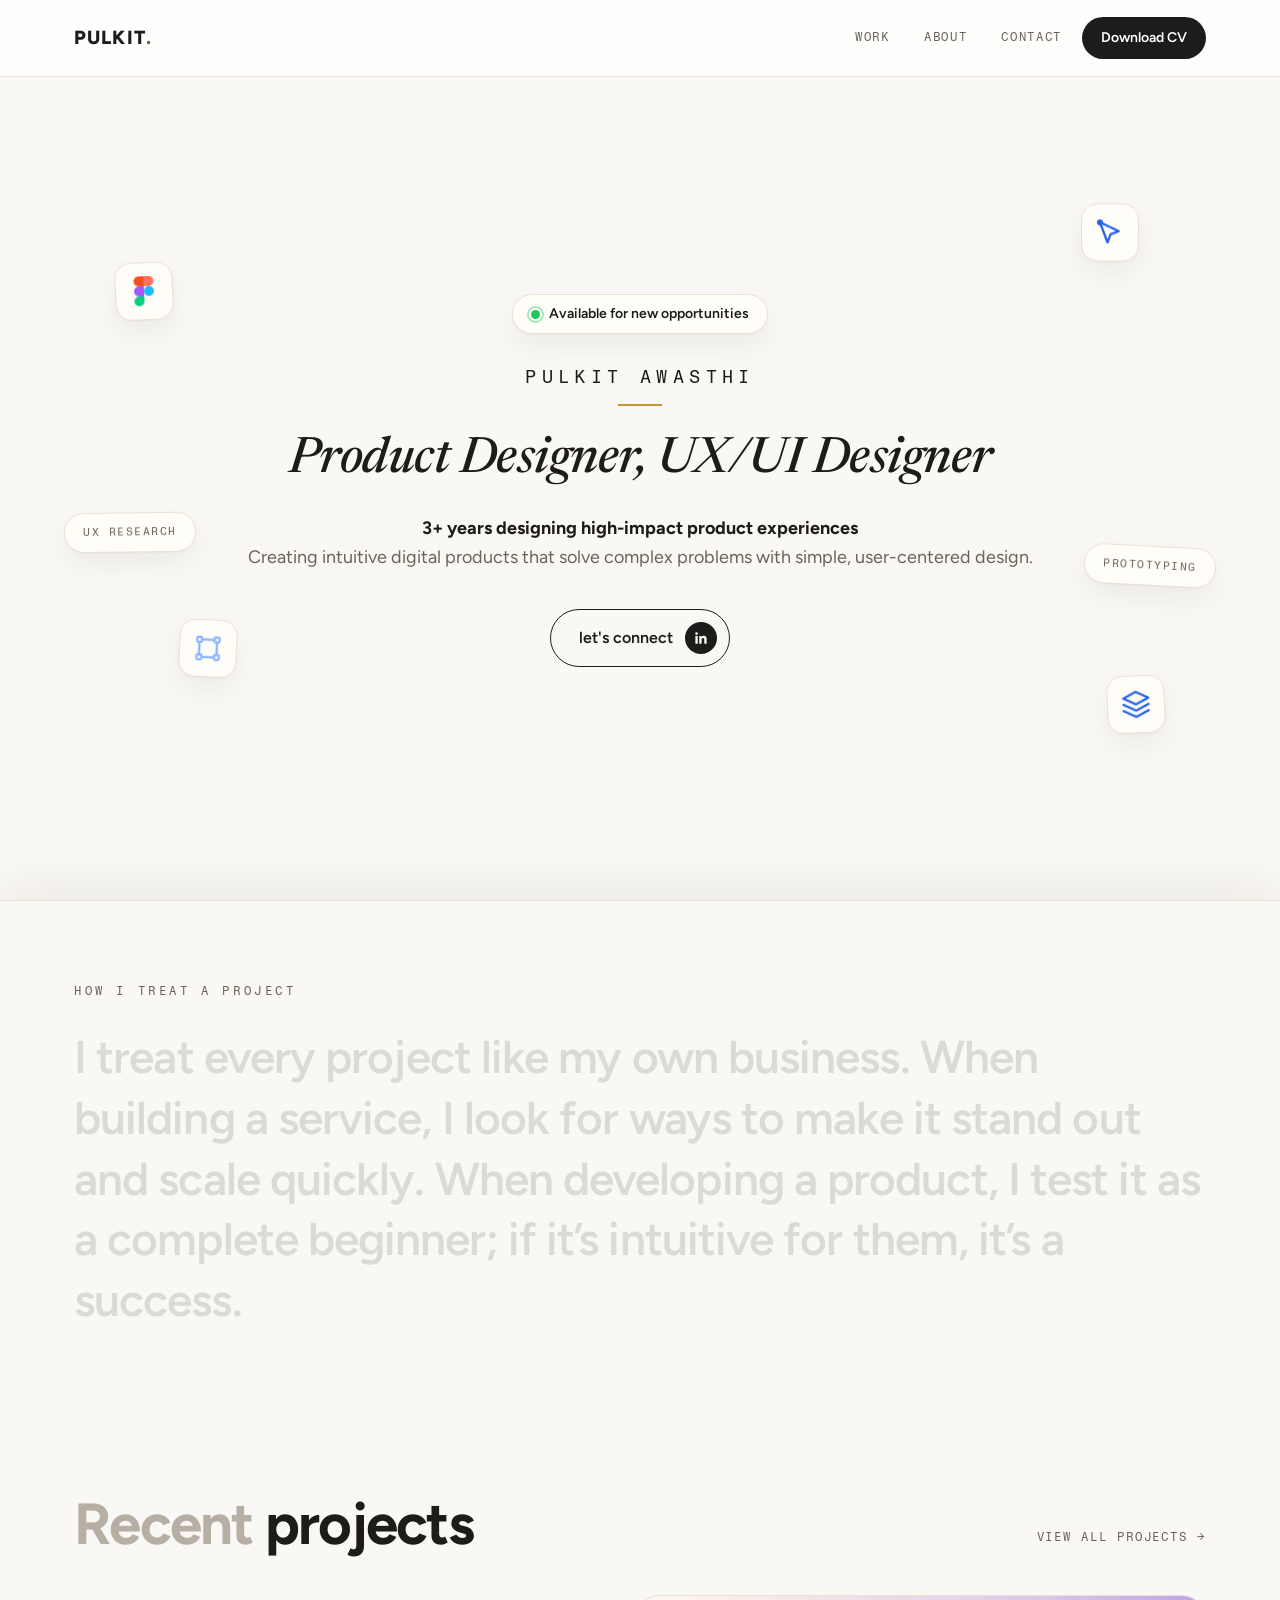
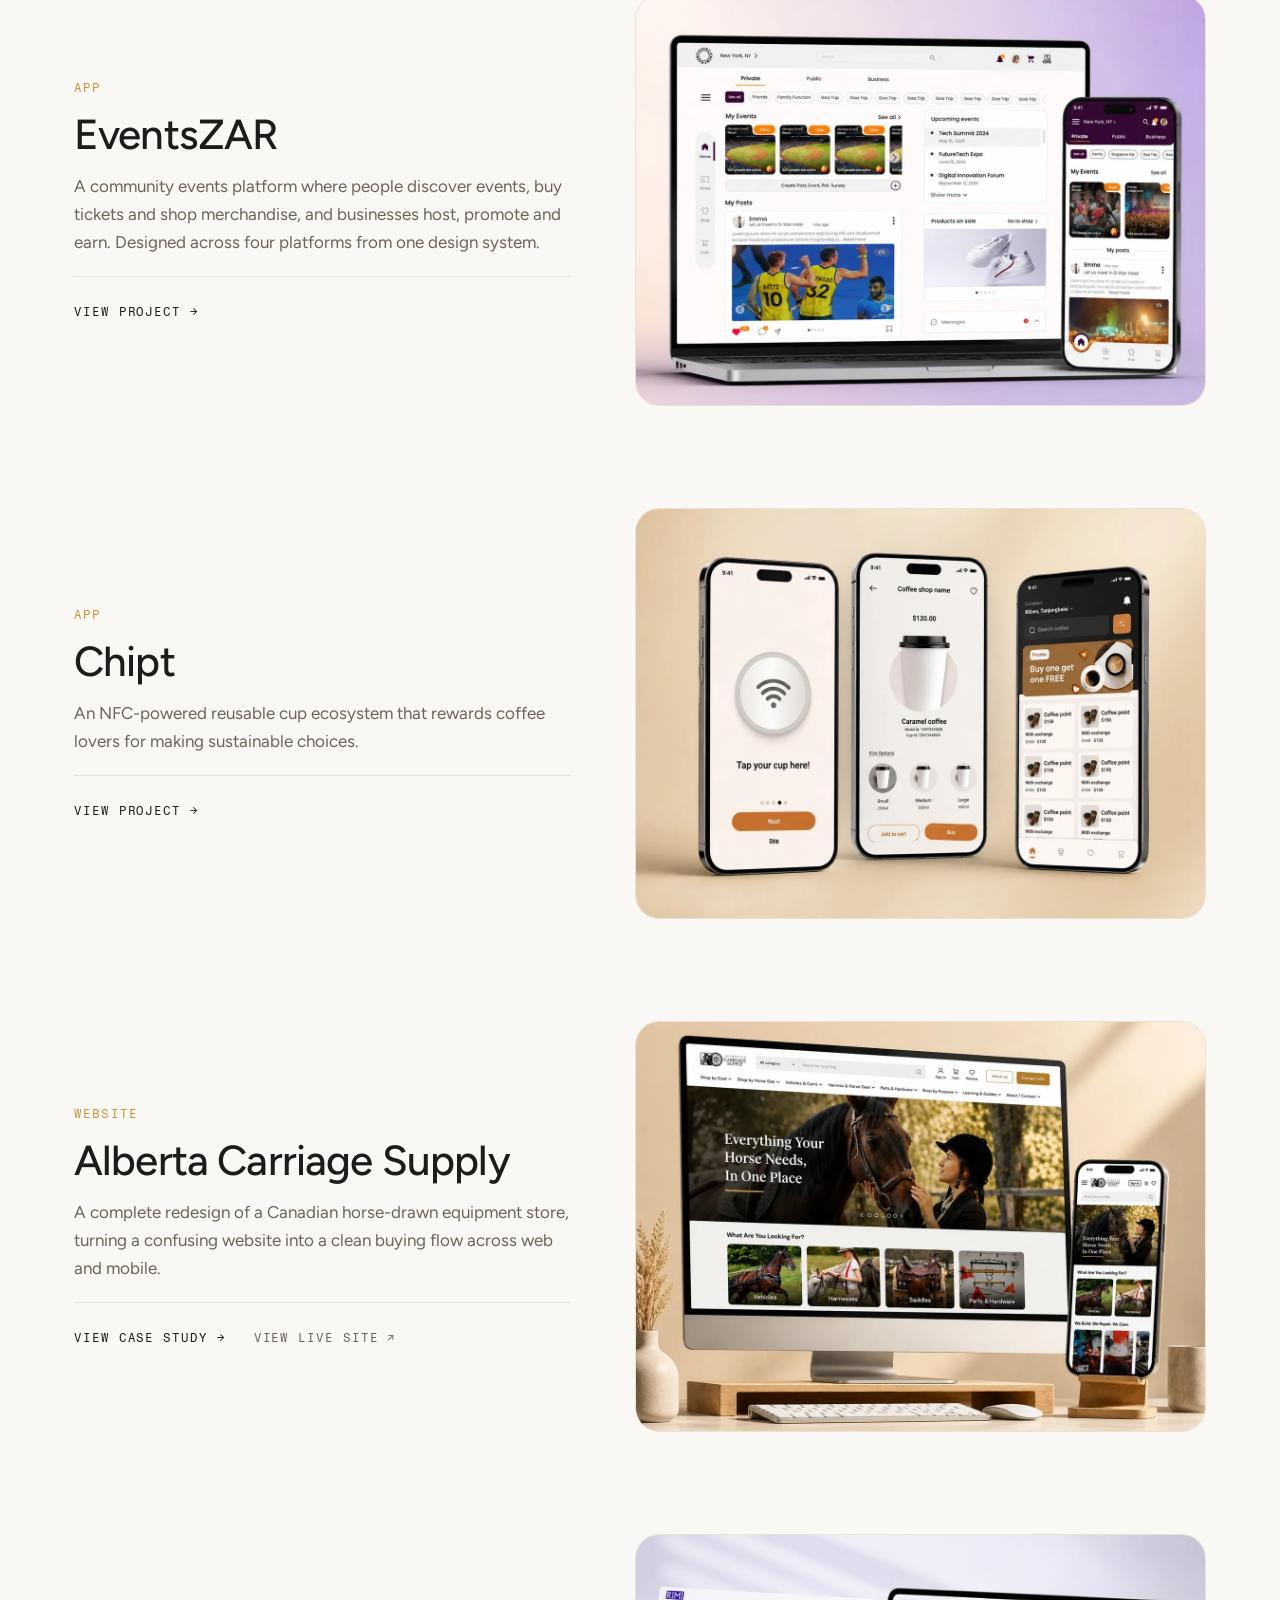
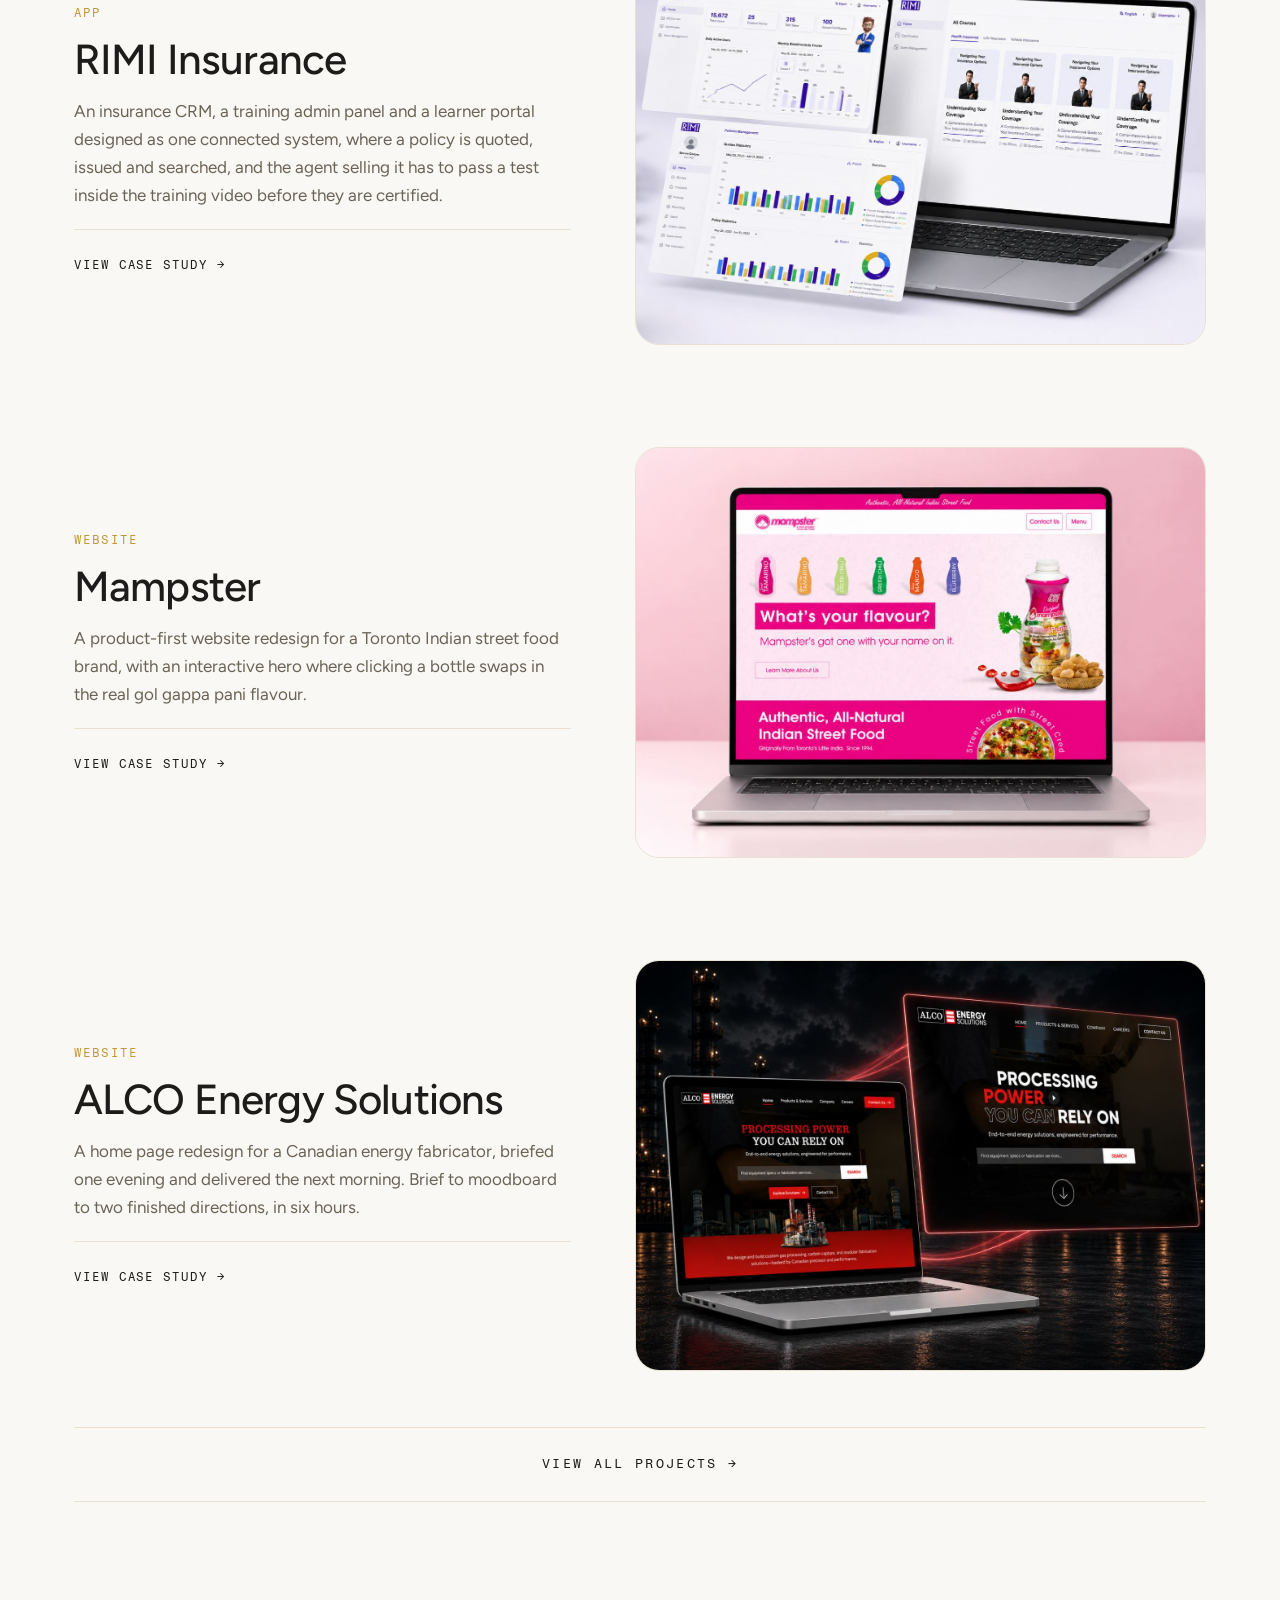
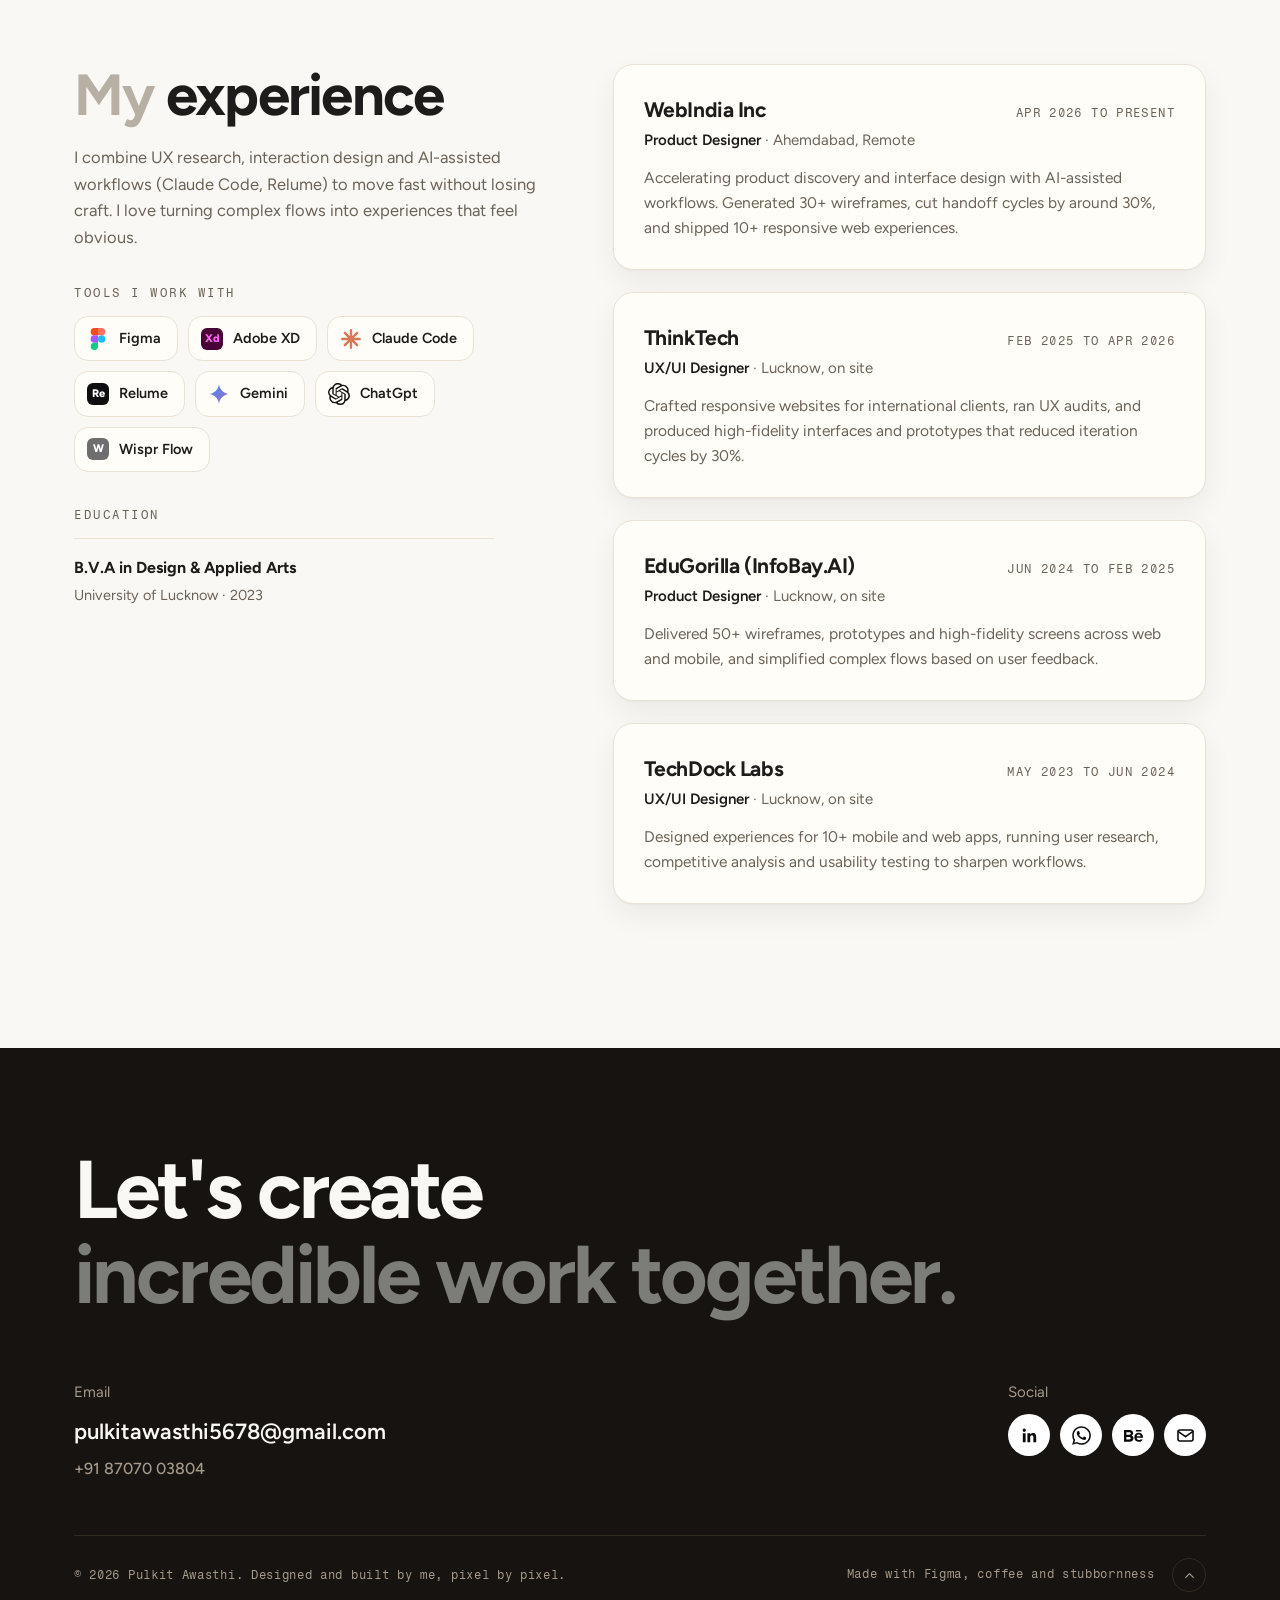
<file: index.html>
<!DOCTYPE html>
<html lang="en">
<head>
  <meta charset="UTF-8" />
  <meta name="viewport" content="width=device-width, initial-scale=1.0" />
  <title>Pulkit Awasthi | Product Designer & UX/UI Designer</title>
  <meta name="description" content="Portfolio of Pulkit Awasthi, a Product & UX/UI Designer designing high-impact product experiences across SaaS, EdTech, AI and enterprise products." />
  <link rel="icon" type="image/svg+xml" href="images/favicon.svg" />
  <link rel="preconnect" href="https://fonts.googleapis.com" />
  <link rel="preconnect" href="https://fonts.gstatic.com" crossorigin />
  <link href="https://fonts.googleapis.com/css2?family=Figtree:wght@400;500;600;700;800&family=Newsreader:ital,opsz,wght@1,6..72,400;1,6..72,500&family=Fragment+Mono&display=swap" rel="stylesheet" />
  <link rel="stylesheet" href="css/styles.css" />
</head>
<body>

  <!-- NAV -->
  <header class="nav">
    <div class="container nav-inner">
      <a class="logo" href="index.html">PULKIT<span>.</span></a>
      <button class="nav-toggle" aria-label="Menu">&#9776;</button>
      <nav class="nav-links">
        <a href="work.html">Work</a>
        <a href="about.html">About</a>
        <a href="contact.html">Contact</a>
        <a class="btn btn-primary" href="Pulkit_Awasthi_CV.pdf" download>Download CV</a>
      </nav>
    </div>
  </header>

  <!-- HERO -->
  <div class="pin-wrap">
  <section class="hero">
    <!-- Figma -->
    <div class="float f1" title="Figma">
      <svg viewBox="0 0 38 57" xmlns="http://www.w3.org/2000/svg" aria-hidden="true">
        <path fill="#1abcfe" d="M19 28.5a9.5 9.5 0 1 1 19 0 9.5 9.5 0 0 1-19 0z"/>
        <path fill="#0acf83" d="M0 47.5A9.5 9.5 0 0 1 9.5 38H19v9.5a9.5 9.5 0 1 1-19 0z"/>
        <path fill="#ff7262" d="M19 0v19h9.5a9.5 9.5 0 1 0 0-19H19z"/>
        <path fill="#f24e1e" d="M0 9.5A9.5 9.5 0 0 0 9.5 19H19V0H9.5A9.5 9.5 0 0 0 0 9.5z"/>
        <path fill="#a259ff" d="M0 28.5A9.5 9.5 0 0 0 9.5 38H19V19H9.5A9.5 9.5 0 0 0 0 28.5z"/>
      </svg>
    </div>
    <!-- Pen tool -->
    <div class="float f2" title="Pen tool">
      <svg viewBox="0 0 24 24" fill="none" stroke="#2563EB" stroke-width="1.8" stroke-linecap="round" stroke-linejoin="round" aria-hidden="true">
        <path d="M4 4l6 16 2.5-6.5L19 11 4 4z"/>
        <circle cx="4" cy="4" r="1.6" fill="#2563EB"/>
      </svg>
    </div>
    <!-- Vector -->
    <div class="float f3" title="Vector">
      <svg viewBox="0 0 24 24" fill="none" stroke="#8AB4FF" stroke-width="1.8" stroke-linecap="round" stroke-linejoin="round" aria-hidden="true">
        <rect x="3" y="3" width="4" height="4" rx="1"/>
        <rect x="17" y="3" width="4" height="4" rx="1"/>
        <rect x="3" y="17" width="4" height="4" rx="1"/>
        <rect x="17" y="17" width="4" height="4" rx="1"/>
        <path d="M7 5h10M5 7v10M19 7v10M7 19h10"/>
      </svg>
    </div>
    <!-- Layers / design system -->
    <div class="float f4" title="Design system">
      <svg viewBox="0 0 24 24" fill="none" stroke="#2563EB" stroke-width="1.8" stroke-linecap="round" stroke-linejoin="round" aria-hidden="true">
        <path d="M12 2 2 7l10 5 10-5-10-5z"/>
        <path d="m2 12 10 5 10-5"/>
        <path d="m2 17 10 5 10-5"/>
      </svg>
    </div>
    <div class="float pill f5" title="UX">UX Research</div>
    <div class="float pill f6" title="Prototype">Prototyping</div>

    <div class="container">
      <span class="avail-pill" id="site-avail-pill"><span class="dot"></span> Available for new opportunities</span>
      <h1 class="hero-name" id="site-hero-name">Pulkit Awasthi</h1>
      <h2 class="hero-role">
        <span class="ln-a" id="site-hero-a">Product Designer,</span>
        <span class="ln-b" id="site-hero-b">UX/UI Designer</span>
      </h2>
      <p class="hero-lead"><b id="site-hero-strong">3+ years designing high-impact product experiences</b> <span id="site-hero-lead">across SaaS, EdTech, AI and enterprise products at WebIndia, ThinkTech, EduGorilla and TechDock Labs. I turn complex problems into interfaces people actually enjoy using.</span></p>
      <div class="hero-actions">
        <a class="btn btn-primary" id="hero-linkedin" href="#" target="_blank" rel="noopener noreferrer">let's connect <span class="cta-icon" aria-hidden="true"><svg viewBox="0 0 24 24" fill="currentColor" width="16" height="16"><path d="M20.45 20.45h-3.55v-5.57c0-1.33-.03-3.04-1.85-3.04-1.85 0-2.14 1.45-2.14 2.94v5.67H9.36V9h3.41v1.56h.05c.47-.9 1.63-1.85 3.36-1.85 3.6 0 4.27 2.37 4.27 5.45v6.29zM5.34 7.43a2.06 2.06 0 1 1 0-4.12 2.06 2.06 0 0 1 0 4.12zM7.12 20.45H3.56V9h3.56v11.45z"/></svg></span></a>
      </div>
    </div>
  </section>

  <!-- APPROACH — how I treat a project -->
  <section class="approach" id="approach">
    <div class="container">
      <div class="eyebrow" id="site-approach-kicker">How I treat a project</div>
      <p class="statement" id="site-approach">Every project I take on, I treat as my own business. When it is a service, I work like an owner, looking for how it can stand out and grow faster. When it is a product, I flip to being its simplest user, someone with no idea of anything, and if that person can still use it with ease, the design has done its job.</p>
    </div>
  </section>

  <!-- SELECTED PROJECTS -->
  <!-- the reveal sits on .container, not the section: this section has to stay
       opaque to cover the pinned hero, and .reveal starts at opacity 0 -->
  <section class="section" id="work">
    <div class="container reveal">
      <div class="section-head">
        <h2 id="site-projects-heading"><span class="g">Selected</span> projects</h2>
        <a class="head-link" href="work.html">View all projects <span class="arw" aria-hidden="true">&rarr;</span></a>
      </div>
      <div class="pgrid" id="grid" data-limit="4"></div>
      <div class="pgrid-cta">
        <a href="work.html">View all projects <span class="arw" aria-hidden="true">&rarr;</span></a>
      </div>
    </div>
  </section>
  </div><!-- /pin-wrap -->

  <!-- EXPERIENCE -->
  <section class="section reveal" id="experience">
    <div class="container xp-grid">
      <div class="xp-left">
        <h2><span class="g">My</span> experience</h2>
        <p class="xp-desc" id="site-about-desc">I combine UX research, interaction design and AI-assisted workflows to move fast without losing craft.</p>
        <div class="xp-sub">Tools I work with</div>
        <div class="tools-row" id="site-tools"></div>
        <div class="xp-sub">Education</div>
        <div class="edu-card" id="site-education"></div>
      </div>
      <div class="xp-stack" id="site-timeline"></div>
    </div>
  </section>

  <!-- FOOTER -->
  <footer class="footer" id="contact">
    <div class="container">
      <h2 class="foot-big"><span class="w js-cycle">Let's create</span><span class="g">incredible work together.</span></h2>
      <div class="foot-cols">
        <div class="fc">
          <div class="flabel">Email</div>
          <a class="fmail" id="footer-email" href="mailto:pulkitawasthi5678@gmail.com">pulkitawasthi5678@gmail.com</a>
          <a class="fphone" id="footer-phone" href="tel:+918707003804">+91 87070 03804</a>
        </div>
        <div class="fc">
          <div class="flabel">Social</div>
          <div class="socials">
            <a id="footer-linkedin" href="#" target="_blank" rel="noopener noreferrer" aria-label="LinkedIn">
              <svg viewBox="0 0 24 24" fill="currentColor" aria-hidden="true"><path d="M20.45 20.45h-3.55v-5.57c0-1.33-.03-3.04-1.85-3.04-1.85 0-2.14 1.45-2.14 2.94v5.67H9.36V9h3.41v1.56h.05c.47-.9 1.63-1.85 3.36-1.85 3.6 0 4.27 2.37 4.27 5.45v6.29zM5.34 7.43a2.06 2.06 0 1 1 0-4.12 2.06 2.06 0 0 1 0 4.12zM7.12 20.45H3.56V9h3.56v11.45z"/></svg>
            </a>
            <a id="footer-whatsapp" href="#" target="_blank" rel="noopener noreferrer" aria-label="WhatsApp">
              <svg viewBox="0 0 24 24" fill="currentColor" aria-hidden="true"><path d="M17.47 14.38c-.3-.15-1.76-.87-2.03-.97-.27-.1-.47-.15-.67.15-.2.3-.77.96-.94 1.16-.17.2-.35.22-.64.08-.3-.15-1.26-.47-2.4-1.48-.88-.79-1.48-1.76-1.65-2.06-.17-.3-.02-.46.13-.6.13-.14.3-.35.44-.52.15-.17.2-.3.3-.5.1-.2.05-.37-.02-.52-.08-.15-.67-1.62-.92-2.22-.24-.58-.49-.5-.67-.51h-.57c-.2 0-.52.07-.8.37-.27.3-1.04 1.02-1.04 2.5 0 1.47 1.07 2.9 1.22 3.1.15.2 2.1 3.2 5.08 4.49.71.3 1.27.49 1.7.63.72.23 1.37.2 1.88.12.57-.09 1.76-.72 2.01-1.42.25-.7.25-1.3.17-1.42-.07-.12-.27-.2-.57-.35zM12.05 21.79h-.01a9.8 9.8 0 0 1-5-1.37l-.36-.21-3.72.97.99-3.62-.23-.37a9.77 9.77 0 0 1-1.5-5.21c0-5.4 4.4-9.79 9.81-9.79a9.73 9.73 0 0 1 6.93 2.87 9.73 9.73 0 0 1 2.87 6.94c0 5.4-4.4 9.79-9.78 9.79zm8.33-18.11A11.7 11.7 0 0 0 12.05.25C5.56.25.28 5.53.28 12.02c0 2.07.54 4.1 1.57 5.89L.18 23.75l5.98-1.57a11.76 11.76 0 0 0 5.88 1.5h.01c6.49 0 11.77-5.28 11.77-11.77 0-3.14-1.22-6.1-3.44-8.23z"/></svg>
            </a>
            <a href="https://www.behance.net/pulkitawasth" target="_blank" rel="noopener noreferrer" aria-label="Behance">
              <svg viewBox="0 0 24 24" fill="currentColor" aria-hidden="true"><path d="M22 7h-7V5h7v2zm1.726 10c-.442 1.297-2.029 3-5.101 3-3.074 0-5.564-1.729-5.564-5.675 0-3.91 2.325-5.92 5.466-5.92 3.082 0 4.964 1.782 5.375 4.426.078.506.109 1.188.095 2.14H15.97c.13 3.211 3.483 3.312 4.588 2.029h3.168zm-7.686-4h4.965c-.105-1.547-1.136-2.219-2.477-2.219-1.466 0-2.277.768-2.488 2.219zm-9.574 6.988H0V5.021h6.953c5.476.081 5.58 5.444 2.72 6.906 3.461 1.26 3.577 8.061-3.207 8.061zM3 11h3.584c2.508 0 2.906-3-.312-3H3v3zm3.391 3H3v3.016h3.341c3.055 0 2.868-3.016.05-3.016z"/></svg>
            </a>
            <a id="footer-mail" href="mailto:pulkitawasthi5678@gmail.com" aria-label="Email">
              <svg viewBox="0 0 24 24" fill="none" stroke="currentColor" stroke-width="2" stroke-linecap="round" stroke-linejoin="round" aria-hidden="true"><rect x="2.5" y="5" width="19" height="14" rx="2.5"/><path d="m3 7 9 6.5L21 7"/></svg>
            </a>
          </div>
        </div>
      </div>
      <div class="foot-rule"></div>
      <div class="foot-small">
        <div>© <span id="yr"></span> Pulkit Awasthi. Designed and built by me, pixel by pixel.</div>
        <div>Made with Figma, coffee and stubbornness
          <button class="to-top" type="button" aria-label="Back to top">
            <svg viewBox="0 0 24 24" fill="none" stroke="currentColor" stroke-width="2" stroke-linecap="round" stroke-linejoin="round" width="15" height="15"><path d="M18 15l-6-6-6 6"/></svg>
          </button>
        </div>
      </div>
    </div>
  </footer>

  <script>document.getElementById("yr").textContent = new Date().getFullYear();</script>
  <!-- The ?v= stamp is bumped automatically on each publish, so browsers cache this file until it actually changes. -->
  <script src="js/projects.js?v=1786552116"></script>
  <script src="js/store.js"></script>
  <script src="js/main.js"></script>
</body>
</html>
</file>
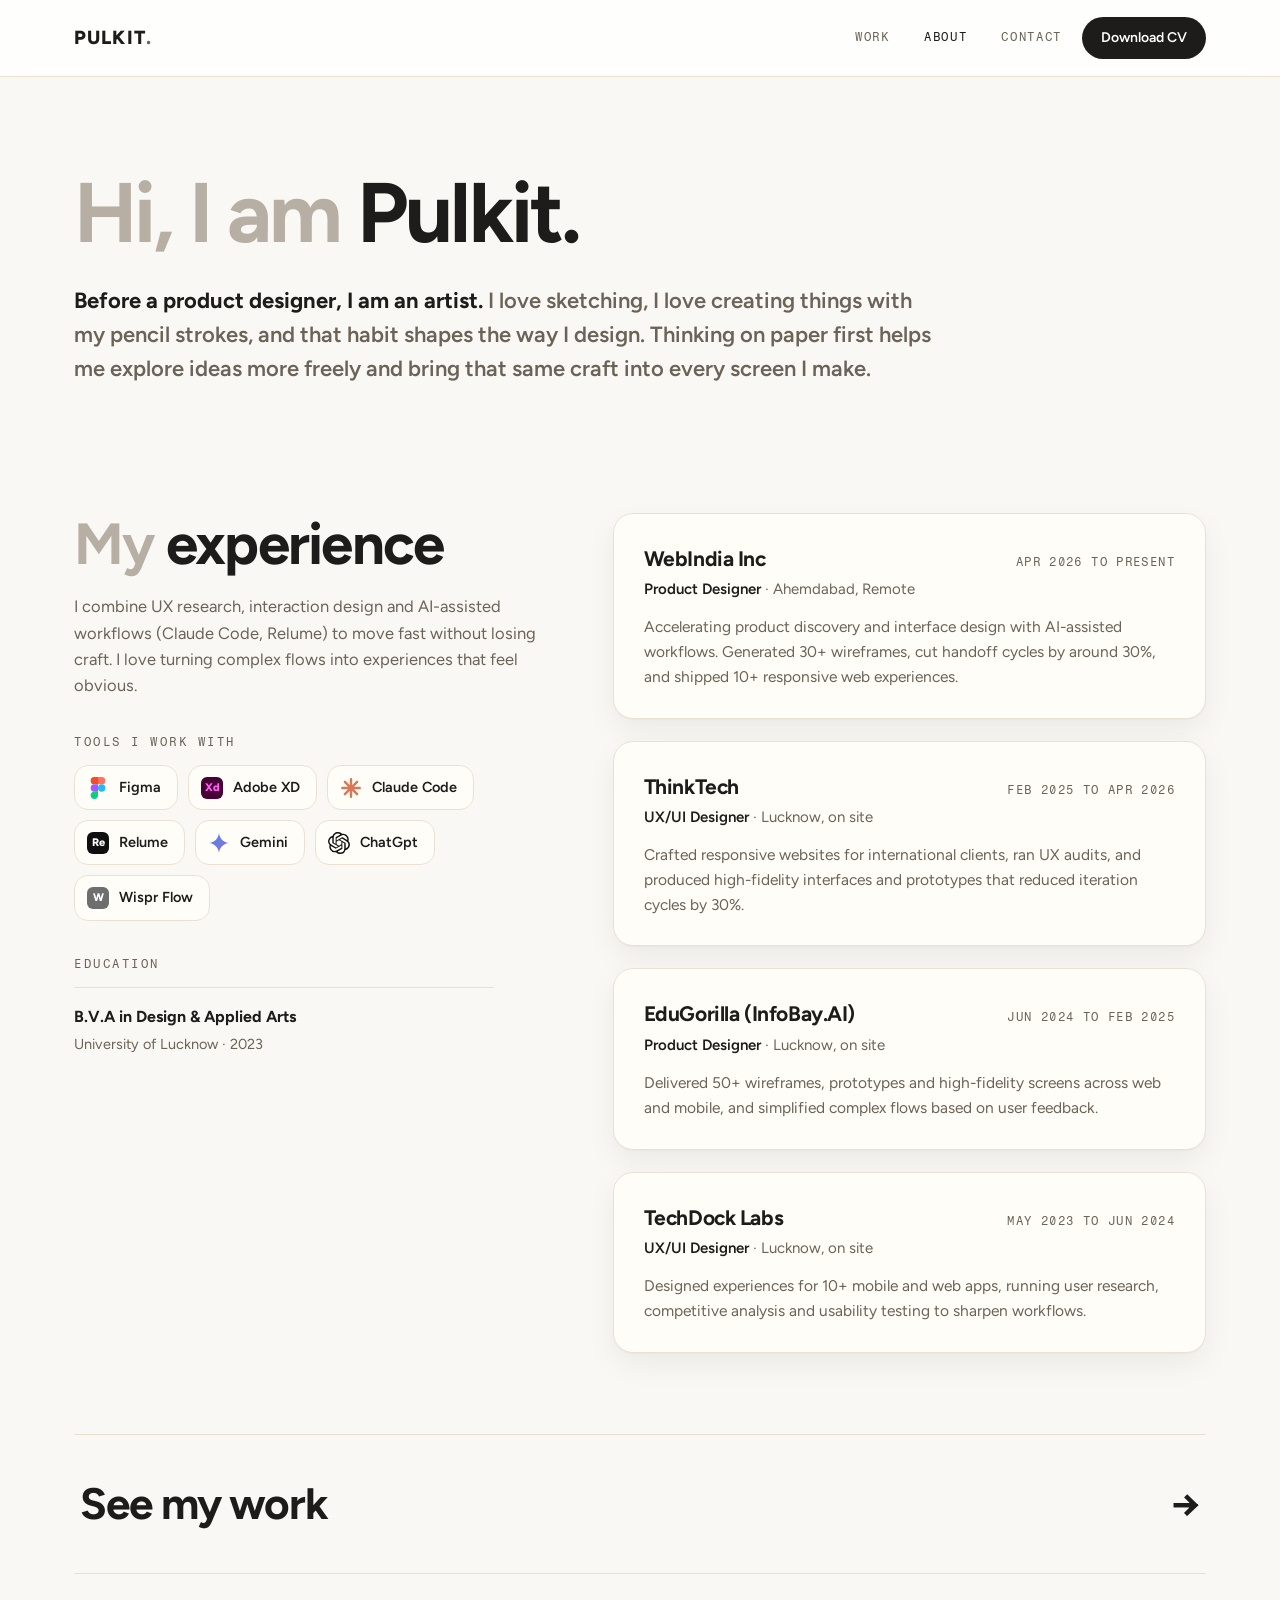
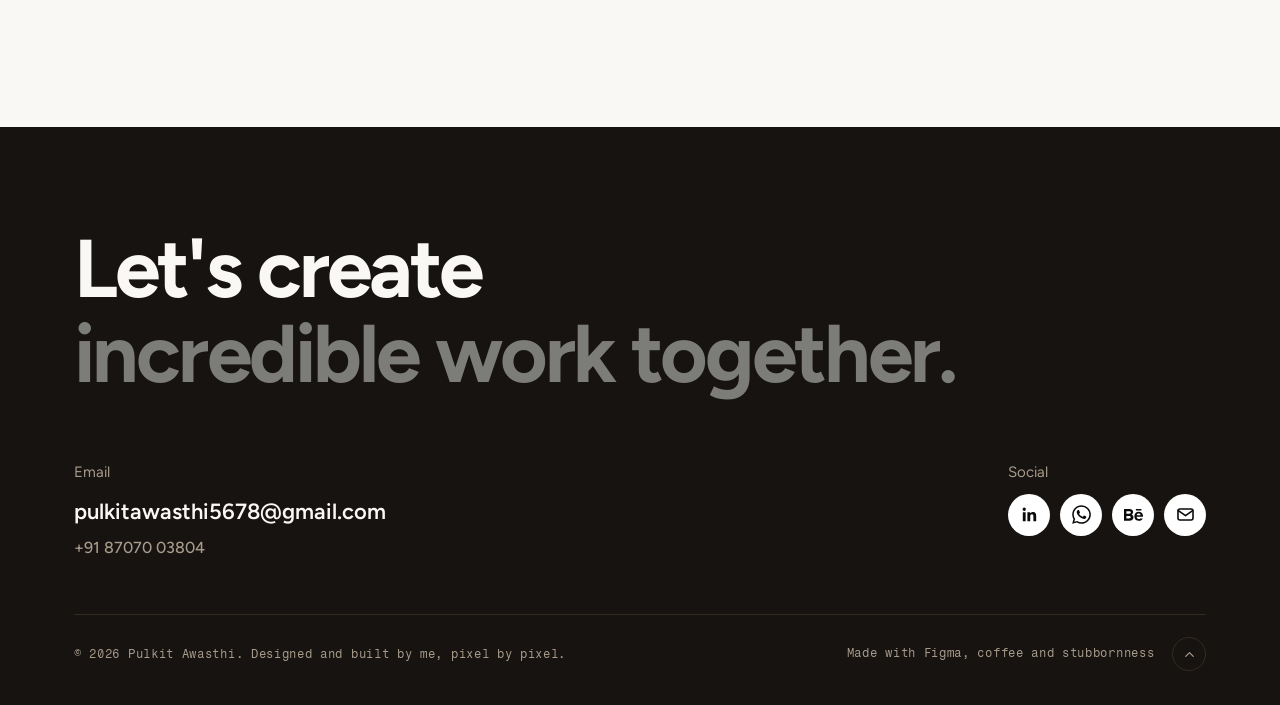
<file: about.html>
<!DOCTYPE html>
<html lang="en">
<head>
  <meta charset="UTF-8" />
  <meta name="viewport" content="width=device-width, initial-scale=1.0" />
  <title>About | Pulkit Awasthi</title>
  <meta name="description" content="About Pulkit Awasthi, Product & UX/UI Designer: artist at heart, experience across SaaS, EdTech, AI and enterprise products." />
  <link rel="icon" type="image/svg+xml" href="images/favicon.svg" />
  <link rel="preconnect" href="https://fonts.googleapis.com" />
  <link rel="preconnect" href="https://fonts.gstatic.com" crossorigin />
  <link href="https://fonts.googleapis.com/css2?family=Figtree:wght@400;500;600;700;800&family=Newsreader:ital,opsz,wght@1,6..72,400;1,6..72,500&family=Fragment+Mono&display=swap" rel="stylesheet" />
  <link rel="stylesheet" href="css/styles.css" />
</head>
<body>

  <!-- NAV -->
  <header class="nav">
    <div class="container nav-inner">
      <a class="logo" href="index.html">PULKIT<span>.</span></a>
      <button class="nav-toggle" aria-label="Menu">&#9776;</button>
      <nav class="nav-links">
        <a href="work.html">Work</a>
        <a href="about.html">About</a>
        <a href="contact.html">Contact</a>
        <a class="btn btn-primary" href="Pulkit_Awasthi_CV.pdf" download>Download CV</a>
      </nav>
    </div>
  </header>

  <!-- ABOUT HERO -->
  <section class="about-hero reveal">
    <div class="container">
      <h1 id="site-aboutpage-heading"><span class="g">Hi, I am</span> Pulkit.</h1>
      <p class="about-text" id="site-aboutpage-text"><b>Before a product designer, I am an artist.</b> I love sketching, I love creating things with my pencil strokes, and that habit shapes the way I design. Thinking on paper first helps me explore ideas more freely and bring that same craft into every screen I make.</p>
    </div>
  </section>

  <!-- EXPERIENCE -->
  <section class="section reveal" id="experience">
    <div class="container xp-grid">
      <div class="xp-left">
        <h2><span class="g">My</span> experience</h2>
        <p class="xp-desc" id="site-about-desc">I combine UX research, interaction design and AI-assisted workflows to move fast without losing craft.</p>
        <div class="xp-sub">Tools I work with</div>
        <div class="tools-row" id="site-tools"></div>
        <div class="xp-sub">Education</div>
        <div class="edu-card" id="site-education"></div>
      </div>
      <div class="xp-stack" id="site-timeline"></div>
    </div>
  </section>

  <!-- WORK LINK -->
  <section class="work-link-row reveal">
    <div class="container">
      <a href="work.html">See my work <span class="arw" aria-hidden="true">&rarr;</span></a>
    </div>
  </section>

  <!-- FOOTER -->
  <footer class="footer">
    <div class="container">
      <h2 class="foot-big"><span class="w js-cycle">Let's create</span><span class="g">incredible work together.</span></h2>
      <div class="foot-cols">
        <div class="fc">
          <div class="flabel">Email</div>
          <a class="fmail" id="footer-email" href="mailto:pulkitawasthi5678@gmail.com">pulkitawasthi5678@gmail.com</a>
          <a class="fphone" id="footer-phone" href="tel:+918707003804">+91 87070 03804</a>
        </div>
        <div class="fc">
          <div class="flabel">Social</div>
          <div class="socials">
            <a id="footer-linkedin" href="#" target="_blank" rel="noopener noreferrer" aria-label="LinkedIn">
              <svg viewBox="0 0 24 24" fill="currentColor" aria-hidden="true"><path d="M20.45 20.45h-3.55v-5.57c0-1.33-.03-3.04-1.85-3.04-1.85 0-2.14 1.45-2.14 2.94v5.67H9.36V9h3.41v1.56h.05c.47-.9 1.63-1.85 3.36-1.85 3.6 0 4.27 2.37 4.27 5.45v6.29zM5.34 7.43a2.06 2.06 0 1 1 0-4.12 2.06 2.06 0 0 1 0 4.12zM7.12 20.45H3.56V9h3.56v11.45z"/></svg>
            </a>
            <a id="footer-whatsapp" href="#" target="_blank" rel="noopener noreferrer" aria-label="WhatsApp">
              <svg viewBox="0 0 24 24" fill="currentColor" aria-hidden="true"><path d="M17.47 14.38c-.3-.15-1.76-.87-2.03-.97-.27-.1-.47-.15-.67.15-.2.3-.77.96-.94 1.16-.17.2-.35.22-.64.08-.3-.15-1.26-.47-2.4-1.48-.88-.79-1.48-1.76-1.65-2.06-.17-.3-.02-.46.13-.6.13-.14.3-.35.44-.52.15-.17.2-.3.3-.5.1-.2.05-.37-.02-.52-.08-.15-.67-1.62-.92-2.22-.24-.58-.49-.5-.67-.51h-.57c-.2 0-.52.07-.8.37-.27.3-1.04 1.02-1.04 2.5 0 1.47 1.07 2.9 1.22 3.1.15.2 2.1 3.2 5.08 4.49.71.3 1.27.49 1.7.63.72.23 1.37.2 1.88.12.57-.09 1.76-.72 2.01-1.42.25-.7.25-1.3.17-1.42-.07-.12-.27-.2-.57-.35zM12.05 21.79h-.01a9.8 9.8 0 0 1-5-1.37l-.36-.21-3.72.97.99-3.62-.23-.37a9.77 9.77 0 0 1-1.5-5.21c0-5.4 4.4-9.79 9.81-9.79a9.73 9.73 0 0 1 6.93 2.87 9.73 9.73 0 0 1 2.87 6.94c0 5.4-4.4 9.79-9.78 9.79zm8.33-18.11A11.7 11.7 0 0 0 12.05.25C5.56.25.28 5.53.28 12.02c0 2.07.54 4.1 1.57 5.89L.18 23.75l5.98-1.57a11.76 11.76 0 0 0 5.88 1.5h.01c6.49 0 11.77-5.28 11.77-11.77 0-3.14-1.22-6.1-3.44-8.23z"/></svg>
            </a>
            <a href="https://www.behance.net/pulkitawasth" target="_blank" rel="noopener noreferrer" aria-label="Behance">
              <svg viewBox="0 0 24 24" fill="currentColor" aria-hidden="true"><path d="M22 7h-7V5h7v2zm1.726 10c-.442 1.297-2.029 3-5.101 3-3.074 0-5.564-1.729-5.564-5.675 0-3.91 2.325-5.92 5.466-5.92 3.082 0 4.964 1.782 5.375 4.426.078.506.109 1.188.095 2.14H15.97c.13 3.211 3.483 3.312 4.588 2.029h3.168zm-7.686-4h4.965c-.105-1.547-1.136-2.219-2.477-2.219-1.466 0-2.277.768-2.488 2.219zm-9.574 6.988H0V5.021h6.953c5.476.081 5.58 5.444 2.72 6.906 3.461 1.26 3.577 8.061-3.207 8.061zM3 11h3.584c2.508 0 2.906-3-.312-3H3v3zm3.391 3H3v3.016h3.341c3.055 0 2.868-3.016.05-3.016z"/></svg>
            </a>
            <a id="footer-mail" href="mailto:pulkitawasthi5678@gmail.com" aria-label="Email">
              <svg viewBox="0 0 24 24" fill="none" stroke="currentColor" stroke-width="2" stroke-linecap="round" stroke-linejoin="round" aria-hidden="true"><rect x="2.5" y="5" width="19" height="14" rx="2.5"/><path d="m3 7 9 6.5L21 7"/></svg>
            </a>
          </div>
        </div>
      </div>
      <div class="foot-rule"></div>
      <div class="foot-small">
        <div>© <span id="yr"></span> Pulkit Awasthi. Designed and built by me, pixel by pixel.</div>
        <div>Made with Figma, coffee and stubbornness
          <button class="to-top" type="button" aria-label="Back to top">
            <svg viewBox="0 0 24 24" fill="none" stroke="currentColor" stroke-width="2" stroke-linecap="round" stroke-linejoin="round" width="15" height="15"><path d="M18 15l-6-6-6 6"/></svg>
          </button>
        </div>
      </div>
    </div>
  </footer>

  <script>document.getElementById("yr").textContent = new Date().getFullYear();</script>
  <!-- The ?v= stamp is bumped automatically on each publish, so browsers cache this file until it actually changes. -->
  <script src="js/projects.js?v=1786552116"></script>
  <script src="js/store.js"></script>
  <script src="js/main.js"></script>
</body>
</html>
</file>
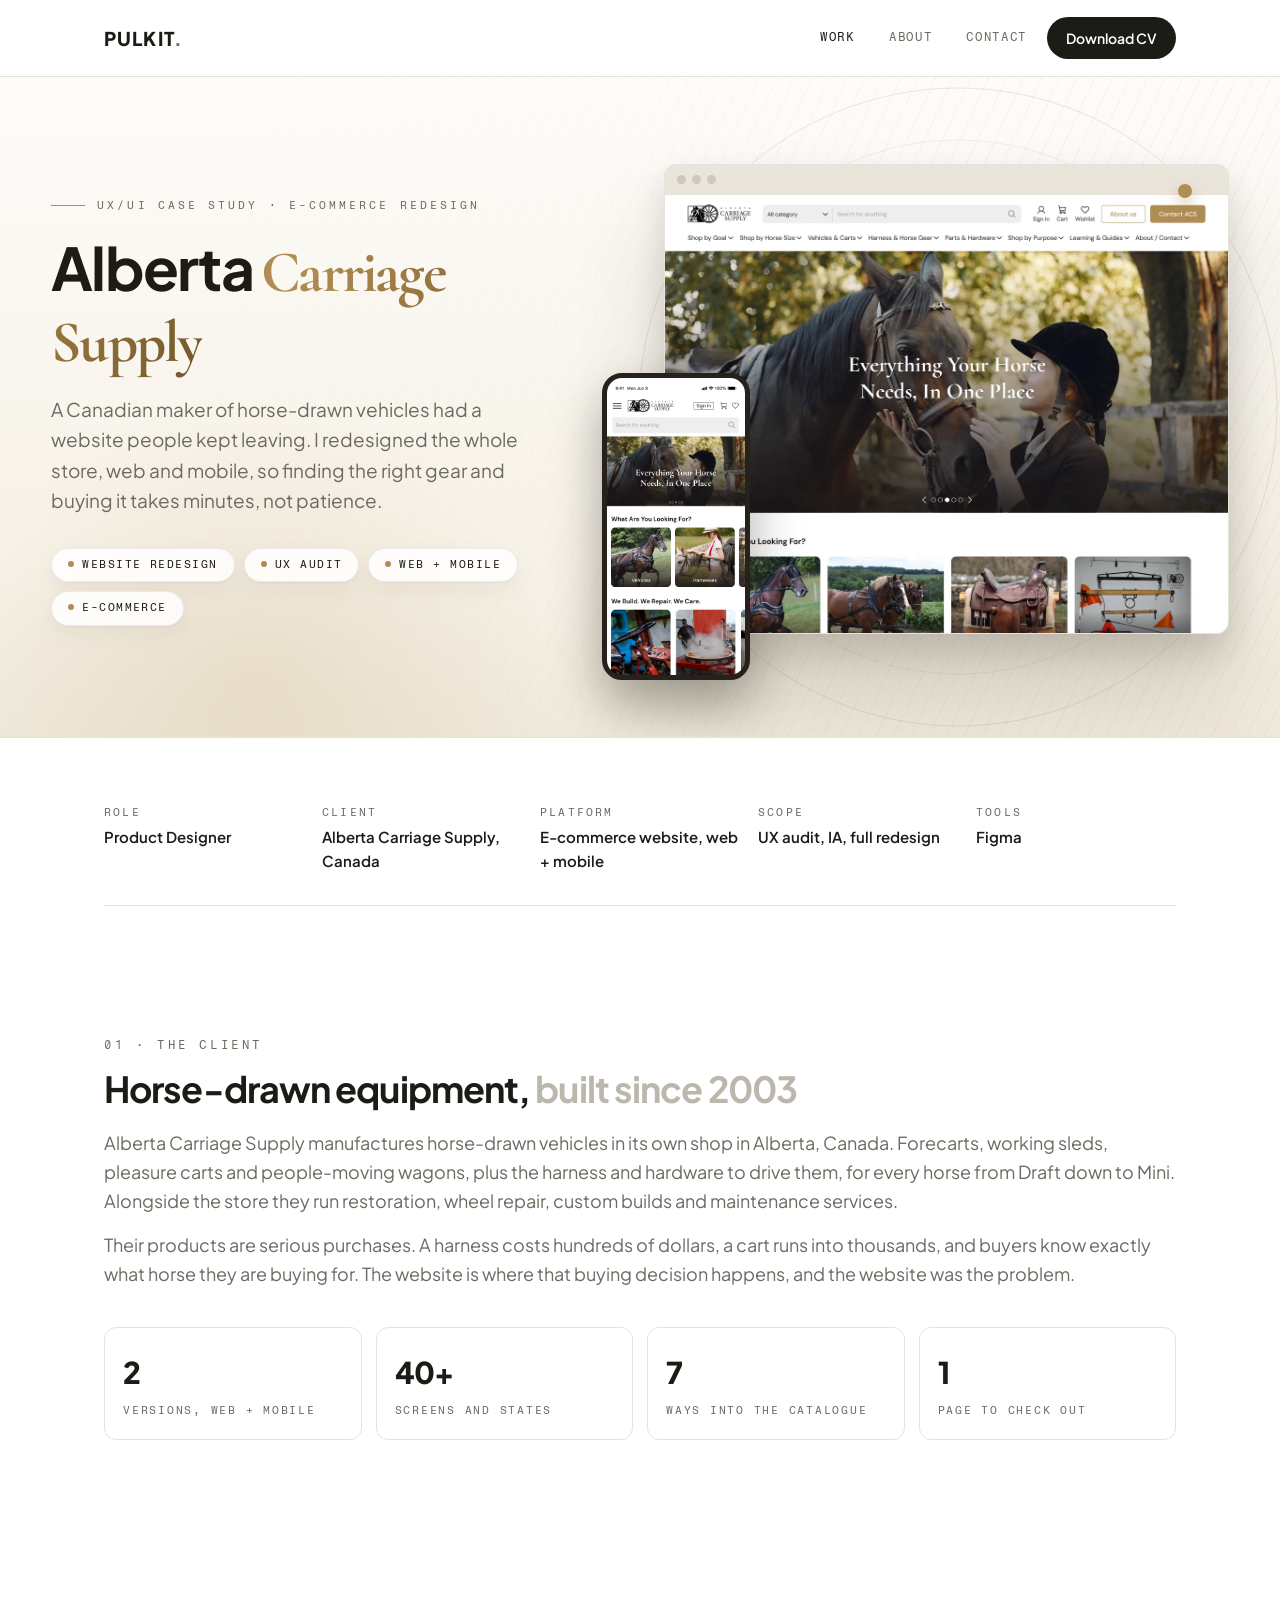
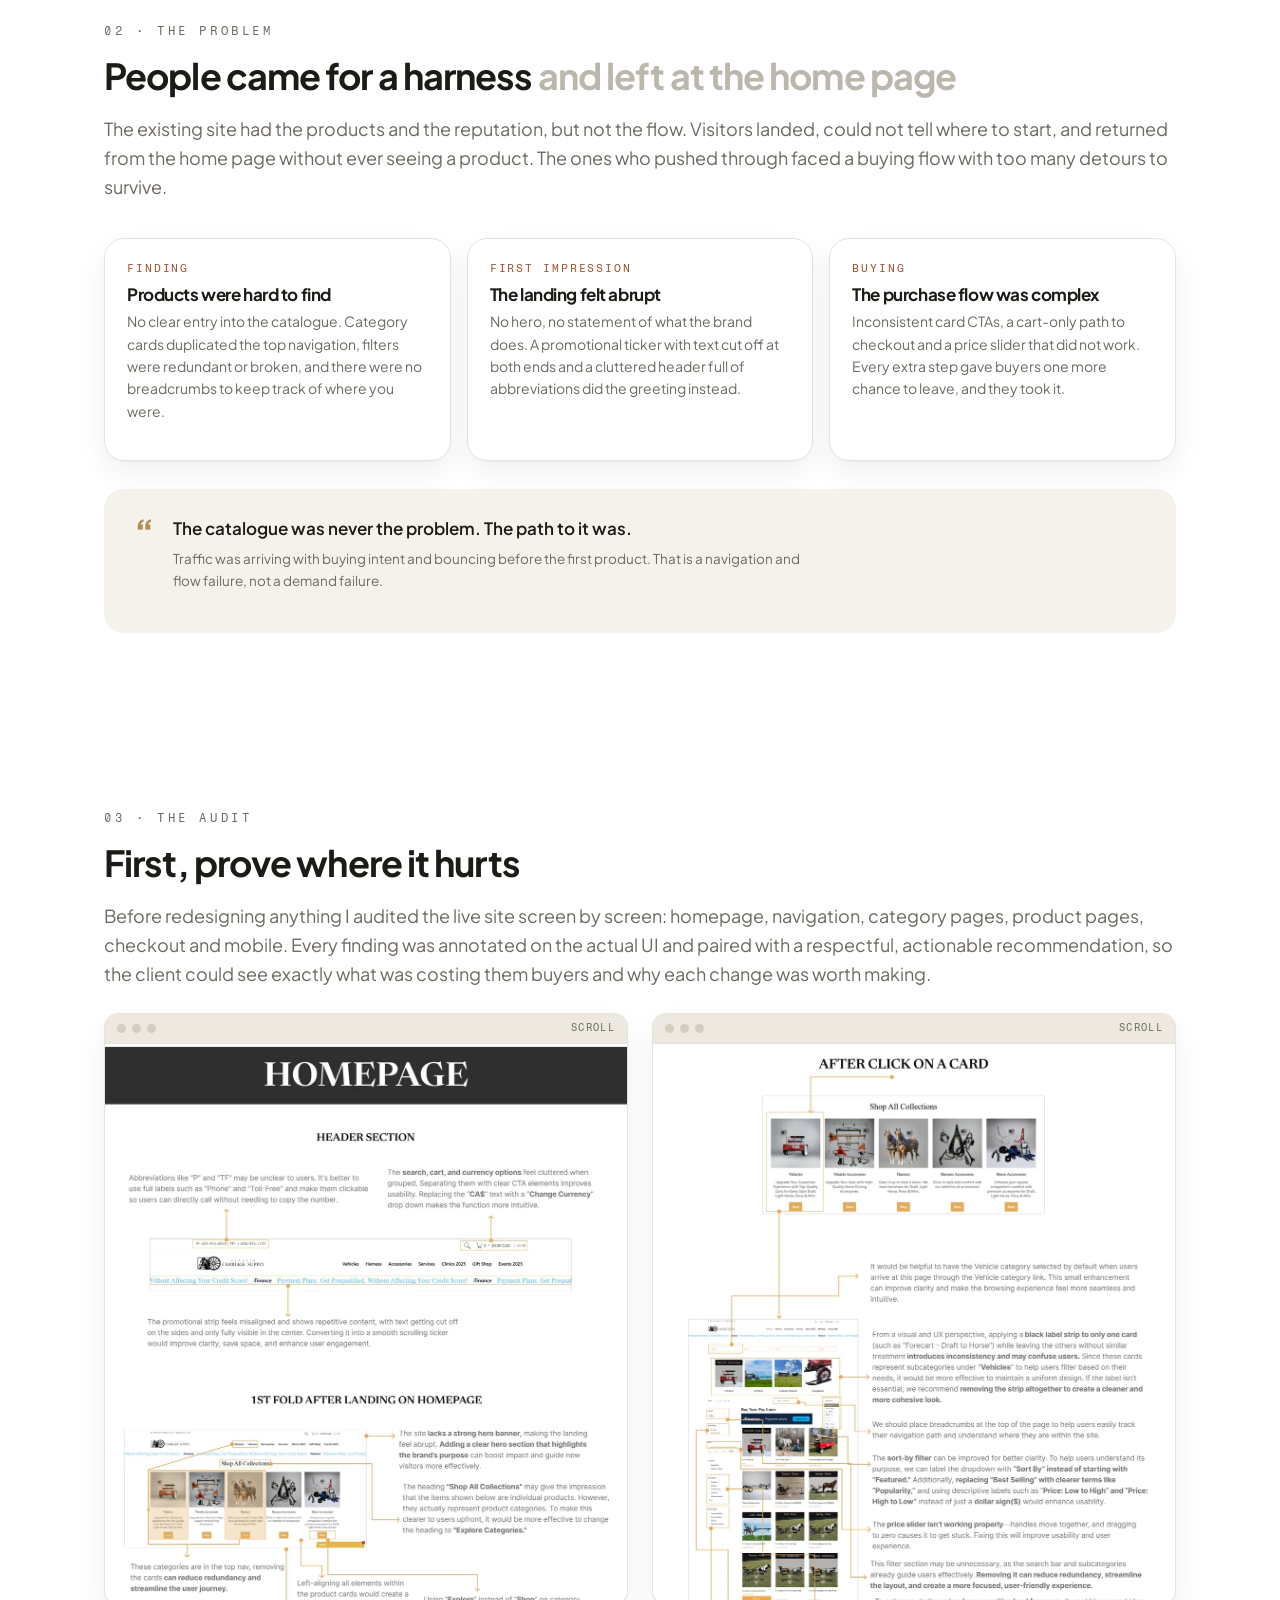
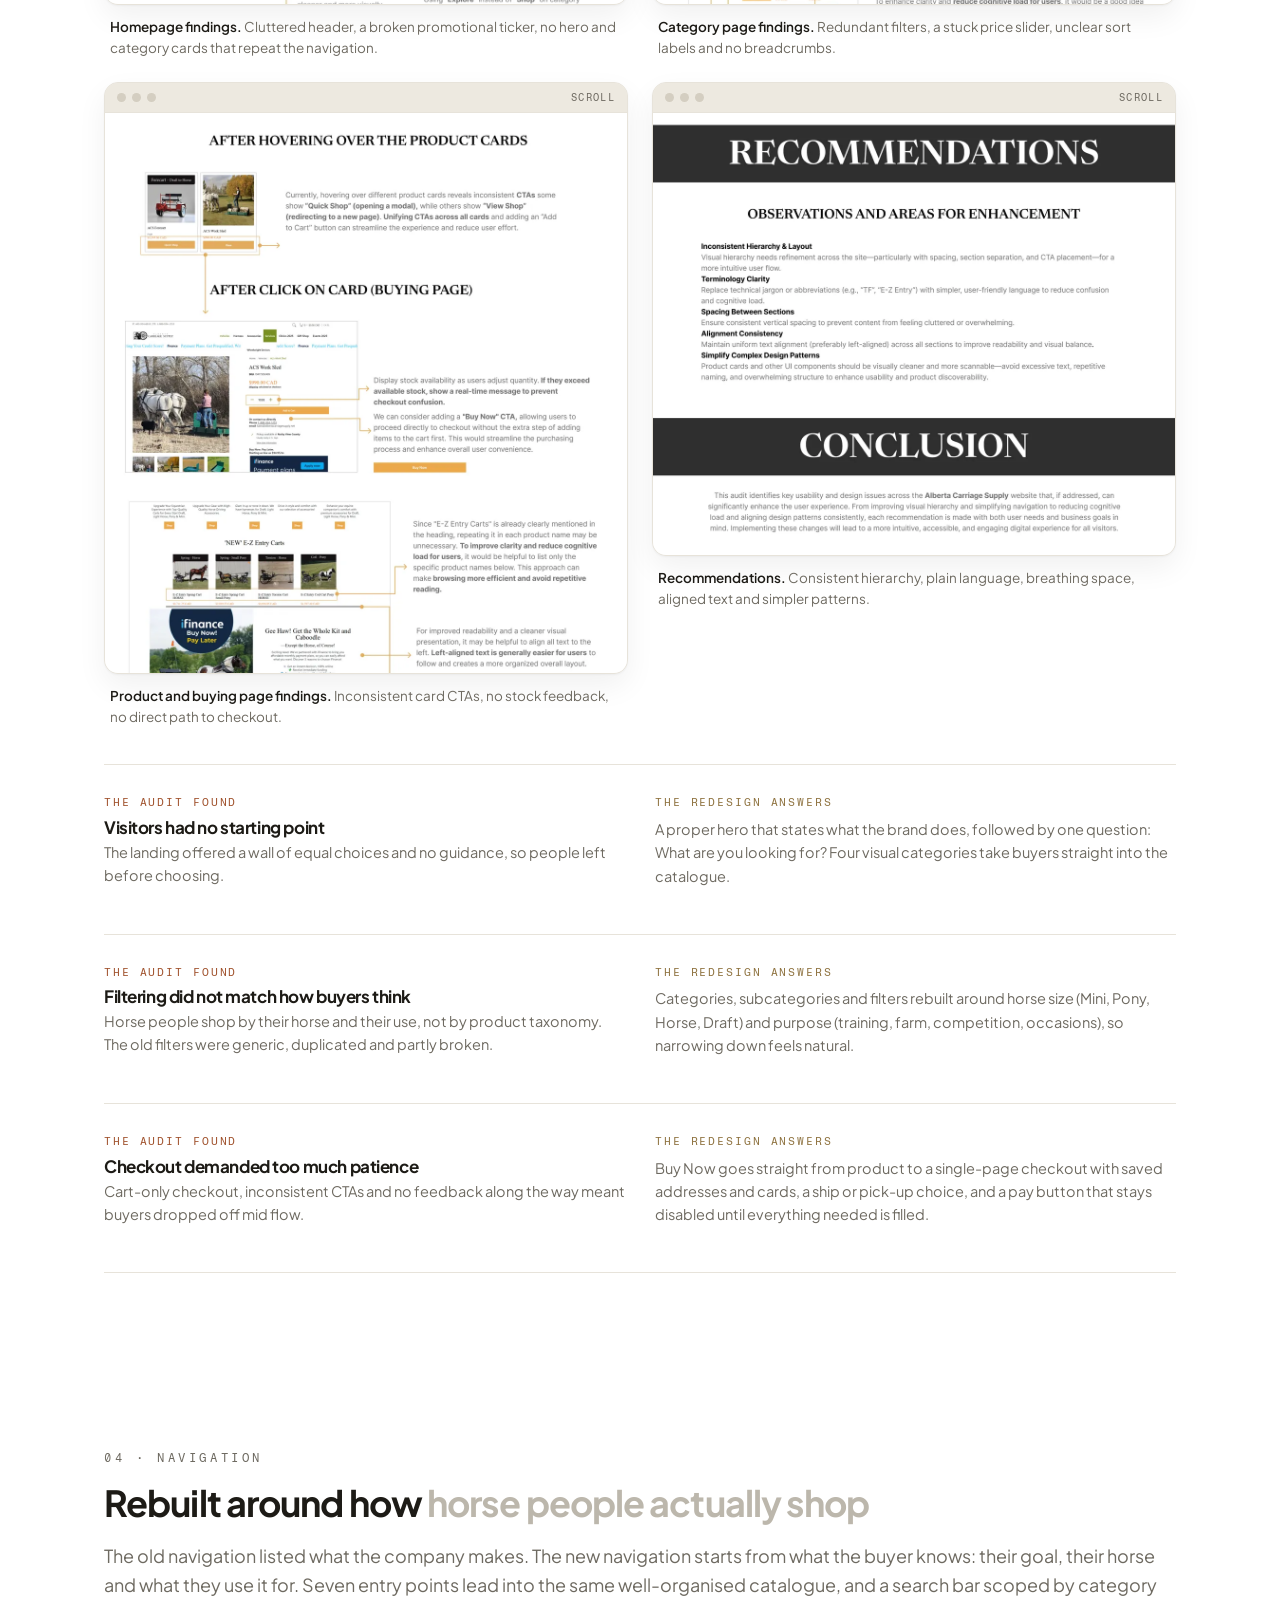
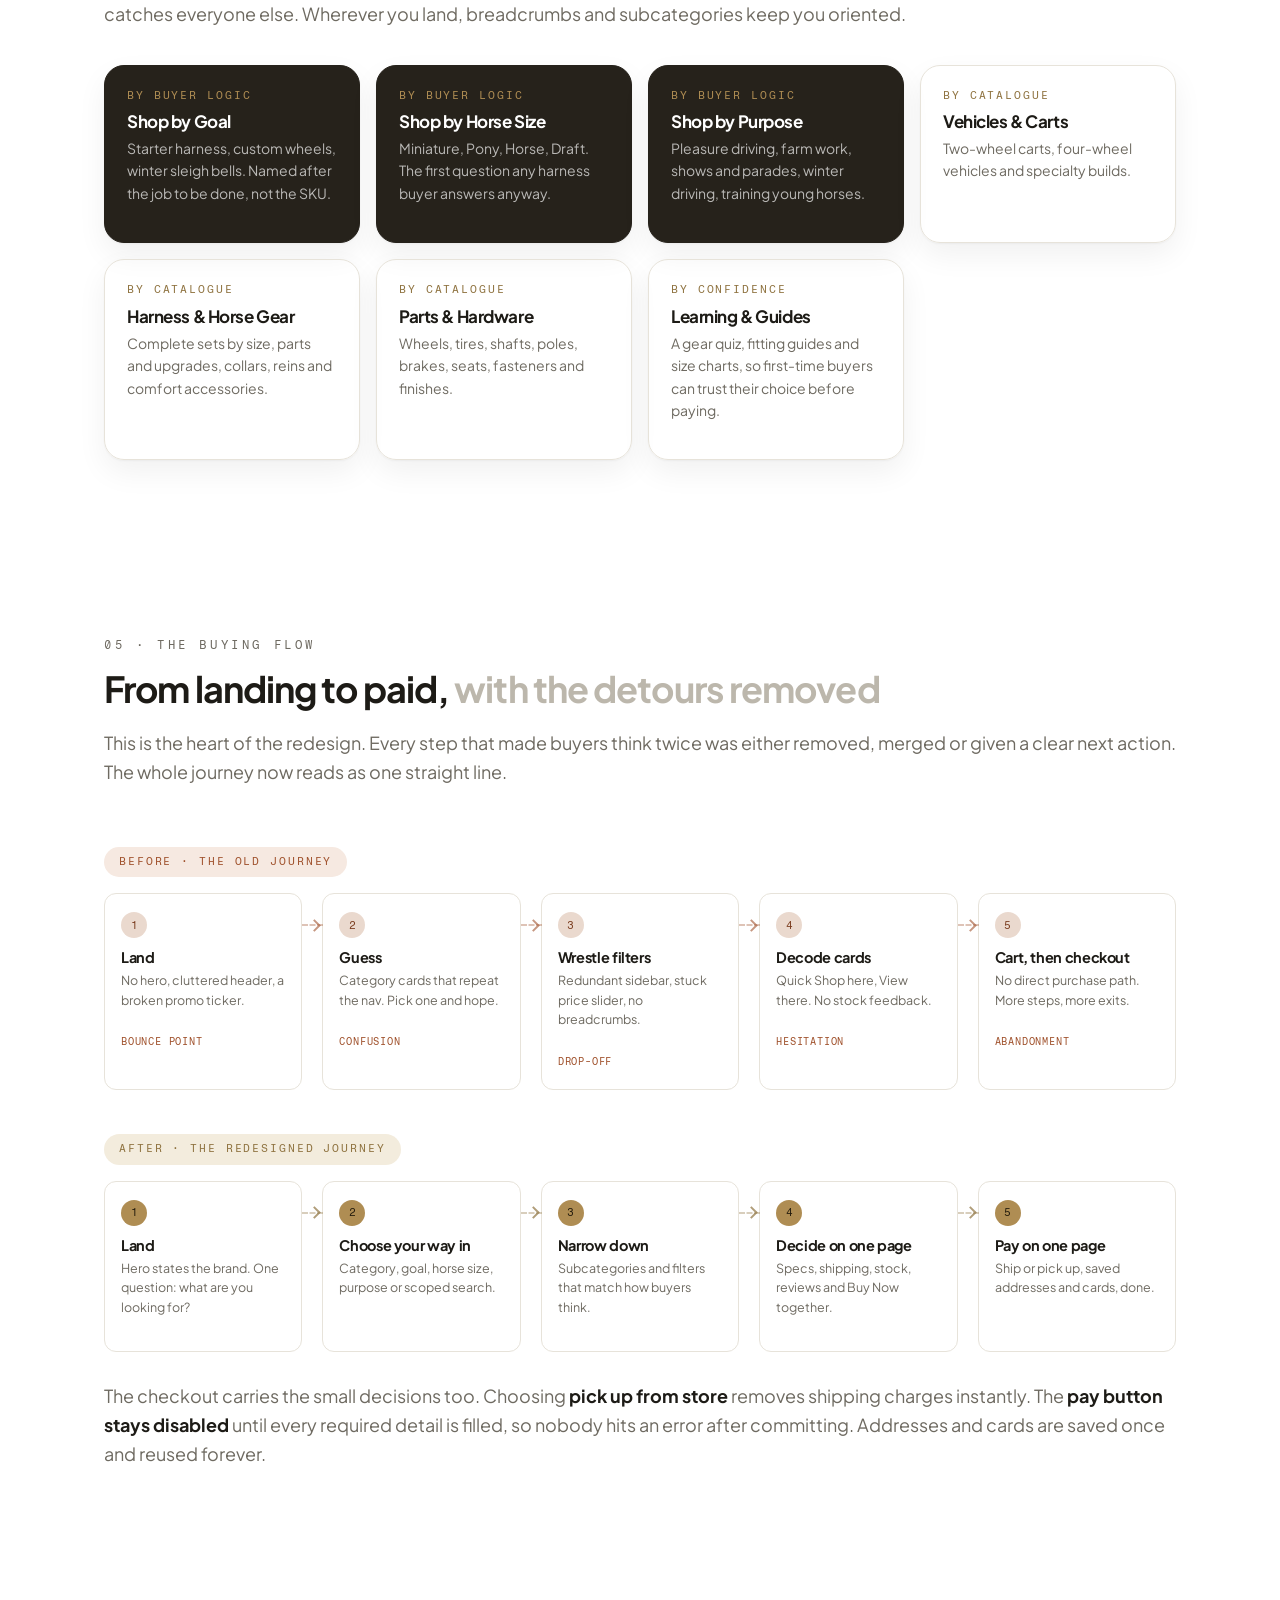
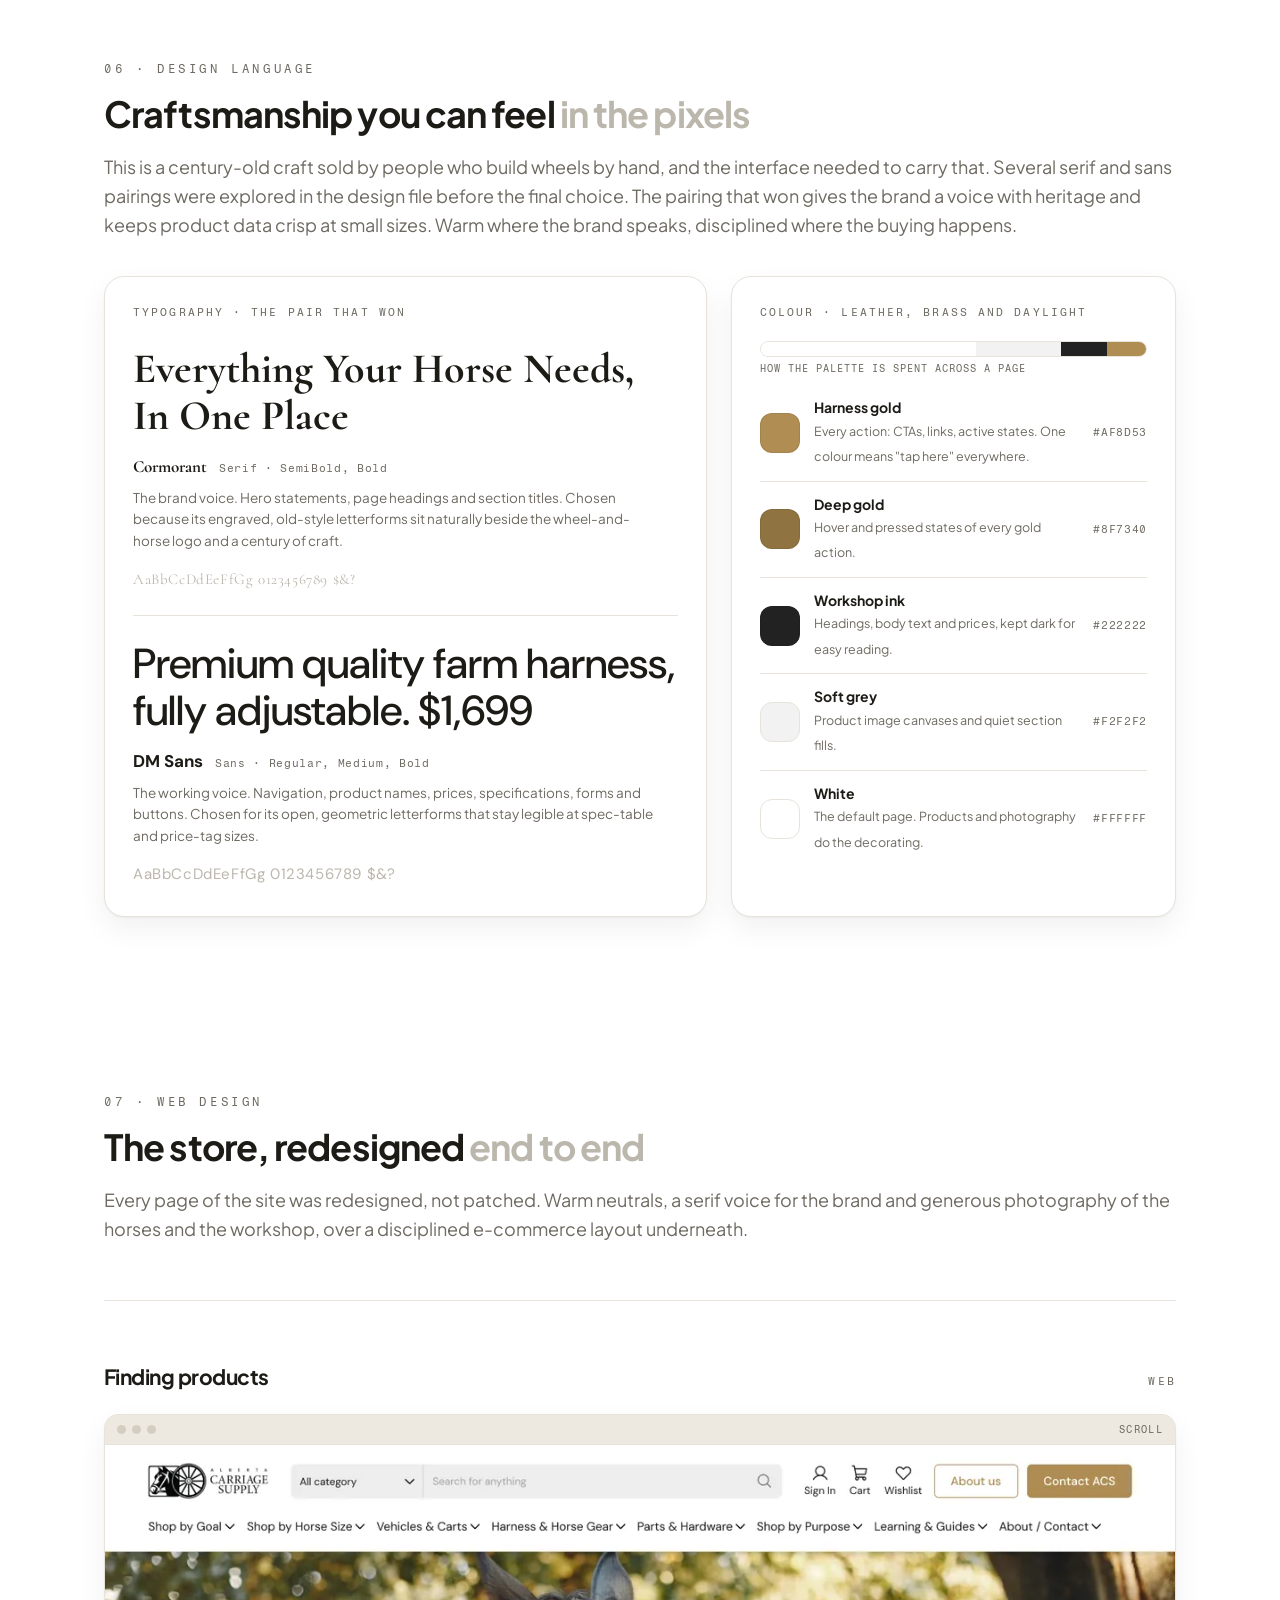
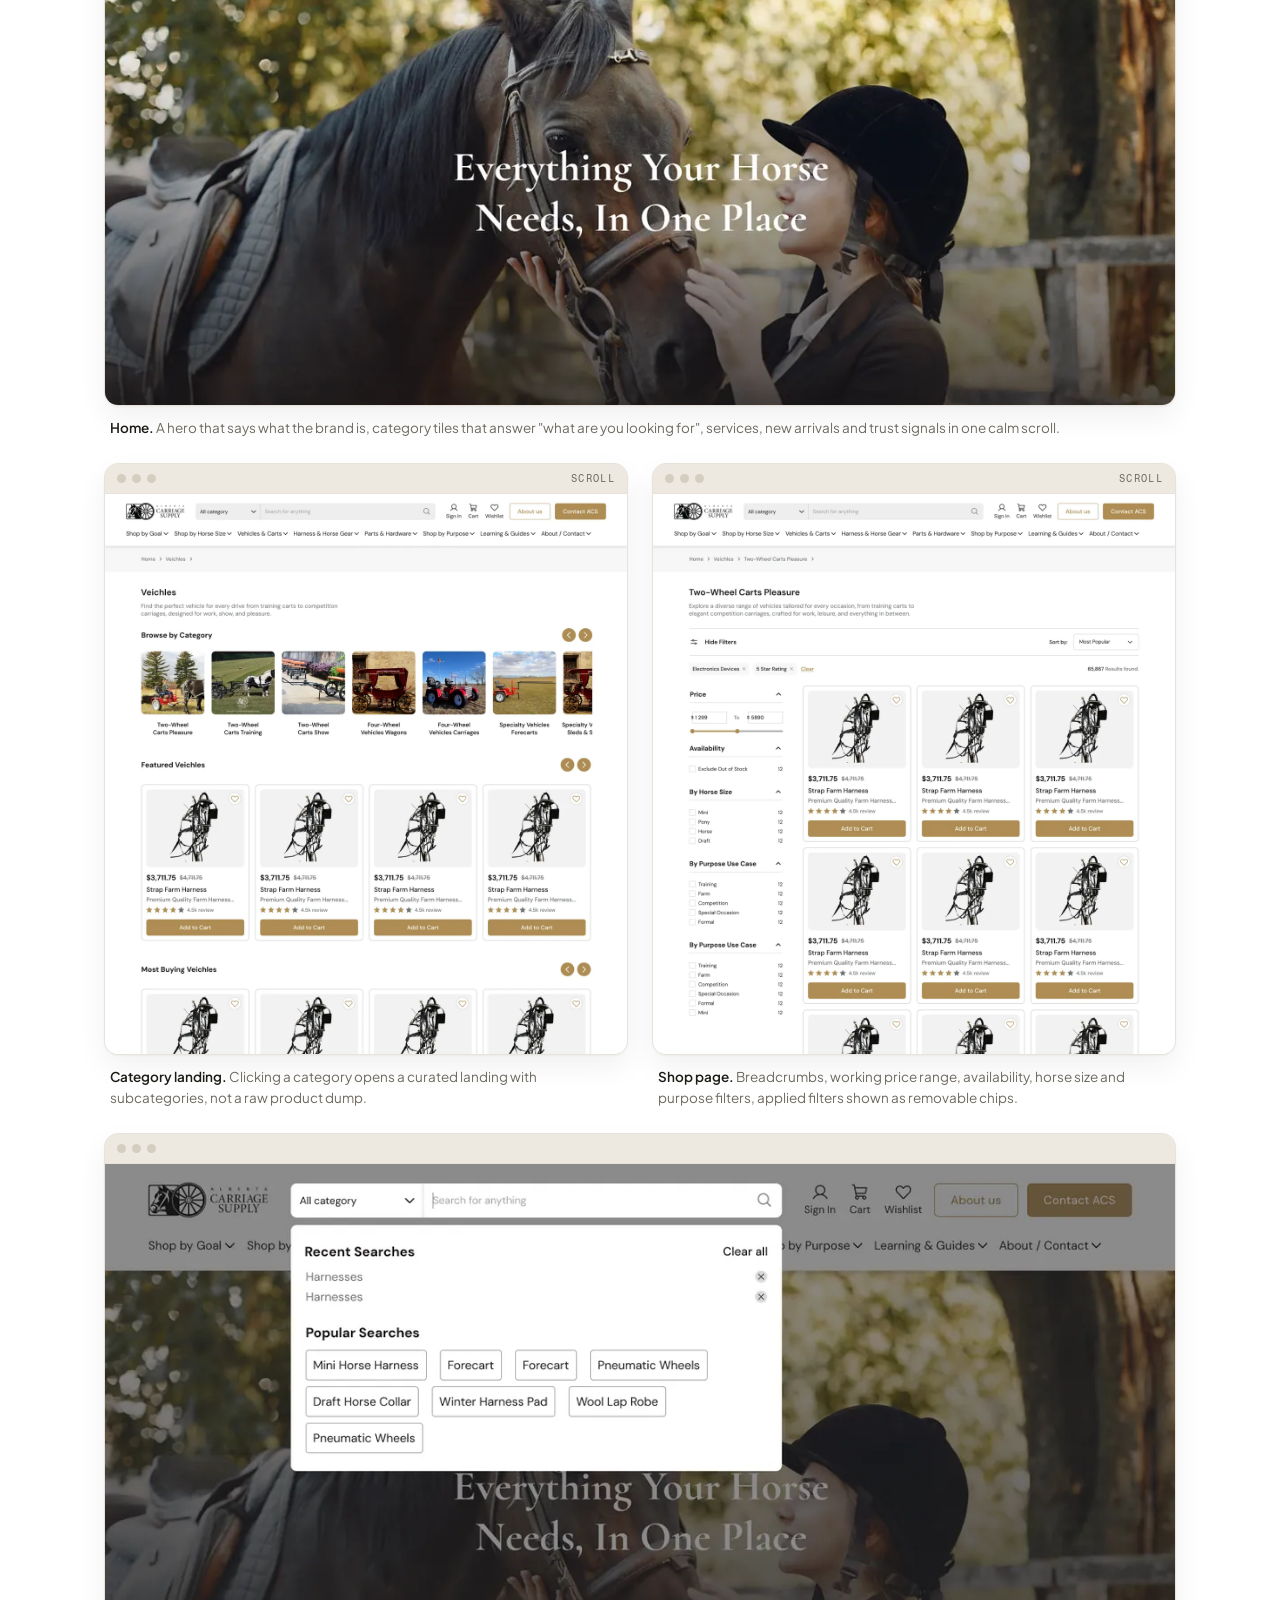
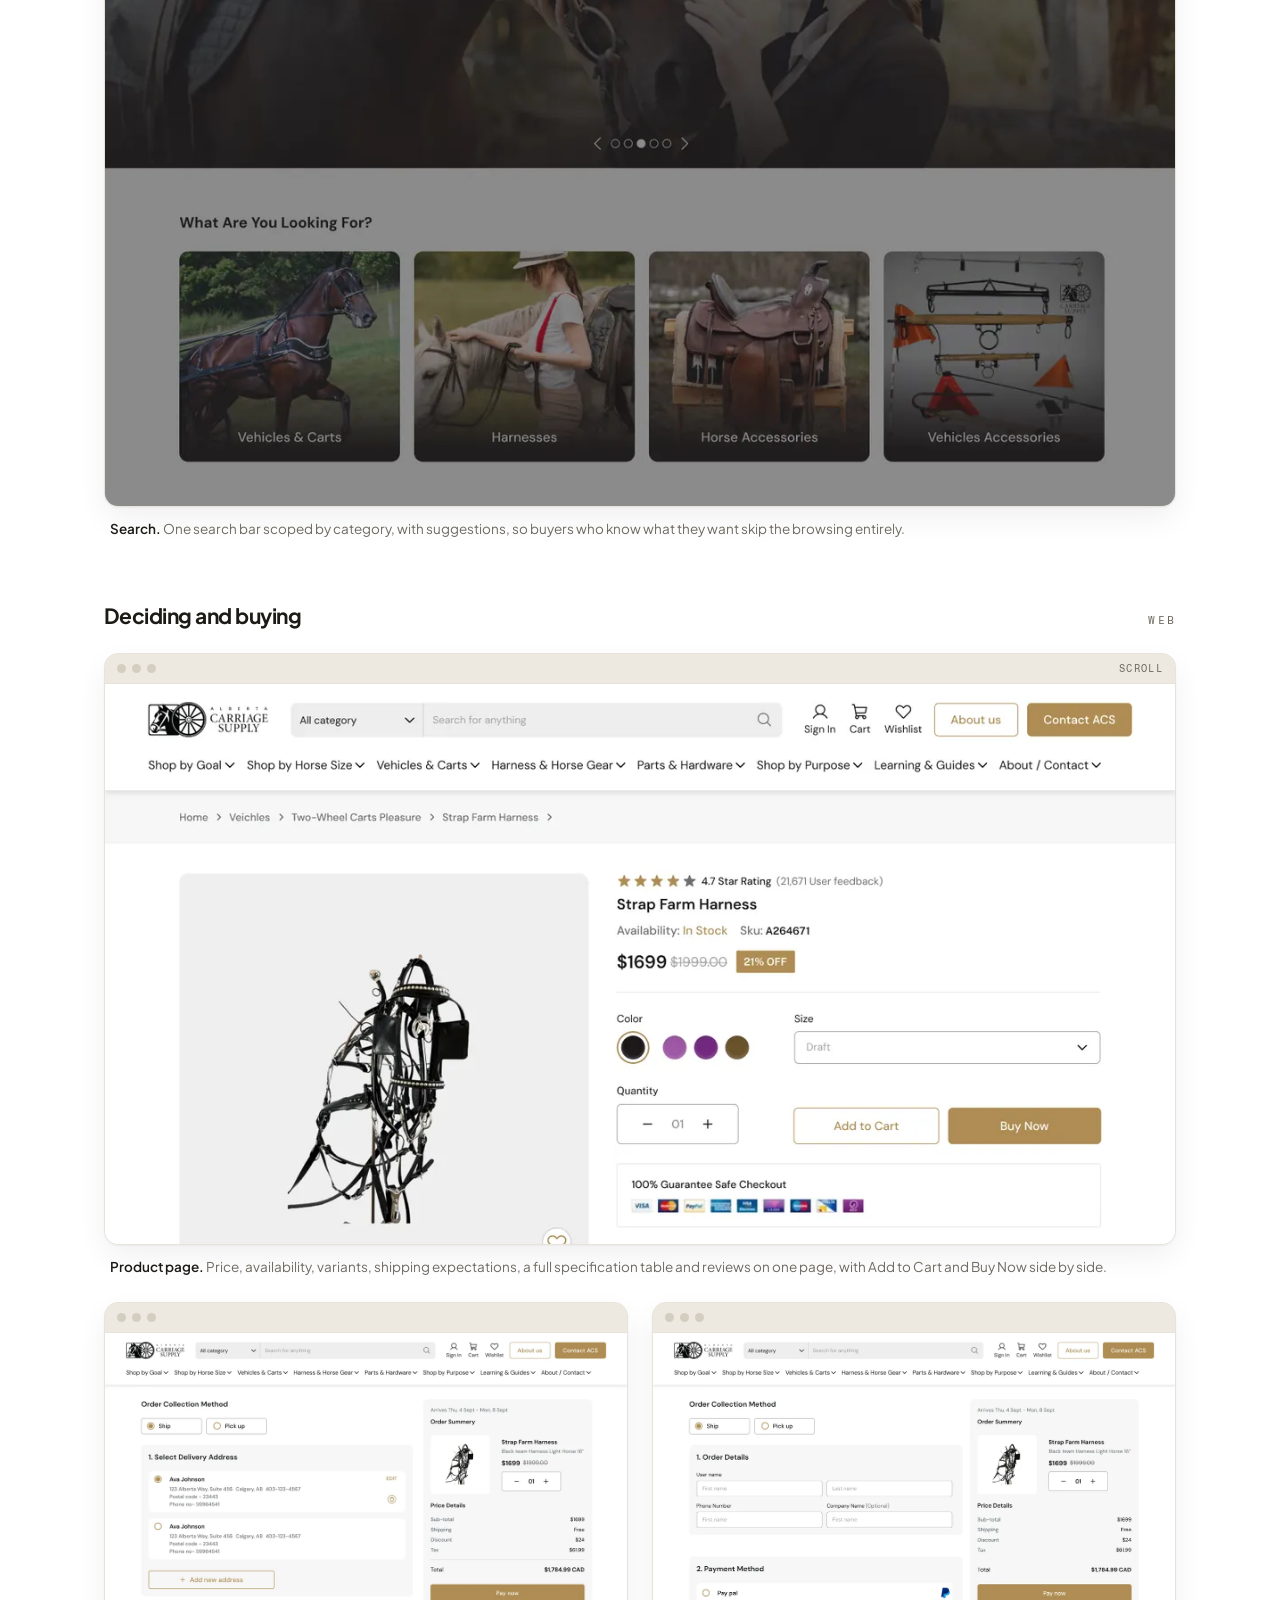
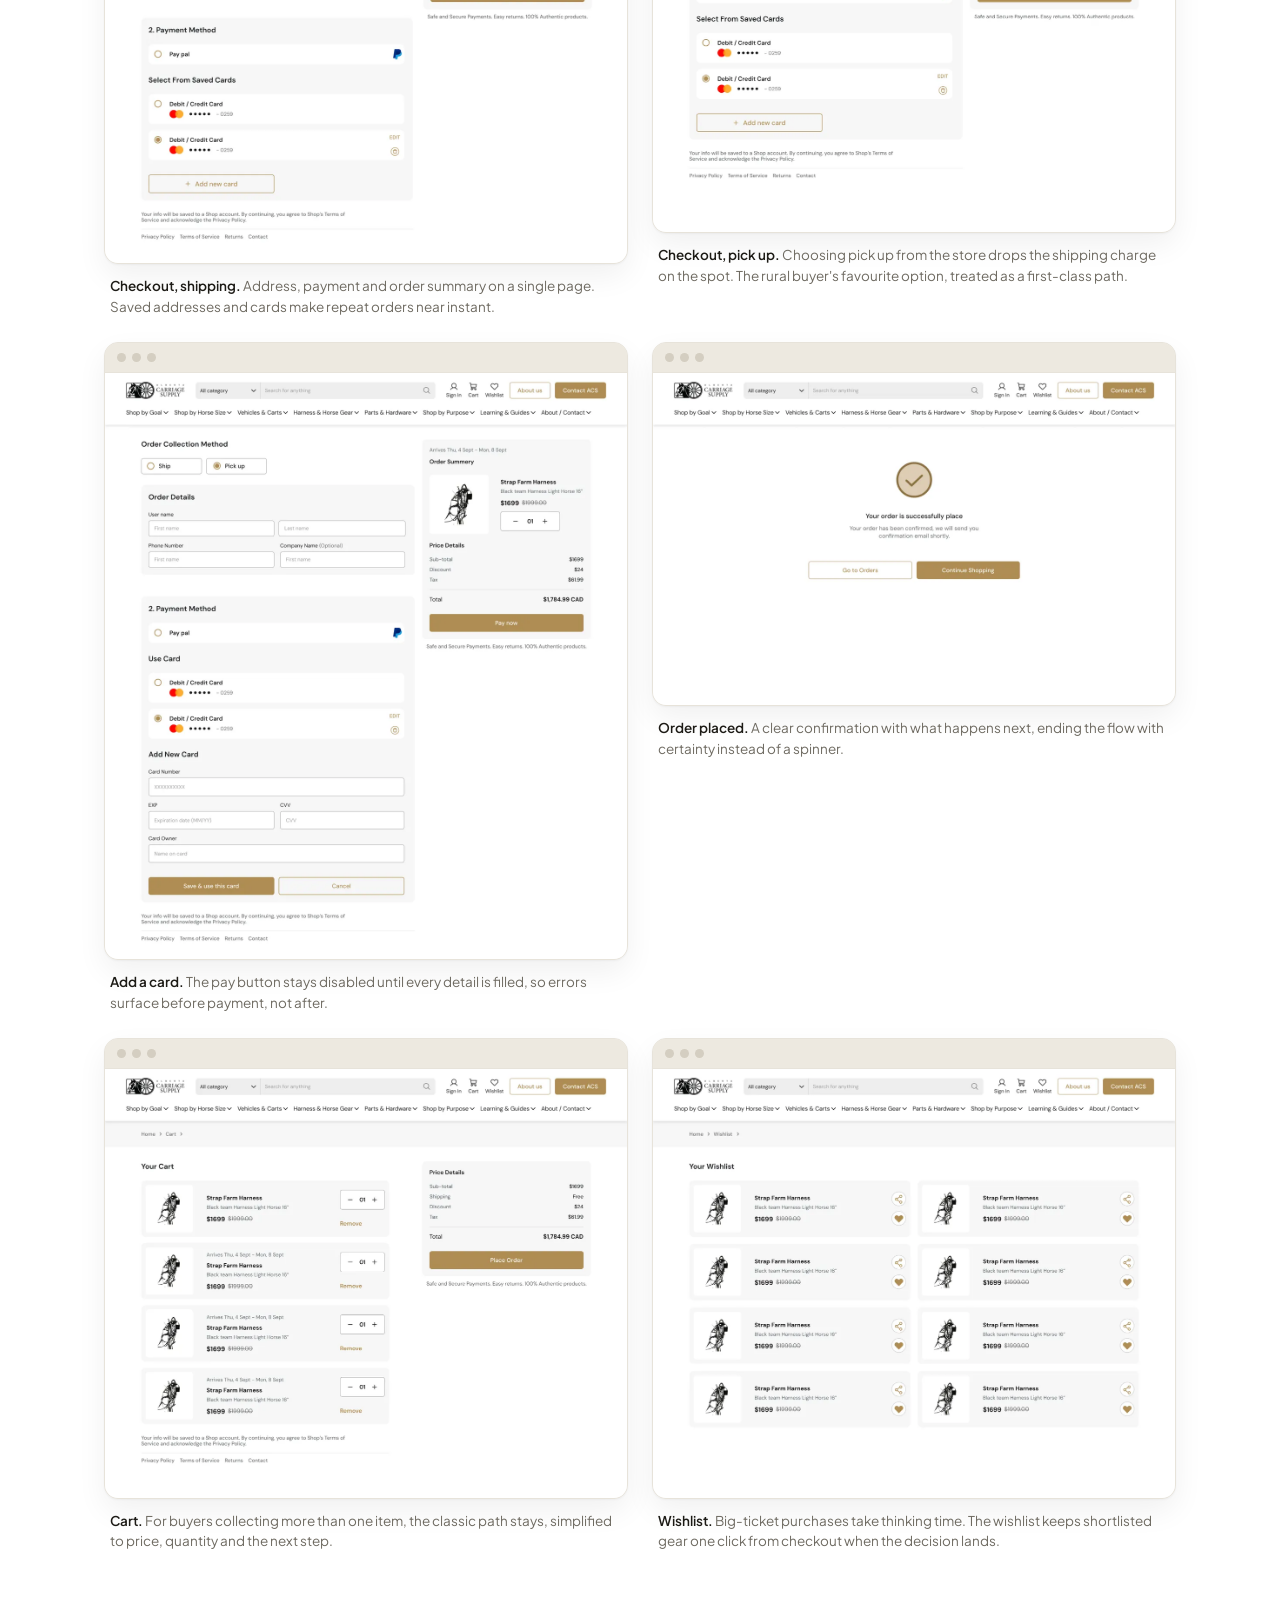
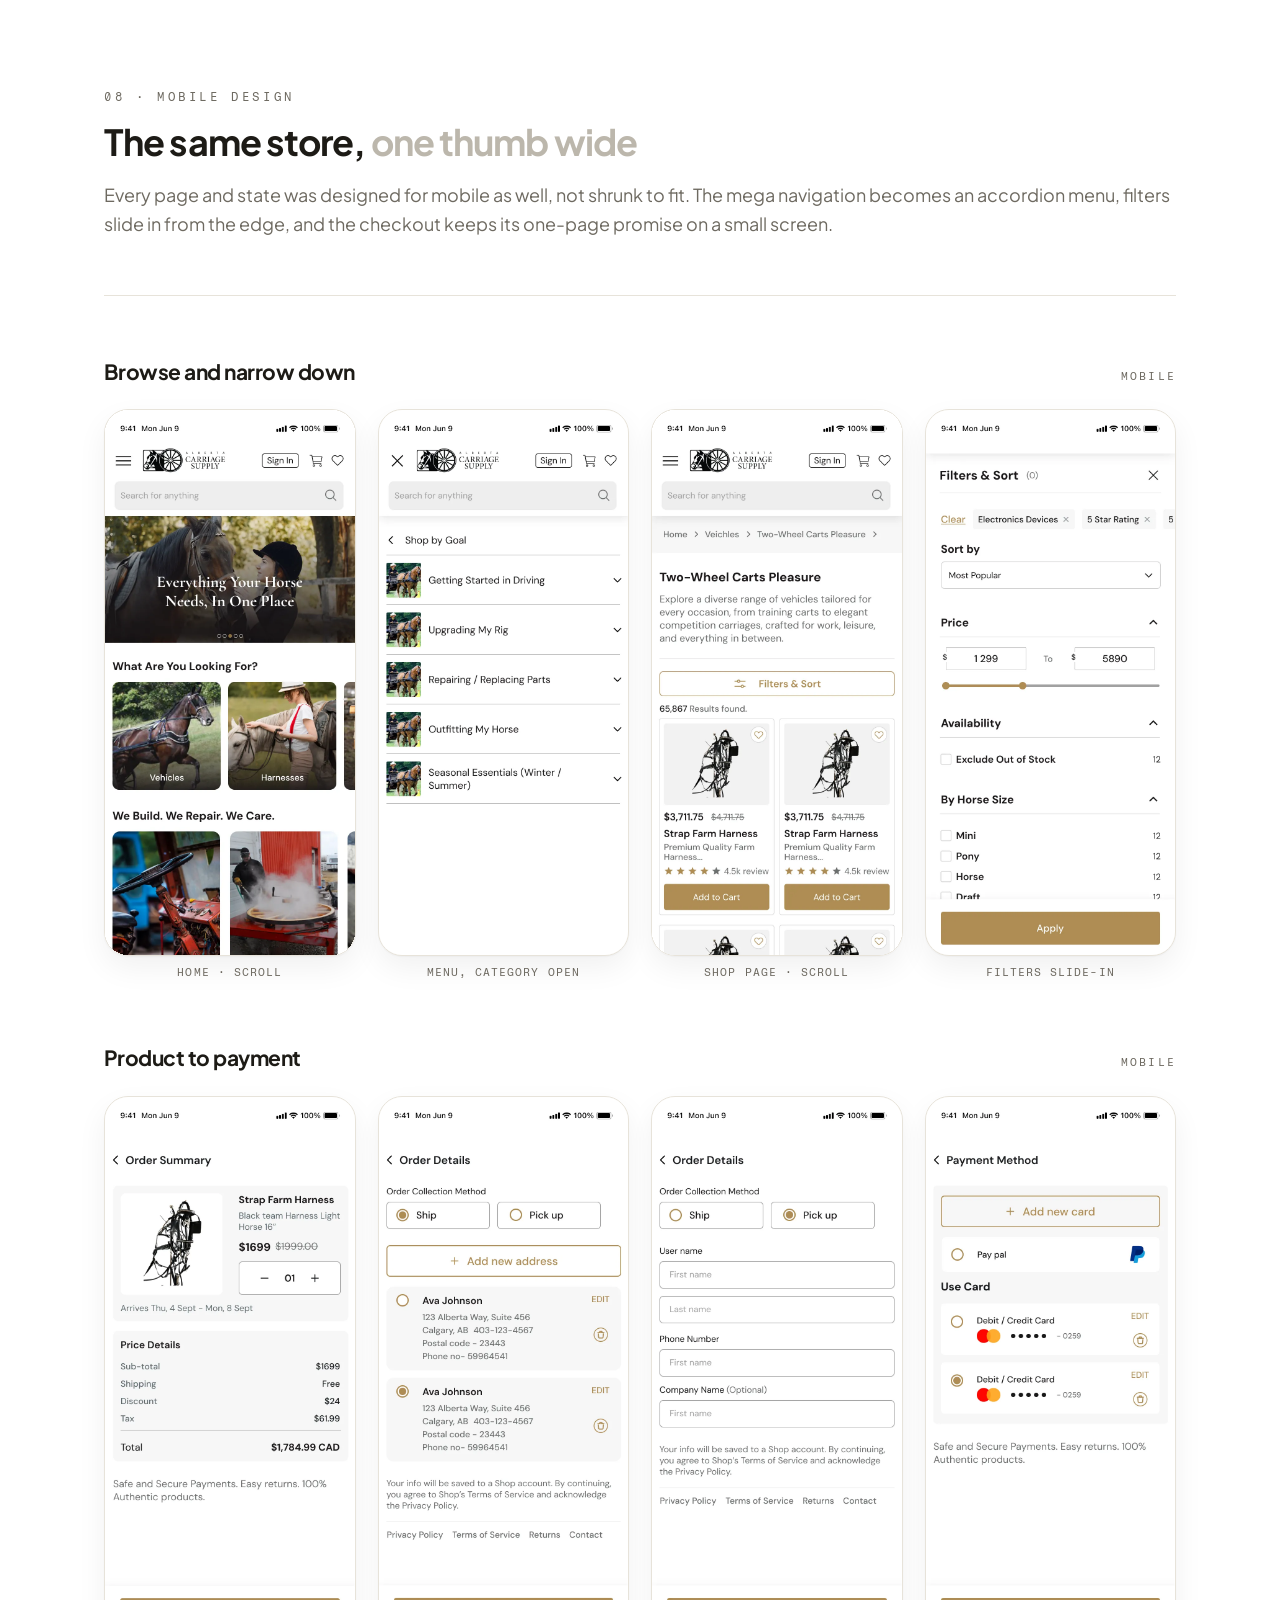
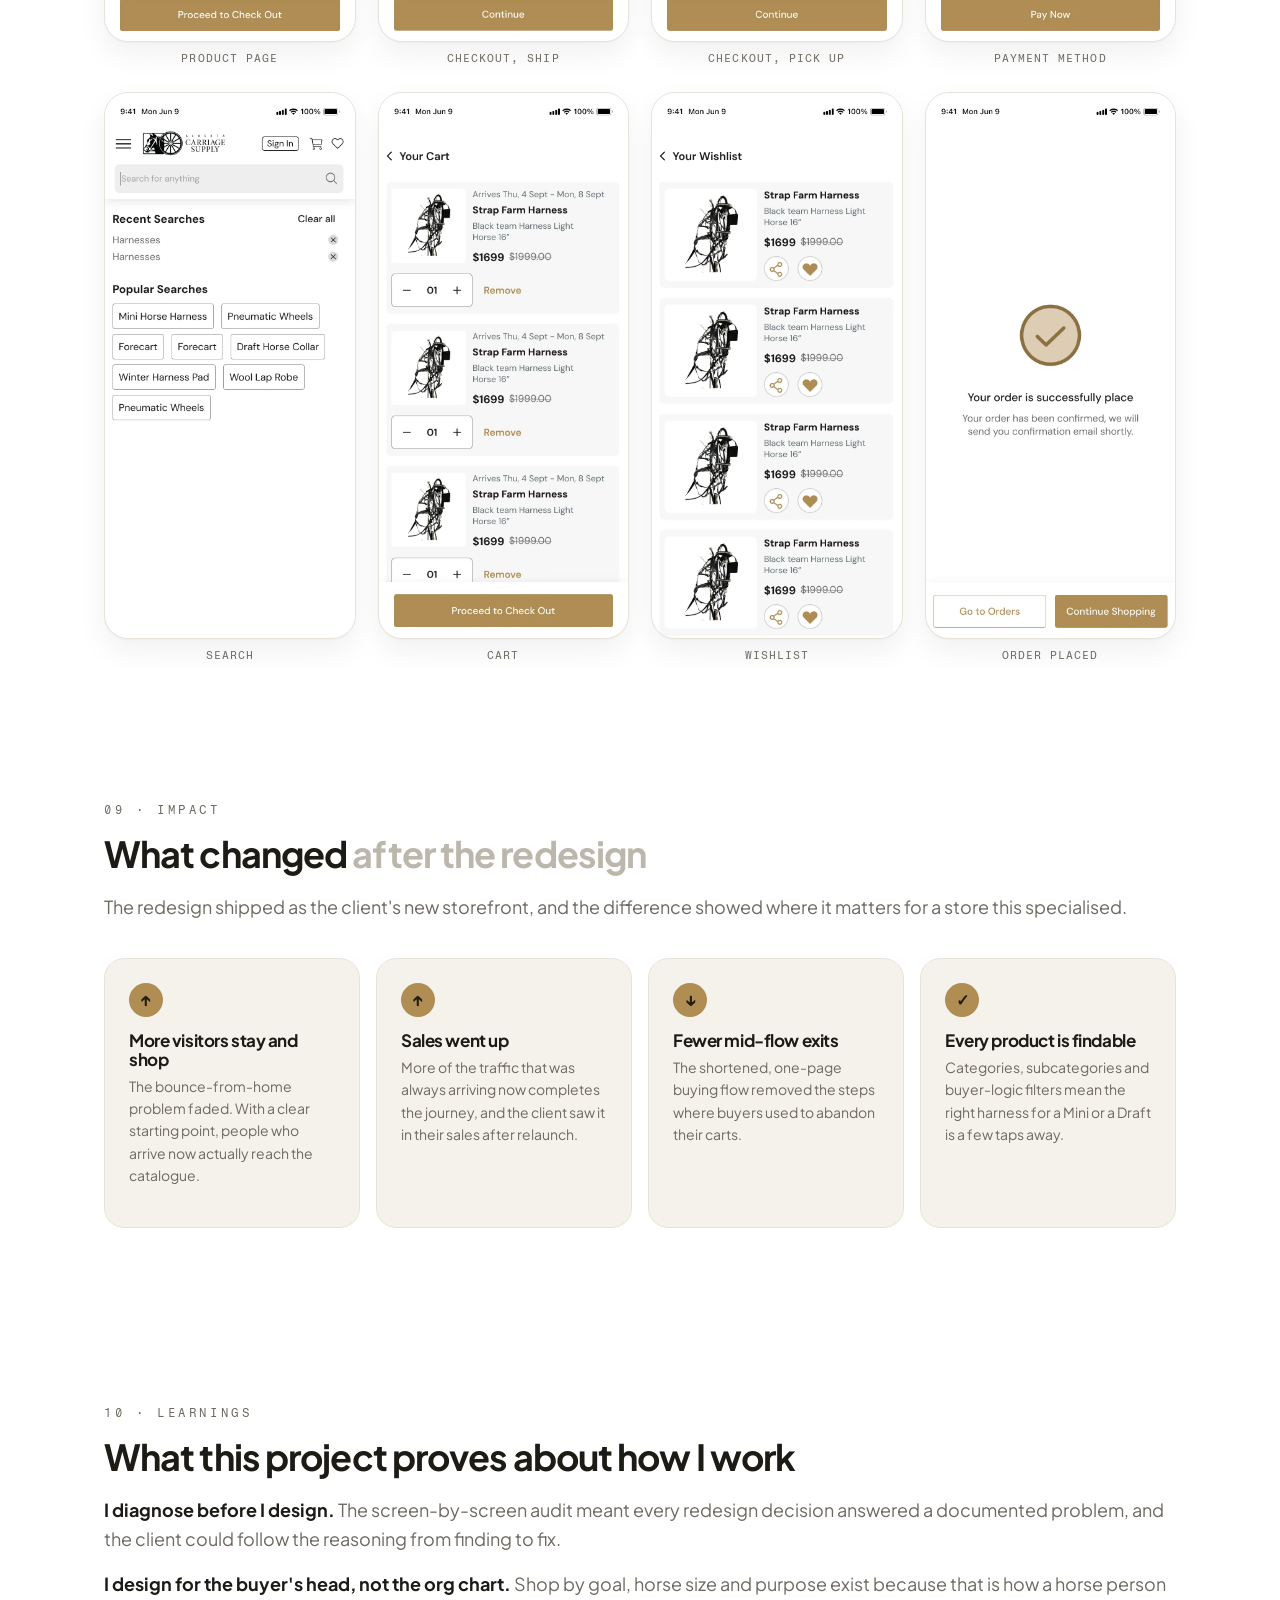
<file: acs.html>
<!DOCTYPE html>
<html lang="en">
<head>
<meta charset="UTF-8" />
<meta name="viewport" content="width=device-width, initial-scale=1.0" />
<title>Alberta Carriage Supply | Pulkit Awasthi</title>
<meta name="description" content="Alberta Carriage Supply case study by Pulkit Awasthi. A complete e-commerce redesign for a Canadian horse-drawn equipment manufacturer, from UX audit to a shorter buying flow across web and mobile." />
<link rel="preconnect" href="https://fonts.googleapis.com" />
<link rel="preconnect" href="https://fonts.gstatic.com" crossorigin />
<link href="https://fonts.googleapis.com/css2?family=Plus+Jakarta+Sans:wght@400;500;600;700;800&family=Fragment+Mono&family=Cormorant:wght@600;700&family=DM+Sans:wght@400;500;700&display=swap" rel="stylesheet" />
<link rel="icon" type="image/svg+xml" href="images/favicon.svg" />
<link rel="stylesheet" href="css/styles.css" />
<style>
:root{
  --bg:#FFFFFF; --bg-soft:#F5F2EC; --text:#1D1B16; --muted:#6E6A61; --faint:#BCB7AC;
  --border:#E7E3DA; --radius:20px; --radius-sm:12px; --maxw:1120px;
  --shadow:0 1px 2px rgba(0,0,0,.04), 0 12px 30px rgba(0,0,0,.06);
  --font:"Plus Jakarta Sans",-apple-system,BlinkMacSystemFont,"Segoe UI",Roboto,Helvetica,Arial,sans-serif;
  --mono:"Fragment Mono",ui-monospace,SFMono-Regular,Menlo,monospace;
  --serif:"Cormorant",Georgia,serif;
  --dmsans:"DM Sans",-apple-system,sans-serif;
  --gold:#AF8D53; --gold-deep:#8F7340; --ink:#26221B;
}
*{box-sizing:border-box;margin:0;padding:0}
html{scroll-behavior:smooth}
body{font-family:var(--font);background:var(--bg);color:var(--text);line-height:1.6;-webkit-font-smoothing:antialiased}
img{max-width:100%;display:block}
a{color:inherit;text-decoration:none}
.container{width:100%;max-width:var(--maxw);margin:0 auto;padding:0 24px}
h1,h2,h3,h4{line-height:1.1;letter-spacing:-.025em;font-weight:700}
.eyebrow{font-family:var(--mono);font-size:12px;font-weight:400;letter-spacing:.3em;text-transform:uppercase;color:var(--muted)}

/* ---------- HERO BANNER ---------- */
.hero-band{position:relative;overflow:hidden;border-bottom:1px solid var(--border);
  background:linear-gradient(180deg,#FDFCF9 0%,#F7F2E8 72%,#F0E9DB 100%)}
.hero-band::before{content:"";position:absolute;inset:0;pointer-events:none;
  background-image:repeating-linear-gradient(115deg, rgba(143,115,64,.06) 0 1px, transparent 1px 16px);
  -webkit-mask-image:linear-gradient(100deg, transparent 18%, #000 72%);
  mask-image:linear-gradient(100deg, transparent 18%, #000 72%)}
.hero-band::after{content:"";position:absolute;left:-12%;bottom:-55%;width:64%;aspect-ratio:1;border-radius:50%;
  background:radial-gradient(closest-side,rgba(175,141,83,.16),transparent 72%);pointer-events:none}
.hero-grid{position:relative;z-index:1;max-width:1440px;margin:0 auto;display:grid;grid-template-columns:1fr 1.2fr;gap:clamp(28px,4vw,64px);align-items:center;padding:clamp(52px,6vw,104px) clamp(24px,4vw,72px)}
.banner-copy .bk{display:inline-flex;align-items:center;gap:12px;font-family:var(--mono);font-size:11px;letter-spacing:.28em;text-transform:uppercase;color:var(--muted)}
.banner-copy .bk::before{content:"";width:34px;height:1px;background:var(--gold)}
.banner-copy h1{font-size:clamp(40px,4.6vw,68px);margin:20px 0 18px;color:var(--text);letter-spacing:-.03em}
.banner-copy h1 .serif{font-family:var(--serif);font-weight:700;font-style:normal;
  background:linear-gradient(115deg,var(--gold) 15%,#8A6B35 70%,#5C4520 130%);-webkit-background-clip:text;background-clip:text;color:transparent}
.banner-copy .tagline{font-size:clamp(16px,1.6vw,19px);color:var(--muted);max-width:500px;margin-bottom:32px}
.bchips{display:flex;gap:9px;flex-wrap:wrap}
.bchips span{font-family:var(--mono);font-size:10.5px;letter-spacing:.14em;text-transform:uppercase;padding:8px 16px;border:1px solid rgba(29,27,22,.08);border-radius:100px;color:var(--text);background:rgba(255,255,255,.85);box-shadow:0 1px 2px rgba(0,0,0,.04), 0 8px 22px rgba(43,36,24,.05)}
.bchips span::before{content:"";display:inline-block;width:6px;height:6px;border-radius:50%;background:var(--gold);margin-right:8px;vertical-align:1px}
/* device stage: desktop browser + phone overlap */
.hero-shot{position:relative;padding:10px 0 26px}
.hero-shot .ring{position:absolute;left:56%;top:50%;transform:translate(-50%,-50%);width:104%;aspect-ratio:1;border-radius:50%;border:1.5px solid rgba(143,115,64,.16);pointer-events:none}
.hero-shot .ring::before{content:"";position:absolute;inset:8%;border-radius:50%;border:1px solid rgba(143,115,64,.10)}
.hero-shot .orb{position:absolute;width:14px;height:14px;border-radius:50%;background:var(--gold);top:6%;right:6%;box-shadow:0 6px 14px rgba(175,141,83,.5);z-index:3}
.hero-shot .orb.o2{width:9px;height:9px;background:var(--ink);top:auto;bottom:8%;right:auto;left:2%;box-shadow:0 6px 14px rgba(38,34,27,.35)}
.hero-desk{position:relative;z-index:1;margin-left:8%;border-radius:12px;overflow:hidden;border:1px solid var(--border);background:#ECE8DF;box-shadow:0 18px 32px rgba(43,36,24,.14), 0 60px 90px rgba(43,36,24,.16)}
.hero-desk .bar{display:flex;gap:6px;padding:10px 12px;background:#EAE5DB;border-bottom:1px solid var(--border)}
.hero-desk .bar i{width:9px;height:9px;border-radius:50%;background:#CFC8BA;display:block}
.hero-phone{position:absolute;z-index:2;left:-2%;bottom:-4%;width:24%;min-width:120px;border-radius:20px;overflow:hidden;border:5px solid #26221B;background:#26221B;box-shadow:0 24px 50px rgba(23,19,12,.35);animation:heroFloat 7s ease-in-out infinite}
@keyframes heroFloat{0%,100%{transform:translateY(0)}50%{transform:translateY(-12px)}}
@media(prefers-reduced-motion:reduce){.hero-phone{animation:none}}
@media(max-width:900px){.hero-grid{grid-template-columns:1fr}.hero-shot .ring{width:96%}}

/* meta strip */
.meta{display:grid;grid-template-columns:repeat(auto-fit,minmax(160px,1fr));gap:18px;margin:34px 0 0;padding:32px 0;border-bottom:1px solid var(--border)}
.meta .k{font-family:var(--mono);font-size:11px;letter-spacing:.2em;text-transform:uppercase;color:var(--muted);margin-bottom:4px}
.meta .v{font-weight:600;font-size:15px}

/* right progress rail */
#rail{position:fixed;right:28px;top:50%;transform:translateY(-50%);z-index:60;display:none}
@media(min-width:1360px){#rail{display:block}}
#rail a{display:flex;flex-direction:row-reverse;align-items:center;gap:12px;padding:6px 0;font-family:var(--mono);font-size:10px;letter-spacing:.14em;text-transform:uppercase;color:var(--text);transition:.2s}
#rail a .rd{width:9px;height:9px;border-radius:50%;border:1.5px solid #CBC5B8;background:transparent;flex:none;transition:.25s}
#rail a .rl{opacity:0;transform:translateX(6px);transition:.25s;pointer-events:none}
#rail a:hover .rl{opacity:.6;transform:none}
#rail a.done .rd{background:var(--gold);border-color:var(--gold)}
#rail a.active .rd{background:var(--gold);border-color:var(--gold);transform:scale(1.35);box-shadow:0 0 0 4px rgba(175,141,83,.2)}
#rail a.active .rl{opacity:1;transform:none}

/* ---------- generic ---------- */
section.cs{padding:90px 0 6px}
.cs-block{max-width:100%}
.cs-block h2{font-size:clamp(26px,3.4vw,36px);margin-bottom:20px}
.cs-block h2 .g{color:var(--faint)}
.cs-block p{color:var(--muted);font-size:18px;margin-bottom:16px}
.cs-block p b, .cs-block li b{color:var(--text)}

.stats{display:grid;grid-template-columns:repeat(auto-fit,minmax(150px,1fr));gap:14px;margin:38px 0 6px}
.stat{border:1px solid var(--border);border-radius:var(--radius-sm);padding:20px 18px}
.stat .n{font-size:30px;font-weight:800;letter-spacing:-.03em}
.stat .l{font-family:var(--mono);font-size:11px;letter-spacing:.16em;text-transform:uppercase;color:var(--muted);margin-top:6px}

/* problem cards */
.pains{display:grid;grid-template-columns:repeat(auto-fit,minmax(230px,1fr));gap:16px;margin-top:36px}
.pain{border:1px solid var(--border);border-radius:var(--radius);padding:22px;box-shadow:var(--shadow);position:relative}
.pain .pk{font-family:var(--mono);font-size:10.5px;letter-spacing:.18em;text-transform:uppercase;color:#A0522D}
.pain h4{font-size:17px;margin:8px 0 6px}
.pain p{font-size:14px;color:var(--muted)}

/* insight strip */
.insight{margin-top:28px;border-radius:var(--radius);background:var(--bg-soft);padding:26px 30px;display:flex;gap:18px;align-items:flex-start}
.insight .iq{font-size:34px;line-height:1;color:var(--gold);font-weight:800}
.insight p{font-size:17px;color:var(--text);font-weight:600;max-width:640px}
.insight span{display:block;font-size:13.5px;color:var(--muted);font-weight:400;margin-top:6px}

/* audit findings rows */
.dd{margin-top:36px;border-top:1px solid var(--border)}
.dd-row{display:grid;grid-template-columns:1fr 1fr;gap:30px;padding:30px 0;border-bottom:1px solid var(--border)}
@media(max-width:760px){.dd-row{grid-template-columns:1fr;gap:8px}}
.dd-row .dk{font-family:var(--mono);font-size:10.5px;letter-spacing:.18em;text-transform:uppercase;margin-bottom:6px}
.dd-row .demand .dk{color:#A0522D}
.dd-row .did .dk{color:var(--gold-deep)}
.dd-row h4{font-size:17px;margin-bottom:4px}
.dd-row p{font-size:14.5px;color:var(--muted)}

/* scrollable tall page frames */
.browser{border:1px solid var(--border);border-radius:14px;overflow:hidden;background:var(--bg-soft);box-shadow:var(--shadow)}
.browser .bar{display:flex;gap:6px;padding:10px 12px;background:#EDE9E0;border-bottom:1px solid var(--border);position:relative}
.browser .bar i{width:9px;height:9px;border-radius:50%;background:#D4CEC1;display:block}
.browser img{width:100%}
.browser.scrolly .page{max-height:560px;overflow-y:auto;overscroll-behavior:contain;scrollbar-width:thin;scrollbar-color:#C9C2B2 transparent}
.browser .bar .hint{position:absolute;right:12px;top:50%;transform:translateY(-50%);font-family:var(--mono);font-size:9.5px;letter-spacing:.14em;text-transform:uppercase;color:var(--muted)}
.desk{display:grid;grid-template-columns:1fr 1fr;gap:24px;margin-top:24px}
.desk figure.wide{grid-column:1/-1}
@media(max-width:760px){.desk{grid-template-columns:1fr}}
.desk figcaption{font-family:var(--font);text-transform:none;letter-spacing:0;font-size:13.5px;text-align:left;padding:12px 6px 0;color:var(--muted);line-height:1.55}
.desk figcaption b{color:var(--text);font-weight:600}
.gal-head{display:flex;align-items:baseline;justify-content:space-between;gap:20px;margin:64px 0 6px;flex-wrap:wrap}
.gal-head h3{font-size:21px}
.gal-head .gk{font-family:var(--mono);font-size:11px;letter-spacing:.2em;text-transform:uppercase;color:var(--muted)}

/* phones: every card keeps the same device ratio so rows stay level */
.phones{display:grid;grid-template-columns:repeat(auto-fit,minmax(200px,1fr));gap:22px;margin-top:24px}
.phone{border:1px solid var(--border);border-radius:24px;overflow:hidden;background:var(--bg-soft);box-shadow:var(--shadow);aspect-ratio:402/874}
.phone img{width:100%;height:100%;object-fit:cover;object-position:top}
.phone.scrolly{overflow-y:auto;overscroll-behavior:contain;scrollbar-width:thin;scrollbar-color:#C9C2B2 transparent}
.phone.scrolly img{height:auto;object-fit:unset}
figcaption{font-family:var(--mono);font-size:10.5px;letter-spacing:.1em;text-transform:uppercase;color:var(--muted);padding:9px 4px 0;text-align:center}

/* IA entry points */
.ia{display:grid;grid-template-columns:repeat(auto-fit,minmax(230px,1fr));gap:16px;margin-top:36px}
.ia .lane{border:1px solid var(--border);border-radius:var(--radius);padding:22px;box-shadow:var(--shadow)}
.ia .lane.hot{background:var(--ink);color:#fff;border-color:var(--ink)}
.ia .lane.hot p{color:rgba(255,255,255,.68)}
.ia .lane.hot .lk{color:var(--gold)}
.ia .lk{font-family:var(--mono);font-size:10.5px;letter-spacing:.18em;text-transform:uppercase;color:var(--gold-deep)}
.ia h4{font-size:17px;margin:8px 0 6px}
.ia p{font-size:14px;color:var(--muted)}

/* flow: before vs after */
.flowlab{display:inline-flex;align-items:center;gap:8px;font-family:var(--mono);font-size:10.5px;letter-spacing:.18em;text-transform:uppercase;padding:7px 15px;border-radius:100px;margin:44px 0 16px}
.flow-old .flowlab{background:#F6E9E1;color:#A0522D}
.flow-new .flowlab{background:#F3ECDD;color:var(--gold-deep)}
.jflow{display:grid;grid-template-columns:repeat(5,1fr);gap:20px}
.jstep{border:1px solid var(--border);border-radius:12px;padding:18px 16px;background:var(--bg);position:relative}
.jstep::before{content:"";position:absolute;left:-21px;width:21px;top:30px;border-top:2px dashed rgba(143,115,64,.35)}
.flow-old .jstep::before{border-top-color:rgba(160,82,45,.35)}
.jstep::after{content:"";position:absolute;left:-13px;top:26.5px;width:7px;height:7px;border-top:2px solid rgba(143,115,64,.7);border-right:2px solid rgba(143,115,64,.7);transform:rotate(45deg)}
.flow-old .jstep::after{border-color:rgba(160,82,45,.6)}
.jstep:first-child::before,.jstep:first-child::after{display:none}
@media(max-width:980px){
  .jflow{grid-template-columns:repeat(3,1fr)}
  .jstep:nth-child(3n+1)::before,.jstep:nth-child(3n+1)::after{display:none}
}
@media(max-width:560px){
  .jflow{grid-template-columns:1fr 1fr}
  .jstep::before,.jstep::after{display:none}
  .jstep:nth-child(2n)::before,.jstep:nth-child(2n)::after{display:block}
}
.jstep .jn{width:26px;height:26px;border-radius:50%;display:flex;align-items:center;justify-content:center;font-family:var(--mono);font-size:11px;margin-bottom:12px}
.flow-old .jn{background:#EAD9CE;color:#7A3C1E}
.flow-new .jn{background:var(--gold);color:#241C0D}
.jstep h4{font-size:14.5px;margin-bottom:5px}
.jstep p{font-size:12.5px;color:var(--muted);line-height:1.55}
.jstep .bad{display:inline-block;margin-top:8px;font-family:var(--mono);font-size:10px;letter-spacing:.08em;text-transform:uppercase;color:#A0522D}

/* design language: type specimens + palette */
.dl{display:grid;grid-template-columns:1.15fr .85fr;gap:24px;margin-top:36px}
@media(max-width:880px){.dl{grid-template-columns:1fr}}
.dl-card{border:1px solid var(--border);border-radius:var(--radius);padding:28px 28px 22px;box-shadow:var(--shadow);background:var(--bg)}
.dl-card .dlk{font-family:var(--mono);font-size:10.5px;letter-spacing:.2em;text-transform:uppercase;color:var(--muted)}
.spec{padding:24px 0;border-bottom:1px solid var(--border)}
.spec:last-of-type{border-bottom:0;padding-bottom:8px}
.spec .aa{font-size:clamp(30px,3.4vw,42px);line-height:1.12;color:var(--text)}
.spec .frow{display:flex;align-items:baseline;gap:12px;flex-wrap:wrap;margin-top:14px}
.spec .fname{font-size:17px;font-weight:700}
.spec .fmeta{font-family:var(--mono);font-size:11px;color:var(--muted);letter-spacing:.06em}
.spec .fuse{font-size:13.5px;color:var(--muted);margin-top:6px;max-width:520px}
.spec .glyphs{font-size:15px;color:var(--faint);margin-top:10px;letter-spacing:.04em;word-break:break-all}
/* palette */
.pal-bar{display:flex;height:16px;border-radius:100px;overflow:hidden;margin:20px 0 4px;border:1px solid var(--border)}
.pal-note{font-family:var(--mono);font-size:10px;letter-spacing:.1em;text-transform:uppercase;color:var(--muted);margin-bottom:8px}
.pal-row{display:flex;align-items:center;gap:14px;padding:13px 0;border-bottom:1px solid var(--border)}
.pal-row:last-child{border-bottom:0}
.pal-row .dot{width:40px;height:40px;border-radius:12px;border:1px solid rgba(0,0,0,.07);flex:none}
.pal-row b{font-size:14px;display:block;line-height:1.3}
.pal-row .use{font-size:12.5px;color:var(--muted);line-height:1.4}
.pal-row .hex{margin-left:auto;font-family:var(--mono);font-size:11px;color:var(--muted);letter-spacing:.06em;white-space:nowrap}

/* impact */
.impact{display:grid;grid-template-columns:repeat(auto-fit,minmax(230px,1fr));gap:16px;margin-top:36px}
.imp{border:1px solid var(--border);border-radius:var(--radius);padding:24px;background:var(--bg-soft)}
.imp .ik{width:34px;height:34px;border-radius:50%;background:var(--gold);color:#241C0D;display:flex;align-items:center;justify-content:center;font-weight:800;font-size:16px;margin-bottom:14px}
.imp h4{font-size:17px;margin-bottom:6px}
.imp p{font-size:14px;color:var(--muted)}

/* learnings */
.skillchips{display:flex;gap:8px;flex-wrap:wrap;margin-top:22px}
.skillchips span{font-family:var(--mono);font-size:10.5px;letter-spacing:.12em;text-transform:uppercase;padding:8px 15px;border:1px solid var(--border);border-radius:100px;color:var(--muted)}

/* next project */
.next-cs{border-top:1px solid var(--border)}
.next-cs a{display:block;padding:72px 0 84px}
.next-cs .nk{font-family:var(--mono);font-size:11px;letter-spacing:.3em;text-transform:uppercase;color:var(--muted);margin-bottom:16px}
.next-cs h2{font-size:clamp(40px,7vw,88px);letter-spacing:-.035em;line-height:1.05;display:flex;align-items:center;gap:24px;flex-wrap:wrap}
.next-cs h2 .arw{color:var(--gold);transition:transform .25s ease}
.next-cs a:hover h2 .arw{transform:translateX(16px)}

/* thanks */
.thanks{margin:70px 0 64px}
.thanks .band{border-radius:var(--radius);background:linear-gradient(135deg,#26221B 0%,#3A3226 62%,#57452A 100%);color:#fff;padding:clamp(48px,7vw,90px) clamp(24px,6vw,80px);text-align:center;position:relative;overflow:hidden}
.thanks .band .glow{position:absolute;width:560px;height:560px;border-radius:50%;background:radial-gradient(closest-side,rgba(175,141,83,.3),transparent);bottom:-260px;left:-160px;pointer-events:none}
.thanks .tk-eyebrow{font-family:var(--mono);font-size:11px;letter-spacing:.3em;text-transform:uppercase;color:rgba(255,255,255,.65)}
.thanks h2{font-size:clamp(40px,6vw,72px);margin:16px 0 14px}
.thanks h2 span{color:var(--gold)}
.thanks p{color:rgba(255,255,255,.75);max-width:560px;margin:0 auto 30px;font-size:16.5px}
.thanks .cta-row{display:flex;gap:12px;justify-content:center;flex-wrap:wrap}
.thanks .btn{display:inline-flex;align-items:center;gap:8px;padding:14px 30px;border-radius:100px;font-weight:600;font-size:15px;background:#fff;color:#26221B;transition:.25s;border:1px solid transparent}
.thanks .btn:hover{transform:translateY(-2px);box-shadow:0 12px 30px rgba(0,0,0,.3)}
.thanks .btn.ghost{background:transparent;color:#fff;border-color:rgba(255,255,255,.45)}
.thanks .btn.ghost:hover{border-color:#fff;box-shadow:none}
</style>
</head>
<body>

  <header class="nav">
    <div class="container nav-inner">
      <a class="logo" href="index.html">PULKIT<span>.</span></a>
      <button class="nav-toggle" aria-label="Menu">&#9776;</button>
      <nav class="nav-links">
        <a href="work.html" class="active">Work</a>
        <a href="about.html">About</a>
        <a href="contact.html">Contact</a>
        <a class="btn btn-primary" href="Pulkit_Awasthi_CV.pdf" download>Download CV</a>
      </nav>
    </div>
  </header>

<!-- right section rail -->
<nav id="rail" aria-label="Sections">
  <a href="#top"><span class="rd"></span><span class="rl">Intro</span></a>
  <a href="#about"><span class="rd"></span><span class="rl">The client</span></a>
  <a href="#problem"><span class="rd"></span><span class="rl">The problem</span></a>
  <a href="#audit"><span class="rd"></span><span class="rl">The audit</span></a>
  <a href="#ia"><span class="rd"></span><span class="rl">Navigation</span></a>
  <a href="#flow"><span class="rd"></span><span class="rl">Buying flow</span></a>
  <a href="#system"><span class="rd"></span><span class="rl">Design language</span></a>
  <a href="#web"><span class="rd"></span><span class="rl">Web design</span></a>
  <a href="#mobile"><span class="rd"></span><span class="rl">Mobile design</span></a>
  <a href="#impact"><span class="rd"></span><span class="rl">Impact</span></a>
  <a href="#learnings"><span class="rd"></span><span class="rl">Learnings</span></a>
  <a href="#thanks"><span class="rd"></span><span class="rl">Thanks</span></a>
</nav>

<!-- HERO BANNER -->
<section class="hero-band" id="top">
  <div class="hero-grid">
    <div class="banner-copy">
      <div class="bk">UX/UI case study &middot; E-commerce redesign</div>
      <h1>Alberta <span class="serif">Carriage Supply</span></h1>
      <p class="tagline">A Canadian maker of horse-drawn vehicles had a website people kept leaving. I redesigned the whole store, web and mobile, so finding the right gear and buying it takes minutes, not patience.</p>
      <div class="bchips"><span>Website redesign</span><span>UX audit</span><span>Web + mobile</span><span>E-commerce</span></div>
    </div>
    <div class="hero-shot">
      <div class="ring"></div>
      <span class="orb"></span><span class="orb o2"></span>
      <div class="hero-desk"><div class="bar"><i></i><i></i><i></i></div><img id="hero-swap" src="images/acs/hero-web.webp" alt="Alberta Carriage Supply redesigned home page" /></div>
      <div class="hero-phone"><img src="images/acs/hero-mobile.webp" alt="Alberta Carriage Supply on mobile" /></div>
    </div>
  </div>
</section>
<section style="padding:0"><div class="container">
  <div class="meta">
    <div><div class="k">Role</div><div class="v">UX/UI Designer</div></div>
    <div><div class="k">Client</div><div class="v">Alberta Carriage Supply, Canada</div></div>
    <div><div class="k">Platform</div><div class="v">E-commerce website, web + mobile</div></div>
    <div><div class="k">Scope</div><div class="v">UX audit, IA, full redesign</div></div>
    <div><div class="k">Tools</div><div class="v">Figma</div></div>
  </div>
</div></section>

<!-- ABOUT -->
<section class="cs" id="about"><div class="container">
  <div class="cs-block">
    <div class="eyebrow" style="margin-bottom:14px">01 &middot; The client</div>
    <h2>Horse-drawn equipment, <span class="g">built since 2003</span></h2>
    <p>Alberta Carriage Supply manufactures horse-drawn vehicles in its own shop in Alberta, Canada. Forecarts, working sleds, pleasure carts and people-moving wagons, plus the harness and hardware to drive them, for every horse from Draft down to Mini. Alongside the store they run restoration, wheel repair, custom builds and maintenance services.</p>
    <p>Their products are serious purchases. A harness costs hundreds of dollars, a cart runs into thousands, and buyers know exactly what horse they are buying for. The website is where that buying decision happens, and the website was the problem.</p>
    <div class="stats">
      <div class="stat"><div class="n">2</div><div class="l">Versions, web + mobile</div></div>
      <div class="stat"><div class="n">40+</div><div class="l">Screens and states</div></div>
      <div class="stat"><div class="n">7</div><div class="l">Ways into the catalogue</div></div>
      <div class="stat"><div class="n">1</div><div class="l">Page to check out</div></div>
    </div>
  </div>
</div></section>

<!-- PROBLEM -->
<section class="cs" id="problem"><div class="container">
  <div class="cs-block" style="max-width:100%">
    <div class="eyebrow" style="margin-bottom:14px">02 &middot; The problem</div>
    <h2>People came for a harness <span class="g">and left at the home page</span></h2>
    <p>The existing site had the products and the reputation, but not the flow. Visitors landed, could not tell where to start, and returned from the home page without ever seeing a product. The ones who pushed through faced a buying flow with too many detours to survive.</p>
    <div class="pains">
      <div class="pain"><div class="pk">Finding</div><h4>Products were hard to find</h4><p>No clear entry into the catalogue. Category cards duplicated the top navigation, filters were redundant or broken, and there were no breadcrumbs to keep track of where you were.</p></div>
      <div class="pain"><div class="pk">First impression</div><h4>The landing felt abrupt</h4><p>No hero, no statement of what the brand does. A promotional ticker with text cut off at both ends and a cluttered header full of abbreviations did the greeting instead.</p></div>
      <div class="pain"><div class="pk">Buying</div><h4>The purchase flow was complex</h4><p>Inconsistent card CTAs, a cart-only path to checkout and a price slider that did not work. Every extra step gave buyers one more chance to leave, and they took it.</p></div>
    </div>
    <div class="insight"><div class="iq">&ldquo;</div><p>The catalogue was never the problem. The path to it was.
      <span>Traffic was arriving with buying intent and bouncing before the first product. That is a navigation and flow failure, not a demand failure.</span></p></div>
  </div>
</div></section>

<!-- AUDIT -->
<section class="cs" id="audit"><div class="container">
  <div class="cs-block" style="max-width:100%">
    <div class="eyebrow" style="margin-bottom:14px">03 &middot; The audit</div>
    <h2>First, prove where it hurts</h2>
    <p>Before redesigning anything I audited the live site screen by screen: homepage, navigation, category pages, product pages, checkout and mobile. Every finding was annotated on the actual UI and paired with a respectful, actionable recommendation, so the client could see exactly what was costing them buyers and why each change was worth making.</p>

    <div class="desk">
      <figure><div class="browser scrolly"><div class="bar"><i></i><i></i><i></i><span class="hint">Scroll</span></div><div class="page"><img src="images/acs/audit-2.webp" alt="Audit of the homepage" loading="lazy"></div></div><figcaption><b>Homepage findings.</b> Cluttered header, a broken promotional ticker, no hero and category cards that repeat the navigation.</figcaption></figure>
      <figure><div class="browser scrolly"><div class="bar"><i></i><i></i><i></i><span class="hint">Scroll</span></div><div class="page"><img src="images/acs/audit-3.webp" alt="Audit of the category page" loading="lazy"></div></div><figcaption><b>Category page findings.</b> Redundant filters, a stuck price slider, unclear sort labels and no breadcrumbs.</figcaption></figure>
    </div>
    <div class="desk">
      <figure><div class="browser scrolly"><div class="bar"><i></i><i></i><i></i><span class="hint">Scroll</span></div><div class="page"><img src="images/acs/audit-4.webp" alt="Audit of product cards and buying page" loading="lazy"></div></div><figcaption><b>Product and buying page findings.</b> Inconsistent card CTAs, no stock feedback, no direct path to checkout.</figcaption></figure>
      <figure><div class="browser scrolly"><div class="bar"><i></i><i></i><i></i><span class="hint">Scroll</span></div><div class="page"><img src="images/acs/audit-8.webp" alt="Audit recommendations" loading="lazy"></div></div><figcaption><b>Recommendations.</b> Consistent hierarchy, plain language, breathing space, aligned text and simpler patterns.</figcaption></figure>
    </div>

    <div class="dd">
      <div class="dd-row">
        <div class="demand"><div class="dk">The audit found</div><h4>Visitors had no starting point</h4><p>The landing offered a wall of equal choices and no guidance, so people left before choosing.</p></div>
        <div class="did"><div class="dk">The redesign answers</div><p>A proper hero that states what the brand does, followed by one question: What are you looking for? Four visual categories take buyers straight into the catalogue.</p></div>
      </div>
      <div class="dd-row">
        <div class="demand"><div class="dk">The audit found</div><h4>Filtering did not match how buyers think</h4><p>Horse people shop by their horse and their use, not by product taxonomy. The old filters were generic, duplicated and partly broken.</p></div>
        <div class="did"><div class="dk">The redesign answers</div><p>Categories, subcategories and filters rebuilt around horse size (Mini, Pony, Horse, Draft) and purpose (training, farm, competition, occasions), so narrowing down feels natural.</p></div>
      </div>
      <div class="dd-row">
        <div class="demand"><div class="dk">The audit found</div><h4>Checkout demanded too much patience</h4><p>Cart-only checkout, inconsistent CTAs and no feedback along the way meant buyers dropped off mid flow.</p></div>
        <div class="did"><div class="dk">The redesign answers</div><p>Buy Now goes straight from product to a single-page checkout with saved addresses and cards, a ship or pick-up choice, and a pay button that stays disabled until everything needed is filled.</p></div>
      </div>
    </div>
  </div>
</div></section>

<!-- IA / NAVIGATION -->
<section class="cs" id="ia"><div class="container">
  <div class="cs-block" style="max-width:100%">
    <div class="eyebrow" style="margin-bottom:14px">04 &middot; Navigation</div>
    <h2>Rebuilt around how <span class="g">horse people actually shop</span></h2>
    <p>The old navigation listed what the company makes. The new navigation starts from what the buyer knows: their goal, their horse and what they use it for. Seven entry points lead into the same well-organised catalogue, and a search bar scoped by category catches everyone else. Wherever you land, breadcrumbs and subcategories keep you oriented.</p>
    <div class="ia">
      <div class="lane hot"><div class="lk">By buyer logic</div><h4>Shop by Goal</h4><p>Starter harness, custom wheels, winter sleigh bells. Named after the job to be done, not the SKU.</p></div>
      <div class="lane hot"><div class="lk">By buyer logic</div><h4>Shop by Horse Size</h4><p>Miniature, Pony, Horse, Draft. The first question any harness buyer answers anyway.</p></div>
      <div class="lane hot"><div class="lk">By buyer logic</div><h4>Shop by Purpose</h4><p>Pleasure driving, farm work, shows and parades, winter driving, training young horses.</p></div>
      <div class="lane"><div class="lk">By catalogue</div><h4>Vehicles &amp; Carts</h4><p>Two-wheel carts, four-wheel vehicles and specialty builds.</p></div>
      <div class="lane"><div class="lk">By catalogue</div><h4>Harness &amp; Horse Gear</h4><p>Complete sets by size, parts and upgrades, collars, reins and comfort accessories.</p></div>
      <div class="lane"><div class="lk">By catalogue</div><h4>Parts &amp; Hardware</h4><p>Wheels, tires, shafts, poles, brakes, seats, fasteners and finishes.</p></div>
      <div class="lane"><div class="lk">By confidence</div><h4>Learning &amp; Guides</h4><p>A gear quiz, fitting guides and size charts, so first-time buyers can trust their choice before paying.</p></div>
    </div>
  </div>
</div></section>

<!-- FLOW -->
<section class="cs" id="flow"><div class="container">
  <div class="cs-block" style="max-width:100%">
    <div class="eyebrow" style="margin-bottom:14px">05 &middot; The buying flow</div>
    <h2>From landing to paid, <span class="g">with the detours removed</span></h2>
    <p>This is the heart of the redesign. Every step that made buyers think twice was either removed, merged or given a clear next action. The whole journey now reads as one straight line.</p>

    <div class="flow-old">
      <span class="flowlab">Before &middot; the old journey</span>
      <div class="jflow">
        <div class="jstep"><div class="jn">1</div><h4>Land</h4><p>No hero, cluttered header, a broken promo ticker.</p><span class="bad">Bounce point</span></div>
        <div class="jstep"><div class="jn">2</div><h4>Guess</h4><p>Category cards that repeat the nav. Pick one and hope.</p><span class="bad">Confusion</span></div>
        <div class="jstep"><div class="jn">3</div><h4>Wrestle filters</h4><p>Redundant sidebar, stuck price slider, no breadcrumbs.</p><span class="bad">Drop-off</span></div>
        <div class="jstep"><div class="jn">4</div><h4>Decode cards</h4><p>Quick Shop here, View there. No stock feedback.</p><span class="bad">Hesitation</span></div>
        <div class="jstep"><div class="jn">5</div><h4>Cart, then checkout</h4><p>No direct purchase path. More steps, more exits.</p><span class="bad">Abandonment</span></div>
      </div>
    </div>

    <div class="flow-new">
      <span class="flowlab">After &middot; the redesigned journey</span>
      <div class="jflow">
        <div class="jstep"><div class="jn">1</div><h4>Land</h4><p>Hero states the brand. One question: what are you looking for?</p></div>
        <div class="jstep"><div class="jn">2</div><h4>Choose your way in</h4><p>Category, goal, horse size, purpose or scoped search.</p></div>
        <div class="jstep"><div class="jn">3</div><h4>Narrow down</h4><p>Subcategories and filters that match how buyers think.</p></div>
        <div class="jstep"><div class="jn">4</div><h4>Decide on one page</h4><p>Specs, shipping, stock, reviews and Buy Now together.</p></div>
        <div class="jstep"><div class="jn">5</div><h4>Pay on one page</h4><p>Ship or pick up, saved addresses and cards, done.</p></div>
      </div>
    </div>

    <p style="margin-top:30px">The checkout carries the small decisions too. Choosing <b>pick up from store</b> removes shipping charges instantly. The <b>pay button stays disabled</b> until every required detail is filled, so nobody hits an error after committing. Addresses and cards are saved once and reused forever.</p>
  </div>
</div></section>

<!-- DESIGN LANGUAGE -->
<section class="cs" id="system"><div class="container">
  <div class="cs-block" style="max-width:100%">
    <div class="eyebrow" style="margin-bottom:14px">06 &middot; Design language</div>
    <h2>Craftsmanship you can feel <span class="g">in the pixels</span></h2>
    <p>This is a century-old craft sold by people who build wheels by hand, and the interface needed to carry that. Several serif and sans pairings were explored in the design file before the final choice. The pairing that won gives the brand a voice with heritage and keeps product data crisp at small sizes. Warm where the brand speaks, disciplined where the buying happens.</p>
    <div class="dl">
      <div class="dl-card">
        <div class="dlk">Typography &middot; the pair that won</div>
        <div class="spec">
          <div class="aa" style="font-family:var(--serif);font-weight:700">Everything Your Horse Needs, In One Place</div>
          <div class="frow"><span class="fname" style="font-family:var(--serif)">Cormorant</span><span class="fmeta">Serif &middot; SemiBold, Bold</span></div>
          <p class="fuse">The brand voice. Hero statements, page headings and section titles. Chosen because its engraved, old-style letterforms sit naturally beside the wheel-and-horse logo and a century of craft.</p>
          <div class="glyphs" style="font-family:var(--serif)">AaBbCcDdEeFfGg 0123456789 $&amp;?</div>
        </div>
        <div class="spec">
          <div class="aa" style="font-family:var(--dmsans);font-weight:500">Premium quality farm harness, fully adjustable. $1,699</div>
          <div class="frow"><span class="fname" style="font-family:var(--dmsans)">DM Sans</span><span class="fmeta">Sans &middot; Regular, Medium, Bold</span></div>
          <p class="fuse">The working voice. Navigation, product names, prices, specifications, forms and buttons. Chosen for its open, geometric letterforms that stay legible at spec-table and price-tag sizes.</p>
          <div class="glyphs" style="font-family:var(--dmsans)">AaBbCcDdEeFfGg 0123456789 $&amp;?</div>
        </div>
      </div>
      <div class="dl-card">
        <div class="dlk">Colour &middot; leather, brass and daylight</div>
        <div class="pal-bar">
          <span style="flex:56;background:#FFFFFF"></span>
          <span style="flex:22;background:#F2F2F2"></span>
          <span style="flex:12;background:#222222"></span>
          <span style="flex:10;background:#AF8D53"></span>
        </div>
        <div class="pal-note">How the palette is spent across a page</div>
        <div class="pal-row"><span class="dot" style="background:#AF8D53"></span><div><b>Harness gold</b><span class="use">Every action: CTAs, links, active states. One colour means "tap here" everywhere.</span></div><span class="hex">#AF8D53</span></div>
        <div class="pal-row"><span class="dot" style="background:#8F7340"></span><div><b>Deep gold</b><span class="use">Hover and pressed states of every gold action.</span></div><span class="hex">#8F7340</span></div>
        <div class="pal-row"><span class="dot" style="background:#222222"></span><div><b>Workshop ink</b><span class="use">Headings, body text and prices, kept dark for easy reading.</span></div><span class="hex">#222222</span></div>
        <div class="pal-row"><span class="dot" style="background:#F2F2F2;border-color:var(--border)"></span><div><b>Soft grey</b><span class="use">Product image canvases and quiet section fills.</span></div><span class="hex">#F2F2F2</span></div>
        <div class="pal-row"><span class="dot" style="background:#FFFFFF;border-color:var(--border)"></span><div><b>White</b><span class="use">The default page. Products and photography do the decorating.</span></div><span class="hex">#FFFFFF</span></div>
      </div>
    </div>
  </div>
</div></section>

<!-- WEB -->
<section class="cs" id="web"><div class="container">
  <div class="cs-block">
    <div class="eyebrow" style="margin-bottom:14px">07 &middot; Web design</div>
    <h2>The store, redesigned <span class="g">end to end</span></h2>
    <p>Every page of the site was redesigned, not patched. Warm neutrals, a serif voice for the brand and generous photography of the horses and the workshop, over a disciplined e-commerce layout underneath.</p>
  </div>

  <div class="gal-head"><h3>Finding products</h3><div class="gk">Web</div></div>
  <div class="desk">
    <figure class="wide"><div class="browser scrolly"><div class="bar"><i></i><i></i><i></i><span class="hint">Scroll</span></div><div class="page"><img src="images/acs/w-home.webp" alt="Redesigned home page" loading="lazy"></div></div><figcaption><b>Home.</b> A hero that says what the brand is, category tiles that answer "what are you looking for", services, new arrivals and trust signals in one calm scroll.</figcaption></figure>
    <figure><div class="browser scrolly"><div class="bar"><i></i><i></i><i></i><span class="hint">Scroll</span></div><div class="page"><img src="images/acs/w-category.webp" alt="Category landing page" loading="lazy"></div></div><figcaption><b>Category landing.</b> Clicking a category opens a curated landing with subcategories, not a raw product dump.</figcaption></figure>
    <figure><div class="browser scrolly"><div class="bar"><i></i><i></i><i></i><span class="hint">Scroll</span></div><div class="page"><img src="images/acs/w-shop.webp" alt="Shop page with filters" loading="lazy"></div></div><figcaption><b>Shop page.</b> Breadcrumbs, working price range, availability, horse size and purpose filters, applied filters shown as removable chips.</figcaption></figure>
    <figure class="wide"><div class="browser"><div class="bar"><i></i><i></i><i></i></div><img src="images/acs/w-search.webp" alt="Search experience" loading="lazy"></div><figcaption><b>Search.</b> One search bar scoped by category, with suggestions, so buyers who know what they want skip the browsing entirely.</figcaption></figure>
  </div>

  <div class="gal-head"><h3>Deciding and buying</h3><div class="gk">Web</div></div>
  <div class="desk">
    <figure class="wide"><div class="browser scrolly"><div class="bar"><i></i><i></i><i></i><span class="hint">Scroll</span></div><div class="page"><img src="images/acs/w-pdp.webp" alt="Product detail page" loading="lazy"></div></div><figcaption><b>Product page.</b> Price, availability, variants, shipping expectations, a full specification table and reviews on one page, with Add to Cart and Buy Now side by side.</figcaption></figure>
    <figure><div class="browser"><div class="bar"><i></i><i></i><i></i></div><img src="images/acs/w-ship.webp" alt="Checkout with shipping" loading="lazy"></div><figcaption><b>Checkout, shipping.</b> Address, payment and order summary on a single page. Saved addresses and cards make repeat orders near instant.</figcaption></figure>
    <figure><div class="browser"><div class="bar"><i></i><i></i><i></i></div><img src="images/acs/w-pickup.webp" alt="Checkout with store pickup" loading="lazy"></div><figcaption><b>Checkout, pick up.</b> Choosing pick up from the store drops the shipping charge on the spot. The rural buyer's favourite option, treated as a first-class path.</figcaption></figure>
    <figure><div class="browser"><div class="bar"><i></i><i></i><i></i></div><img src="images/acs/w-add-card.webp" alt="Add new card" loading="lazy"></div><figcaption><b>Add a card.</b> The pay button stays disabled until every detail is filled, so errors surface before payment, not after.</figcaption></figure>
    <figure><div class="browser"><div class="bar"><i></i><i></i><i></i></div><img src="images/acs/w-success.webp" alt="Order success" loading="lazy"></div><figcaption><b>Order placed.</b> A clear confirmation with what happens next, ending the flow with certainty instead of a spinner.</figcaption></figure>
    <figure><div class="browser"><div class="bar"><i></i><i></i><i></i></div><img src="images/acs/w-cart.webp" alt="Cart items" loading="lazy"></div><figcaption><b>Cart.</b> For buyers collecting more than one item, the classic path stays, simplified to price, quantity and the next step.</figcaption></figure>
    <figure><div class="browser"><div class="bar"><i></i><i></i><i></i></div><img src="images/acs/w-wishlist.webp" alt="Wishlist" loading="lazy"></div><figcaption><b>Wishlist.</b> Big-ticket purchases take thinking time. The wishlist keeps shortlisted gear one click from checkout when the decision lands.</figcaption></figure>
  </div>
</div></section>

<!-- MOBILE -->
<section class="cs" id="mobile"><div class="container">
  <div class="cs-block">
    <div class="eyebrow" style="margin-bottom:14px">08 &middot; Mobile design</div>
    <h2>The same store, <span class="g">one thumb wide</span></h2>
    <p>Every page and state was designed for mobile as well, not shrunk to fit. The mega navigation becomes an accordion menu, filters slide in from the edge, and the checkout keeps its one-page promise on a small screen.</p>
  </div>

  <div class="gal-head"><h3>Browse and narrow down</h3><div class="gk">Mobile</div></div>
  <div class="phones">
    <figure><div class="phone scrolly"><img src="images/acs/m-home.webp" alt="Mobile home" loading="lazy"></div><figcaption>Home &middot; scroll</figcaption></figure>
    <figure><div class="phone"><img src="images/acs/m-menu-category.webp" alt="Mobile menu with categories" loading="lazy"></div><figcaption>Menu, category open</figcaption></figure>
    <figure><div class="phone scrolly"><img src="images/acs/m-shop.webp" alt="Mobile shop page" loading="lazy"></div><figcaption>Shop page &middot; scroll</figcaption></figure>
    <figure><div class="phone"><img src="images/acs/m-filter.webp" alt="Mobile filter slider" loading="lazy"></div><figcaption>Filters slide-in</figcaption></figure>
  </div>

  <div class="gal-head"><h3>Product to payment</h3><div class="gk">Mobile</div></div>
  <div class="phones">
    <figure><div class="phone"><img src="images/acs/m-pdp-short.webp" alt="Mobile product page" loading="lazy"></div><figcaption>Product page</figcaption></figure>
    <figure><div class="phone"><img src="images/acs/m-ship.webp" alt="Mobile checkout shipping" loading="lazy"></div><figcaption>Checkout, ship</figcaption></figure>
    <figure><div class="phone"><img src="images/acs/m-pickup.webp" alt="Mobile checkout pickup" loading="lazy"></div><figcaption>Checkout, pick up</figcaption></figure>
    <figure><div class="phone"><img src="images/acs/m-payment.webp" alt="Mobile payment method" loading="lazy"></div><figcaption>Payment method</figcaption></figure>
  </div>

  <div class="phones">
    <figure><div class="phone"><img src="images/acs/m-search.webp" alt="Mobile search" loading="lazy"></div><figcaption>Search</figcaption></figure>
    <figure><div class="phone"><img src="images/acs/m-cart.webp" alt="Mobile cart" loading="lazy"></div><figcaption>Cart</figcaption></figure>
    <figure><div class="phone"><img src="images/acs/m-wishlist.webp" alt="Mobile wishlist" loading="lazy"></div><figcaption>Wishlist</figcaption></figure>
    <figure><div class="phone"><img src="images/acs/m-success.webp" alt="Mobile order success" loading="lazy"></div><figcaption>Order placed</figcaption></figure>
  </div>
</div></section>

<!-- IMPACT -->
<section class="cs" id="impact"><div class="container">
  <div class="cs-block" style="max-width:100%">
    <div class="eyebrow" style="margin-bottom:14px">09 &middot; Impact</div>
    <h2>What changed <span class="g">after the redesign</span></h2>
    <p>The redesign shipped as the client's new storefront, and the difference showed where it matters for a store this specialised.</p>
    <div class="impact">
      <div class="imp"><div class="ik">&uarr;</div><h4>More visitors stay and shop</h4><p>The bounce-from-home problem faded. With a clear starting point, people who arrive now actually reach the catalogue.</p></div>
      <div class="imp"><div class="ik">&uarr;</div><h4>Sales went up</h4><p>More of the traffic that was always arriving now completes the journey, and the client saw it in their sales after relaunch.</p></div>
      <div class="imp"><div class="ik">&darr;</div><h4>Fewer mid-flow exits</h4><p>The shortened, one-page buying flow removed the steps where buyers used to abandon their carts.</p></div>
      <div class="imp"><div class="ik">&#10003;</div><h4>Every product is findable</h4><p>Categories, subcategories and buyer-logic filters mean the right harness for a Mini or a Draft is a few taps away.</p></div>
    </div>
  </div>
</div></section>

<!-- LEARNINGS -->
<section class="cs" id="learnings"><div class="container">
  <div class="cs-block">
    <div class="eyebrow" style="margin-bottom:14px">10 &middot; Learnings</div>
    <h2>What this project proves about how I work</h2>
    <p><b>I diagnose before I design.</b> The screen-by-screen audit meant every redesign decision answered a documented problem, and the client could follow the reasoning from finding to fix.</p>
    <p><b>I design for the buyer's head, not the org chart.</b> Shop by goal, horse size and purpose exist because that is how a horse person thinks. Navigation that mirrors the customer beats navigation that mirrors the catalogue.</p>
    <p><b>I treat the flow as the product.</b> Individual screens were never the problem here. Removing detours between landing and payment is what turned visitors into buyers.</p>
    <p><b>I finish the whole job.</b> Web and mobile, every state from empty search to disabled pay buttons, so development had no gaps to improvise around.</p>
    <div class="skillchips">
      <span>UX audit</span><span>Information architecture</span><span>E-commerce UX</span>
      <span>Conversion flows</span><span>Responsive design</span><span>Visual design</span>
    </div>
  </div>
</div></section>

<!-- THANK YOU -->
<section class="thanks" id="thanks"><div class="container">
  <div class="band">
    <div class="glow"></div>
    <div class="tk-eyebrow">The end</div>
    <h2>Thank <span>you</span> for viewing</h2>
    <p>Alberta Carriage Supply taught me how much revenue hides inside a confusing flow. If you would like to talk about this project, or about a store that people leave too early, I am happy to chat. The full design file is open to explore in Figma.</p>
    <div class="cta-row">
      <a class="btn" href="mailto:pulkitawasthi5678@gmail.com">Get in touch</a>
      <a id="takeaway-cta" class="btn ghost" href="https://www.figma.com/design/5JrbzjOzXYYQjWBPgvtK87/Alberta-carriage-supply?node-id=931-4372" target="_blank" rel="noopener noreferrer">View the full project in Figma &#8599;</a>
    </div>
  </div>
</div></section>

<!-- NEXT PROJECT -->
<section class="next-cs">
  <div class="container">
    <a id="next-cs" href="eventzar.html">
      <div class="nk">Next project</div>
      <h2><span class="t" id="next-cs-title">EventsZAR</span> <span class="arw">&rarr;</span></h2>
    </a>
  </div>
</section>

<footer class="footer">
  <div class="container">
    <h2 class="foot-big"><span class="w">Let's create</span><span class="g">incredible work together.</span></h2>
    <div class="foot-cols">
      <div class="fc">
        <div class="flabel">Email</div>
        <a class="fmail" href="mailto:pulkitawasthi5678@gmail.com">pulkitawasthi5678@gmail.com</a>
        <a class="fphone" href="tel:+918707003804">+91 87070 03804</a>
      </div>
      <div class="fc">
        <div class="flabel">Social</div>
        <div class="socials">
          <a href="https://www.linkedin.com/in/paux-ui" target="_blank" rel="noopener noreferrer" aria-label="LinkedIn">
            <svg viewBox="0 0 24 24" fill="currentColor" aria-hidden="true"><path d="M20.45 20.45h-3.55v-5.57c0-1.33-.03-3.04-1.85-3.04-1.85 0-2.14 1.45-2.14 2.94v5.67H9.36V9h3.41v1.56h.05c.47-.9 1.63-1.85 3.36-1.85 3.6 0 4.27 2.37 4.27 5.45v6.29zM5.34 7.43a2.06 2.06 0 1 1 0-4.12 2.06 2.06 0 0 1 0 4.12zM7.12 20.45H3.56V9h3.56v11.45z"/></svg>
          </a>
          <a href="https://wa.me/918707003804" target="_blank" rel="noopener noreferrer" aria-label="WhatsApp">
            <svg viewBox="0 0 24 24" fill="currentColor" aria-hidden="true"><path d="M17.47 14.38c-.3-.15-1.76-.87-2.03-.97-.27-.1-.47-.15-.67.15-.2.3-.77.96-.94 1.16-.17.2-.35.22-.64.08-.3-.15-1.26-.47-2.4-1.48-.88-.79-1.48-1.76-1.65-2.06-.17-.3-.02-.46.13-.6.13-.14.3-.35.44-.52.15-.17.2-.3.3-.5.1-.2.05-.37-.02-.52-.08-.15-.67-1.62-.92-2.22-.24-.58-.49-.5-.67-.51h-.57c-.2 0-.52.07-.8.37-.27.3-1.04 1.02-1.04 2.5 0 1.47 1.07 2.9 1.22 3.1.15.2 2.1 3.2 5.08 4.49.71.3 1.27.49 1.7.63.72.23 1.37.2 1.88.12.57-.09 1.76-.72 2.01-1.42.25-.7.25-1.3.17-1.42-.07-.12-.27-.2-.57-.35zM12.05 21.79h-.01a9.8 9.8 0 0 1-5-1.37l-.36-.21-3.72.97.99-3.62-.23-.37a9.77 9.77 0 0 1-1.5-5.21c0-5.4 4.4-9.79 9.81-9.79a9.73 9.73 0 0 1 6.93 2.87 9.73 9.73 0 0 1 2.87 6.94c0 5.4-4.4 9.79-9.78 9.79zm8.33-18.11A11.7 11.7 0 0 0 12.05.25C5.56.25.28 5.53.28 12.02c0 2.07.54 4.1 1.57 5.89L.18 23.75l5.98-1.57a11.76 11.76 0 0 0 5.88 1.5h.01c6.49 0 11.77-5.28 11.77-11.77 0-3.14-1.22-6.1-3.44-8.23z"/></svg>
          </a>
          <a href="https://www.behance.net/pulkitawasth" target="_blank" rel="noopener noreferrer" aria-label="Behance">
              <svg viewBox="0 0 24 24" fill="currentColor" aria-hidden="true"><path d="M22 7h-7V5h7v2zm1.726 10c-.442 1.297-2.029 3-5.101 3-3.074 0-5.564-1.729-5.564-5.675 0-3.91 2.325-5.92 5.466-5.92 3.082 0 4.964 1.782 5.375 4.426.078.506.109 1.188.095 2.14H15.97c.13 3.211 3.483 3.312 4.588 2.029h3.168zm-7.686-4h4.965c-.105-1.547-1.136-2.219-2.477-2.219-1.466 0-2.277.768-2.488 2.219zm-9.574 6.988H0V5.021h6.953c5.476.081 5.58 5.444 2.72 6.906 3.461 1.26 3.577 8.061-3.207 8.061zM3 11h3.584c2.508 0 2.906-3-.312-3H3v3zm3.391 3H3v3.016h3.341c3.055 0 2.868-3.016.05-3.016z"/></svg>
            </a>
            <a href="mailto:pulkitawasthi5678@gmail.com" aria-label="Email">
            <svg viewBox="0 0 24 24" fill="none" stroke="currentColor" stroke-width="2" stroke-linecap="round" stroke-linejoin="round" aria-hidden="true"><rect x="2.5" y="5" width="19" height="14" rx="2.5"/><path d="m3 7 9 6.5L21 7"/></svg>
          </a>
        </div>
      </div>
    </div>
    <div class="foot-rule"></div>
    <div class="foot-small">
      <div>&copy; <span id="yr"></span> Pulkit Awasthi. Designed and built by me, pixel by pixel.</div>
      <div>Made with Figma, coffee and stubbornness</div>
    </div>
  </div>
</footer>

<script src="js/projects.js?v=1786552116"></script>
<script>
/* right rail scrollspy */
(function(){
  var links = Array.prototype.slice.call(document.querySelectorAll("#rail a"));
  var ids = links.map(function(a){ return a.getAttribute("href").slice(1); });
  var sections = ids.map(function(id){ return document.getElementById(id); }).filter(Boolean);
  function spy(){
    var pos = window.scrollY + window.innerHeight * 0.35, current = ids[0];
    sections.forEach(function(sec){ if (sec.offsetTop <= pos) current = sec.id; });
    var idx = ids.indexOf(current);
    links.forEach(function(a, i){
      a.classList.toggle("active", i === idx);
      a.classList.toggle("done", i < idx);
    });
  }
  window.addEventListener("scroll", spy, {passive:true});
  window.addEventListener("resize", spy);
  spy();
})();

/* site nav bits */
(function(){
  var yr = document.getElementById("yr"); if (yr) yr.textContent = new Date().getFullYear();
  var t = document.querySelector(".nav-toggle"), links = document.querySelector(".nav-links");
  if (t && links) t.addEventListener("click", function(){ links.classList.toggle("open"); });
})();

/* next project: computed from PROJECTS so admin reordering stays correct */
(function(){
  var page = location.pathname.split("/").pop() || "index.html";
  var list = (window.PROJECTS || []).filter(function(p){ return p.customUrl && p.customUrl !== "sample-project.html" && p.title; });
  if (!list.length) return;
  var i = -1;
  list.forEach(function(p, k){ if (p.customUrl === page) i = k; });
  var next = list[(i + 1) % list.length];
  var a = document.getElementById("next-cs"), t = document.getElementById("next-cs-title");
  if (a && t && next) { a.href = next.customUrl; t.textContent = next.title; }
})();

/* admin-managed overrides: hero image + takeaway CTA (published via projects.js) */
(function(){
  var page = location.pathname.split("/").pop();
  var p = (window.PROJECTS || []).filter(function(x){ return x.customUrl === page; })[0];
  if (!p) return;
  /* detail strip under the hero: full replace from p.metaStrip, or just the Role value */
  var strip = document.querySelector(".meta");
  if (strip && typeof p.metaStrip === "string" && p.metaStrip.trim()) {
    var rows = p.metaStrip.split("\n").map(function(l){ return l.trim(); }).filter(Boolean);
    if (rows.length === 1 && /^(hide|none)$/i.test(rows[0])) {
      strip.style.display = "none";   /* the word "hide" in the panel removes the strip */
      rows = null;
    }
    if (rows) {
      strip.innerHTML = "";
      rows.forEach(function(line){
        var ix = line.indexOf(":");
        var d = document.createElement("div");
        var dk = document.createElement("div"); dk.className = "k"; dk.textContent = ix > -1 ? line.slice(0, ix).trim() : "";
        var dv = document.createElement("div"); dv.className = "v"; dv.textContent = ix > -1 ? line.slice(ix + 1).trim() : line;
        d.appendChild(dk); d.appendChild(dv); strip.appendChild(d);
      });
    }
  }
  if (strip && strip.children.length && p.role && (!p.metaStrip || !p.metaStrip.trim())) {
    strip.querySelectorAll(".k").forEach(function(k){
      if (k.textContent.trim().toLowerCase() === "role" && k.nextElementSibling) k.nextElementSibling.textContent = p.role;
    });
  }
  if (p.heroImage) { var h = document.getElementById("hero-swap"); if (h) h.src = p.heroImage; }
  var t = document.getElementById("takeaway-cta");
  if (t && ("takeawayCtaLabel" in p)) {
    if (p.takeawayCtaLabel && p.takeawayCtaUrl) {
      t.innerHTML = "";
      t.appendChild(document.createTextNode(p.takeawayCtaLabel + " "));
      var arw = document.createElement("span"); arw.innerHTML = "&#8599;"; t.appendChild(arw);
      t.href = p.takeawayCtaUrl;
    } else {
      t.style.display = "none";
    }
  }
})();
</script>
</body>
</html>
</file>
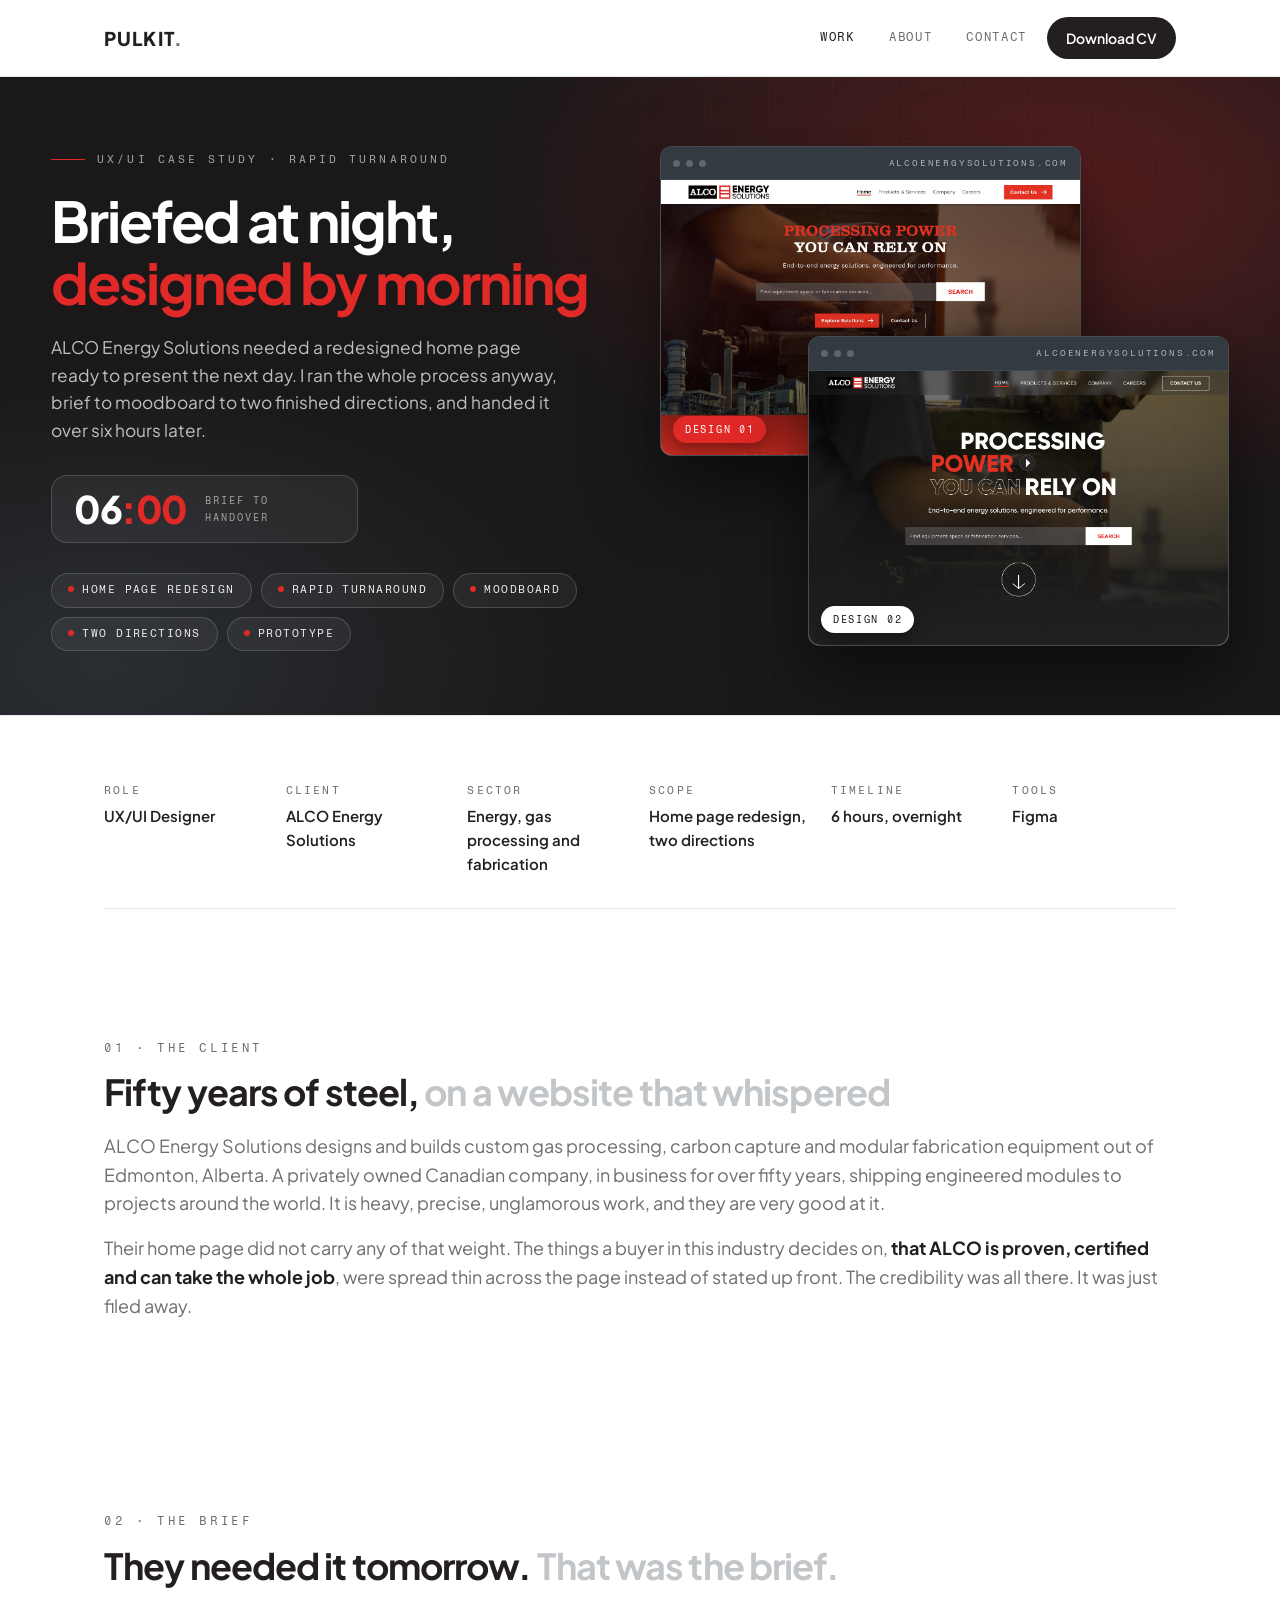
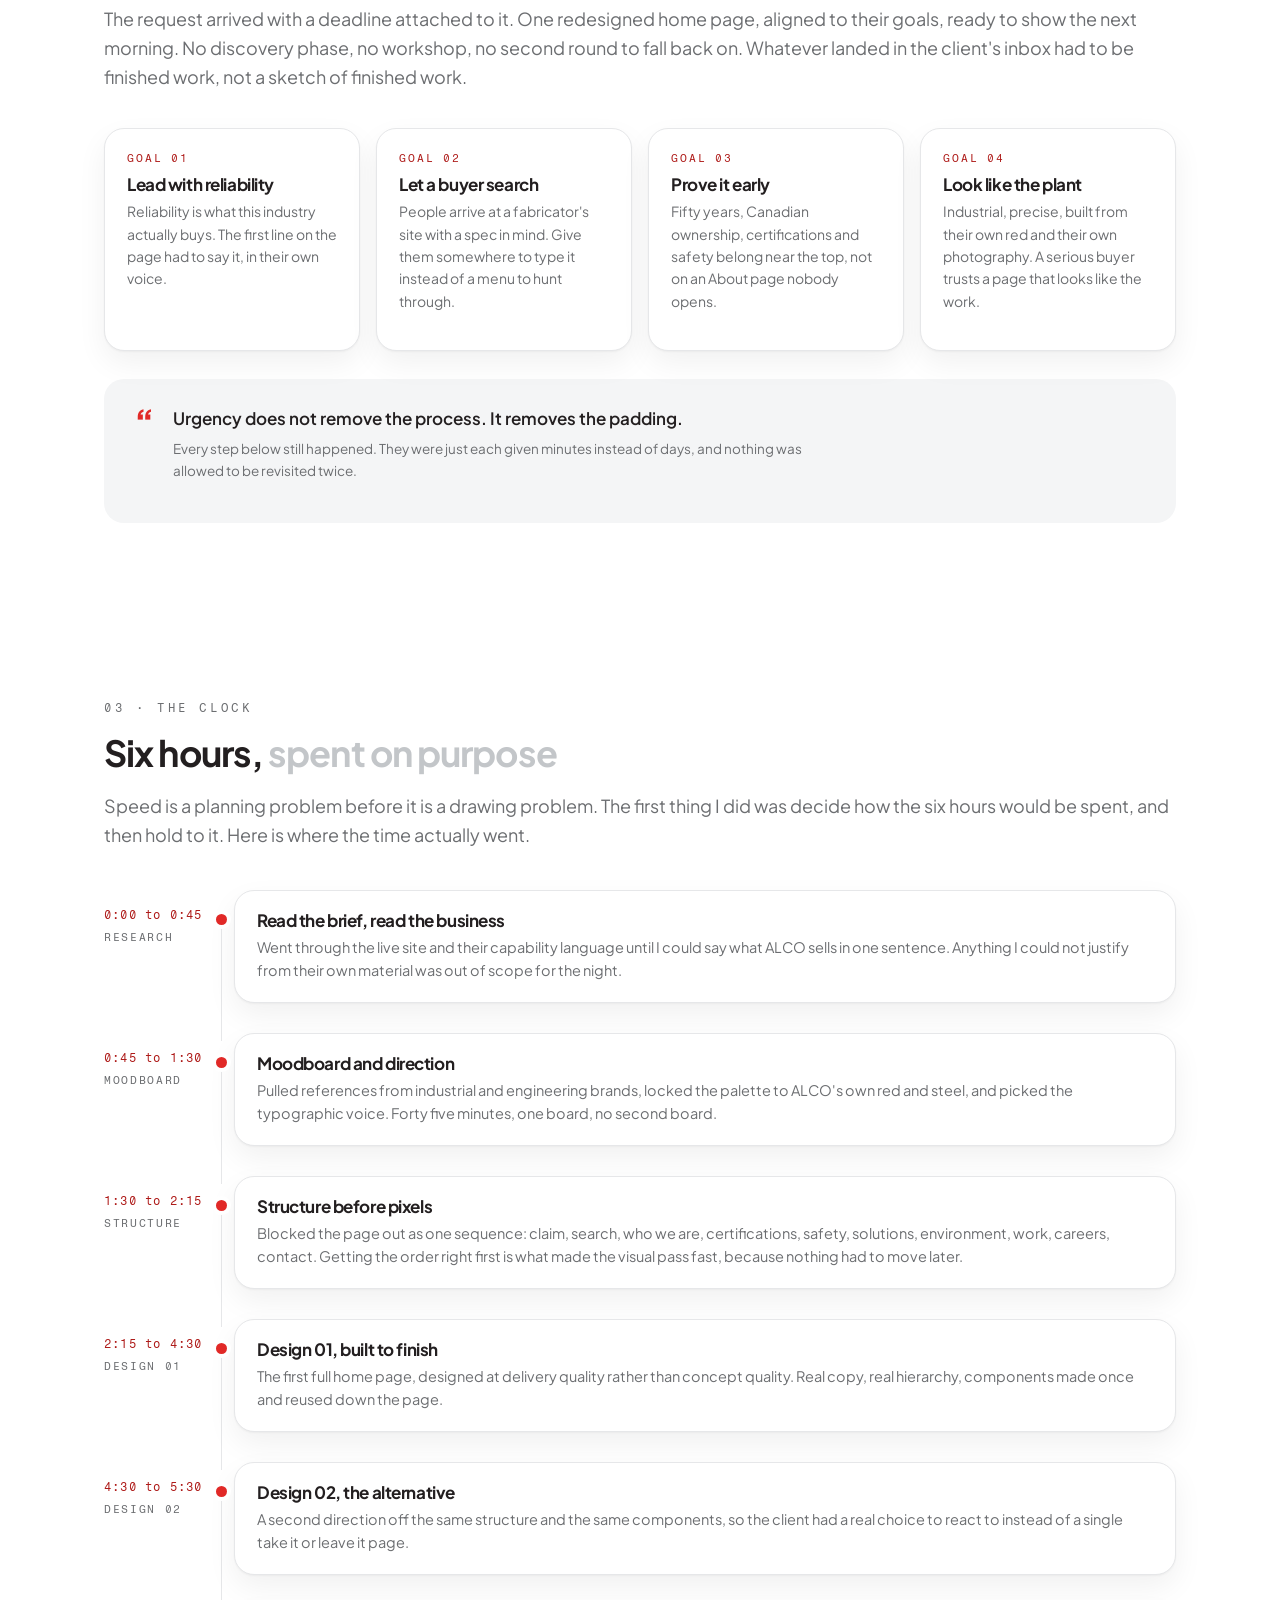
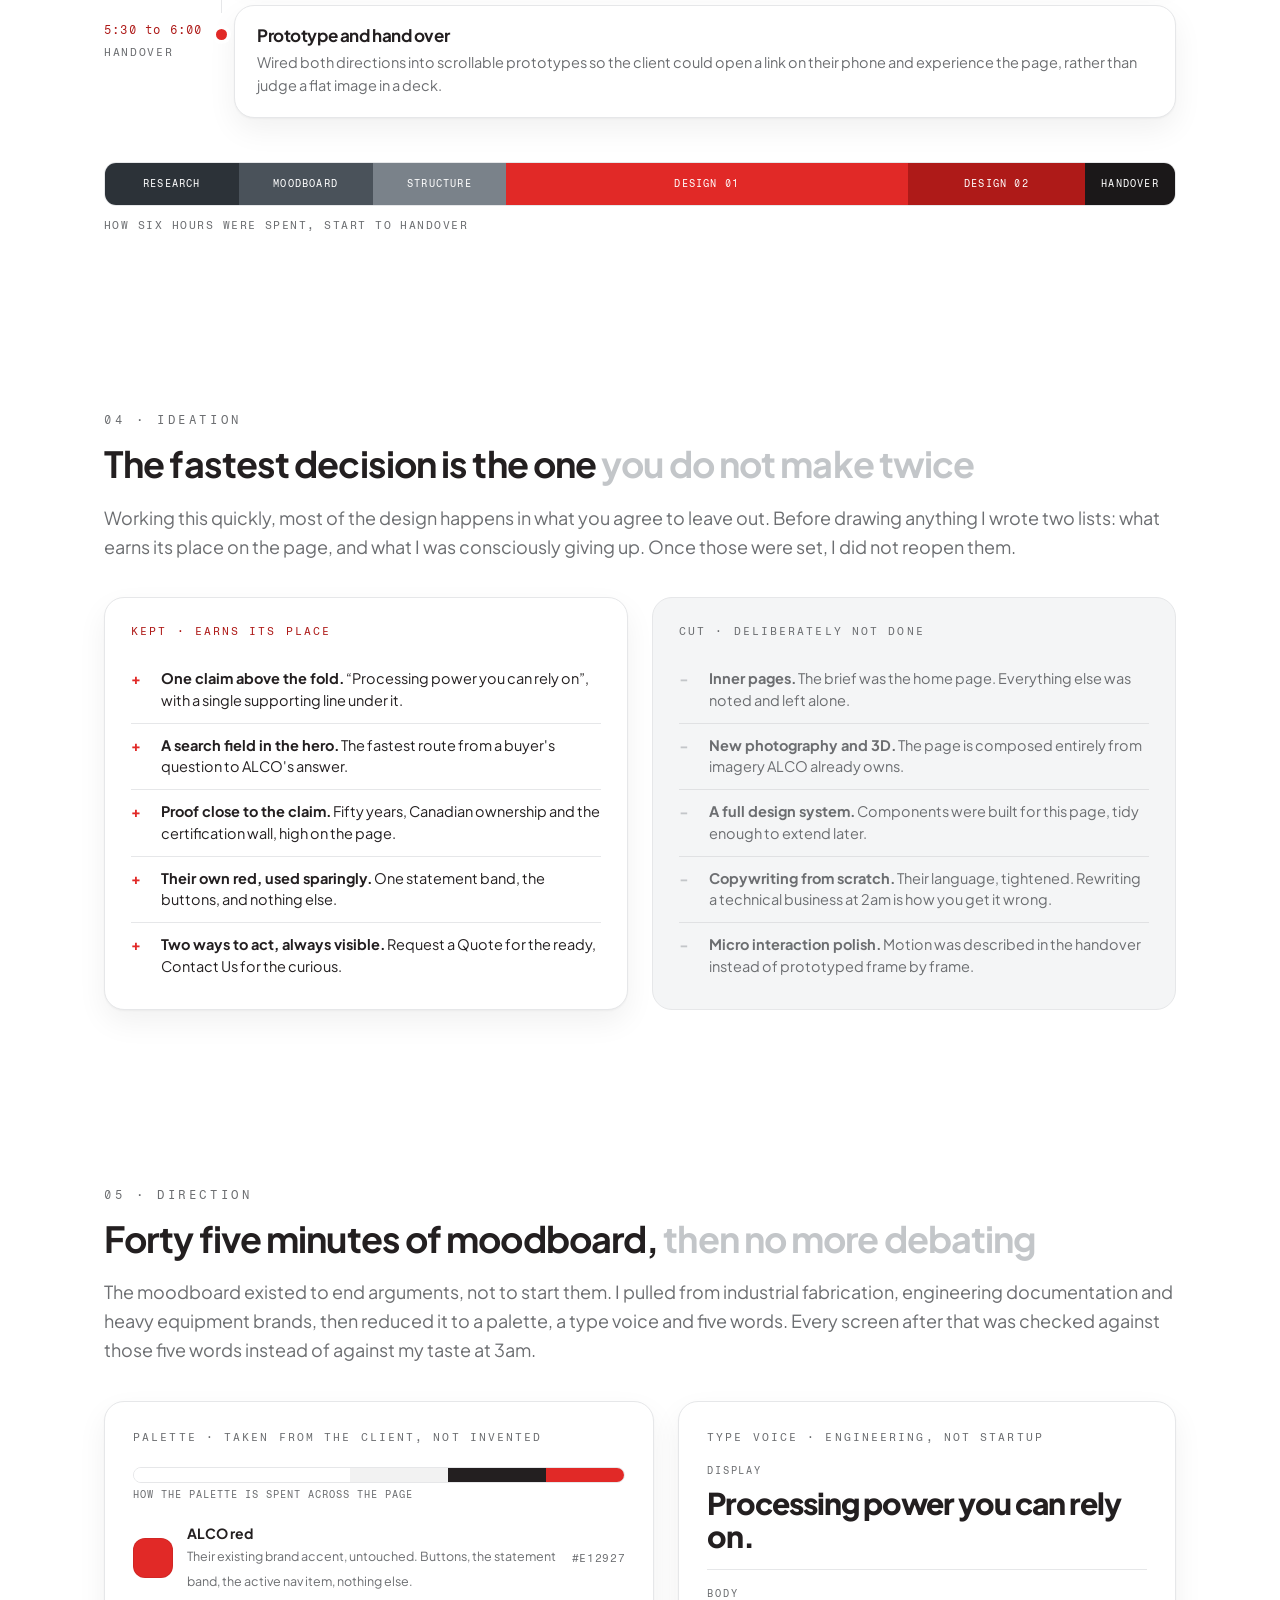
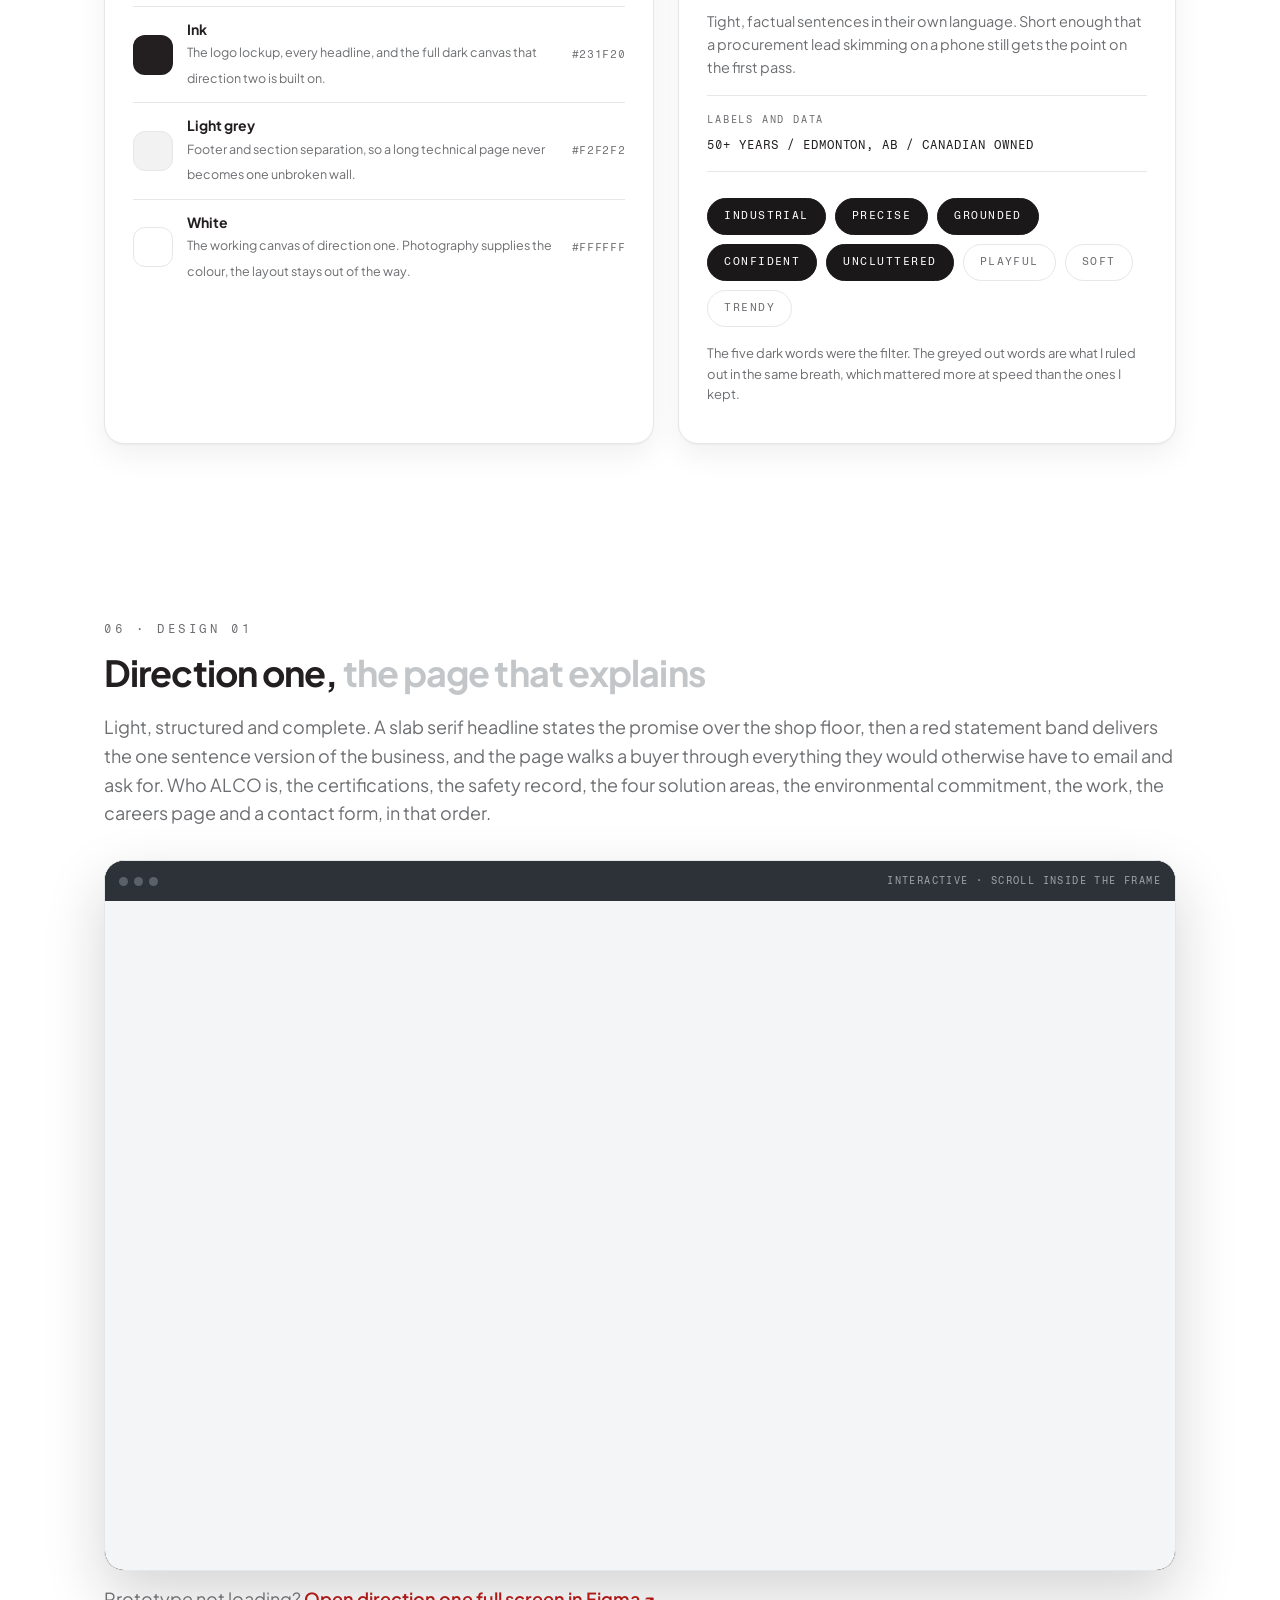
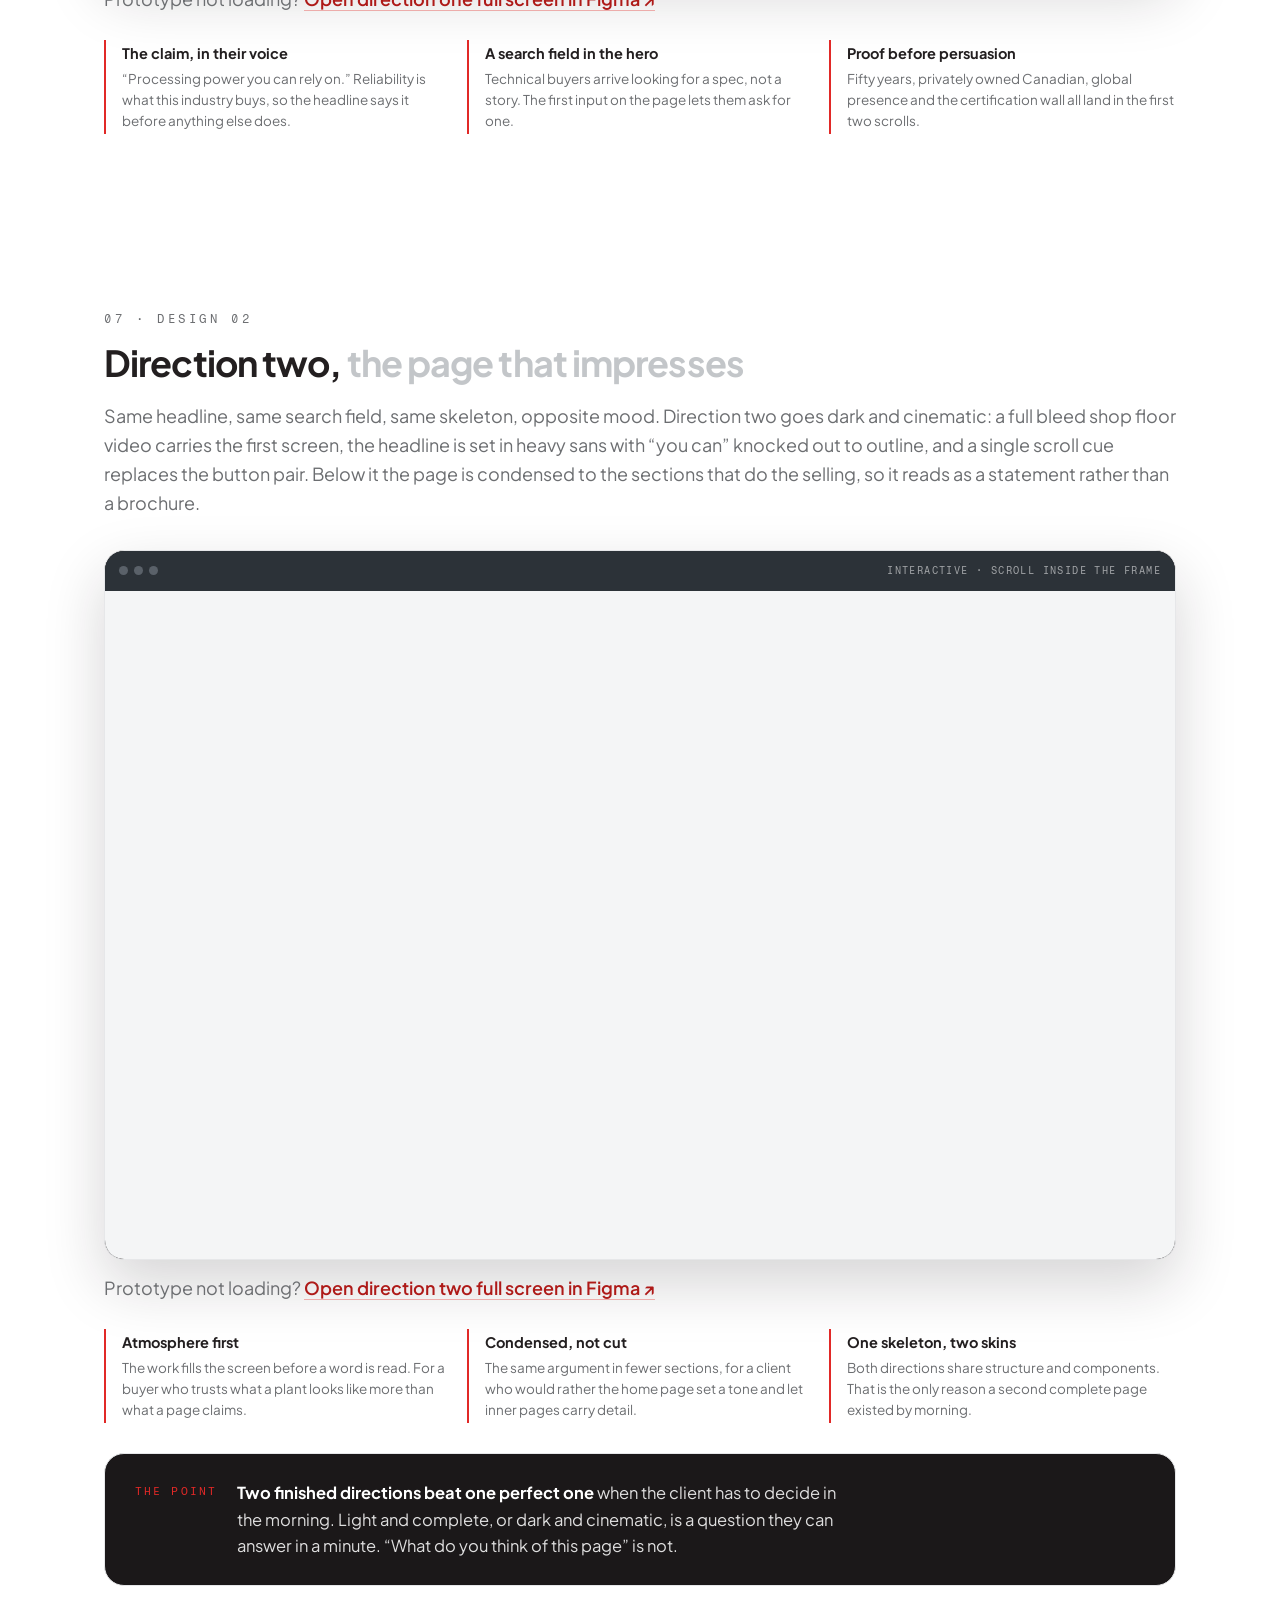
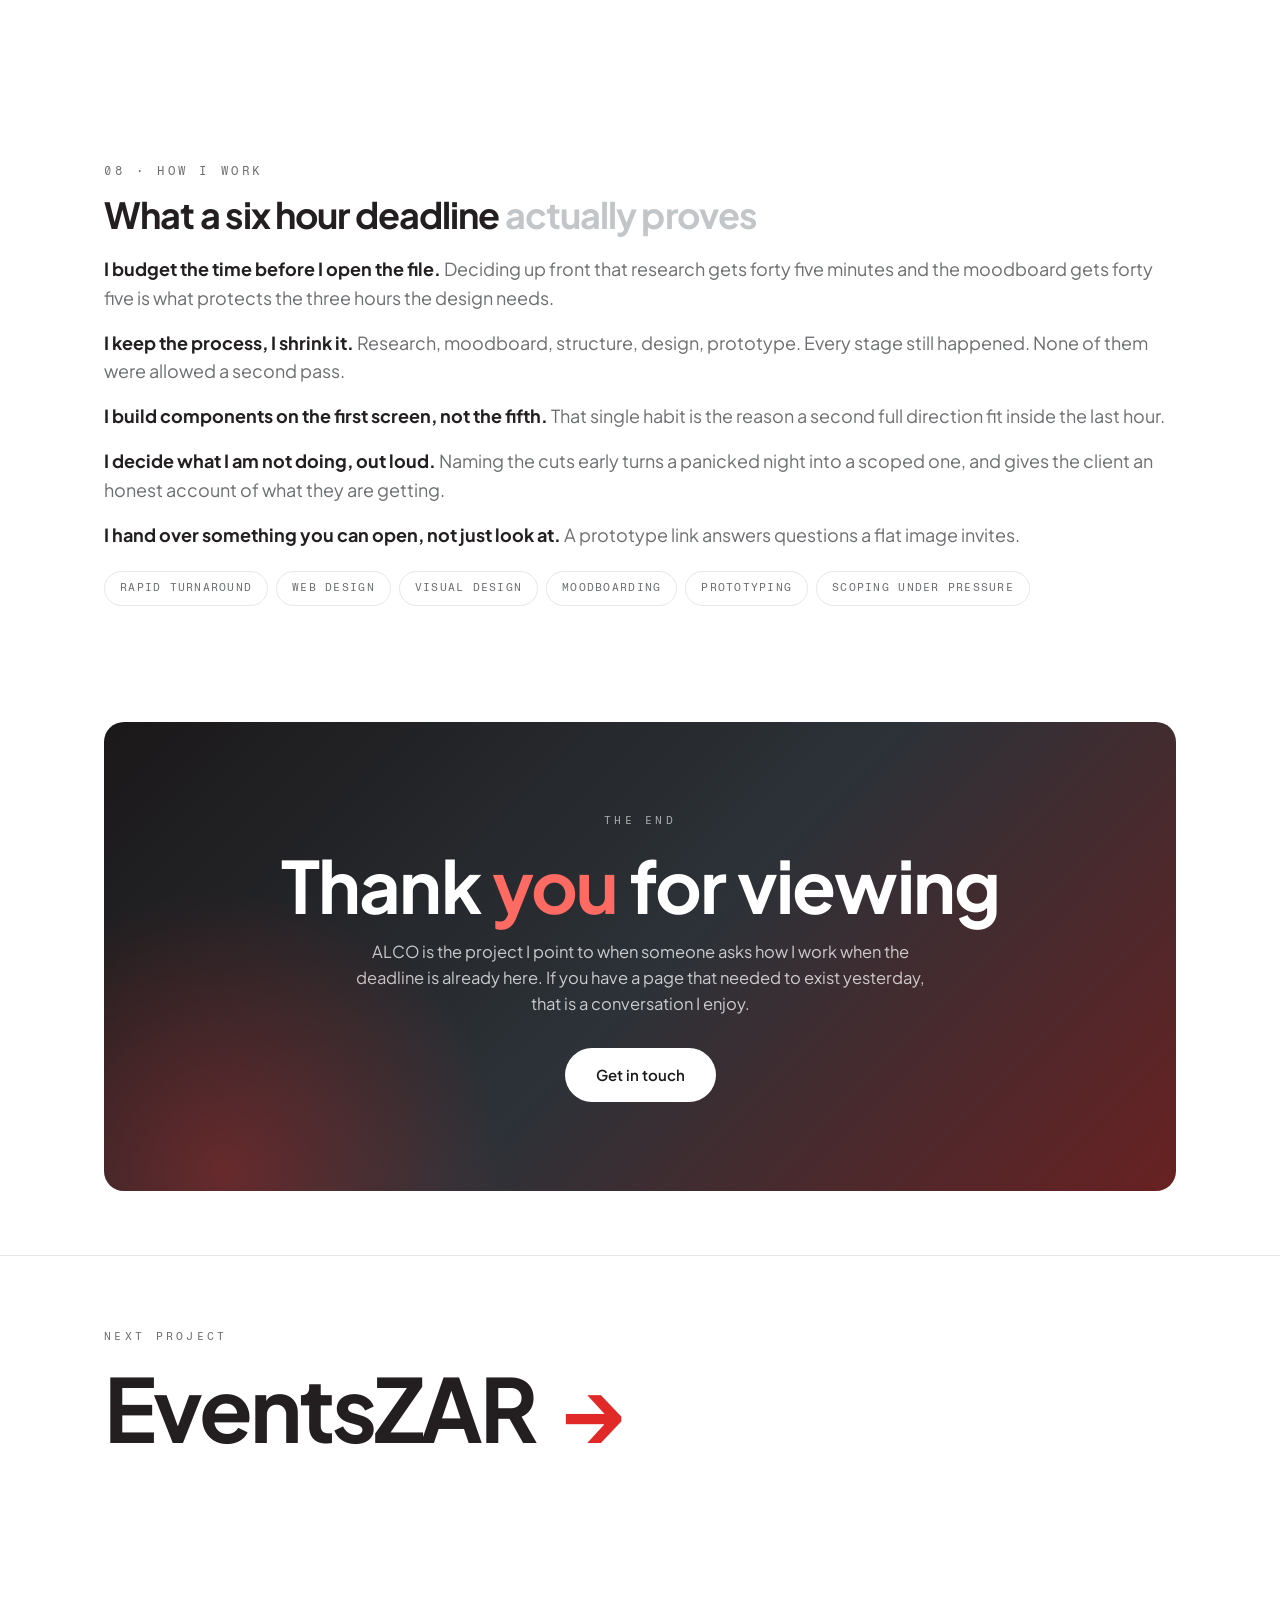
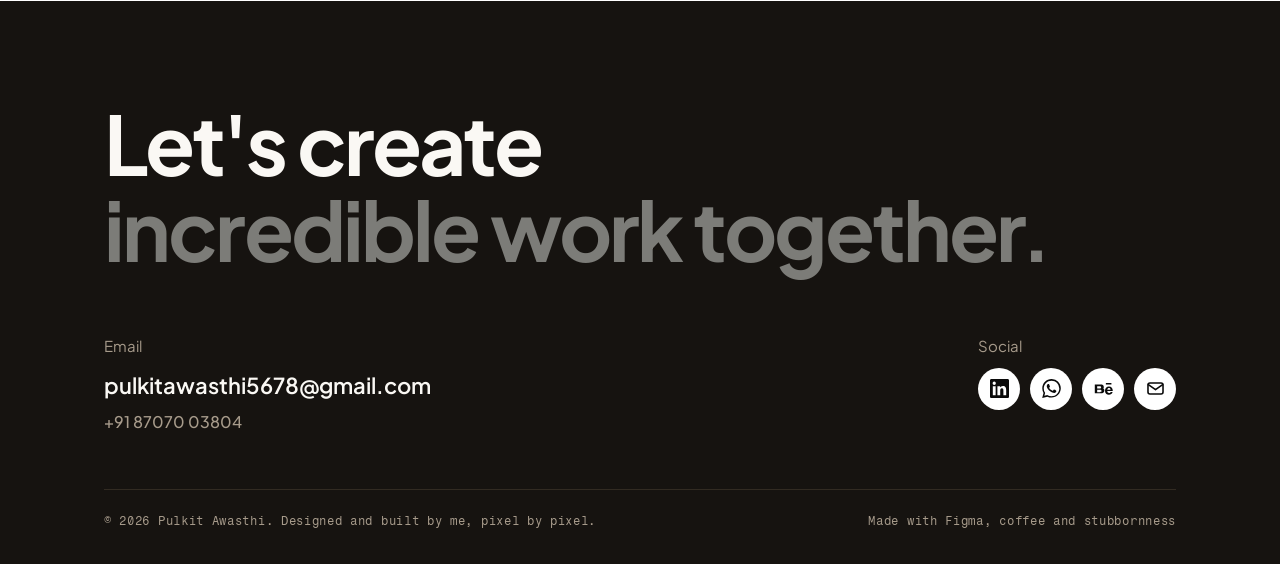
<file: alco.html>
<!DOCTYPE html>
<html lang="en">
<head>
<meta charset="UTF-8" />
<meta name="viewport" content="width=device-width, initial-scale=1.0" />
<title>ALCO Energy Solutions | Pulkit Awasthi</title>
<meta name="description" content="ALCO Energy Solutions case study by Pulkit Awasthi. A full home page redesign for a 50 year old Canadian energy fabricator, briefed one evening and delivered the next morning. Six hours, brief to moodboard to two finished directions." />
<link rel="preconnect" href="https://fonts.googleapis.com" />
<link rel="preconnect" href="https://fonts.gstatic.com" crossorigin />
<link href="https://fonts.googleapis.com/css2?family=Plus+Jakarta+Sans:wght@400;500;600;700;800&family=Fragment+Mono&display=swap" rel="stylesheet" />
<link rel="icon" type="image/svg+xml" href="images/favicon.svg" />
<link rel="stylesheet" href="css/styles.css" />
<style>
:root{
  --bg:#FFFFFF; --bg-soft:#F4F5F6; --text:#231F20; --muted:#6C6E71; --faint:#C3C6C9;
  --border:#E6E7E9; --radius:20px; --radius-sm:12px; --maxw:1120px;
  --shadow:0 1px 2px rgba(0,0,0,.04), 0 12px 30px rgba(0,0,0,.06);
  --font:"Plus Jakarta Sans",-apple-system,BlinkMacSystemFont,"Segoe UI",Roboto,Helvetica,Arial,sans-serif;
  --mono:"Fragment Mono",ui-monospace,SFMono-Regular,Menlo,monospace;
  --red:#E12927; --red-deep:#AE1A18; --ink:#1B1819; --steel:#2C3238; --sand:#F0EDE8;
}
*{box-sizing:border-box;margin:0;padding:0}
html{scroll-behavior:smooth}
body{font-family:var(--font);background:var(--bg);color:var(--text);line-height:1.6;-webkit-font-smoothing:antialiased}
img{max-width:100%;display:block}
a{color:inherit;text-decoration:none}
.container{width:100%;max-width:var(--maxw);margin:0 auto;padding:0 24px}
h1,h2,h3,h4{line-height:1.1;letter-spacing:-.025em;font-weight:700}
.eyebrow{font-family:var(--mono);font-size:12px;font-weight:400;letter-spacing:.3em;text-transform:uppercase;color:var(--muted)}

/* ---------- HERO ---------- */
.hero-band{position:relative;overflow:hidden;border-bottom:1px solid var(--border);background:var(--ink);color:#fff}
.hero-band::before{content:"";position:absolute;inset:0;
  background:
    radial-gradient(900px 520px at 82% 18%, rgba(225,41,39,.30), transparent 62%),
    radial-gradient(700px 420px at 8% 92%, rgba(44,50,56,.85), transparent 70%);
  pointer-events:none}
/* faint blueprint grid, reads as engineering without a single image */
.hero-band::after{content:"";position:absolute;inset:0;pointer-events:none;opacity:.5;
  background-image:linear-gradient(rgba(255,255,255,.045) 1px,transparent 1px),linear-gradient(90deg,rgba(255,255,255,.045) 1px,transparent 1px);
  background-size:64px 64px;
  -webkit-mask-image:radial-gradient(circle at 70% 30%, #000 10%, transparent 78%);
  mask-image:radial-gradient(circle at 70% 30%, #000 10%, transparent 78%)}
.hero-grid{position:relative;z-index:1;max-width:1536px;margin:0 auto;
  display:grid;grid-template-columns:minmax(0,1fr) minmax(0,1.02fr);align-items:center;gap:clamp(32px,4vw,64px);
  min-height:clamp(460px,42vw,700px);padding:clamp(48px,5vw,86px) clamp(24px,4vw,72px)}
@media(max-width:1080px){.hero-grid{grid-template-columns:1fr;gap:44px}}
.banner-copy{max-width:660px}
.banner-copy .bk{display:inline-flex;align-items:center;gap:12px;font-family:var(--mono);font-size:11px;letter-spacing:.28em;text-transform:uppercase;color:rgba(255,255,255,.6)}
.banner-copy .bk::before{content:"";width:34px;height:1px;background:var(--red)}
.banner-copy h1{font-size:clamp(38px,4.4vw,64px);margin:22px 0 20px;letter-spacing:-.035em;color:#fff}
.banner-copy h1 .hl{color:var(--red);position:relative}
.banner-copy .tagline{font-size:clamp(15.5px,1.35vw,18px);color:rgba(255,255,255,.72);max-width:520px;margin-bottom:30px}
.bchips{display:flex;gap:9px;flex-wrap:wrap}
.bchips span{font-family:var(--mono);font-size:10.5px;letter-spacing:.14em;text-transform:uppercase;padding:8px 16px;border:1px solid rgba(255,255,255,.16);border-radius:100px;color:rgba(255,255,255,.9);background:rgba(255,255,255,.05)}
.bchips span::before{content:"";display:inline-block;width:6px;height:6px;border-radius:50%;background:var(--red);margin-right:8px;vertical-align:1px}

/* the running clock badge, the spine of this case study */
.clockpill{display:inline-flex;align-items:center;gap:18px;margin-bottom:30px;
  border:1px solid rgba(255,255,255,.16);background:rgba(255,255,255,.05);
  border-radius:16px;padding:14px 22px}
.clockpill .cn{font-size:38px;font-weight:800;letter-spacing:-.04em;line-height:1;color:#fff}
.clockpill .cn i{font-style:normal;color:var(--red)}
.clockpill .cl{font-family:var(--mono);font-size:10px;letter-spacing:.2em;text-transform:uppercase;color:rgba(255,255,255,.55);line-height:1.7;max-width:130px}

/* ---------- two design mockups in the hero ---------- */
.shots{position:relative;width:100%;aspect-ratio:10/8.8;min-height:320px}
@media(max-width:1080px){.shots{aspect-ratio:10/8.4;max-width:660px;margin:0 auto}}
.shot{position:absolute;border-radius:12px;overflow:hidden;background:var(--steel);
  border:1px solid rgba(255,255,255,.13);box-shadow:0 30px 70px rgba(0,0,0,.55);
  transition:transform .45s cubic-bezier(.2,.7,.3,1), box-shadow .45s ease}
.shot .sbar{display:flex;align-items:center;gap:6px;padding:9px 12px;background:#333A41;border-bottom:1px solid rgba(255,255,255,.07)}
.shot .sbar i{width:7px;height:7px;border-radius:50%;background:#5E666E;display:block;flex:none}
.shot .sbar .st{margin-left:auto;font-family:var(--mono);font-size:9px;letter-spacing:.2em;text-transform:uppercase;color:rgba(255,255,255,.6)}
.shot .sview{position:relative;background:#EFF0F1;aspect-ratio:16/10.5;overflow:hidden}
.shot .sview img{width:100%;height:100%;object-fit:cover;object-position:top center}
/* label tag that names which direction the shot is */
.shot .tag{position:absolute;left:12px;bottom:12px;z-index:3;font-family:var(--mono);font-size:9.5px;letter-spacing:.18em;text-transform:uppercase;
  padding:6px 12px;border-radius:100px;background:var(--red);color:#fff;box-shadow:0 6px 18px rgba(0,0,0,.35)}
.shot.s2 .tag{background:#fff;color:var(--ink)}
/* placeholder shown only when the export is not in place yet */
.shot .sph{display:none;position:absolute;inset:0;flex-direction:column;align-items:center;justify-content:center;gap:8px;text-align:center;padding:20px;
  background:repeating-linear-gradient(45deg,#EFF0F1,#EFF0F1 12px,#E5E7E9 12px,#E5E7E9 24px)}
.shot .sph b{font-size:15px;color:var(--text)}
.shot .sph span{font-family:var(--mono);font-size:9.5px;letter-spacing:.12em;text-transform:uppercase;color:var(--muted);line-height:1.8}
/* back plate, direction one */
.shot.s1{top:0;left:0;width:74%;z-index:1}
/* front plate, direction two */
.shot.s2{bottom:0;right:0;width:74%;z-index:2}
@media(hover:hover) and (min-width:1081px){
  .shots:hover .shot.s1{transform:translate(-16px,-12px)}
  .shots:hover .shot.s2{transform:translate(16px,12px)}
}

/* meta strip */
.meta{display:grid;grid-template-columns:repeat(auto-fit,minmax(160px,1fr));gap:18px;margin:34px 0 0;padding:32px 0;border-bottom:1px solid var(--border)}
.meta .k{font-family:var(--mono);font-size:11px;letter-spacing:.2em;text-transform:uppercase;color:var(--muted);margin-bottom:4px}
.meta .v{font-weight:600;font-size:15px}

/* right progress rail */
#rail{position:fixed;right:28px;top:50%;transform:translateY(-50%);z-index:60;display:none;opacity:0;pointer-events:none;transition:opacity .3s ease}
@media(min-width:1360px){#rail{display:block}}
#rail.on{opacity:1;pointer-events:auto}
#rail a{display:flex;flex-direction:row-reverse;align-items:center;gap:12px;padding:6px 0;font-family:var(--mono);font-size:10px;letter-spacing:.14em;text-transform:uppercase;color:var(--text);transition:.2s}
#rail a .rd{width:9px;height:9px;border-radius:50%;border:1.5px solid #D6D8DA;background:transparent;flex:none;transition:.25s}
#rail a .rl{opacity:0;transform:translateX(6px);transition:.25s;pointer-events:none}
#rail a:hover .rl{opacity:.6;transform:none}
#rail a.done .rd{background:var(--red);border-color:var(--red)}
#rail a.active .rd{background:var(--red);border-color:var(--red);transform:scale(1.35);box-shadow:0 0 0 4px rgba(225,41,39,.16)}
#rail a.active .rl{opacity:1;transform:none}

/* ---------- generic ---------- */
section.cs{padding:90px 0 6px}
.cs-block{max-width:100%}
.cs-block h2{font-size:clamp(26px,3.4vw,36px);margin-bottom:20px}
.cs-block h2 .g{color:var(--faint)}
.cs-block p{color:var(--muted);font-size:18px;margin-bottom:16px}
.cs-block p b, .cs-block li b{color:var(--text)}

/* goal cards */
.pains{display:grid;grid-template-columns:repeat(auto-fit,minmax(230px,1fr));gap:16px;margin-top:36px}
.pain{border:1px solid var(--border);border-radius:var(--radius);padding:22px;box-shadow:var(--shadow);position:relative;background:var(--bg)}
.pain .pk{font-family:var(--mono);font-size:10.5px;letter-spacing:.18em;text-transform:uppercase;color:var(--red-deep)}
.pain h4{font-size:17px;margin:8px 0 6px}
.pain p{font-size:14px;color:var(--muted)}

/* insight strip */
.insight{margin-top:28px;border-radius:var(--radius);background:var(--bg-soft);padding:26px 30px;display:flex;gap:18px;align-items:flex-start}
.insight .iq{font-size:34px;line-height:1;color:var(--red);font-weight:800}
.insight p{font-size:17px;color:var(--text);font-weight:600;max-width:640px}
.insight span{display:block;font-size:13.5px;color:var(--muted);font-weight:400;margin-top:6px}

/* ---------- the six hour clock ---------- */
.tl{margin-top:40px;position:relative;padding-left:0}
.tl-row{display:grid;grid-template-columns:104px 1fr;gap:26px;position:relative;padding:0 0 30px}
.tl-row:last-child{padding-bottom:4px}
.tl-time{font-family:var(--mono);font-size:12px;letter-spacing:.1em;color:var(--red-deep);padding-top:16px;white-space:nowrap}
.tl-time span{display:block;color:var(--muted);font-size:10.5px;letter-spacing:.16em;text-transform:uppercase;margin-top:5px}
.tl-body{border:1px solid var(--border);border-radius:var(--radius);padding:20px 22px;background:var(--bg);box-shadow:var(--shadow);position:relative}
.tl-body h4{font-size:17px;margin-bottom:6px}
.tl-body p{font-size:14.5px;color:var(--muted);margin:0}
.tl-row::before{content:"";position:absolute;left:117px;top:22px;bottom:-8px;width:1px;background:var(--border)}
.tl-row:last-child::before{display:none}
.tl-row::after{content:"";position:absolute;left:112px;top:24px;width:11px;height:11px;border-radius:50%;background:var(--red);box-shadow:0 0 0 4px #fff}
@media(max-width:720px){
  .tl-row{grid-template-columns:1fr;gap:10px}
  .tl-row::before,.tl-row::after{display:none}
  .tl-time{padding-top:0}
}
/* the spend bar */
.spend{display:flex;height:44px;border-radius:12px;overflow:hidden;border:1px solid var(--border);margin-top:40px}
.spend span{display:flex;align-items:center;justify-content:center;font-family:var(--mono);font-size:10px;letter-spacing:.12em;text-transform:uppercase;color:#fff;white-space:nowrap;overflow:hidden}
.spend-note{font-family:var(--mono);font-size:10.5px;letter-spacing:.14em;text-transform:uppercase;color:var(--muted);margin-top:12px}

/* keep / cut columns */
.kc{display:grid;grid-template-columns:1fr 1fr;gap:24px;margin-top:36px}
@media(max-width:820px){.kc{grid-template-columns:1fr}}
.kc-card{border:1px solid var(--border);border-radius:var(--radius);padding:26px 26px 20px;box-shadow:var(--shadow);background:var(--bg)}
.kc-card.cut{background:var(--bg-soft);box-shadow:none}
.kc-card .kck{font-family:var(--mono);font-size:10.5px;letter-spacing:.2em;text-transform:uppercase;color:var(--muted);margin-bottom:16px}
.kc-card.keep .kck{color:var(--red-deep)}
.kc-li{display:flex;gap:12px;padding:11px 0;border-bottom:1px solid var(--border);font-size:14.5px;line-height:1.5}
.kc-card.cut .kc-li{border-bottom-color:#E0E1E3}
.kc-li:last-child{border-bottom:0}
.kc-li .m{flex:none;width:18px;font-weight:800;color:var(--red);line-height:1.5}
.kc-card.cut .kc-li .m{color:var(--faint)}
.kc-card.cut .kc-li{color:var(--muted)}

/* moodboard: direction strip */
.mood{display:grid;grid-template-columns:1.05fr .95fr;gap:24px;margin-top:36px}
@media(max-width:880px){.mood{grid-template-columns:1fr}}
.dl-card{border:1px solid var(--border);border-radius:var(--radius);padding:28px 28px 22px;box-shadow:var(--shadow);background:var(--bg)}
.dl-card .dlk{font-family:var(--mono);font-size:10.5px;letter-spacing:.2em;text-transform:uppercase;color:var(--muted)}
.pal-bar{display:flex;height:16px;border-radius:100px;overflow:hidden;margin:20px 0 4px;border:1px solid var(--border)}
.pal-note{font-family:var(--mono);font-size:10px;letter-spacing:.1em;text-transform:uppercase;color:var(--muted);margin-bottom:8px}
.pal-row{display:flex;align-items:center;gap:14px;padding:13px 0;border-bottom:1px solid var(--border)}
.pal-row:last-child{border-bottom:0}
.pal-row .dot{width:40px;height:40px;border-radius:12px;border:1px solid rgba(0,0,0,.07);flex:none}
.pal-row b{font-size:14px;display:block;line-height:1.3}
.pal-row .use{font-size:12.5px;color:var(--muted);line-height:1.4}
.pal-row .hex{margin-left:auto;font-family:var(--mono);font-size:11px;color:var(--muted);letter-spacing:.06em;white-space:nowrap}
/* type specimen */
.spec{border-bottom:1px solid var(--border);padding:16px 0}
.spec:last-child{border-bottom:0}
.spec .sl{font-family:var(--mono);font-size:10px;letter-spacing:.18em;text-transform:uppercase;color:var(--muted);margin-bottom:8px}
.spec .sh{font-size:30px;font-weight:800;letter-spacing:-.035em;line-height:1.1}
.spec .sb{font-size:14.5px;color:var(--muted)}
.spec .sm{font-family:var(--mono);font-size:12px;letter-spacing:.08em;color:var(--text)}
/* reference words */
.refs{display:flex;gap:9px;flex-wrap:wrap;margin-top:26px}
.refs span{font-family:var(--mono);font-size:10.5px;letter-spacing:.14em;text-transform:uppercase;padding:9px 16px;border:1px solid var(--border);border-radius:100px;color:var(--muted);background:var(--bg)}
.refs span.on{background:var(--ink);color:#fff;border-color:var(--ink)}

/* prototype embeds */
.proto-wrap{margin-top:32px;border-radius:var(--radius);overflow:hidden;border:1px solid var(--border);background:var(--ink);box-shadow:0 24px 60px rgba(27,24,25,.18)}
.proto-wrap .bar{display:flex;align-items:center;gap:6px;padding:12px 14px;background:var(--steel)}
.proto-wrap .bar i{width:9px;height:9px;border-radius:50%;background:#5A6169;display:block}
.proto-wrap .bar .hint{margin-left:auto;font-family:var(--mono);font-size:10px;letter-spacing:.14em;text-transform:uppercase;color:rgba(255,255,255,.55)}
.proto-wrap iframe{display:block;width:100%;aspect-ratio:16/10;border:0;background:#F4F5F6}
.proto-note{font-size:13.5px;color:var(--muted);margin-top:14px}
.proto-note a{color:var(--red-deep);font-weight:600;border-bottom:1px solid rgba(225,41,39,.35)}
/* placeholder shown until the real embed link is dropped in */
.proto-empty{display:flex;flex-direction:column;align-items:center;justify-content:center;gap:10px;
  aspect-ratio:16/10;background:repeating-linear-gradient(45deg,#F4F5F6,#F4F5F6 14px,#EDEEF0 14px,#EDEEF0 28px);
  border:2px dashed #C9CCCF;text-align:center;padding:24px}
.proto-empty b{font-size:16px;color:var(--text)}
.proto-empty span{font-family:var(--mono);font-size:11px;letter-spacing:.14em;text-transform:uppercase;color:var(--muted);max-width:420px;line-height:1.8}

/* design intent rows next to each direction */
.intent{display:grid;grid-template-columns:repeat(auto-fit,minmax(210px,1fr));gap:16px;margin-top:26px}
.intent .it{border-left:2px solid var(--red);padding:2px 0 2px 16px}
.intent .it b{display:block;font-size:14.5px;margin-bottom:4px}
.intent .it p{font-size:13.5px;color:var(--muted);margin:0;line-height:1.55}

/* verdict callout under design 2 */
.verdict{margin-top:30px;border:1px solid var(--border);border-radius:var(--radius);padding:26px 30px;background:var(--ink);color:#fff;display:flex;gap:20px;align-items:flex-start}
.verdict .vk{font-family:var(--mono);font-size:10.5px;letter-spacing:.2em;text-transform:uppercase;color:var(--red);flex:none;padding-top:4px}
.verdict p{font-size:16.5px;color:rgba(255,255,255,.86);margin:0;max-width:620px}
.verdict p b{color:#fff}
@media(max-width:640px){.verdict{flex-direction:column;gap:10px}}

/* learnings */
.skillchips{display:flex;gap:8px;flex-wrap:wrap;margin-top:22px}
.skillchips span{font-family:var(--mono);font-size:10.5px;letter-spacing:.12em;text-transform:uppercase;padding:8px 15px;border:1px solid var(--border);border-radius:100px;color:var(--muted)}

/* next project */
.next-cs{border-top:1px solid var(--border)}
.next-cs a{display:block;padding:72px 0 84px}
.next-cs .nk{font-family:var(--mono);font-size:11px;letter-spacing:.3em;text-transform:uppercase;color:var(--muted);margin-bottom:16px}
.next-cs h2{font-size:clamp(40px,7vw,88px);letter-spacing:-.035em;line-height:1.05;display:flex;align-items:center;gap:24px;flex-wrap:wrap}
.next-cs h2 .arw{color:var(--red);transition:transform .25s ease}
.next-cs a:hover h2 .arw{transform:translateX(16px)}

/* thanks */
.thanks{margin:70px 0 64px}
.thanks .band{border-radius:var(--radius);background:linear-gradient(135deg,#1B1819 0%,#2C3238 52%,#8E1614 130%);color:#fff;padding:clamp(48px,7vw,90px) clamp(24px,6vw,80px);text-align:center;position:relative;overflow:hidden}
.thanks .band .glow{position:absolute;width:560px;height:560px;border-radius:50%;background:radial-gradient(closest-side,rgba(225,41,39,.34),transparent);bottom:-260px;left:-160px;pointer-events:none}
.thanks .tk-eyebrow{font-family:var(--mono);font-size:11px;letter-spacing:.3em;text-transform:uppercase;color:rgba(255,255,255,.6)}
.thanks h2{font-size:clamp(40px,6vw,72px);margin:16px 0 14px}
.thanks h2 span{color:#FF6A62}
.thanks p{color:rgba(255,255,255,.75);max-width:580px;margin:0 auto 30px;font-size:16.5px}
.thanks .cta-row{display:flex;gap:12px;justify-content:center;flex-wrap:wrap}
.thanks .btn{display:inline-flex;align-items:center;gap:8px;padding:14px 30px;border-radius:100px;font-weight:600;font-size:15px;background:#fff;color:#1B1819;transition:.25s;border:1px solid transparent}
.thanks .btn:hover{transform:translateY(-2px);box-shadow:0 12px 30px rgba(0,0,0,.3)}
.thanks .btn.ghost{background:transparent;color:#fff;border-color:rgba(255,255,255,.45)}
.thanks .btn.ghost:hover{border-color:#fff;box-shadow:none}

@media (prefers-reduced-motion: reduce){
  html{scroll-behavior:auto}
  *{transition:none !important;animation:none !important}
}
</style>
</head>
<body>

  <header class="nav">
    <div class="container nav-inner">
      <a class="logo" href="index.html">PULKIT<span>.</span></a>
      <button class="nav-toggle" aria-label="Menu">&#9776;</button>
      <nav class="nav-links">
        <a href="work.html" class="active">Work</a>
        <a href="about.html">About</a>
        <a href="contact.html">Contact</a>
        <a class="btn btn-primary" href="Pulkit_Awasthi_CV.pdf" download>Download CV</a>
      </nav>
    </div>
  </header>

<!-- right section rail -->
<nav id="rail" aria-label="Sections">
  <a href="#top"><span class="rd"></span><span class="rl">Intro</span></a>
  <a href="#client"><span class="rd"></span><span class="rl">The client</span></a>
  <a href="#brief"><span class="rd"></span><span class="rl">The brief</span></a>
  <a href="#clock"><span class="rd"></span><span class="rl">Six hours</span></a>
  <a href="#ideation"><span class="rd"></span><span class="rl">Ideation</span></a>
  <a href="#mood"><span class="rd"></span><span class="rl">Direction</span></a>
  <a href="#d1"><span class="rd"></span><span class="rl">Design 01</span></a>
  <a href="#d2"><span class="rd"></span><span class="rl">Design 02</span></a>
  <a href="#learnings"><span class="rd"></span><span class="rl">How I work</span></a>
  <a href="#thanks"><span class="rd"></span><span class="rl">Thanks</span></a>
</nav>

<!-- HERO -->
<section class="hero-band" id="top">
  <div class="hero-grid">
    <div class="banner-copy">
      <div class="bk">UX/UI case study &middot; Rapid turnaround</div>
      <h1>Briefed at night, <span class="hl">designed by morning</span></h1>
      <p class="tagline">ALCO Energy Solutions needed a redesigned home page ready to present the next day. I ran the whole process anyway, brief to moodboard to two finished directions, and handed it over six hours later.</p>
      <div class="clockpill">
        <div class="cn">06<i>:00</i></div>
        <div class="cl">Brief to handover</div>
      </div>
      <div class="bchips"><span>Home page redesign</span><span>Rapid turnaround</span><span>Moodboard</span><span>Two directions</span><span>Prototype</span></div>
    </div>

    <div class="shots">
      <div class="shot s1">
        <div class="sbar"><i></i><i></i><i></i><span class="st">alcoenergysolutions.com</span></div>
        <div class="sview">
          <img src="images/alco/design-01.jpg" alt="ALCO home page redesign, direction one" loading="eager"
               onerror="this.style.display='none';this.nextElementSibling.style.display='flex'" />
          <div class="sph"><b>Design 01</b><span>images/alco/design-01.jpg</span></div>
          <span class="tag">Design 01</span>
        </div>
      </div>
      <div class="shot s2">
        <div class="sbar"><i></i><i></i><i></i><span class="st">alcoenergysolutions.com</span></div>
        <div class="sview">
          <img src="images/alco/design-02.jpg" alt="ALCO home page redesign, direction two" loading="eager"
               onerror="this.style.display='none';this.nextElementSibling.style.display='flex'" />
          <div class="sph"><b>Design 02</b><span>images/alco/design-02.jpg</span></div>
          <span class="tag">Design 02</span>
        </div>
      </div>
    </div>
  </div>
</section>

<section style="padding:0"><div class="container">
  <div class="meta">
    <div><div class="k">Role</div><div class="v">UX/UI Designer</div></div>
    <div><div class="k">Client</div><div class="v">ALCO Energy Solutions</div></div>
    <div><div class="k">Sector</div><div class="v">Energy, gas processing and fabrication</div></div>
    <div><div class="k">Scope</div><div class="v">Home page redesign, two directions</div></div>
    <div><div class="k">Timeline</div><div class="v">6 hours, overnight</div></div>
    <div><div class="k">Tools</div><div class="v">Figma</div></div>
  </div>
</div></section>

<!-- THE CLIENT -->
<section class="cs" id="client"><div class="container">
  <div class="cs-block">
    <div class="eyebrow" style="margin-bottom:14px">01 &middot; The client</div>
    <h2>Fifty years of steel, <span class="g">on a website that whispered</span></h2>
    <p>ALCO Energy Solutions designs and builds custom gas processing, carbon capture and modular fabrication equipment out of Edmonton, Alberta. A privately owned Canadian company, in business for over fifty years, shipping engineered modules to projects around the world. It is heavy, precise, unglamorous work, and they are very good at it.</p>
    <p>Their home page did not carry any of that weight. The things a buyer in this industry decides on, <b>that ALCO is proven, certified and can take the whole job</b>, were spread thin across the page instead of stated up front. The credibility was all there. It was just filed away.</p>
  </div>
</div></section>

<!-- THE BRIEF -->
<section class="cs" id="brief"><div class="container">
  <div class="cs-block" style="max-width:100%">
    <div class="eyebrow" style="margin-bottom:14px">02 &middot; The brief</div>
    <h2>They needed it tomorrow. <span class="g">That was the brief.</span></h2>
    <p>The request arrived with a deadline attached to it. One redesigned home page, aligned to their goals, ready to show the next morning. No discovery phase, no workshop, no second round to fall back on. Whatever landed in the client's inbox had to be finished work, not a sketch of finished work.</p>
    <div class="pains">
      <div class="pain"><div class="pk">Goal 01</div><h4>Lead with reliability</h4><p>Reliability is what this industry actually buys. The first line on the page had to say it, in their own voice.</p></div>
      <div class="pain"><div class="pk">Goal 02</div><h4>Let a buyer search</h4><p>People arrive at a fabricator's site with a spec in mind. Give them somewhere to type it instead of a menu to hunt through.</p></div>
      <div class="pain"><div class="pk">Goal 03</div><h4>Prove it early</h4><p>Fifty years, Canadian ownership, certifications and safety belong near the top, not on an About page nobody opens.</p></div>
      <div class="pain"><div class="pk">Goal 04</div><h4>Look like the plant</h4><p>Industrial, precise, built from their own red and their own photography. A serious buyer trusts a page that looks like the work.</p></div>
    </div>
    <div class="insight"><div class="iq">&ldquo;</div><p>Urgency does not remove the process. It removes the padding.
      <span>Every step below still happened. They were just each given minutes instead of days, and nothing was allowed to be revisited twice.</span></p></div>
  </div>
</div></section>

<!-- SIX HOURS -->
<section class="cs" id="clock"><div class="container">
  <div class="cs-block" style="max-width:100%">
    <div class="eyebrow" style="margin-bottom:14px">03 &middot; The clock</div>
    <h2>Six hours, <span class="g">spent on purpose</span></h2>
    <p>Speed is a planning problem before it is a drawing problem. The first thing I did was decide how the six hours would be spent, and then hold to it. Here is where the time actually went.</p>

    <div class="tl">
      <div class="tl-row">
        <div class="tl-time">0:00 to 0:45<span>Research</span></div>
        <div class="tl-body">
          <h4>Read the brief, read the business</h4>
          <p>Went through the live site and their capability language until I could say what ALCO sells in one sentence. Anything I could not justify from their own material was out of scope for the night.</p>
        </div>
      </div>
      <div class="tl-row">
        <div class="tl-time">0:45 to 1:30<span>Moodboard</span></div>
        <div class="tl-body">
          <h4>Moodboard and direction</h4>
          <p>Pulled references from industrial and engineering brands, locked the palette to ALCO's own red and steel, and picked the typographic voice. Forty five minutes, one board, no second board.</p>
        </div>
      </div>
      <div class="tl-row">
        <div class="tl-time">1:30 to 2:15<span>Structure</span></div>
        <div class="tl-body">
          <h4>Structure before pixels</h4>
          <p>Blocked the page out as one sequence: claim, search, who we are, certifications, safety, solutions, environment, work, careers, contact. Getting the order right first is what made the visual pass fast, because nothing had to move later.</p>
        </div>
      </div>
      <div class="tl-row">
        <div class="tl-time">2:15 to 4:30<span>Design 01</span></div>
        <div class="tl-body">
          <h4>Design 01, built to finish</h4>
          <p>The first full home page, designed at delivery quality rather than concept quality. Real copy, real hierarchy, components made once and reused down the page.</p>
        </div>
      </div>
      <div class="tl-row">
        <div class="tl-time">4:30 to 5:30<span>Design 02</span></div>
        <div class="tl-body">
          <h4>Design 02, the alternative</h4>
          <p>A second direction off the same structure and the same components, so the client had a real choice to react to instead of a single take it or leave it page.</p>
        </div>
      </div>
      <div class="tl-row">
        <div class="tl-time">5:30 to 6:00<span>Handover</span></div>
        <div class="tl-body">
          <h4>Prototype and hand over</h4>
          <p>Wired both directions into scrollable prototypes so the client could open a link on their phone and experience the page, rather than judge a flat image in a deck.</p>
        </div>
      </div>
    </div>

    <div class="spend">
      <span style="flex:12.5;background:#2C3238">Research</span>
      <span style="flex:12.5;background:#4A525A">Moodboard</span>
      <span style="flex:12.5;background:#7A828A">Structure</span>
      <span style="flex:37.5;background:#E12927">Design 01</span>
      <span style="flex:16.6;background:#AE1A18">Design 02</span>
      <span style="flex:8.4;background:#1B1819">Handover</span>
    </div>
    <div class="spend-note">How six hours were spent, start to handover</div>
  </div>
</div></section>

<!-- IDEATION -->
<section class="cs" id="ideation"><div class="container">
  <div class="cs-block" style="max-width:100%">
    <div class="eyebrow" style="margin-bottom:14px">04 &middot; Ideation</div>
    <h2>The fastest decision is the one <span class="g">you do not make twice</span></h2>
    <p>Working this quickly, most of the design happens in what you agree to leave out. Before drawing anything I wrote two lists: what earns its place on the page, and what I was consciously giving up. Once those were set, I did not reopen them.</p>
    <div class="kc">
      <div class="kc-card keep">
        <div class="kck">Kept &middot; earns its place</div>
        <div class="kc-li"><span class="m">&#43;</span><div><b>One claim above the fold.</b> &ldquo;Processing power you can rely on&rdquo;, with a single supporting line under it.</div></div>
        <div class="kc-li"><span class="m">&#43;</span><div><b>A search field in the hero.</b> The fastest route from a buyer's question to ALCO's answer.</div></div>
        <div class="kc-li"><span class="m">&#43;</span><div><b>Proof close to the claim.</b> Fifty years, Canadian ownership and the certification wall, high on the page.</div></div>
        <div class="kc-li"><span class="m">&#43;</span><div><b>Their own red, used sparingly.</b> One statement band, the buttons, and nothing else.</div></div>
        <div class="kc-li"><span class="m">&#43;</span><div><b>Two ways to act, always visible.</b> Request a Quote for the ready, Contact Us for the curious.</div></div>
      </div>
      <div class="kc-card cut">
        <div class="kck">Cut &middot; deliberately not done</div>
        <div class="kc-li"><span class="m">&minus;</span><div><b>Inner pages.</b> The brief was the home page. Everything else was noted and left alone.</div></div>
        <div class="kc-li"><span class="m">&minus;</span><div><b>New photography and 3D.</b> The page is composed entirely from imagery ALCO already owns.</div></div>
        <div class="kc-li"><span class="m">&minus;</span><div><b>A full design system.</b> Components were built for this page, tidy enough to extend later.</div></div>
        <div class="kc-li"><span class="m">&minus;</span><div><b>Copywriting from scratch.</b> Their language, tightened. Rewriting a technical business at 2am is how you get it wrong.</div></div>
        <div class="kc-li"><span class="m">&minus;</span><div><b>Micro interaction polish.</b> Motion was described in the handover instead of prototyped frame by frame.</div></div>
      </div>
    </div>
  </div>
</div></section>

<!-- MOODBOARD / DIRECTION -->
<section class="cs" id="mood"><div class="container">
  <div class="cs-block" style="max-width:100%">
    <div class="eyebrow" style="margin-bottom:14px">05 &middot; Direction</div>
    <h2>Forty five minutes of moodboard, <span class="g">then no more debating</span></h2>
    <p>The moodboard existed to end arguments, not to start them. I pulled from industrial fabrication, engineering documentation and heavy equipment brands, then reduced it to a palette, a type voice and five words. Every screen after that was checked against those five words instead of against my taste at 3am.</p>
    <div class="mood">
      <div class="dl-card">
        <div class="dlk">Palette &middot; taken from the client, not invented</div>
        <div class="pal-bar">
          <span style="flex:44;background:#FFFFFF"></span>
          <span style="flex:20;background:#F2F2F2"></span>
          <span style="flex:20;background:#231F20"></span>
          <span style="flex:16;background:#E12927"></span>
        </div>
        <div class="pal-note">How the palette is spent across the page</div>
        <div class="pal-row"><span class="dot" style="background:#E12927"></span><div><b>ALCO red</b><span class="use">Their existing brand accent, untouched. Buttons, the statement band, the active nav item, nothing else.</span></div><span class="hex">#E12927</span></div>
        <div class="pal-row"><span class="dot" style="background:#231F20"></span><div><b>Ink</b><span class="use">The logo lockup, every headline, and the full dark canvas that direction two is built on.</span></div><span class="hex">#231F20</span></div>
        <div class="pal-row"><span class="dot" style="background:#F2F2F2;border-color:var(--border)"></span><div><b>Light grey</b><span class="use">Footer and section separation, so a long technical page never becomes one unbroken wall.</span></div><span class="hex">#F2F2F2</span></div>
        <div class="pal-row"><span class="dot" style="background:#FFFFFF;border-color:var(--border)"></span><div><b>White</b><span class="use">The working canvas of direction one. Photography supplies the colour, the layout stays out of the way.</span></div><span class="hex">#FFFFFF</span></div>
      </div>
      <div class="dl-card">
        <div class="dlk">Type voice &middot; engineering, not startup</div>
        <div class="spec">
          <div class="sl">Display</div>
          <div class="sh">Processing power you can rely on.</div>
        </div>
        <div class="spec">
          <div class="sl">Body</div>
          <div class="sb">Tight, factual sentences in their own language. Short enough that a procurement lead skimming on a phone still gets the point on the first pass.</div>
        </div>
        <div class="spec">
          <div class="sl">Labels and data</div>
          <div class="sm">50+ YEARS / EDMONTON, AB / CANADIAN OWNED</div>
        </div>
        <div class="refs">
          <span class="on">Industrial</span><span class="on">Precise</span><span class="on">Grounded</span><span class="on">Confident</span><span class="on">Uncluttered</span>
          <span>Playful</span><span>Soft</span><span>Trendy</span>
        </div>
        <p style="font-size:13px;color:var(--muted);margin-top:16px">The five dark words were the filter. The greyed out words are what I ruled out in the same breath, which mattered more at speed than the ones I kept.</p>
      </div>
    </div>
  </div>
</div></section>

<!-- DESIGN 01 -->
<section class="cs" id="d1"><div class="container">
  <div class="cs-block" style="max-width:100%">
    <div class="eyebrow" style="margin-bottom:14px">06 &middot; Design 01</div>
    <h2>Direction one, <span class="g">the page that explains</span></h2>
    <p>Light, structured and complete. A slab serif headline states the promise over the shop floor, then a red statement band delivers the one sentence version of the business, and the page walks a buyer through everything they would otherwise have to email and ask for. Who ALCO is, the certifications, the safety record, the four solution areas, the environmental commitment, the work, the careers page and a contact form, in that order.</p>
    <div class="proto-wrap">
      <div class="bar"><i></i><i></i><i></i><span class="hint">Interactive &middot; scroll inside the frame</span></div>
      <iframe title="ALCO home page redesign, direction one" loading="lazy" allowfullscreen
        src="https://embed.figma.com/proto/MTMgYKbHjrgHLy1uBuFgfo/Tempelate-design-system?node-id=442-19057&scaling=scale-down-width&content-scaling=fixed&hide-ui=1&embed-host=share"></iframe>
    </div>
    <p class="proto-note">Prototype not loading? <a href="https://www.figma.com/proto/MTMgYKbHjrgHLy1uBuFgfo/Tempelate-design-system?node-id=442-19057&scaling=scale-down-width" target="_blank" rel="noopener noreferrer">Open direction one full screen in Figma &#8599;</a></p>
    <div class="intent">
      <div class="it"><b>The claim, in their voice</b><p>&ldquo;Processing power you can rely on.&rdquo; Reliability is what this industry buys, so the headline says it before anything else does.</p></div>
      <div class="it"><b>A search field in the hero</b><p>Technical buyers arrive looking for a spec, not a story. The first input on the page lets them ask for one.</p></div>
      <div class="it"><b>Proof before persuasion</b><p>Fifty years, privately owned Canadian, global presence and the certification wall all land in the first two scrolls.</p></div>
    </div>
  </div>
</div></section>

<!-- DESIGN 02 -->
<section class="cs" id="d2"><div class="container">
  <div class="cs-block" style="max-width:100%">
    <div class="eyebrow" style="margin-bottom:14px">07 &middot; Design 02</div>
    <h2>Direction two, <span class="g">the page that impresses</span></h2>
    <p>Same headline, same search field, same skeleton, opposite mood. Direction two goes dark and cinematic: a full bleed shop floor video carries the first screen, the headline is set in heavy sans with &ldquo;you can&rdquo; knocked out to outline, and a single scroll cue replaces the button pair. Below it the page is condensed to the sections that do the selling, so it reads as a statement rather than a brochure.</p>
    <div class="proto-wrap">
      <div class="bar"><i></i><i></i><i></i><span class="hint">Interactive &middot; scroll inside the frame</span></div>
      <iframe title="ALCO home page redesign, direction two" loading="lazy" allowfullscreen
        src="https://embed.figma.com/proto/MTMgYKbHjrgHLy1uBuFgfo/Tempelate-design-system?node-id=442-19476&scaling=scale-down-width&content-scaling=fixed&hide-ui=1&embed-host=share"></iframe>
    </div>
    <p class="proto-note">Prototype not loading? <a href="https://www.figma.com/proto/MTMgYKbHjrgHLy1uBuFgfo/Tempelate-design-system?node-id=442-19476&scaling=scale-down-width" target="_blank" rel="noopener noreferrer">Open direction two full screen in Figma &#8599;</a></p>
    <div class="intent">
      <div class="it"><b>Atmosphere first</b><p>The work fills the screen before a word is read. For a buyer who trusts what a plant looks like more than what a page claims.</p></div>
      <div class="it"><b>Condensed, not cut</b><p>The same argument in fewer sections, for a client who would rather the home page set a tone and let inner pages carry detail.</p></div>
      <div class="it"><b>One skeleton, two skins</b><p>Both directions share structure and components. That is the only reason a second complete page existed by morning.</p></div>
    </div>
    <div class="verdict">
      <div class="vk">The point</div>
      <p><b>Two finished directions beat one perfect one</b> when the client has to decide in the morning. Light and complete, or dark and cinematic, is a question they can answer in a minute. &ldquo;What do you think of this page&rdquo; is not.</p>
    </div>
  </div>
</div></section>

<!-- LEARNINGS -->
<section class="cs" id="learnings"><div class="container">
  <div class="cs-block">
    <div class="eyebrow" style="margin-bottom:14px">08 &middot; How I work</div>
    <h2>What a six hour deadline <span class="g">actually proves</span></h2>
    <p><b>I budget the time before I open the file.</b> Deciding up front that research gets forty five minutes and the moodboard gets forty five is what protects the three hours the design needs.</p>
    <p><b>I keep the process, I shrink it.</b> Research, moodboard, structure, design, prototype. Every stage still happened. None of them were allowed a second pass.</p>
    <p><b>I build components on the first screen, not the fifth.</b> That single habit is the reason a second full direction fit inside the last hour.</p>
    <p><b>I decide what I am not doing, out loud.</b> Naming the cuts early turns a panicked night into a scoped one, and gives the client an honest account of what they are getting.</p>
    <p><b>I hand over something you can open, not just look at.</b> A prototype link answers questions a flat image invites.</p>
    <div class="skillchips">
      <span>Rapid turnaround</span><span>Web design</span><span>Visual design</span>
      <span>Moodboarding</span><span>Prototyping</span><span>Scoping under pressure</span>
    </div>
  </div>
</div></section>

<!-- THANK YOU -->
<section class="thanks" id="thanks"><div class="container">
  <div class="band">
    <div class="glow"></div>
    <div class="tk-eyebrow">The end</div>
    <h2>Thank <span>you</span> for viewing</h2>
    <p>ALCO is the project I point to when someone asks how I work when the deadline is already here. If you have a page that needed to exist yesterday, that is a conversation I enjoy.</p>
    <div class="cta-row">
      <a class="btn" href="mailto:pulkitawasthi5678@gmail.com">Get in touch</a>
      <a id="takeaway-cta" class="btn ghost" href="https://www.figma.com/design/MTMgYKbHjrgHLy1uBuFgfo/Tempelate-design-system?node-id=442-19057" target="_blank" rel="noopener noreferrer">View both directions in Figma &#8599;</a>
    </div>
  </div>
</div></section>

<!-- NEXT PROJECT -->
<section class="next-cs">
  <div class="container">
    <a id="next-cs" href="rimi.html">
      <div class="nk">Next project</div>
      <h2><span class="t" id="next-cs-title">RIMI Insurance</span> <span class="arw">&rarr;</span></h2>
    </a>
  </div>
</section>

<footer class="footer">
  <div class="container">
    <h2 class="foot-big"><span class="w">Let's create</span><span class="g">incredible work together.</span></h2>
    <div class="foot-cols">
      <div class="fc">
        <div class="flabel">Email</div>
        <a class="fmail" href="mailto:pulkitawasthi5678@gmail.com">pulkitawasthi5678@gmail.com</a>
        <a class="fphone" href="tel:+918707003804">+91 87070 03804</a>
      </div>
      <div class="fc">
        <div class="flabel">Social</div>
        <div class="socials">
          <a href="https://www.linkedin.com/in/paux-ui" target="_blank" rel="noopener noreferrer" aria-label="LinkedIn">
            <svg viewBox="0 0 24 24" fill="currentColor" aria-hidden="true"><path d="M20.45 20.45h-3.55v-5.57c0-1.33-.03-3.04-1.85-3.04-1.85 0-2.14 1.45-2.14 2.94v5.67H9.36V9h3.41v1.56h.05c.47-.9 1.63-1.85 3.36-1.85 3.6 0 4.27 2.37 4.27 5.45v6.29zM5.34 7.43a2.06 2.06 0 1 1 0-4.12 2.06 2.06 0 0 1 0 4.12zM7.12 20.45H3.56V9h3.56v11.45zM22.22 0H1.77C.79 0 0 .77 0 1.72v20.56C0 23.23.79 24 1.77 24h20.45c.98 0 1.78-.77 1.78-1.72V1.72C24 .77 23.2 0 22.22 0z"/></svg>
          </a>
          <a href="https://wa.me/918707003804" target="_blank" rel="noopener noreferrer" aria-label="WhatsApp">
            <svg viewBox="0 0 24 24" fill="currentColor" aria-hidden="true"><path d="M17.47 14.38c-.3-.15-1.76-.87-2.03-.97-.27-.1-.47-.15-.67.15-.2.3-.77.96-.94 1.16-.17.2-.35.22-.64.08-.3-.15-1.26-.47-2.4-1.48-.88-.79-1.48-1.76-1.65-2.06-.17-.3-.02-.46.13-.61.13-.13.3-.35.45-.52.15-.17.2-.3.3-.5.1-.2.05-.37-.02-.52-.08-.15-.67-1.61-.92-2.2-.24-.58-.49-.5-.67-.51h-.57c-.2 0-.52.07-.79.37-.27.3-1.04 1.01-1.04 2.48s1.06 2.87 1.21 3.07c.15.2 2.1 3.2 5.08 4.49.71.3 1.26.49 1.69.63.71.23 1.36.19 1.87.12.57-.09 1.76-.72 2.01-1.41.25-.7.25-1.29.17-1.42-.07-.13-.27-.2-.57-.35zM12.05 21.8h-.01a9.8 9.8 0 0 1-4.99-1.37l-.36-.21-3.71.97.99-3.62-.23-.37a9.78 9.78 0 0 1-1.5-5.23c0-5.4 4.4-9.8 9.82-9.8 2.62 0 5.08 1.03 6.93 2.88a9.74 9.74 0 0 1 2.87 6.93c0 5.4-4.41 9.82-9.81 9.82zM20.52 3.45A11.74 11.74 0 0 0 12.05 0C5.6 0 .35 5.25.35 11.7c0 2.06.54 4.08 1.56 5.85L.25 24l6.6-1.73a11.7 11.7 0 0 0 5.2 1.24h.01c6.45 0 11.7-5.25 11.7-11.7 0-3.13-1.22-6.07-3.44-8.28z"/></svg>
          </a>
          <a href="https://www.behance.net/pulkitawasth" target="_blank" rel="noopener noreferrer" aria-label="Behance">
            <svg viewBox="0 0 24 24" fill="currentColor" aria-hidden="true"><path d="M22 7h-7V5h7v2zM10.9 12.6c.9-.5 1.5-1.3 1.5-2.5 0-2.4-1.8-3.1-3.9-3.1H1v11h7.7c2.3 0 4.4-1.1 4.4-3.6 0-1.5-.8-2.6-2.2-3.1v.3zM4 9.3h3.3c.9 0 1.7.3 1.7 1.3 0 1-.7 1.4-1.6 1.4H4V9.3zm3.6 7.3H4v-3.1h3.7c1.1 0 1.8.5 1.8 1.6 0 1.1-.8 1.5-1.9 1.5zM23.7 14.8c0-2.9-1.7-5.3-4.8-5.3-3 0-5 2.2-5 5.2 0 3 1.9 5.1 5 5.1 2.3 0 3.9-1.1 4.6-3.3h-2.4c-.3.8-1.2 1.2-2 1.2-1.5 0-2.3-.9-2.3-2.4h6.9c0-.2 0-.4 0-.5zm-6.9-1.3c.1-1.2.9-2 2.1-2 1.3 0 1.9.7 2 2h-4.1z"/></svg>
          </a>
          <a href="mailto:pulkitawasthi5678@gmail.com" aria-label="Email">
            <svg viewBox="0 0 24 24" fill="none" stroke="currentColor" stroke-width="2" stroke-linecap="round" stroke-linejoin="round" aria-hidden="true"><rect x="2.5" y="5" width="19" height="14" rx="2.5"/><path d="m3 7 9 6.5L21 7"/></svg>
          </a>
        </div>
      </div>
    </div>
    <div class="foot-rule"></div>
    <div class="foot-small">
      <div>&copy; <span id="yr"></span> Pulkit Awasthi. Designed and built by me, pixel by pixel.</div>
      <div>Made with Figma, coffee and stubbornness</div>
    </div>
  </div>
</footer>

<script src="js/projects.js?v=1786468507"></script>
<script>
/* right rail scrollspy */
(function(){
  var rail = document.getElementById("rail");
  var hero = document.getElementById("top");
  var links = Array.prototype.slice.call(document.querySelectorAll("#rail a"));
  var ids = links.map(function(a){ return a.getAttribute("href").slice(1); });
  var sections = ids.map(function(id){ return document.getElementById(id); }).filter(Boolean);
  function spy(){
    /* the rail stays out of the way while the dark hero is on screen */
    if (rail && hero) rail.classList.toggle("on", window.scrollY > hero.offsetHeight * 0.6);
    var pos = window.scrollY + window.innerHeight * 0.35, current = ids[0];
    sections.forEach(function(sec){ if (sec.offsetTop <= pos) current = sec.id; });
    var idx = ids.indexOf(current);
    links.forEach(function(a, i){
      a.classList.toggle("active", i === idx);
      a.classList.toggle("done", i < idx);
    });
  }
  window.addEventListener("scroll", spy, {passive:true});
  window.addEventListener("resize", spy);
  spy();
})();

/* site nav bits */
(function(){
  var yr = document.getElementById("yr"); if (yr) yr.textContent = new Date().getFullYear();
  var t = document.querySelector(".nav-toggle"), links = document.querySelector(".nav-links");
  if (t && links) t.addEventListener("click", function(){ links.classList.toggle("open"); });
})();

/* next project: computed from PROJECTS so admin reordering stays correct */
(function(){
  var page = location.pathname.split("/").pop() || "index.html";
  var list = (window.PROJECTS || []).filter(function(p){ return p.customUrl && p.customUrl !== "sample-project.html" && p.title; });
  if (!list.length) return;
  var i = -1;
  list.forEach(function(p, k){ if (p.customUrl === page) i = k; });
  var next = list[(i + 1) % list.length];
  var a = document.getElementById("next-cs"), t = document.getElementById("next-cs-title");
  if (a && t && next) { a.href = next.customUrl; t.textContent = next.title; }
})();

/* admin-managed overrides: meta strip + takeaway CTA (published via projects.js) */
(function(){
  var page = location.pathname.split("/").pop();
  var p = (window.PROJECTS || []).filter(function(x){ return x.customUrl === page; })[0];
  if (!p) return;
  var strip = document.querySelector(".meta");
  if (strip && typeof p.metaStrip === "string" && p.metaStrip.trim()) {
    var rows = p.metaStrip.split("\n").map(function(l){ return l.trim(); }).filter(Boolean);
    if (rows.length === 1 && /^(hide|none)$/i.test(rows[0])) {
      strip.style.display = "none";
      rows = null;
    }
    if (rows) {
      strip.innerHTML = "";
      rows.forEach(function(line){
        var ix = line.indexOf(":");
        var d = document.createElement("div");
        var dk = document.createElement("div"); dk.className = "k"; dk.textContent = ix > -1 ? line.slice(0, ix).trim() : "";
        var dv = document.createElement("div"); dv.className = "v"; dv.textContent = ix > -1 ? line.slice(ix + 1).trim() : line;
        d.appendChild(dk); d.appendChild(dv); strip.appendChild(d);
      });
    }
  }
  if (strip && strip.children.length && p.role && (!p.metaStrip || !p.metaStrip.trim())) {
    strip.querySelectorAll(".k").forEach(function(k){
      if (k.textContent.trim().toLowerCase() === "role" && k.nextElementSibling) k.nextElementSibling.textContent = p.role;
    });
  }
  var t = document.getElementById("takeaway-cta");
  if (t && ("takeawayCtaLabel" in p)) {
    if (p.takeawayCtaLabel && p.takeawayCtaUrl) {
      t.innerHTML = "";
      t.appendChild(document.createTextNode(p.takeawayCtaLabel + " "));
      var arw = document.createElement("span"); arw.innerHTML = "&#8599;"; t.appendChild(arw);
      t.href = p.takeawayCtaUrl;
    } else {
      t.style.display = "none";
    }
  }
})();
</script>
</body>
</html>
</file>
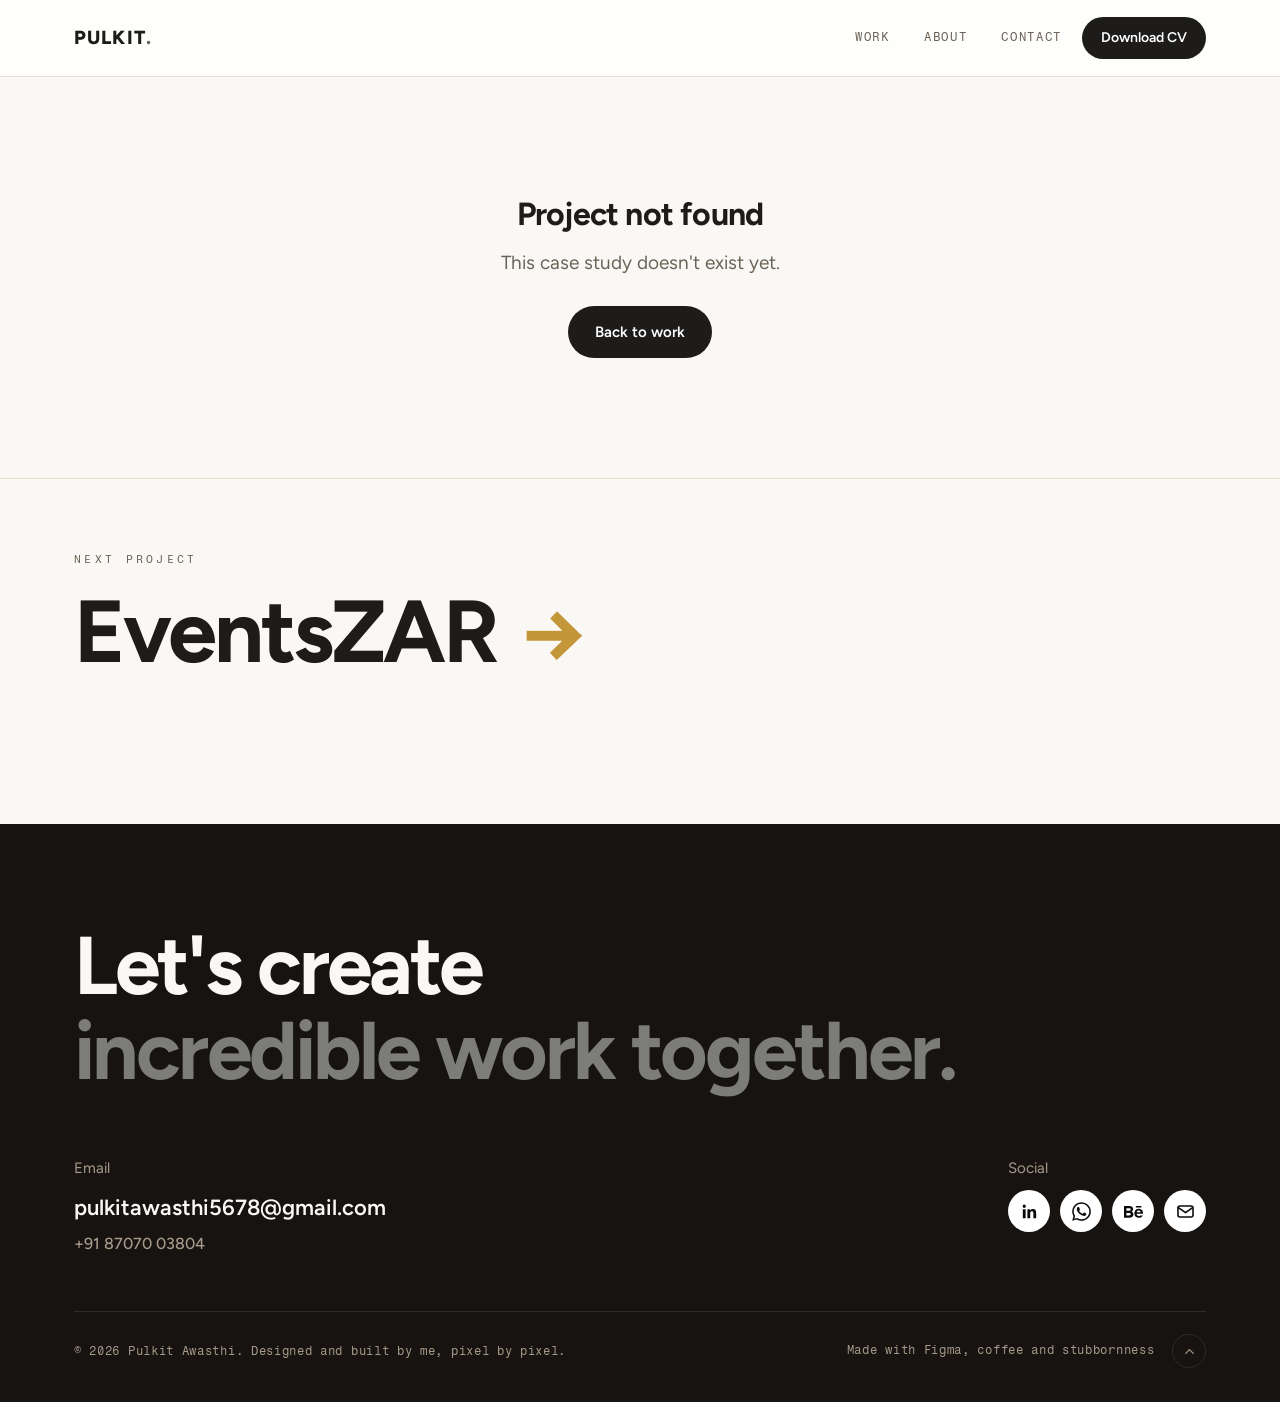
<file: case-study.html>
<!DOCTYPE html>
<html lang="en">
<head>
  <meta charset="UTF-8" />
  <meta name="viewport" content="width=device-width, initial-scale=1.0" />
  <title>Case study | Pulkit Awasthi</title>
  <meta name="description" content="Case study by Pulkit Awasthi, Product & UX/UI Designer." />
  <link rel="icon" type="image/svg+xml" href="images/favicon.svg" />
  <link rel="preconnect" href="https://fonts.googleapis.com" />
  <link rel="preconnect" href="https://fonts.gstatic.com" crossorigin />
  <link href="https://fonts.googleapis.com/css2?family=Figtree:wght@400;500;600;700;800&family=Newsreader:ital,opsz,wght@1,6..72,400;1,6..72,500&family=Fragment+Mono&display=swap" rel="stylesheet" />
  <link rel="stylesheet" href="css/styles.css" />
</head>
<body>

  <!-- NAV -->
  <header class="nav">
    <div class="container nav-inner">
      <a class="logo" href="index.html">PULKIT<span>.</span></a>
      <button class="nav-toggle" aria-label="Menu">&#9776;</button>
      <nav class="nav-links">
        <a href="work.html">Work</a>
        <a href="about.html">About</a>
        <a href="contact.html">Contact</a>
        <a class="btn btn-primary" href="Pulkit_Awasthi_CV.pdf" download>Download CV</a>
      </nav>
    </div>
  </header>

  <main id="cs-root"></main>

  <!-- NEXT PROJECT -->
  <section class="next-cs" style="border-top:1px solid var(--border)">
    <div class="container">
      <a id="next-cs" href="work.html" style="display:block;padding:72px 0 84px">
        <div style="font-family:var(--mono);font-size:11px;letter-spacing:.3em;text-transform:uppercase;color:var(--muted);margin-bottom:16px">Next project</div>
        <h2 style="font-size:clamp(40px,7vw,88px);letter-spacing:-.035em;line-height:1.05;display:flex;align-items:center;gap:24px;flex-wrap:wrap"><span id="next-cs-title">All projects</span> <span style="color:var(--accent)">&rarr;</span></h2>
      </a>
    </div>
  </section>

  <!-- FOOTER -->
  <footer class="footer">
    <div class="container">
      <h2 class="foot-big"><span class="w js-cycle">Let's create</span><span class="g">incredible work together.</span></h2>
      <div class="foot-cols">
        <div class="fc">
          <div class="flabel">Email</div>
          <a class="fmail" id="footer-email" href="mailto:pulkitawasthi5678@gmail.com">pulkitawasthi5678@gmail.com</a>
          <a class="fphone" id="footer-phone" href="tel:+918707003804">+91 87070 03804</a>
        </div>
        <div class="fc">
          <div class="flabel">Social</div>
          <div class="socials">
            <a id="footer-linkedin" href="#" target="_blank" rel="noopener noreferrer" aria-label="LinkedIn">
              <svg viewBox="0 0 24 24" fill="currentColor" aria-hidden="true"><path d="M20.45 20.45h-3.55v-5.57c0-1.33-.03-3.04-1.85-3.04-1.85 0-2.14 1.45-2.14 2.94v5.67H9.36V9h3.41v1.56h.05c.47-.9 1.63-1.85 3.36-1.85 3.6 0 4.27 2.37 4.27 5.45v6.29zM5.34 7.43a2.06 2.06 0 1 1 0-4.12 2.06 2.06 0 0 1 0 4.12zM7.12 20.45H3.56V9h3.56v11.45z"/></svg>
            </a>
            <a id="footer-whatsapp" href="#" target="_blank" rel="noopener noreferrer" aria-label="WhatsApp">
              <svg viewBox="0 0 24 24" fill="currentColor" aria-hidden="true"><path d="M17.47 14.38c-.3-.15-1.76-.87-2.03-.97-.27-.1-.47-.15-.67.15-.2.3-.77.96-.94 1.16-.17.2-.35.22-.64.08-.3-.15-1.26-.47-2.4-1.48-.88-.79-1.48-1.76-1.65-2.06-.17-.3-.02-.46.13-.6.13-.14.3-.35.44-.52.15-.17.2-.3.3-.5.1-.2.05-.37-.02-.52-.08-.15-.67-1.62-.92-2.22-.24-.58-.49-.5-.67-.51h-.57c-.2 0-.52.07-.8.37-.27.3-1.04 1.02-1.04 2.5 0 1.47 1.07 2.9 1.22 3.1.15.2 2.1 3.2 5.08 4.49.71.3 1.27.49 1.7.63.72.23 1.37.2 1.88.12.57-.09 1.76-.72 2.01-1.42.25-.7.25-1.3.17-1.42-.07-.12-.27-.2-.57-.35zM12.05 21.79h-.01a9.8 9.8 0 0 1-5-1.37l-.36-.21-3.72.97.99-3.62-.23-.37a9.77 9.77 0 0 1-1.5-5.21c0-5.4 4.4-9.79 9.81-9.79a9.73 9.73 0 0 1 6.93 2.87 9.73 9.73 0 0 1 2.87 6.94c0 5.4-4.4 9.79-9.78 9.79zm8.33-18.11A11.7 11.7 0 0 0 12.05.25C5.56.25.28 5.53.28 12.02c0 2.07.54 4.1 1.57 5.89L.18 23.75l5.98-1.57a11.76 11.76 0 0 0 5.88 1.5h.01c6.49 0 11.77-5.28 11.77-11.77 0-3.14-1.22-6.1-3.44-8.23z"/></svg>
            </a>
            <a href="https://www.behance.net/pulkitawasth" target="_blank" rel="noopener noreferrer" aria-label="Behance">
              <svg viewBox="0 0 24 24" fill="currentColor" aria-hidden="true"><path d="M22 7h-7V5h7v2zm1.726 10c-.442 1.297-2.029 3-5.101 3-3.074 0-5.564-1.729-5.564-5.675 0-3.91 2.325-5.92 5.466-5.92 3.082 0 4.964 1.782 5.375 4.426.078.506.109 1.188.095 2.14H15.97c.13 3.211 3.483 3.312 4.588 2.029h3.168zm-7.686-4h4.965c-.105-1.547-1.136-2.219-2.477-2.219-1.466 0-2.277.768-2.488 2.219zm-9.574 6.988H0V5.021h6.953c5.476.081 5.58 5.444 2.72 6.906 3.461 1.26 3.577 8.061-3.207 8.061zM3 11h3.584c2.508 0 2.906-3-.312-3H3v3zm3.391 3H3v3.016h3.341c3.055 0 2.868-3.016.05-3.016z"/></svg>
            </a>
            <a id="footer-mail" href="mailto:pulkitawasthi5678@gmail.com" aria-label="Email">
              <svg viewBox="0 0 24 24" fill="none" stroke="currentColor" stroke-width="2" stroke-linecap="round" stroke-linejoin="round" aria-hidden="true"><rect x="2.5" y="5" width="19" height="14" rx="2.5"/><path d="m3 7 9 6.5L21 7"/></svg>
            </a>
          </div>
        </div>
      </div>
      <div class="foot-rule"></div>
      <div class="foot-small">
        <div>© <span id="yr"></span> Pulkit Awasthi. Designed and built by me, pixel by pixel.</div>
        <div>Made with Figma, coffee and stubbornness
          <button class="to-top" type="button" aria-label="Back to top">
            <svg viewBox="0 0 24 24" fill="none" stroke="currentColor" stroke-width="2" stroke-linecap="round" stroke-linejoin="round" width="15" height="15"><path d="M18 15l-6-6-6 6"/></svg>
          </button>
        </div>
      </div>
    </div>
  </footer>

  <script>document.getElementById("yr").textContent = new Date().getFullYear();</script>
  <!-- The ?v= stamp is bumped automatically on each publish, so browsers cache this file until it actually changes. -->
  <script src="js/projects.js?v=1786552116"></script>
  <script src="js/store.js"></script>
  <script src="js/case-study.js"></script>
  <script src="js/main.js"></script>
  <script>
  /* next project: cycles through the hand-built case studies */
  (function(){
    var list = (window.PROJECTS || []).filter(function(p){ return p.customUrl && p.customUrl !== "sample-project.html" && p.title; });
    if (!list.length) return;
    var a = document.getElementById("next-cs"), t = document.getElementById("next-cs-title");
    if (a && t) { a.href = list[0].customUrl; t.textContent = list[0].title; }
  })();
  </script>
</body>
</html>
</file>
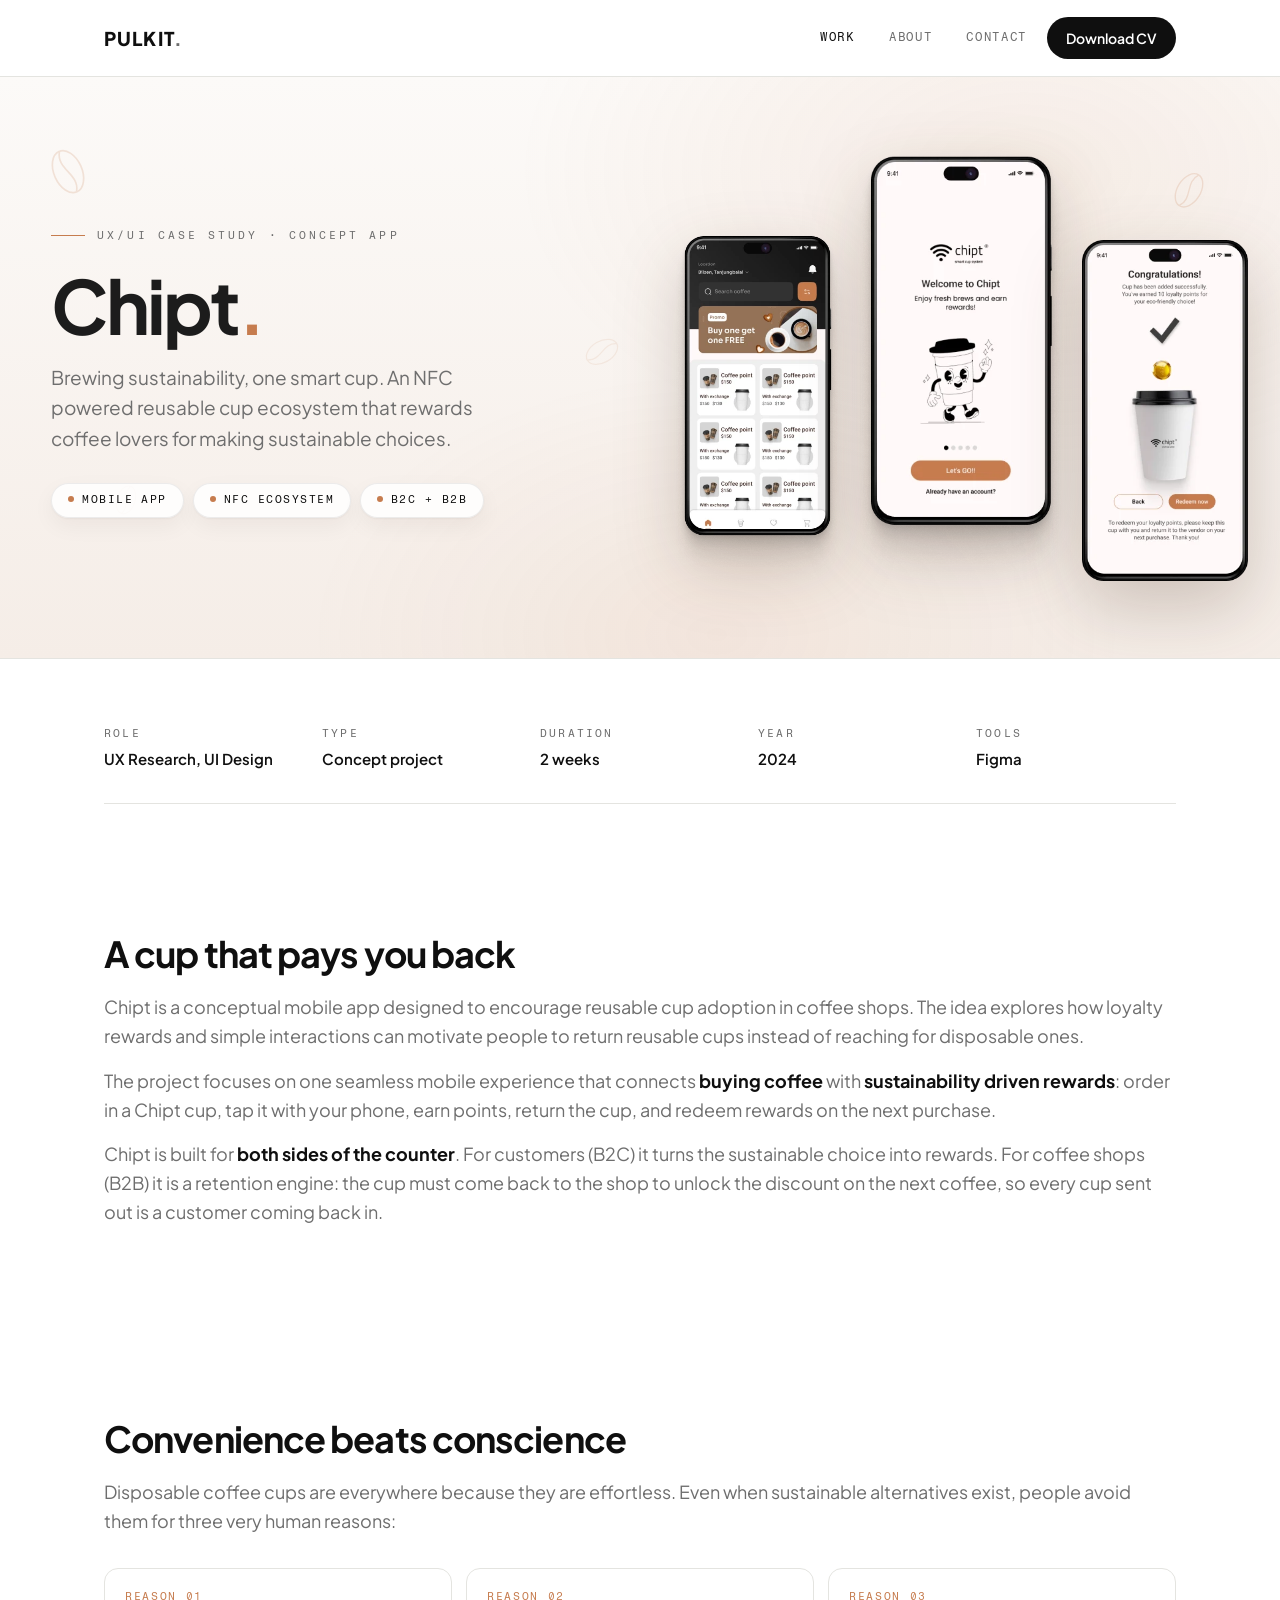
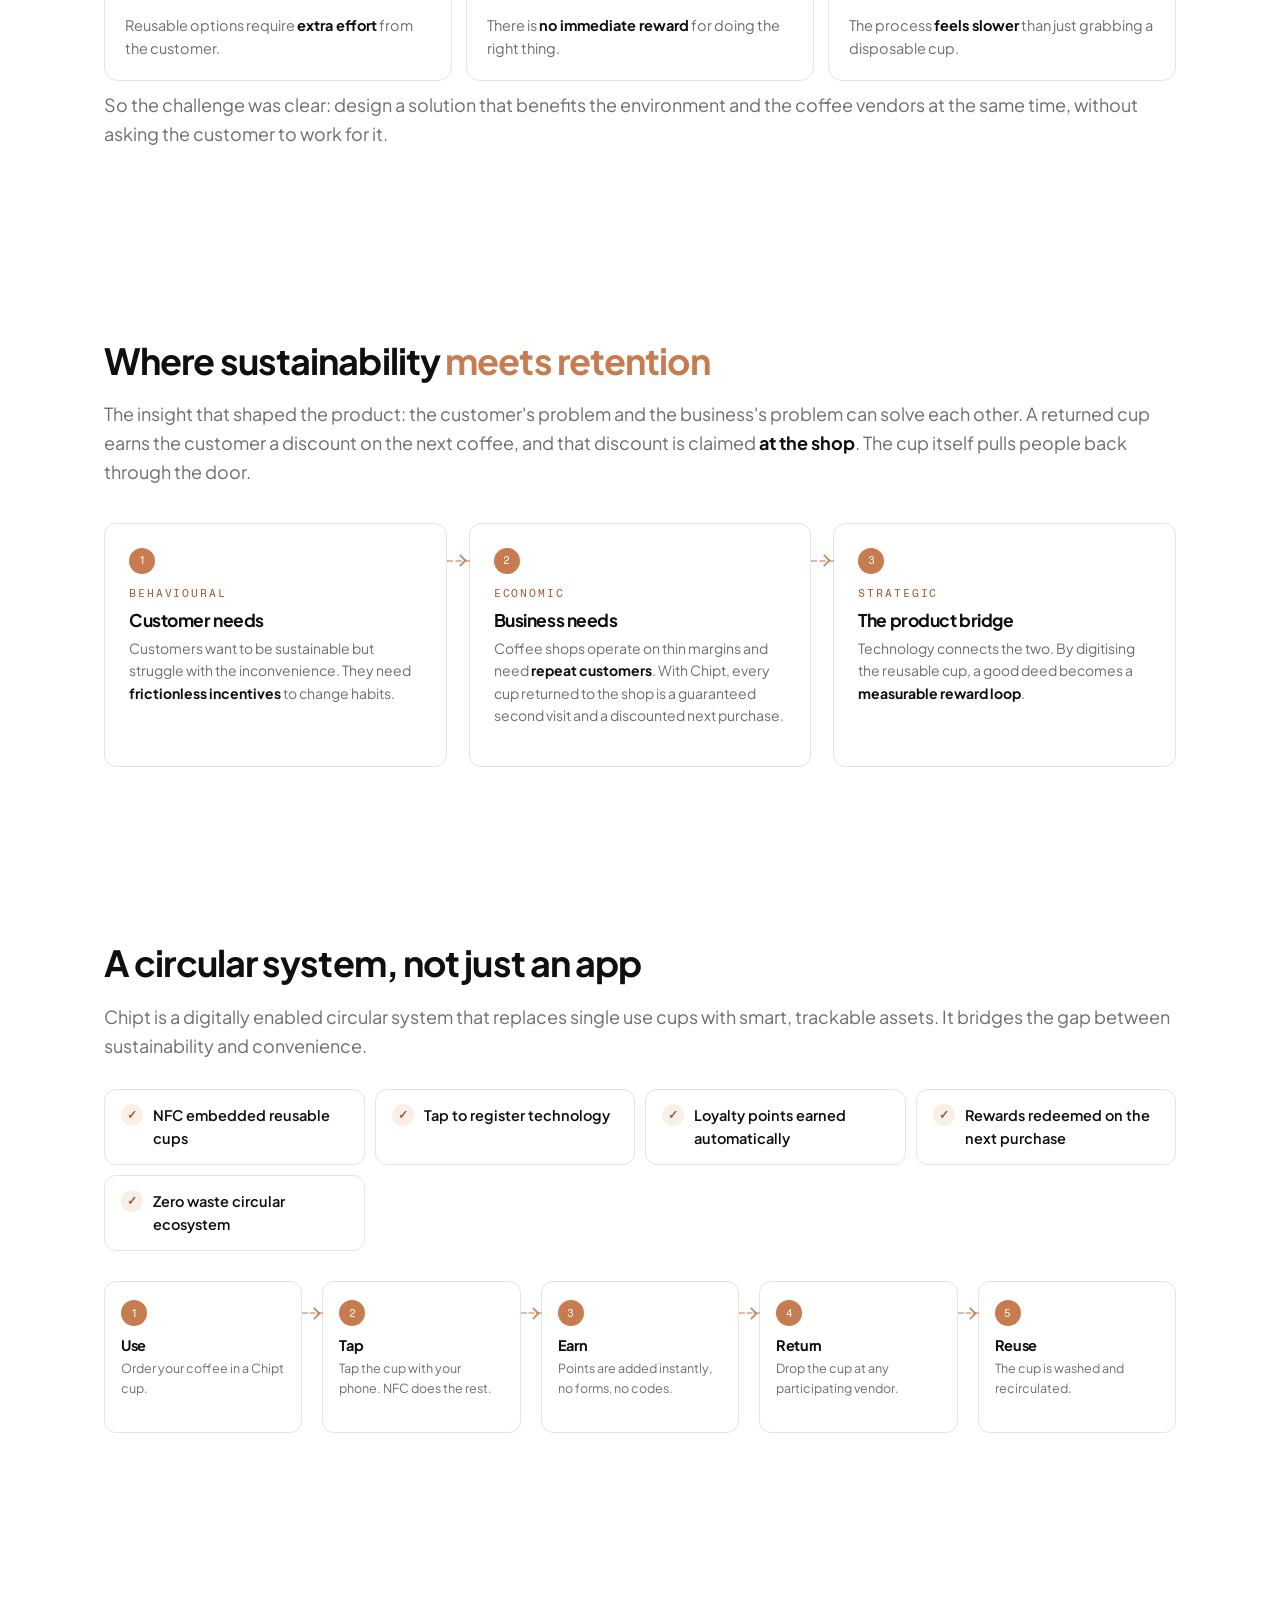
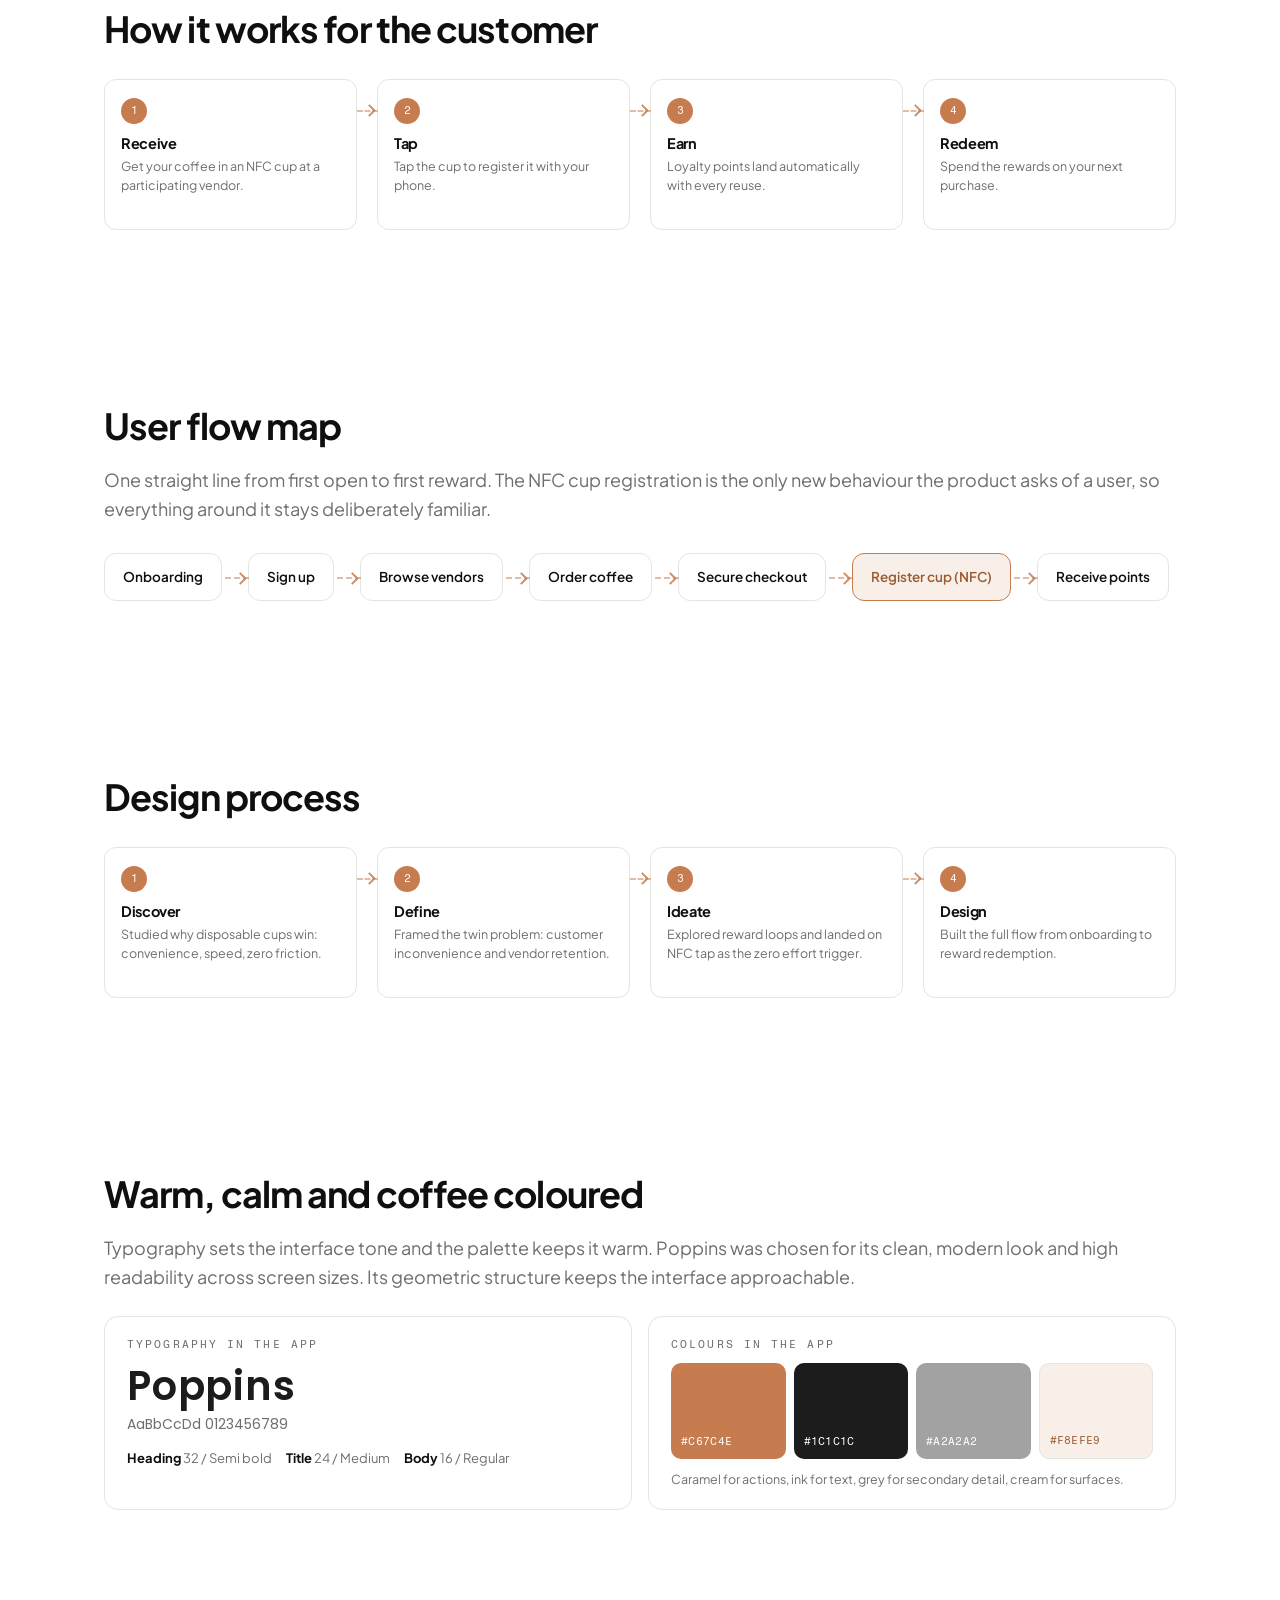
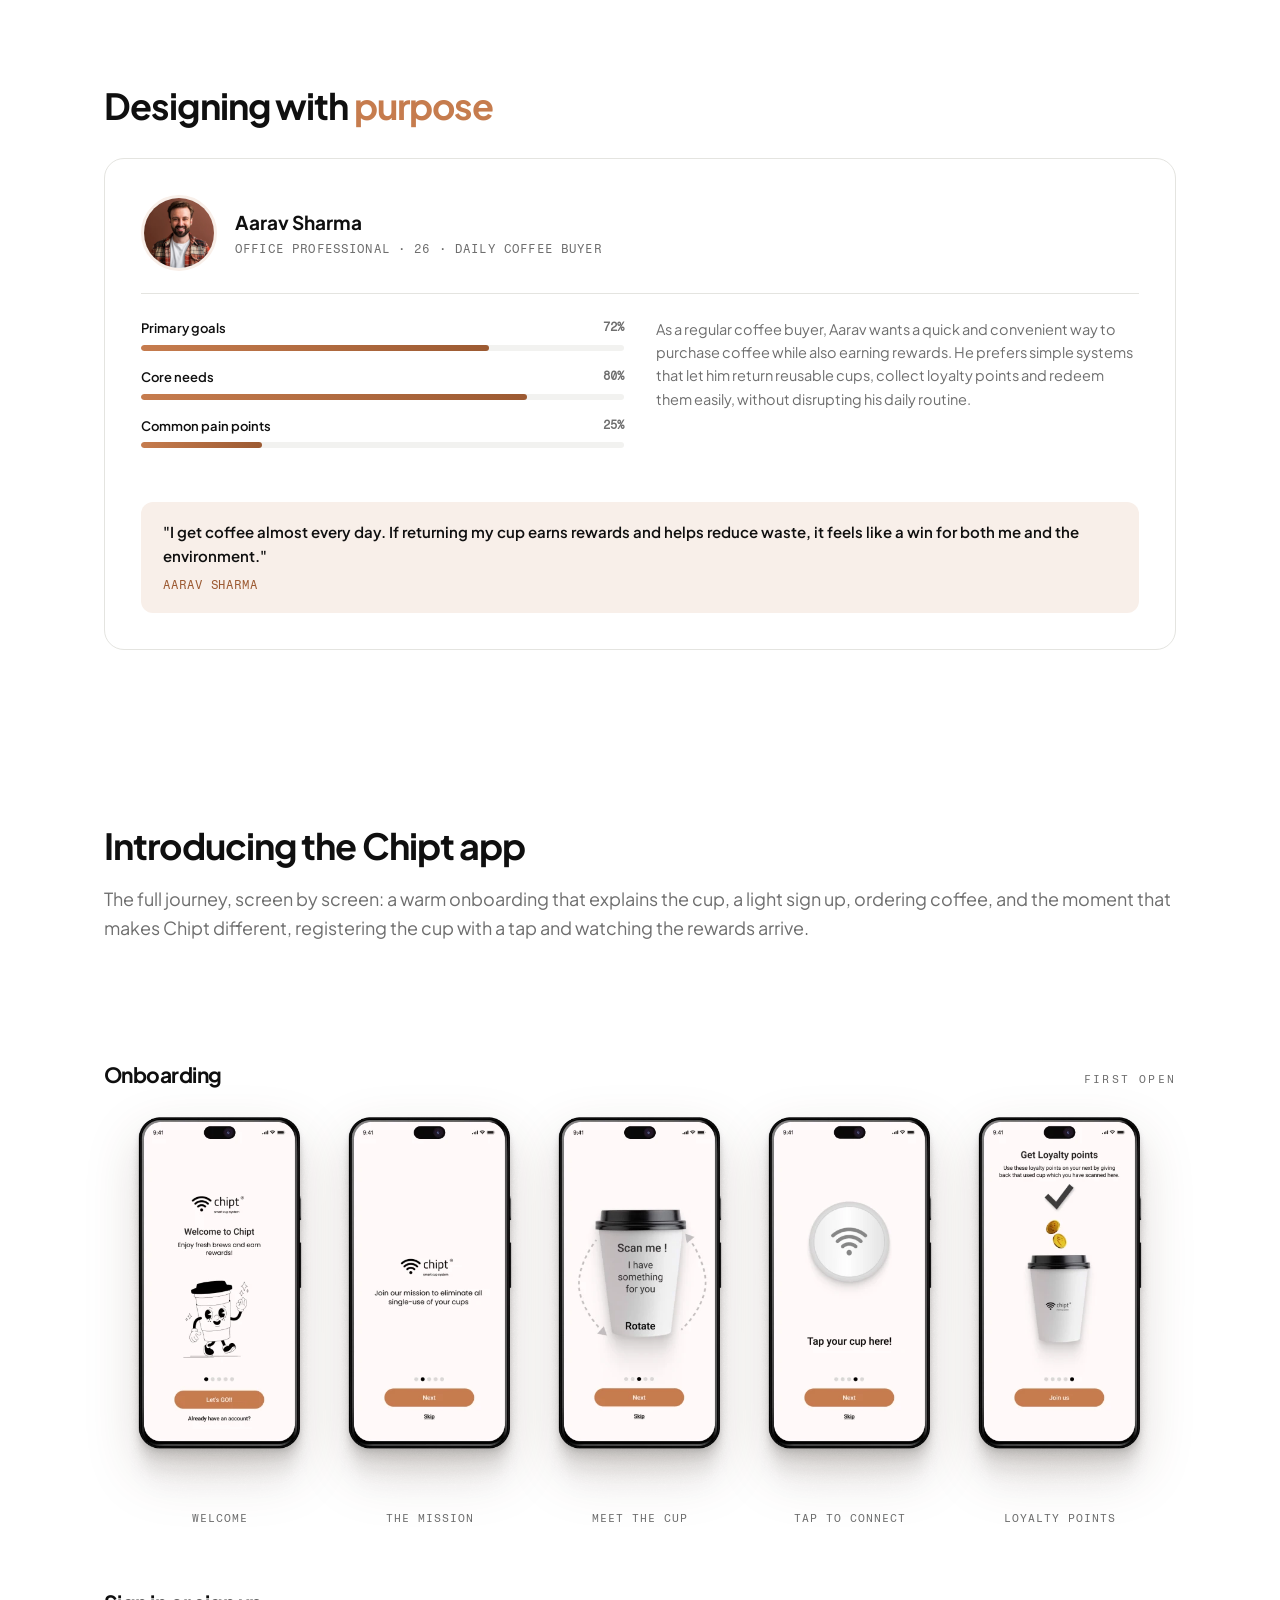
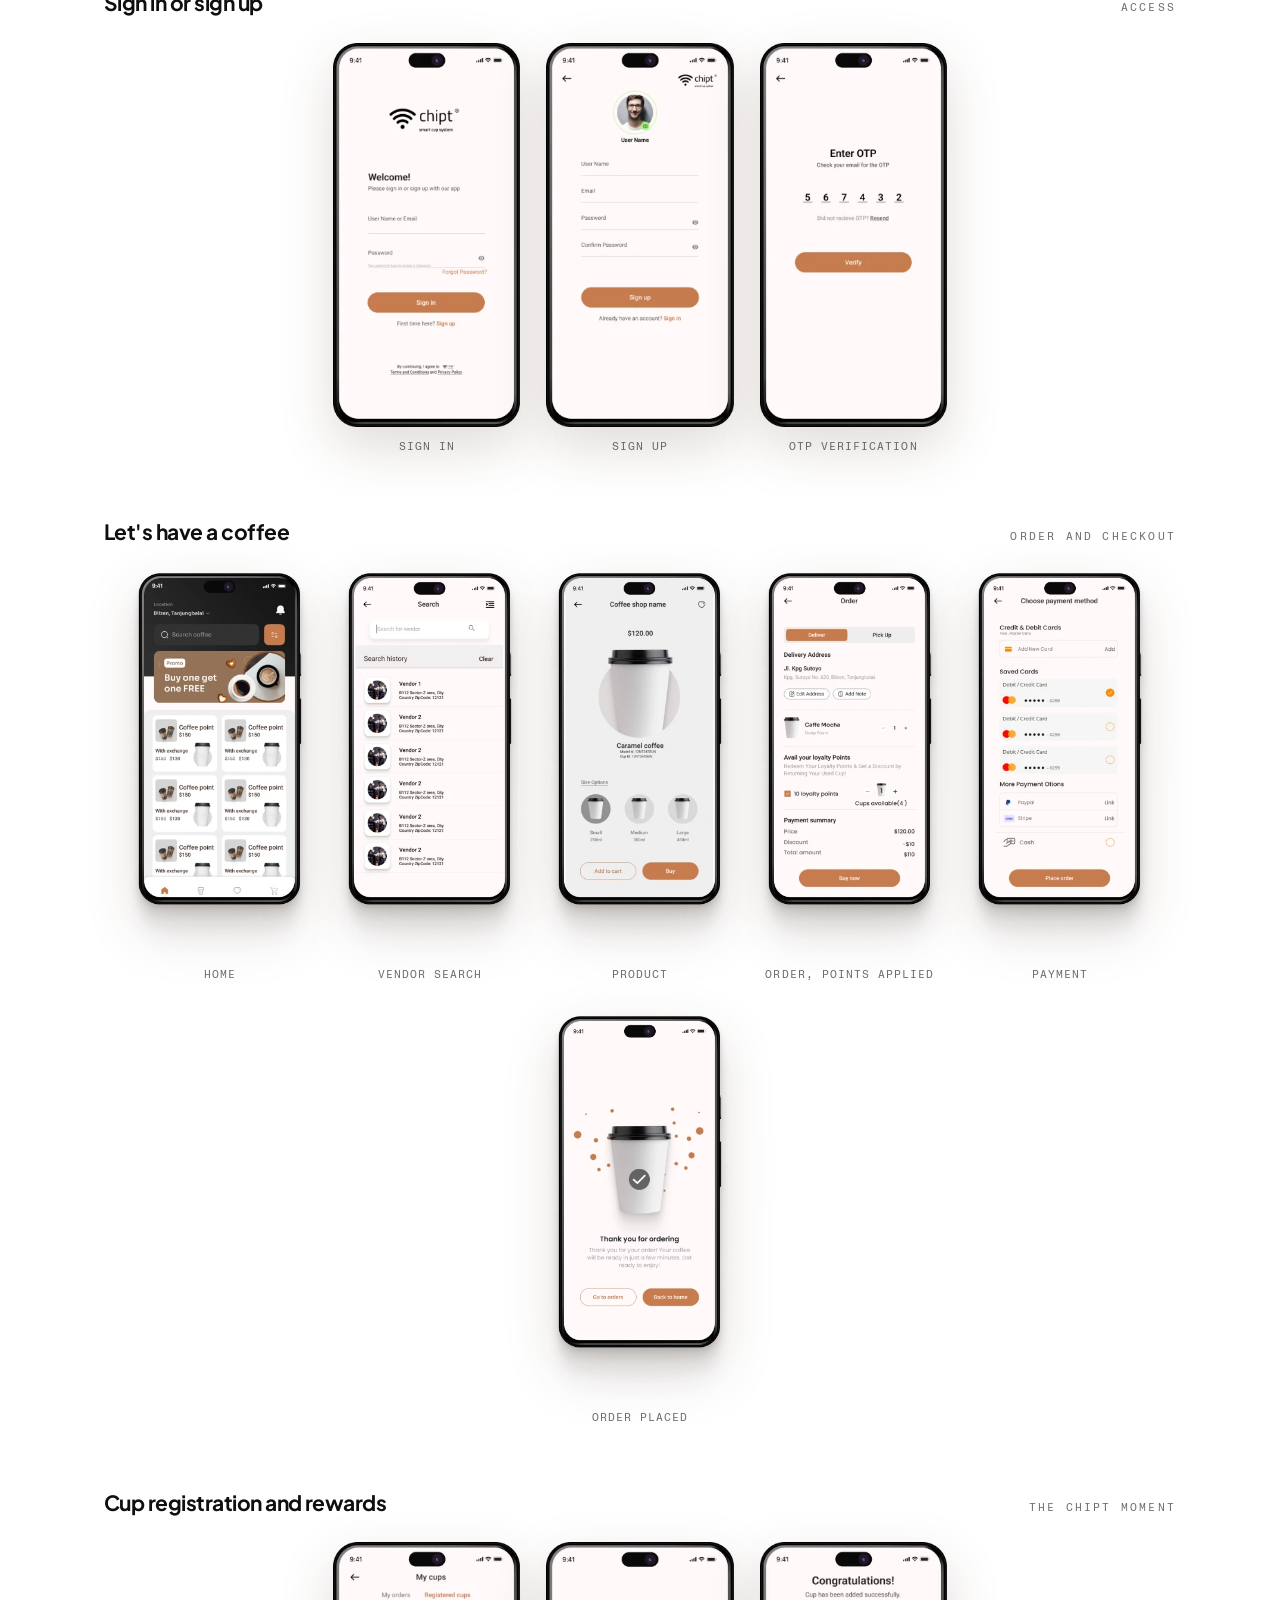
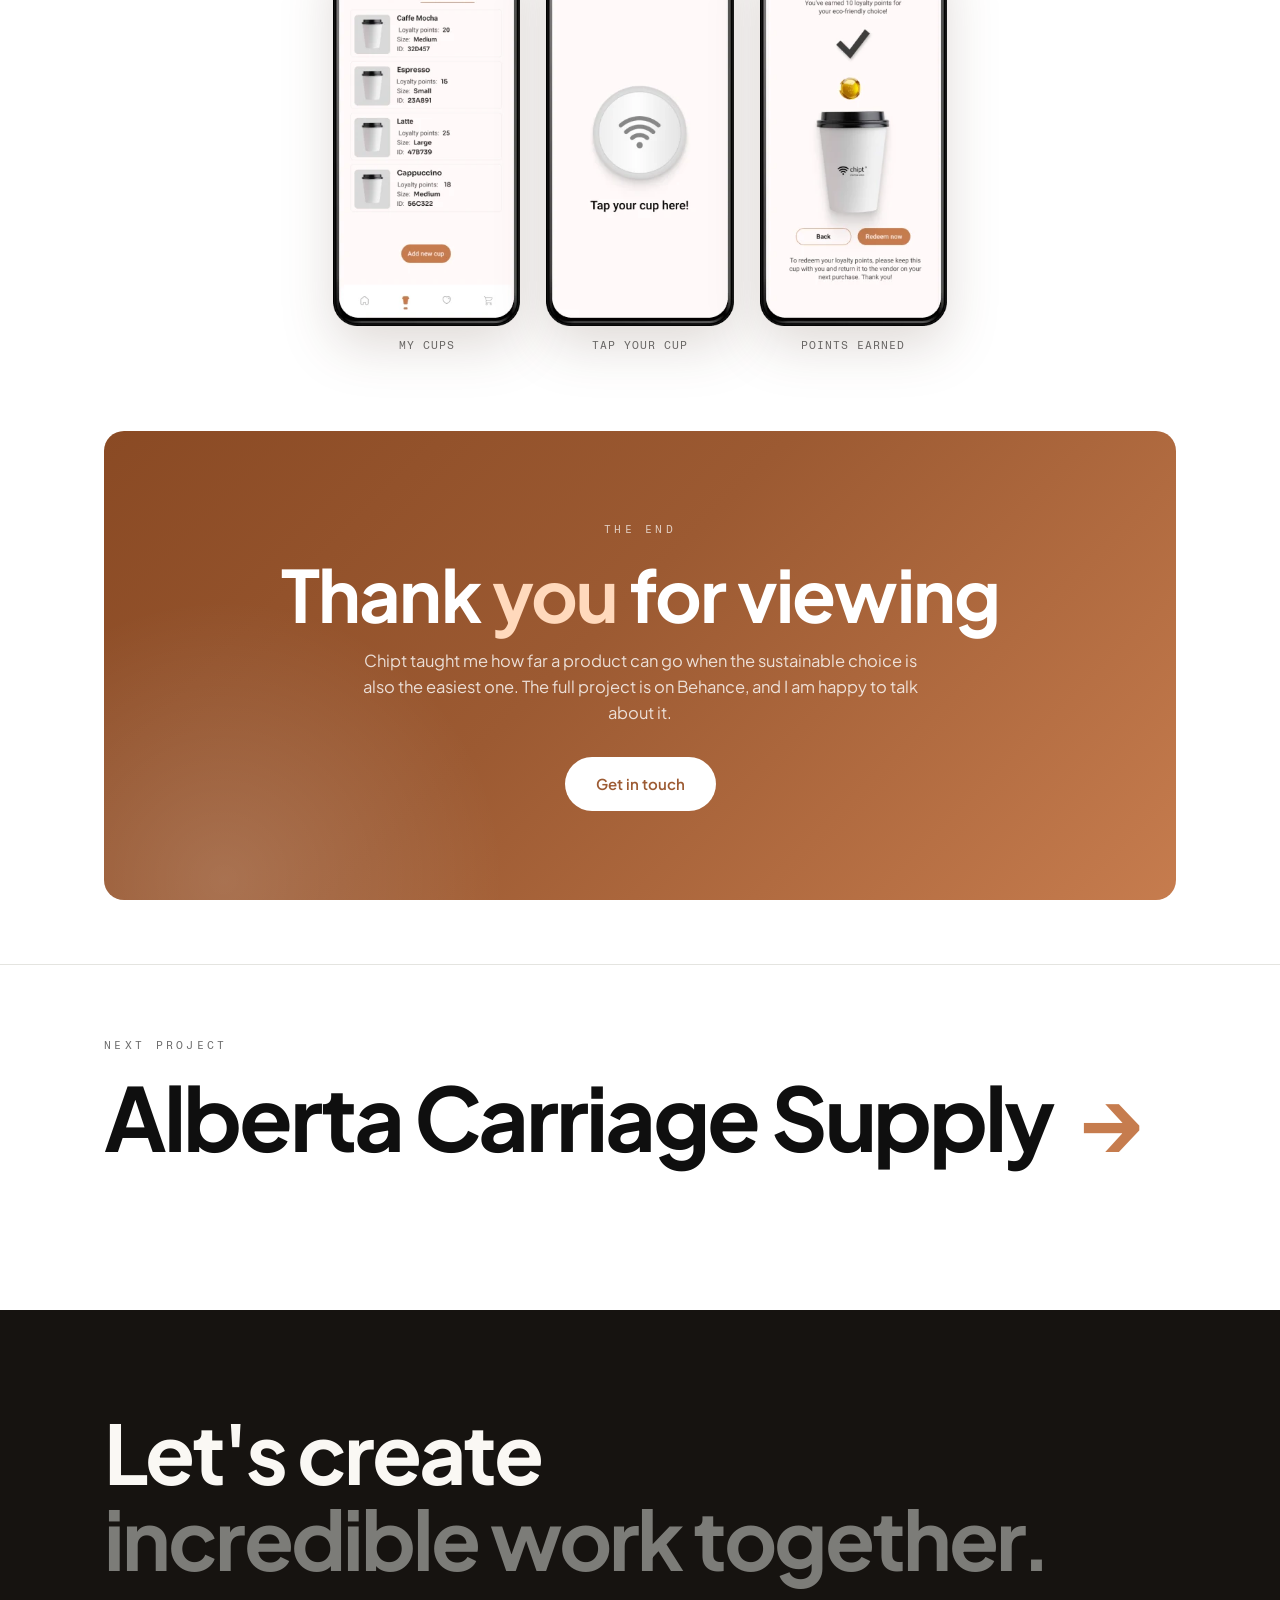
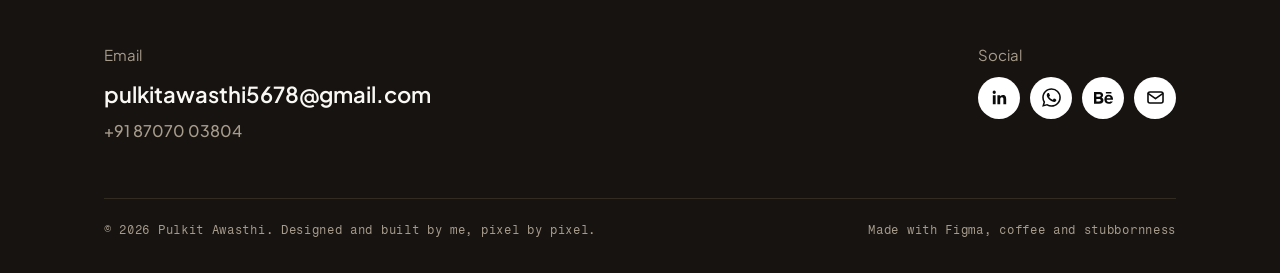
<file: chipt.html>
<!DOCTYPE html>
<html lang="en">
<head>
<meta charset="UTF-8" />
<meta name="viewport" content="width=device-width, initial-scale=1.0" />
<title>Chipt | Pulkit Awasthi</title>
<meta name="description" content="Chipt case study by Pulkit Awasthi. An NFC-powered reusable cup ecosystem that rewards coffee lovers for sustainable choices." />
<link rel="preconnect" href="https://fonts.googleapis.com" />
<link rel="preconnect" href="https://fonts.gstatic.com" crossorigin />
<link href="https://fonts.googleapis.com/css2?family=Plus+Jakarta+Sans:wght@400;500;600;700;800&family=Fragment+Mono&family=Poppins:wght@400;500;600&display=swap" rel="stylesheet" />
<link rel="icon" type="image/svg+xml" href="images/favicon.svg" />
<link rel="stylesheet" href="css/styles.css" />
<style>
:root{
  --bg:#FFFFFF; --bg-soft:#F2F2F0; --text:#0F0F0F; --muted:#6E6E6E; --faint:#B9B9B4;
  --border:#E4E4E0; --radius:20px; --radius-sm:12px; --maxw:1120px;
  --shadow:0 1px 2px rgba(0,0,0,.04), 0 12px 30px rgba(0,0,0,.06);
  --font:"Plus Jakarta Sans",-apple-system,BlinkMacSystemFont,"Segoe UI",Roboto,Helvetica,Arial,sans-serif;
  --mono:"Fragment Mono",ui-monospace,SFMono-Regular,Menlo,monospace;
  --acc:#C67C4E; --acc-deep:#9C5A32; --ink:#1C1C1C; --cream:#F8EFE9;
}
*{box-sizing:border-box;margin:0;padding:0}
html{scroll-behavior:smooth}
body{font-family:var(--font);background:var(--bg);color:var(--text);line-height:1.6;-webkit-font-smoothing:antialiased}
img{max-width:100%;display:block}
a{color:inherit;text-decoration:none}
.container{width:100%;max-width:var(--maxw);margin:0 auto;padding:0 24px}
h1,h2,h3,h4{line-height:1.1;letter-spacing:-.025em;font-weight:700}
.eyebrow{font-family:var(--mono);font-size:12px;font-weight:400;letter-spacing:.3em;text-transform:uppercase;color:var(--muted)}

/* right progress rail */
#rail{position:fixed;right:28px;top:50%;transform:translateY(-50%);z-index:60;display:none}
@media(min-width:1360px){#rail{display:block}}
#rail a{display:flex;flex-direction:row-reverse;align-items:center;gap:12px;padding:6px 0;font-family:var(--mono);font-size:10px;letter-spacing:.14em;text-transform:uppercase;color:var(--text);transition:.2s}
#rail a .rd{width:9px;height:9px;border-radius:50%;border:1.5px solid #C6C6C1;background:transparent;flex:none;transition:.25s}
#rail a .rl{opacity:0;transform:translateX(6px);transition:.25s;pointer-events:none}
#rail a:hover .rl{opacity:.6;transform:none}
#rail a.done .rd{background:var(--acc);border-color:var(--acc)}
#rail a.active .rd{background:var(--acc);border-color:var(--acc);transform:scale(1.35);box-shadow:0 0 0 4px rgba(198,124,78,.18)}
#rail a.active .rl{opacity:1;transform:none}

/* hero band */
.hero-band{position:relative;overflow:hidden;border-bottom:1px solid var(--border);
  background:
    radial-gradient(820px 500px at 80% 16%, rgba(198,124,78,.10), transparent 62%),
    radial-gradient(680px 440px at 56% 96%, rgba(198,124,78,.08), transparent 60%),
    linear-gradient(180deg,#FCFAF8 0%,#F5EDE7 100%)}
/* lined coffee-bean illustrations */
.bean{position:absolute;pointer-events:none;opacity:.18}
.bean svg{display:block;width:100%;height:100%}
.hero-grid{position:relative;max-width:1440px;margin:0 auto;display:grid;grid-template-columns:1.05fr .95fr;gap:clamp(28px,4vw,64px);align-items:center;padding:clamp(48px,6vw,92px) clamp(24px,4vw,72px)}
.banner-copy .bk{display:inline-flex;align-items:center;gap:12px;font-family:var(--mono);font-size:11px;letter-spacing:.28em;text-transform:uppercase;color:var(--muted)}
.banner-copy .bk::before{content:"";width:34px;height:1px;background:var(--acc)}
.banner-copy h1{font-size:clamp(48px,5.8vw,82px);margin:20px 0 16px;color:var(--ink);letter-spacing:-.035em}
.banner-copy h1 span{color:var(--acc)}
.banner-copy .tagline{font-size:clamp(16px,1.6vw,19px);color:var(--muted);max-width:470px;margin-bottom:30px}
.bchips{display:flex;gap:9px;flex-wrap:wrap}
.bchips span{font-family:var(--mono);font-size:10.5px;letter-spacing:.14em;text-transform:uppercase;padding:8px 16px;border:1px solid rgba(28,28,28,.08);border-radius:100px;color:var(--text);background:rgba(255,255,255,.85);box-shadow:0 1px 2px rgba(0,0,0,.04), 0 8px 22px rgba(40,24,12,.05)}
.bchips span::before{content:"";display:inline-block;width:6px;height:6px;border-radius:50%;background:var(--acc);margin-right:8px;vertical-align:1px}
.hero-shot{position:relative;display:flex;justify-content:center;align-items:flex-end;gap:clamp(8px,1.4vw,20px)}
.hero-shot img{width:clamp(120px,13vw,190px);filter:drop-shadow(0 26px 34px rgba(60,32,14,.22));animation:heroFloat 7s ease-in-out infinite}
.hero-shot img.mid{width:clamp(150px,16vw,230px);animation-delay:-2.4s}
.hero-shot img:last-child{animation-delay:-4.8s}
@keyframes heroFloat{0%,100%{transform:translateY(0)}50%{transform:translateY(-12px)}}
@media(prefers-reduced-motion:reduce){.hero-shot img{animation:none}}
@media(max-width:900px){.hero-grid{grid-template-columns:1fr}}

/* meta strip */
.meta{display:grid;grid-template-columns:repeat(auto-fit,minmax(160px,1fr));gap:18px;margin:34px 0 0;padding:32px 0;border-bottom:1px solid var(--border)}
.meta .k{font-family:var(--mono);font-size:11px;letter-spacing:.2em;text-transform:uppercase;color:var(--muted);margin-bottom:4px}
.meta .v{font-weight:600;font-size:15px}

/* generic */
section.cs{padding:90px 0 6px}
.cs-block{max-width:100%}
.cs-block h2{font-size:clamp(26px,3.4vw,36px);margin-bottom:20px}
.cs-block h2 .g{color:var(--faint)}
.cs-block h2 .a{color:var(--acc)}
.cs-block p{color:var(--muted);font-size:18px;margin-bottom:16px}
.cs-block p b, .cs-block li b{color:var(--text)}
.split{display:block}
.split .sticky-k{display:none}


/* problem pills */
.pills{display:grid;grid-template-columns:repeat(auto-fit,minmax(230px,1fr));gap:14px;margin:32px 0 10px}
.pill-box{border:1px solid var(--border);border-radius:14px;padding:20px;background:var(--bg)}
.pill-box .pn{font-family:var(--mono);font-size:10.5px;color:var(--acc);letter-spacing:.16em;margin-bottom:8px}
.pill-box p{font-size:14.5px;color:var(--muted);margin:0}

/* opportunity boxes (connected) */
.opp{display:grid;grid-template-columns:repeat(3,1fr);gap:22px;margin-top:36px}
@media(max-width:860px){.opp{grid-template-columns:1fr}}
.ob{border:1px solid var(--border);border-radius:12px;padding:24px;background:var(--bg);position:relative}
.ob .on{width:26px;height:26px;border-radius:50%;background:var(--acc);color:#fff;display:flex;align-items:center;justify-content:center;font-family:var(--mono);font-size:11px;margin-bottom:12px}
.ob::before{content:"";position:absolute;left:-23px;width:23px;top:36px;border-top:2px dashed rgba(198,124,78,.55)}
.ob::after{content:"";position:absolute;left:-14px;top:32.5px;width:7px;height:7px;border-top:2px solid rgba(198,124,78,.85);border-right:2px solid rgba(198,124,78,.85);transform:rotate(45deg)}
.ob:first-child::before,.ob:first-child::after{display:none}
@media(max-width:860px){.ob::before,.ob::after{display:none}}
.ob .ok{font-family:var(--mono);font-size:10.5px;letter-spacing:.18em;text-transform:uppercase;color:var(--acc-deep)}
.ob h4{font-size:17.5px;margin:8px 0 7px}
.ob p{font-size:14px;color:var(--muted)}
.ob p b{color:var(--text)}

/* solution checklist */
.checks{display:grid;grid-template-columns:repeat(auto-fit,minmax(240px,1fr));gap:10px;margin:28px 0 8px}
.check{display:flex;gap:10px;align-items:flex-start;border:1px solid var(--border);border-radius:12px;padding:14px 16px;font-size:14.5px;color:var(--text);font-weight:600}
.check::before{content:"✓";flex:none;width:22px;height:22px;border-radius:50%;background:var(--cream);color:var(--acc-deep);display:flex;align-items:center;justify-content:center;font-size:12px;font-weight:700}

/* journey-style steps */
.jflow{display:grid;grid-template-columns:repeat(5,1fr);gap:20px;margin-top:30px}
.jflow.four{grid-template-columns:repeat(4,1fr)}
.jstep{border:1px solid var(--border);border-radius:12px;padding:18px 16px;background:var(--bg);position:relative}
.jstep::before{content:"";position:absolute;left:-21px;width:21px;top:30px;border-top:2px dashed rgba(198,124,78,.5)}
.jstep::after{content:"";position:absolute;left:-13px;top:26.5px;width:7px;height:7px;border-top:2px solid rgba(198,124,78,.85);border-right:2px solid rgba(198,124,78,.85);transform:rotate(45deg)}
.jstep:first-child::before,.jstep:first-child::after{display:none}
@media(max-width:900px){
  .jflow,.jflow.four{grid-template-columns:1fr 1fr}
  .jstep::before,.jstep::after{display:none}
  .jstep:nth-child(2n)::before,.jstep:nth-child(2n)::after{display:block}
}
.jstep .jn{width:26px;height:26px;border-radius:50%;background:var(--acc);color:#fff;display:flex;align-items:center;justify-content:center;font-family:var(--mono);font-size:11px;margin-bottom:12px}
.jstep h4{font-size:14.5px;margin-bottom:5px}
.jstep p{font-size:12.5px;color:var(--muted);line-height:1.55}

/* flow map chips */
.fmap{display:flex;flex-wrap:wrap;gap:20px 26px;margin-top:30px}
.fm{position:relative;border:1px solid var(--border);border-radius:12px;padding:12px 18px;font-size:13.5px;font-weight:600;background:var(--bg)}
.fm.hot{border-color:var(--acc);background:var(--cream);color:var(--acc-deep)}
.fm + .fm::before{content:"";position:absolute;left:-24px;top:50%;width:24px;border-top:2px dashed rgba(198,124,78,.5)}
.fm + .fm::after{content:"";position:absolute;left:-13px;top:calc(50% - 3.5px);width:7px;height:7px;border-top:2px solid rgba(198,124,78,.85);border-right:2px solid rgba(198,124,78,.85);transform:rotate(45deg)}

/* type & colour: compact */
.stylegrid{display:grid;grid-template-columns:1fr 1fr;gap:16px;margin-top:24px}
@media(max-width:760px){.stylegrid{grid-template-columns:1fr}}
.sg{border:1px solid var(--border);border-radius:14px;padding:20px 22px;background:var(--bg)}
.sg .sk{font-family:var(--mono);font-size:10.5px;letter-spacing:.2em;text-transform:uppercase;color:var(--muted);margin-bottom:10px}
.poppins-demo{font-family:"Poppins",sans-serif;font-weight:600;font-size:clamp(30px,3.4vw,40px);letter-spacing:.02em;color:var(--ink);line-height:1.15}
.sg .glyphs{font-family:"Poppins",sans-serif;font-size:14px;color:var(--muted);margin-top:4px}
.sg .sline{display:flex;gap:14px;flex-wrap:wrap;margin-top:12px;font-size:13px;color:var(--muted)}
.sg .sline b{color:var(--text)}
.swatches{display:grid;grid-template-columns:repeat(4,1fr);gap:8px}
.swatches .sw{height:96px;border-radius:10px;display:flex;align-items:flex-end;padding:9px 10px;font-family:var(--mono);font-size:10.5px;letter-spacing:.03em}
.swatches .usage{grid-column:1/-1;font-size:12.5px;color:var(--muted);margin-top:2px}

/* persona: one clean card */
.persona-card{border:1px solid var(--border);border-radius:var(--radius);padding:clamp(24px,3vw,36px);margin-top:32px;background:var(--bg)}
.p-head{display:flex;align-items:center;gap:18px;padding-bottom:22px;border-bottom:1px solid var(--border)}
.p-head img{width:76px;height:76px;border-radius:50%;object-fit:cover;border:3px solid var(--cream)}
.p-head .pn{font-size:19px;font-weight:700}
.p-head .pm{font-family:var(--mono);font-size:11.5px;letter-spacing:.1em;text-transform:uppercase;color:var(--muted);margin-top:3px}
.p-body{display:grid;grid-template-columns:1fr 1fr;gap:32px;padding-top:24px}
@media(max-width:760px){.p-body{grid-template-columns:1fr}}
.bars .bar{margin-bottom:16px}
.bars .bl{display:flex;justify-content:space-between;font-size:13px;font-weight:600;margin-bottom:6px}
.bars .bl span{color:var(--muted);font-family:var(--mono);font-size:11.5px}
.bars .track{height:6px;border-radius:100px;background:var(--bg-soft);overflow:hidden}
.bars .fill{height:100%;border-radius:100px;background:linear-gradient(90deg,var(--acc),var(--acc-deep))}
.p-body p{font-size:14.5px;color:var(--muted);margin:0}
.quote{grid-column:1/-1;margin-top:6px;background:var(--cream);border-radius:12px;padding:18px 22px;font-size:15px;color:var(--text);font-weight:600}
.quote span{display:block;font-weight:400;font-family:var(--mono);font-size:11.5px;letter-spacing:.08em;text-transform:uppercase;color:var(--acc-deep);margin-top:8px}

/* screens: floating device PNGs */
.gal-head{display:flex;align-items:baseline;justify-content:space-between;gap:20px;margin:64px 0 6px;flex-wrap:wrap}
.gal-head h3{font-size:21px}
.gal-head .gk{font-family:var(--mono);font-size:11px;letter-spacing:.2em;text-transform:uppercase;color:var(--muted)}
.shots{display:flex;flex-wrap:wrap;justify-content:center;gap:30px 26px;margin-top:26px}
.shots figure{text-align:center;margin:0;flex:0 0 auto}
.shots img{height:clamp(320px,30vw,430px);width:auto;margin:0 auto;filter:drop-shadow(0 20px 26px rgba(60,32,14,.16))}
.shots figcaption{font-family:var(--mono);font-size:10.5px;letter-spacing:.1em;text-transform:uppercase;color:var(--muted);padding-top:12px}

/* next project */
.next-cs{border-top:1px solid var(--border)}
.next-cs a{display:block;padding:72px 0 84px}
.next-cs .nk{font-family:var(--mono);font-size:11px;letter-spacing:.3em;text-transform:uppercase;color:var(--muted);margin-bottom:16px}
.next-cs h2{font-size:clamp(40px,7vw,88px);letter-spacing:-.035em;line-height:1.05;display:flex;align-items:center;gap:24px;flex-wrap:wrap}
.next-cs h2 .arw{color:var(--acc);transition:transform .25s ease}
.next-cs a:hover h2 .arw{transform:translateX(16px)}

/* thanks */
.thanks{margin:70px 0 64px}
.thanks .band{border-radius:var(--radius);background:linear-gradient(135deg,#8A4A24 0%,var(--acc-deep) 45%,var(--acc) 100%);color:#fff;padding:clamp(48px,7vw,90px) clamp(24px,6vw,80px);text-align:center;position:relative;overflow:hidden}
.thanks .band .glow{position:absolute;width:560px;height:560px;border-radius:50%;background:radial-gradient(closest-side,rgba(255,255,255,.16),transparent);bottom:-260px;left:-160px;pointer-events:none}
.thanks .tk-eyebrow{font-family:var(--mono);font-size:11px;letter-spacing:.3em;text-transform:uppercase;color:rgba(255,255,255,.7)}
.thanks h2{font-size:clamp(40px,6vw,72px);margin:16px 0 14px}
.thanks h2 span{color:#FFD9BC}
.thanks p{color:rgba(255,255,255,.8);max-width:560px;margin:0 auto 30px;font-size:16.5px}
.thanks .cta-row{display:flex;gap:12px;justify-content:center;flex-wrap:wrap}
.thanks .btn{display:inline-flex;align-items:center;gap:8px;padding:14px 30px;border-radius:100px;font-weight:600;font-size:15px;background:#fff;color:var(--acc-deep);transition:.25s;border:1px solid transparent}
.thanks .btn:hover{transform:translateY(-2px);box-shadow:0 12px 30px rgba(0,0,0,.3)}
.thanks .btn.ghost{background:transparent;color:#fff;border-color:rgba(255,255,255,.45)}
.thanks .btn.ghost:hover{border-color:#fff;box-shadow:none}
</style>
</head>
<body>

  <header class="nav">
    <div class="container nav-inner">
      <a class="logo" href="index.html">PULKIT<span>.</span></a>
      <button class="nav-toggle" aria-label="Menu">&#9776;</button>
      <nav class="nav-links">
        <a href="work.html" class="active">Work</a>
        <a href="about.html">About</a>
        <a href="contact.html">Contact</a>
        <a class="btn btn-primary" href="Pulkit_Awasthi_CV.pdf" download>Download CV</a>
      </nav>
    </div>
  </header>

<nav id="rail" aria-label="Sections">
  <a href="#top"><span class="rd"></span><span class="rl">Intro</span></a>
  <a href="#about"><span class="rd"></span><span class="rl">Introduction</span></a>
  <a href="#problem"><span class="rd"></span><span class="rl">Problem</span></a>
  <a href="#opportunity"><span class="rd"></span><span class="rl">Opportunity</span></a>
  <a href="#solution"><span class="rd"></span><span class="rl">Solution</span></a>
  <a href="#how"><span class="rd"></span><span class="rl">How it works</span></a>
  <a href="#flow"><span class="rd"></span><span class="rl">Flow map</span></a>
  <a href="#process"><span class="rd"></span><span class="rl">Process</span></a>
  <a href="#style"><span class="rd"></span><span class="rl">Type and colour</span></a>
  <a href="#persona"><span class="rd"></span><span class="rl">Persona</span></a>
  <a href="#screens"><span class="rd"></span><span class="rl">Screens</span></a>
  <a href="#thanks"><span class="rd"></span><span class="rl">Thanks</span></a>
</nav>

<!-- HERO -->
<section class="hero-band" id="top">
  <span class="bean" style="width:34px;top:12%;left:4%;transform:rotate(-24deg)"><svg viewBox="0 0 40 58" fill="none" stroke="#C67C4E" stroke-width="2" stroke-linecap="round"><ellipse cx="20" cy="29" rx="16.5" ry="26"/><path d="M20 4 C 9 21, 31 37, 20 54"/></svg></span>
  <span class="bean" style="width:22px;top:70%;left:9%;transform:rotate(18deg);opacity:.13"><svg viewBox="0 0 40 58" fill="none" stroke="#C67C4E" stroke-width="2" stroke-linecap="round"><ellipse cx="20" cy="29" rx="16.5" ry="26"/><path d="M20 4 C 9 21, 31 37, 20 54"/></svg></span>
  <span class="bean" style="width:28px;top:16%;right:6%;transform:rotate(32deg)"><svg viewBox="0 0 40 58" fill="none" stroke="#C67C4E" stroke-width="2" stroke-linecap="round"><ellipse cx="20" cy="29" rx="16.5" ry="26"/><path d="M20 4 C 9 21, 31 37, 20 54"/></svg></span>
  <span class="bean" style="width:20px;top:78%;right:12%;transform:rotate(-40deg);opacity:.13"><svg viewBox="0 0 40 58" fill="none" stroke="#C67C4E" stroke-width="2" stroke-linecap="round"><ellipse cx="20" cy="29" rx="16.5" ry="26"/><path d="M20 4 C 9 21, 31 37, 20 54"/></svg></span>
  <span class="bean" style="width:26px;top:44%;left:46%;transform:rotate(60deg);opacity:.10"><svg viewBox="0 0 40 58" fill="none" stroke="#C67C4E" stroke-width="2" stroke-linecap="round"><ellipse cx="20" cy="29" rx="16.5" ry="26"/><path d="M20 4 C 9 21, 31 37, 20 54"/></svg></span>
  <div class="hero-grid">
    <div class="banner-copy">
      <div class="bk">UX/UI case study &middot; Concept app</div>
      <h1>Chipt<span>.</span></h1>
      <p class="tagline">Brewing sustainability, one smart cup. An NFC powered reusable cup ecosystem that rewards coffee lovers for making sustainable choices.</p>
      <div class="bchips"><span>Mobile app</span><span>NFC ecosystem</span><span>B2C + B2B</span></div>
    </div>
    <div class="hero-shot">
      <img src="images/chipt/s/home.webp" alt="Chipt home screen" loading="eager" />
      <img id="hero-swap" class="mid" src="images/chipt/s/ob-welcome.webp" alt="Chipt welcome screen" loading="eager" />
      <img src="images/chipt/s/congrats.webp" alt="Chipt reward screen" loading="eager" />
    </div>
  </div>
</section>
<section style="padding:0"><div class="container">
  <div class="meta">
    <div><div class="k">Role</div><div class="v">UX Research, UI Design</div></div>
    <div><div class="k">Type</div><div class="v">Concept project</div></div>
    <div><div class="k">Duration</div><div class="v">2 weeks</div></div>
    <div><div class="k">Year</div><div class="v">2024</div></div>
    <div><div class="k">Tools</div><div class="v">Figma</div></div>
  </div>
</div></section>

<!-- INTRODUCTION -->
<section class="cs" id="about"><div class="container"><div class="split">
  <div class="sticky-k"><div class="eyebrow">01 &middot; Introduction</div></div>
  <div class="cs-block">
    <h2>A cup that pays you back</h2>
    <p>Chipt is a conceptual mobile app designed to encourage reusable cup adoption in coffee shops. The idea explores how loyalty rewards and simple interactions can motivate people to return reusable cups instead of reaching for disposable ones.</p>
    <p>The project focuses on one seamless mobile experience that connects <b>buying coffee</b> with <b>sustainability driven rewards</b>: order in a Chipt cup, tap it with your phone, earn points, return the cup, and redeem rewards on the next purchase.</p>
    <p>Chipt is built for <b>both sides of the counter</b>. For customers (B2C) it turns the sustainable choice into rewards. For coffee shops (B2B) it is a retention engine: the cup must come back to the shop to unlock the discount on the next coffee, so every cup sent out is a customer coming back in.</p>
  </div>
</div></div></section>

<!-- PROBLEM -->
<section class="cs" id="problem"><div class="container"><div class="split">
  <div class="sticky-k"><div class="eyebrow">02 &middot; The problem</div></div>
  <div class="cs-block" style="max-width:100%">
    <h2>Convenience beats conscience</h2>
    <p>Disposable coffee cups are everywhere because they are effortless. Even when sustainable alternatives exist, people avoid them for three very human reasons:</p>
    <div class="pills">
      <div class="pill-box"><div class="pn">REASON 01</div><p>Reusable options require <b>extra effort</b> from the customer.</p></div>
      <div class="pill-box"><div class="pn">REASON 02</div><p>There is <b>no immediate reward</b> for doing the right thing.</p></div>
      <div class="pill-box"><div class="pn">REASON 03</div><p>The process <b>feels slower</b> than just grabbing a disposable cup.</p></div>
    </div>
    <p>So the challenge was clear: design a solution that benefits the environment and the coffee vendors at the same time, without asking the customer to work for it.</p>
  </div>
</div></div></section>

<!-- OPPORTUNITY -->
<section class="cs" id="opportunity"><div class="container"><div class="split">
  <div class="sticky-k"><div class="eyebrow">03 &middot; Opportunity</div></div>
  <div class="cs-block" style="max-width:100%">
    <h2>Where sustainability <span class="a">meets retention</span></h2>
    <p>The insight that shaped the product: the customer's problem and the business's problem can solve each other. A returned cup earns the customer a discount on the next coffee, and that discount is claimed <b>at the shop</b>. The cup itself pulls people back through the door.</p>
    <div class="opp">
      <div class="ob"><div class="on">1</div><div class="ok">Behavioural</div><h4>Customer needs</h4><p>Customers want to be sustainable but struggle with the inconvenience. They need <b>frictionless incentives</b> to change habits.</p></div>
      <div class="ob"><div class="on">2</div><div class="ok">Economic</div><h4>Business needs</h4><p>Coffee shops operate on thin margins and need <b>repeat customers</b>. With Chipt, every cup returned to the shop is a guaranteed second visit and a discounted next purchase.</p></div>
      <div class="ob"><div class="on">3</div><div class="ok">Strategic</div><h4>The product bridge</h4><p>Technology connects the two. By digitising the reusable cup, a good deed becomes a <b>measurable reward loop</b>.</p></div>
    </div>
  </div>
</div></div></section>

<!-- SOLUTION -->
<section class="cs" id="solution"><div class="container"><div class="split">
  <div class="sticky-k"><div class="eyebrow">04 &middot; Solution</div></div>
  <div class="cs-block" style="max-width:100%">
    <h2>A circular system, not just an app</h2>
    <p>Chipt is a digitally enabled circular system that replaces single use cups with smart, trackable assets. It bridges the gap between sustainability and convenience.</p>
    <div class="checks">
      <div class="check">NFC embedded reusable cups</div>
      <div class="check">Tap to register technology</div>
      <div class="check">Loyalty points earned automatically</div>
      <div class="check">Rewards redeemed on the next purchase</div>
      <div class="check">Zero waste circular ecosystem</div>
    </div>
    <div class="jflow">
      <div class="jstep"><div class="jn">1</div><h4>Use</h4><p>Order your coffee in a Chipt cup.</p></div>
      <div class="jstep"><div class="jn">2</div><h4>Tap</h4><p>Tap the cup with your phone. NFC does the rest.</p></div>
      <div class="jstep"><div class="jn">3</div><h4>Earn</h4><p>Points are added instantly, no forms, no codes.</p></div>
      <div class="jstep"><div class="jn">4</div><h4>Return</h4><p>Drop the cup at any participating vendor.</p></div>
      <div class="jstep"><div class="jn">5</div><h4>Reuse</h4><p>The cup is washed and recirculated.</p></div>
    </div>
  </div>
</div></div></section>

<!-- HOW IT WORKS -->
<section class="cs" id="how"><div class="container"><div class="split">
  <div class="sticky-k"><div class="eyebrow">05 &middot; User journey</div></div>
  <div class="cs-block" style="max-width:100%">
    <h2>How it works for the customer</h2>
    <div class="jflow four">
      <div class="jstep"><div class="jn">1</div><h4>Receive</h4><p>Get your coffee in an NFC cup at a participating vendor.</p></div>
      <div class="jstep"><div class="jn">2</div><h4>Tap</h4><p>Tap the cup to register it with your phone.</p></div>
      <div class="jstep"><div class="jn">3</div><h4>Earn</h4><p>Loyalty points land automatically with every reuse.</p></div>
      <div class="jstep"><div class="jn">4</div><h4>Redeem</h4><p>Spend the rewards on your next purchase.</p></div>
    </div>
  </div>
</div></div></section>

<!-- FLOW MAP -->
<section class="cs" id="flow"><div class="container"><div class="split">
  <div class="sticky-k"><div class="eyebrow">06 &middot; Architecture</div></div>
  <div class="cs-block" style="max-width:100%">
    <h2>User flow map</h2>
    <p>One straight line from first open to first reward. The NFC cup registration is the only new behaviour the product asks of a user, so everything around it stays deliberately familiar.</p>
    <div class="fmap">
      <span class="fm">Onboarding</span>
      <span class="fm">Sign up</span>
      <span class="fm">Browse vendors</span>
      <span class="fm">Order coffee</span>
      <span class="fm">Secure checkout</span>
      <span class="fm hot">Register cup (NFC)</span>
      <span class="fm">Receive points</span>
    </div>
  </div>
</div></div></section>

<!-- PROCESS -->
<section class="cs" id="process"><div class="container"><div class="split">
  <div class="sticky-k"><div class="eyebrow">07 &middot; Process</div></div>
  <div class="cs-block" style="max-width:100%">
    <h2>Design process</h2>
    <div class="jflow four">
      <div class="jstep"><div class="jn">1</div><h4>Discover</h4><p>Studied why disposable cups win: convenience, speed, zero friction.</p></div>
      <div class="jstep"><div class="jn">2</div><h4>Define</h4><p>Framed the twin problem: customer inconvenience and vendor retention.</p></div>
      <div class="jstep"><div class="jn">3</div><h4>Ideate</h4><p>Explored reward loops and landed on NFC tap as the zero effort trigger.</p></div>
      <div class="jstep"><div class="jn">4</div><h4>Design</h4><p>Built the full flow from onboarding to reward redemption.</p></div>
    </div>
  </div>
</div></div></section>

<!-- TYPE AND COLOUR -->
<section class="cs" id="style"><div class="container"><div class="split">
  <div class="sticky-k"><div class="eyebrow">08 &middot; Visual language</div></div>
  <div class="cs-block" style="max-width:100%">
    <h2>Warm, calm and coffee coloured</h2>
    <p>Typography sets the interface tone and the palette keeps it warm. Poppins was chosen for its clean, modern look and high readability across screen sizes. Its geometric structure keeps the interface approachable.</p>
    <div class="stylegrid">
      <div class="sg">
        <div class="sk">Typography in the app</div>
        <div class="poppins-demo">Poppins</div>
        <div class="glyphs">AaBbCcDd 0123456789</div>
        <div class="sline"><span><b>Heading</b> 32 / Semi bold</span><span><b>Title</b> 24 / Medium</span><span><b>Body</b> 16 / Regular</span></div>
      </div>
      <div class="sg">
        <div class="sk">Colours in the app</div>
        <div class="swatches">
          <div class="sw" style="background:#C67C4E;color:#fff">#C67C4E</div>
          <div class="sw" style="background:#1C1C1C;color:#fff">#1C1C1C</div>
          <div class="sw" style="background:#A2A2A2;color:#fff">#A2A2A2</div>
          <div class="sw" style="background:#F8EFE9;color:#9C5A32;border:1px solid var(--border)">#F8EFE9</div>
          <div class="usage">Caramel for actions, ink for text, grey for secondary detail, cream for surfaces.</div>
        </div>
      </div>
    </div>
  </div>
</div></div></section>

<!-- PERSONA -->
<section class="cs" id="persona"><div class="container"><div class="split">
  <div class="sticky-k"><div class="eyebrow">09 &middot; Persona</div></div>
  <div class="cs-block" style="max-width:100%">
    <h2>Designing with <span class="a">purpose</span></h2>
    <div class="persona-card">
      <div class="p-head">
        <img src="images/chipt/persona-avatar.webp" alt="Aarav Sharma">
        <div><div class="pn">Aarav Sharma</div><div class="pm">Office professional &middot; 26 &middot; Daily coffee buyer</div></div>
      </div>
      <div class="p-body">
        <div class="bars">
          <div class="bar"><div class="bl">Primary goals <span>72%</span></div><div class="track"><div class="fill" style="width:72%"></div></div></div>
          <div class="bar"><div class="bl">Core needs <span>80%</span></div><div class="track"><div class="fill" style="width:80%"></div></div></div>
          <div class="bar"><div class="bl">Common pain points <span>25%</span></div><div class="track"><div class="fill" style="width:25%"></div></div></div>
        </div>
        <p>As a regular coffee buyer, Aarav wants a quick and convenient way to purchase coffee while also earning rewards. He prefers simple systems that let him return reusable cups, collect loyalty points and redeem them easily, without disrupting his daily routine.</p>
        <div class="quote">"I get coffee almost every day. If returning my cup earns rewards and helps reduce waste, it feels like a win for both me and the environment."<span>Aarav Sharma</span></div>
      </div>
    </div>
  </div>
</div></div></section>

<!-- SCREENS -->
<section class="cs" id="screens"><div class="container">
  <div class="split">
    <div class="sticky-k"><div class="eyebrow">10 &middot; The app</div></div>
    <div class="cs-block">
      <h2>Introducing the Chipt app</h2>
      <p>The full journey, screen by screen: a warm onboarding that explains the cup, a light sign up, ordering coffee, and the moment that makes Chipt different, registering the cup with a tap and watching the rewards arrive.</p>
    </div>
  </div>

  <div class="gal-head"><h3>Onboarding</h3><div class="gk">First open</div></div>
  <div class="shots">
    <figure><img src="images/chipt/s/ob-welcome.webp" alt="Welcome to Chipt" loading="lazy"><figcaption>Welcome</figcaption></figure>
    <figure><img src="images/chipt/s/ob-mission.webp" alt="Our mission" loading="lazy"><figcaption>The mission</figcaption></figure>
    <figure><img src="images/chipt/s/ob-scanme.webp" alt="Scan the cup" loading="lazy"><figcaption>Meet the cup</figcaption></figure>
    <figure><img src="images/chipt/s/ob-tapcup.webp" alt="Tap your cup" loading="lazy"><figcaption>Tap to connect</figcaption></figure>
    <figure><img src="images/chipt/s/ob-loyalty.webp" alt="Get loyalty points" loading="lazy"><figcaption>Loyalty points</figcaption></figure>
  </div>

  <div class="gal-head"><h3>Sign in or sign up</h3><div class="gk">Access</div></div>
  <div class="shots">
    <figure><img src="images/chipt/s/signin.webp" alt="Sign in" loading="lazy"><figcaption>Sign in</figcaption></figure>
    <figure><img src="images/chipt/s/signup.webp" alt="Sign up" loading="lazy"><figcaption>Sign up</figcaption></figure>
    <figure><img src="images/chipt/s/otp.webp" alt="OTP verification" loading="lazy"><figcaption>OTP verification</figcaption></figure>
  </div>

  <div class="gal-head"><h3>Let's have a coffee</h3><div class="gk">Order and checkout</div></div>
  <div class="shots">
    <figure><img src="images/chipt/s/home.webp" alt="Home" loading="lazy"><figcaption>Home</figcaption></figure>
    <figure><img src="images/chipt/s/search.webp" alt="Search vendors" loading="lazy"><figcaption>Vendor search</figcaption></figure>
    <figure><img src="images/chipt/s/product.webp" alt="Product page" loading="lazy"><figcaption>Product</figcaption></figure>
    <figure><img src="images/chipt/s/order.webp" alt="Order with loyalty points" loading="lazy"><figcaption>Order, points applied</figcaption></figure>
    <figure><img src="images/chipt/s/payment.webp" alt="Payment methods" loading="lazy"><figcaption>Payment</figcaption></figure>
    <figure><img src="images/chipt/s/thankyou.webp" alt="Order placed" loading="lazy"><figcaption>Order placed</figcaption></figure>
  </div>

  <div class="gal-head"><h3>Cup registration and rewards</h3><div class="gk">The Chipt moment</div></div>
  <div class="shots">
    <figure><img src="images/chipt/s/my-cups.webp" alt="Registered cups" loading="lazy"><figcaption>My cups</figcaption></figure>
    <figure><img src="images/chipt/s/tap-cup-full.webp" alt="Tap your cup" loading="lazy"><figcaption>Tap your cup</figcaption></figure>
    <figure><img src="images/chipt/s/congrats.webp" alt="Cup added, points earned" loading="lazy"><figcaption>Points earned</figcaption></figure>
  </div>
</div></section>

<!-- THANK YOU -->
<section class="thanks" id="thanks"><div class="container">
  <div class="band">
    <div class="glow"></div>
    <div class="tk-eyebrow">The end</div>
    <h2>Thank <span>you</span> for viewing</h2>
    <p>Chipt taught me how far a product can go when the sustainable choice is also the easiest one. The full project is on Behance, and I am happy to talk about it.</p>
    <div class="cta-row">
      <a class="btn" href="mailto:pulkitawasthi5678@gmail.com">Get in touch</a>
      <a id="takeaway-cta" class="btn ghost" href="https://www.behance.net/gallery/245384457/Chipt-App" target="_blank" rel="noopener noreferrer">View on Behance &#8599;</a>
    </div>
  </div>
</div></section>

<!-- NEXT PROJECT -->
<section class="next-cs">
  <div class="container">
    <a id="next-cs" href="acs.html">
      <div class="nk">Next project</div>
      <h2><span class="t" id="next-cs-title">Alberta Carriage Supply</span> <span class="arw">&rarr;</span></h2>
    </a>
  </div>
</section>

<footer class="footer">
  <div class="container">
    <h2 class="foot-big"><span class="w">Let's create</span><span class="g">incredible work together.</span></h2>
    <div class="foot-cols">
      <div class="fc">
        <div class="flabel">Email</div>
        <a class="fmail" href="mailto:pulkitawasthi5678@gmail.com">pulkitawasthi5678@gmail.com</a>
        <a class="fphone" href="tel:+918707003804">+91 87070 03804</a>
      </div>
      <div class="fc">
        <div class="flabel">Social</div>
        <div class="socials">
          <a href="https://www.linkedin.com/in/paux-ui" target="_blank" rel="noopener noreferrer" aria-label="LinkedIn">
            <svg viewBox="0 0 24 24" fill="currentColor" aria-hidden="true"><path d="M20.45 20.45h-3.55v-5.57c0-1.33-.03-3.04-1.85-3.04-1.85 0-2.14 1.45-2.14 2.94v5.67H9.36V9h3.41v1.56h.05c.47-.9 1.63-1.85 3.36-1.85 3.6 0 4.27 2.37 4.27 5.45v6.29zM5.34 7.43a2.06 2.06 0 1 1 0-4.12 2.06 2.06 0 0 1 0 4.12zM7.12 20.45H3.56V9h3.56v11.45z"/></svg>
          </a>
          <a href="https://wa.me/918707003804" target="_blank" rel="noopener noreferrer" aria-label="WhatsApp">
            <svg viewBox="0 0 24 24" fill="currentColor" aria-hidden="true"><path d="M17.47 14.38c-.3-.15-1.76-.87-2.03-.97-.27-.1-.47-.15-.67.15-.2.3-.77.96-.94 1.16-.17.2-.35.22-.64.08-.3-.15-1.26-.47-2.4-1.48-.88-.79-1.48-1.76-1.65-2.06-.17-.3-.02-.46.13-.6.13-.14.3-.35.44-.52.15-.17.2-.3.3-.5.1-.2.05-.37-.02-.52-.08-.15-.67-1.62-.92-2.22-.24-.58-.49-.5-.67-.51h-.57c-.2 0-.52.07-.8.37-.27.3-1.04 1.02-1.04 2.5 0 1.47 1.07 2.9 1.22 3.1.15.2 2.1 3.2 5.08 4.49.71.3 1.27.49 1.7.63.72.23 1.37.2 1.88.12.57-.09 1.76-.72 2.01-1.42.25-.7.25-1.3.17-1.42-.07-.12-.27-.2-.57-.35zM12.05 21.79h-.01a9.8 9.8 0 0 1-5-1.37l-.36-.21-3.72.97.99-3.62-.23-.37a9.77 9.77 0 0 1-1.5-5.21c0-5.4 4.4-9.79 9.81-9.79a9.73 9.73 0 0 1 6.93 2.87 9.73 9.73 0 0 1 2.87 6.94c0 5.4-4.4 9.79-9.78 9.79zm8.33-18.11A11.7 11.7 0 0 0 12.05.25C5.56.25.28 5.53.28 12.02c0 2.07.54 4.1 1.57 5.89L.18 23.75l5.98-1.57a11.76 11.76 0 0 0 5.88 1.5h.01c6.49 0 11.77-5.28 11.77-11.77 0-3.14-1.22-6.1-3.44-8.23z"/></svg>
          </a>
          <a href="https://www.behance.net/pulkitawasth" target="_blank" rel="noopener noreferrer" aria-label="Behance">
              <svg viewBox="0 0 24 24" fill="currentColor" aria-hidden="true"><path d="M22 7h-7V5h7v2zm1.726 10c-.442 1.297-2.029 3-5.101 3-3.074 0-5.564-1.729-5.564-5.675 0-3.91 2.325-5.92 5.466-5.92 3.082 0 4.964 1.782 5.375 4.426.078.506.109 1.188.095 2.14H15.97c.13 3.211 3.483 3.312 4.588 2.029h3.168zm-7.686-4h4.965c-.105-1.547-1.136-2.219-2.477-2.219-1.466 0-2.277.768-2.488 2.219zm-9.574 6.988H0V5.021h6.953c5.476.081 5.58 5.444 2.72 6.906 3.461 1.26 3.577 8.061-3.207 8.061zM3 11h3.584c2.508 0 2.906-3-.312-3H3v3zm3.391 3H3v3.016h3.341c3.055 0 2.868-3.016.05-3.016z"/></svg>
            </a>
            <a href="mailto:pulkitawasthi5678@gmail.com" aria-label="Email">
            <svg viewBox="0 0 24 24" fill="none" stroke="currentColor" stroke-width="2" stroke-linecap="round" stroke-linejoin="round" aria-hidden="true"><rect x="2.5" y="5" width="19" height="14" rx="2.5"/><path d="m3 7 9 6.5L21 7"/></svg>
          </a>
        </div>
      </div>
    </div>
    <div class="foot-rule"></div>
    <div class="foot-small">
      <div>&copy; <span id="yr"></span> Pulkit Awasthi. Designed and built by me, pixel by pixel.</div>
      <div>Made with Figma, coffee and stubbornness</div>
    </div>
  </div>
</footer>

<script src="js/projects.js?v=1786552116"></script>
<script>
/* rail scrollspy: dots fill as you pass, label shows on the active one */
(function(){
  var links = Array.prototype.slice.call(document.querySelectorAll("#rail a"));
  var ids = links.map(function(a){ return a.getAttribute("href").slice(1); });
  var sections = ids.map(function(id){ return document.getElementById(id); }).filter(Boolean);
  function spy(){
    var pos = window.scrollY + window.innerHeight * 0.35, current = ids[0];
    sections.forEach(function(sec){ if (sec.offsetTop <= pos) current = sec.id; });
    var idx = ids.indexOf(current);
    links.forEach(function(a, i){
      a.classList.toggle("active", i === idx);
      a.classList.toggle("done", i < idx);
    });
  }
  window.addEventListener("scroll", spy, {passive:true});
  window.addEventListener("resize", spy);
  spy();
})();
/* site nav bits */
(function(){
  var yr = document.getElementById("yr"); if (yr) yr.textContent = new Date().getFullYear();
  var t = document.querySelector(".nav-toggle"), links = document.querySelector(".nav-links");
  if (t && links) t.addEventListener("click", function(){ links.classList.toggle("open"); });
})();

/* next project: computed from PROJECTS so admin reordering stays correct */
(function(){
  var page = location.pathname.split("/").pop() || "index.html";
  var list = (window.PROJECTS || []).filter(function(p){ return p.customUrl && p.customUrl !== "sample-project.html" && p.title; });
  if (!list.length) return;
  var i = -1;
  list.forEach(function(p, k){ if (p.customUrl === page) i = k; });
  var next = list[(i + 1) % list.length];
  var a = document.getElementById("next-cs"), t = document.getElementById("next-cs-title");
  if (a && t && next) { a.href = next.customUrl; t.textContent = next.title; }
})();

/* admin-managed overrides: hero banner image + takeaway CTA (published via projects.js) */
(function(){
  var page = location.pathname.split("/").pop();
  var p = (window.PROJECTS || []).filter(function(x){ return x.customUrl === page; })[0];
  if (!p) return;
  /* detail strip under the hero: full replace from p.metaStrip, or just the Role value */
  var strip = document.querySelector(".meta");
  if (strip && typeof p.metaStrip === "string" && p.metaStrip.trim()) {
    var rows = p.metaStrip.split("\n").map(function(l){ return l.trim(); }).filter(Boolean);
    if (rows.length === 1 && /^(hide|none)$/i.test(rows[0])) {
      strip.style.display = "none";   /* the word "hide" in the panel removes the strip */
      rows = null;
    }
    if (rows) {
      strip.innerHTML = "";
      rows.forEach(function(line){
        var ix = line.indexOf(":");
        var d = document.createElement("div");
        var dk = document.createElement("div"); dk.className = "k"; dk.textContent = ix > -1 ? line.slice(0, ix).trim() : "";
        var dv = document.createElement("div"); dv.className = "v"; dv.textContent = ix > -1 ? line.slice(ix + 1).trim() : line;
        d.appendChild(dk); d.appendChild(dv); strip.appendChild(d);
      });
    }
  }
  if (strip && strip.children.length && p.role && (!p.metaStrip || !p.metaStrip.trim())) {
    strip.querySelectorAll(".k").forEach(function(k){
      if (k.textContent.trim().toLowerCase() === "role" && k.nextElementSibling) k.nextElementSibling.textContent = p.role;
    });
  }
  if (p.heroImage) { var h = document.getElementById("hero-swap"); if (h) h.src = p.heroImage; }
  var t = document.getElementById("takeaway-cta");
  if (t && ("takeawayCtaLabel" in p)) {
    if (p.takeawayCtaLabel && p.takeawayCtaUrl) {
      t.innerHTML = "";
      t.appendChild(document.createTextNode(p.takeawayCtaLabel + " "));
      var arw = document.createElement("span"); arw.innerHTML = "&#8599;"; t.appendChild(arw);
      t.href = p.takeawayCtaUrl;
    } else {
      t.style.display = "none";
    }
  }
})();
</script>
</body>
</html>
</file>
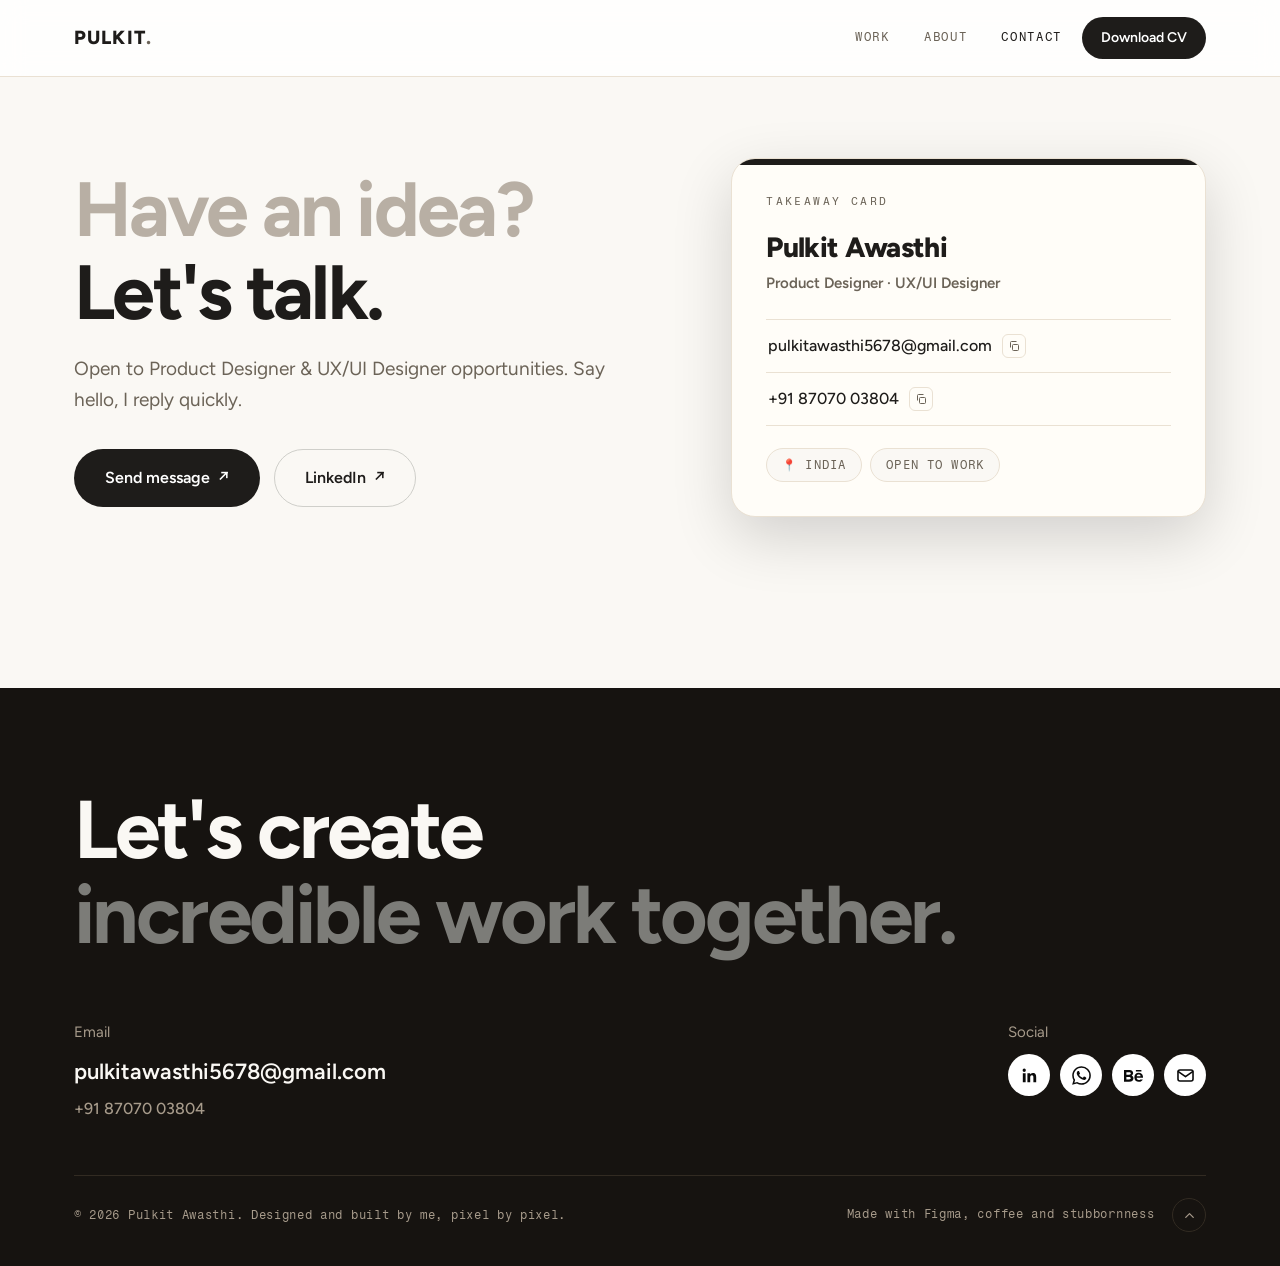
<file: contact.html>
<!DOCTYPE html>
<html lang="en">
<head>
  <meta charset="UTF-8" />
  <meta name="viewport" content="width=device-width, initial-scale=1.0" />
  <title>Contact | Pulkit Awasthi</title>
  <meta name="description" content="Contact Pulkit Awasthi, Product & UX/UI Designer. Open to product design opportunities and collaborations." />
  <link rel="icon" type="image/svg+xml" href="images/favicon.svg" />
  <link rel="preconnect" href="https://fonts.googleapis.com" />
  <link rel="preconnect" href="https://fonts.gstatic.com" crossorigin />
  <link href="https://fonts.googleapis.com/css2?family=Figtree:wght@400;500;600;700;800&family=Newsreader:ital,opsz,wght@1,6..72,400;1,6..72,500&family=Fragment+Mono&display=swap" rel="stylesheet" />
  <link rel="stylesheet" href="css/styles.css" />
</head>
<body>

  <!-- NAV -->
  <header class="nav">
    <div class="container nav-inner">
      <a class="logo" href="index.html">PULKIT<span>.</span></a>
      <button class="nav-toggle" aria-label="Menu">&#9776;</button>
      <nav class="nav-links">
        <a href="work.html">Work</a>
        <a href="about.html">About</a>
        <a href="contact.html">Contact</a>
        <a class="btn btn-primary" href="Pulkit_Awasthi_CV.pdf" download>Download CV</a>
      </nav>
    </div>
  </header>

  <!-- CONTACT -->
  <section class="contact-wrap reveal">
    <div class="container contact-grid">
      <div class="contact-copy">
        <h1><span class="g">Have an idea?</span> Let's talk.</h1>
        <p class="lead" id="site-contact-text">Open to Product Designer & UX/UI Designer opportunities. Say hello, I reply quickly.</p>
        <div class="contact-ctas">
          <a class="btn btn-primary" id="contact-whatsapp" href="#" target="_blank" rel="noopener noreferrer">Send message <span class="arw" aria-hidden="true">&#8599;</span></a>
          <a class="btn btn-ghost" id="contact-linkedin" href="#" target="_blank" rel="noopener noreferrer">LinkedIn <span class="arw" aria-hidden="true">&#8599;</span></a>
        </div>
      </div>

      <!-- takeaway card -->
      <aside class="take-card">
        <div class="tk-label">Takeaway card</div>
        <div class="tk-name">Pulkit Awasthi</div>
        <div class="tk-role">Product Designer · UX/UI Designer</div>
        <div class="tk-rows">
          <div class="fitem"><a id="take-email" href="mailto:pulkitawasthi5678@gmail.com">pulkitawasthi5678@gmail.com</a><button class="copy-btn" type="button" data-copy="pulkitawasthi5678@gmail.com" aria-label="Copy email"><svg viewBox="0 0 24 24" fill="none" stroke="currentColor" stroke-width="2" width="12" height="12"><rect x="9" y="9" width="12" height="12" rx="2"/><path d="M5 15V5a2 2 0 0 1 2-2h10"/></svg></button></div>
          <div class="fitem"><a id="take-phone" href="tel:+918707003804">+91 87070 03804</a><button class="copy-btn" type="button" data-copy="+91 87070 03804" aria-label="Copy phone"><svg viewBox="0 0 24 24" fill="none" stroke="currentColor" stroke-width="2" width="12" height="12"><rect x="9" y="9" width="12" height="12" rx="2"/><path d="M5 15V5a2 2 0 0 1 2-2h10"/></svg></button></div>
        </div>
        <div class="tk-foot">
          <span class="pbadge">📍 India</span>
          <span class="pbadge">Open to work</span>
        </div>
      </aside>
    </div>
  </section>

  <!-- FOOTER -->
  <footer class="footer">
    <div class="container">
      <h2 class="foot-big"><span class="w js-cycle">Let's create</span><span class="g">incredible work together.</span></h2>
      <div class="foot-cols">
        <div class="fc">
          <div class="flabel">Email</div>
          <a class="fmail" id="footer-email" href="mailto:pulkitawasthi5678@gmail.com">pulkitawasthi5678@gmail.com</a>
          <a class="fphone" id="footer-phone" href="tel:+918707003804">+91 87070 03804</a>
        </div>
        <div class="fc">
          <div class="flabel">Social</div>
          <div class="socials">
            <a id="footer-linkedin" href="#" target="_blank" rel="noopener noreferrer" aria-label="LinkedIn">
              <svg viewBox="0 0 24 24" fill="currentColor" aria-hidden="true"><path d="M20.45 20.45h-3.55v-5.57c0-1.33-.03-3.04-1.85-3.04-1.85 0-2.14 1.45-2.14 2.94v5.67H9.36V9h3.41v1.56h.05c.47-.9 1.63-1.85 3.36-1.85 3.6 0 4.27 2.37 4.27 5.45v6.29zM5.34 7.43a2.06 2.06 0 1 1 0-4.12 2.06 2.06 0 0 1 0 4.12zM7.12 20.45H3.56V9h3.56v11.45z"/></svg>
            </a>
            <a id="footer-whatsapp" href="#" target="_blank" rel="noopener noreferrer" aria-label="WhatsApp">
              <svg viewBox="0 0 24 24" fill="currentColor" aria-hidden="true"><path d="M17.47 14.38c-.3-.15-1.76-.87-2.03-.97-.27-.1-.47-.15-.67.15-.2.3-.77.96-.94 1.16-.17.2-.35.22-.64.08-.3-.15-1.26-.47-2.4-1.48-.88-.79-1.48-1.76-1.65-2.06-.17-.3-.02-.46.13-.6.13-.14.3-.35.44-.52.15-.17.2-.3.3-.5.1-.2.05-.37-.02-.52-.08-.15-.67-1.62-.92-2.22-.24-.58-.49-.5-.67-.51h-.57c-.2 0-.52.07-.8.37-.27.3-1.04 1.02-1.04 2.5 0 1.47 1.07 2.9 1.22 3.1.15.2 2.1 3.2 5.08 4.49.71.3 1.27.49 1.7.63.72.23 1.37.2 1.88.12.57-.09 1.76-.72 2.01-1.42.25-.7.25-1.3.17-1.42-.07-.12-.27-.2-.57-.35zM12.05 21.79h-.01a9.8 9.8 0 0 1-5-1.37l-.36-.21-3.72.97.99-3.62-.23-.37a9.77 9.77 0 0 1-1.5-5.21c0-5.4 4.4-9.79 9.81-9.79a9.73 9.73 0 0 1 6.93 2.87 9.73 9.73 0 0 1 2.87 6.94c0 5.4-4.4 9.79-9.78 9.79zm8.33-18.11A11.7 11.7 0 0 0 12.05.25C5.56.25.28 5.53.28 12.02c0 2.07.54 4.1 1.57 5.89L.18 23.75l5.98-1.57a11.76 11.76 0 0 0 5.88 1.5h.01c6.49 0 11.77-5.28 11.77-11.77 0-3.14-1.22-6.1-3.44-8.23z"/></svg>
            </a>
            <a href="https://www.behance.net/pulkitawasth" target="_blank" rel="noopener noreferrer" aria-label="Behance">
              <svg viewBox="0 0 24 24" fill="currentColor" aria-hidden="true"><path d="M22 7h-7V5h7v2zm1.726 10c-.442 1.297-2.029 3-5.101 3-3.074 0-5.564-1.729-5.564-5.675 0-3.91 2.325-5.92 5.466-5.92 3.082 0 4.964 1.782 5.375 4.426.078.506.109 1.188.095 2.14H15.97c.13 3.211 3.483 3.312 4.588 2.029h3.168zm-7.686-4h4.965c-.105-1.547-1.136-2.219-2.477-2.219-1.466 0-2.277.768-2.488 2.219zm-9.574 6.988H0V5.021h6.953c5.476.081 5.58 5.444 2.72 6.906 3.461 1.26 3.577 8.061-3.207 8.061zM3 11h3.584c2.508 0 2.906-3-.312-3H3v3zm3.391 3H3v3.016h3.341c3.055 0 2.868-3.016.05-3.016z"/></svg>
            </a>
            <a id="footer-mail" href="mailto:pulkitawasthi5678@gmail.com" aria-label="Email">
              <svg viewBox="0 0 24 24" fill="none" stroke="currentColor" stroke-width="2" stroke-linecap="round" stroke-linejoin="round" aria-hidden="true"><rect x="2.5" y="5" width="19" height="14" rx="2.5"/><path d="m3 7 9 6.5L21 7"/></svg>
            </a>
          </div>
        </div>
      </div>
      <div class="foot-rule"></div>
      <div class="foot-small">
        <div>© <span id="yr"></span> Pulkit Awasthi. Designed and built by me, pixel by pixel.</div>
        <div>Made with Figma, coffee and stubbornness
          <button class="to-top" type="button" aria-label="Back to top">
            <svg viewBox="0 0 24 24" fill="none" stroke="currentColor" stroke-width="2" stroke-linecap="round" stroke-linejoin="round" width="15" height="15"><path d="M18 15l-6-6-6 6"/></svg>
          </button>
        </div>
      </div>
    </div>
  </footer>

  <script>document.getElementById("yr").textContent = new Date().getFullYear();</script>
  <!-- The ?v= stamp is bumped automatically on each publish, so browsers cache this file until it actually changes. -->
  <script src="js/projects.js?v=1786552116"></script>
  <script src="js/store.js"></script>
  <script src="js/main.js"></script>
</body>
</html>
</file>
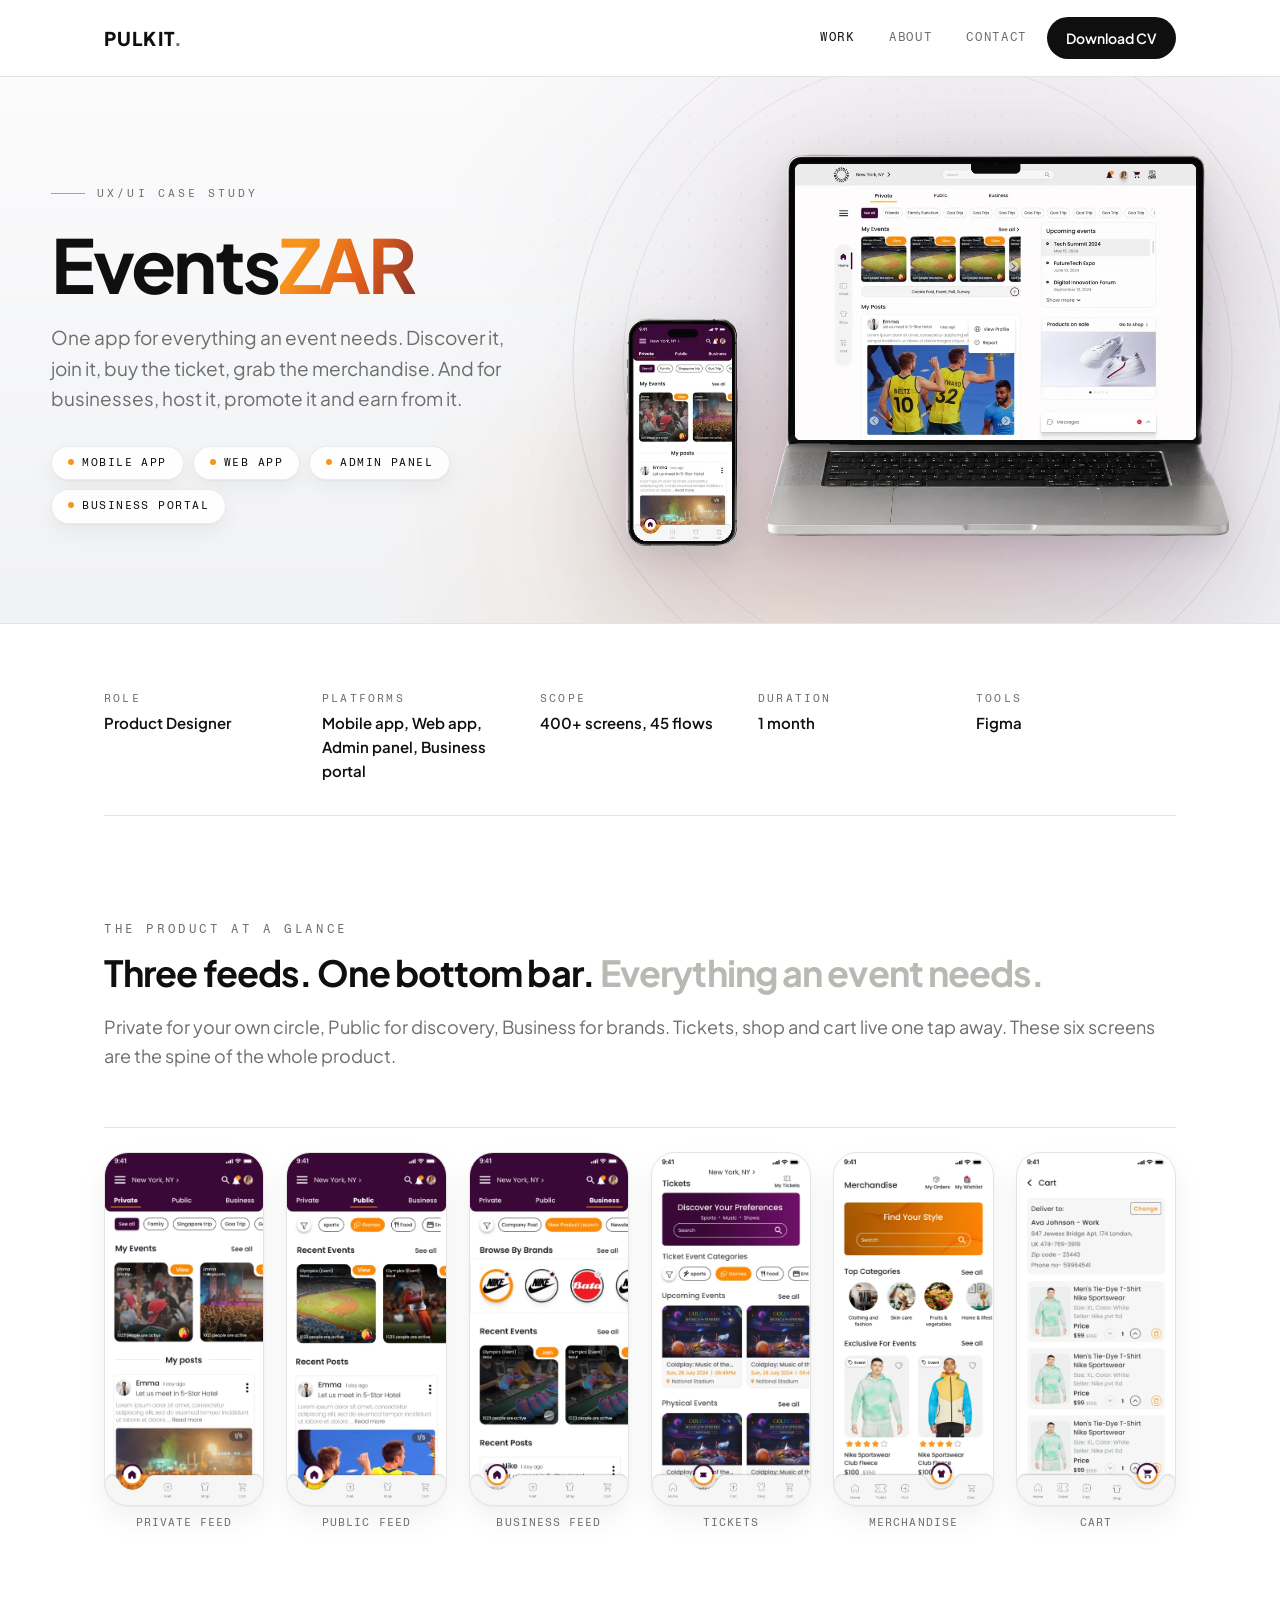
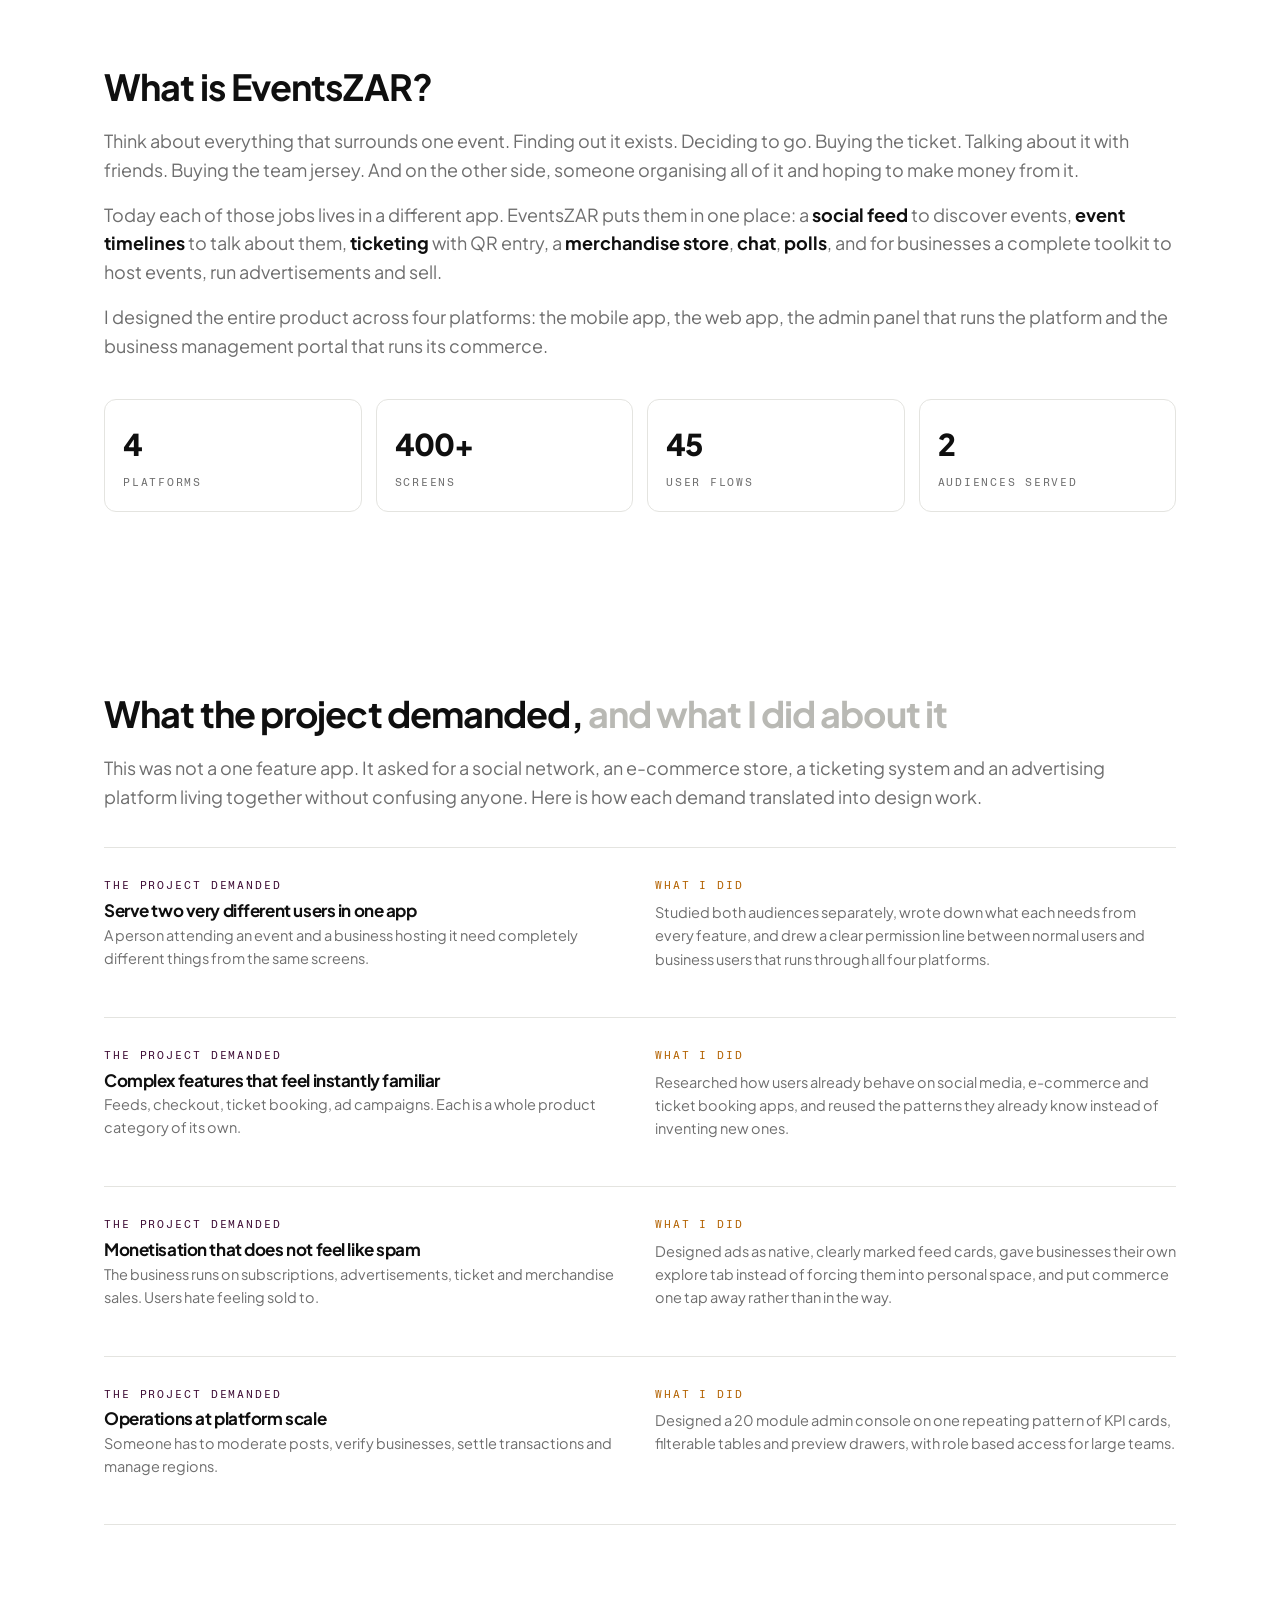
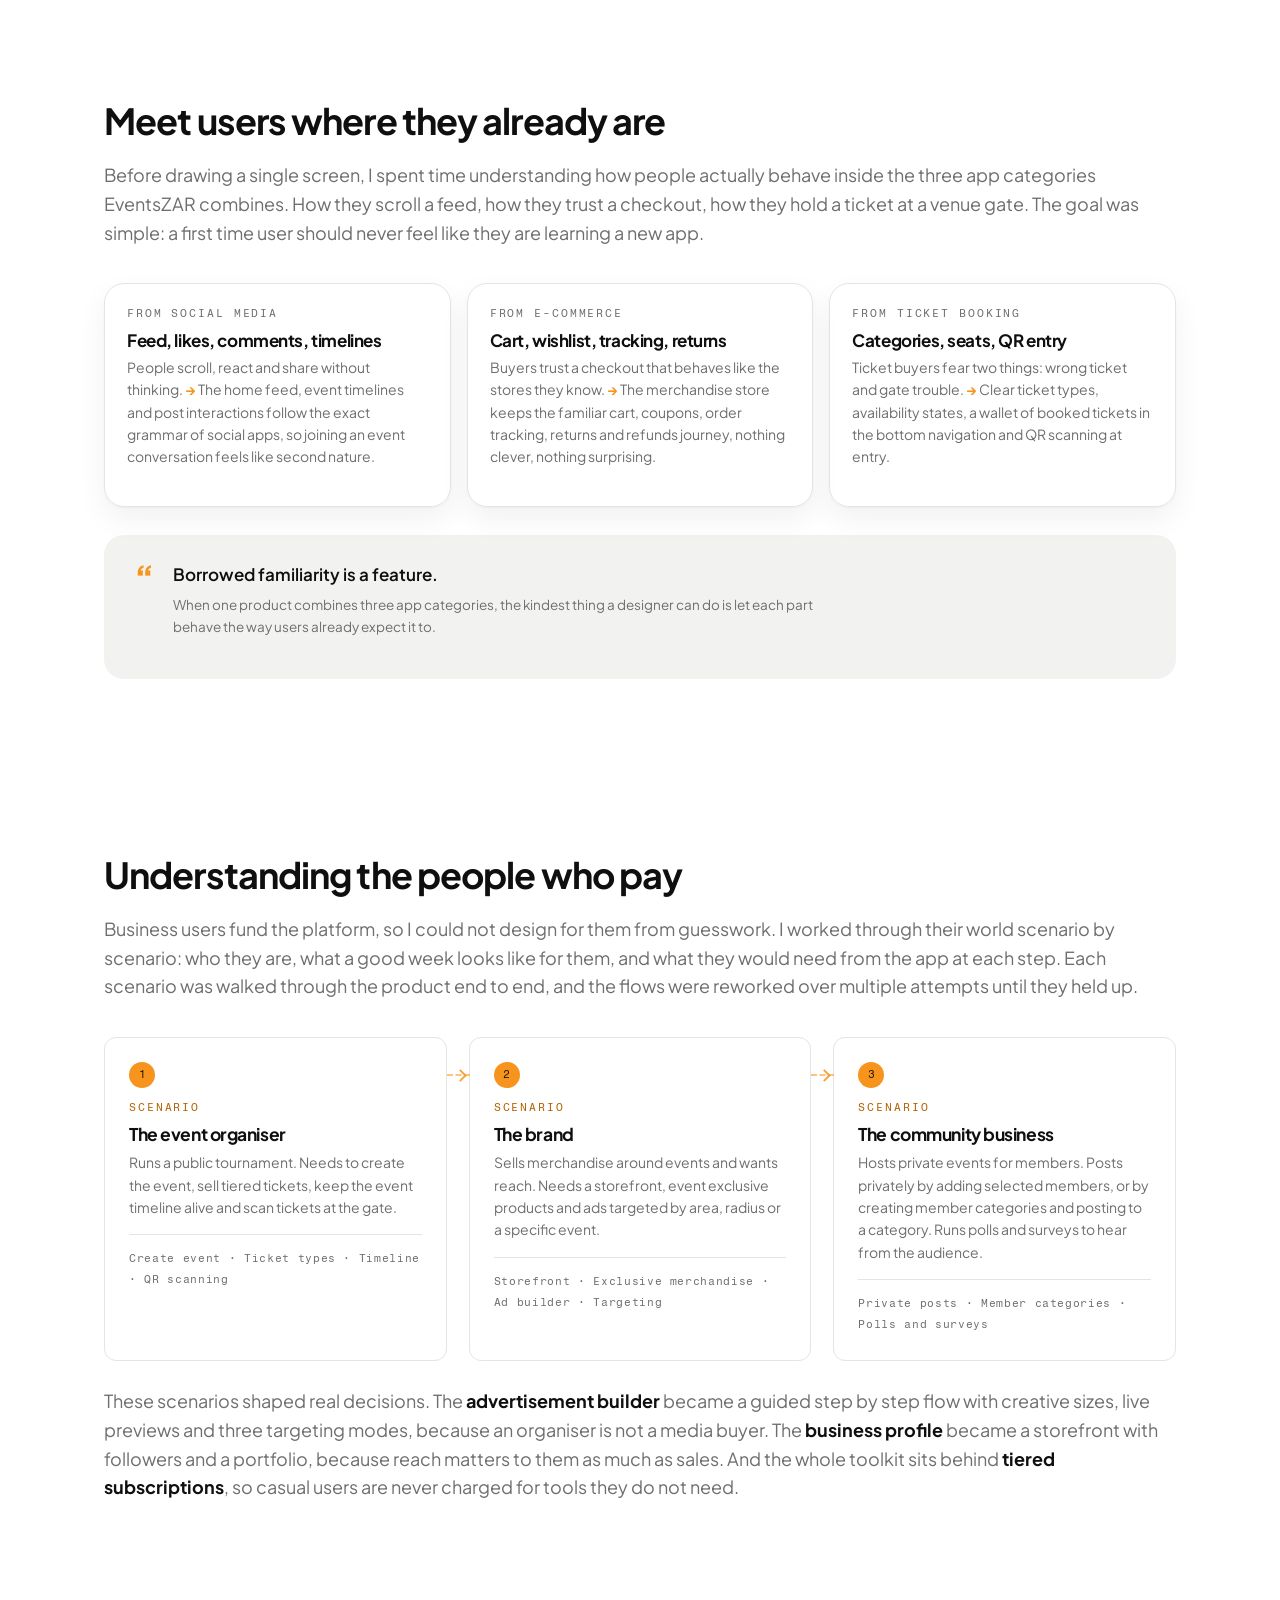
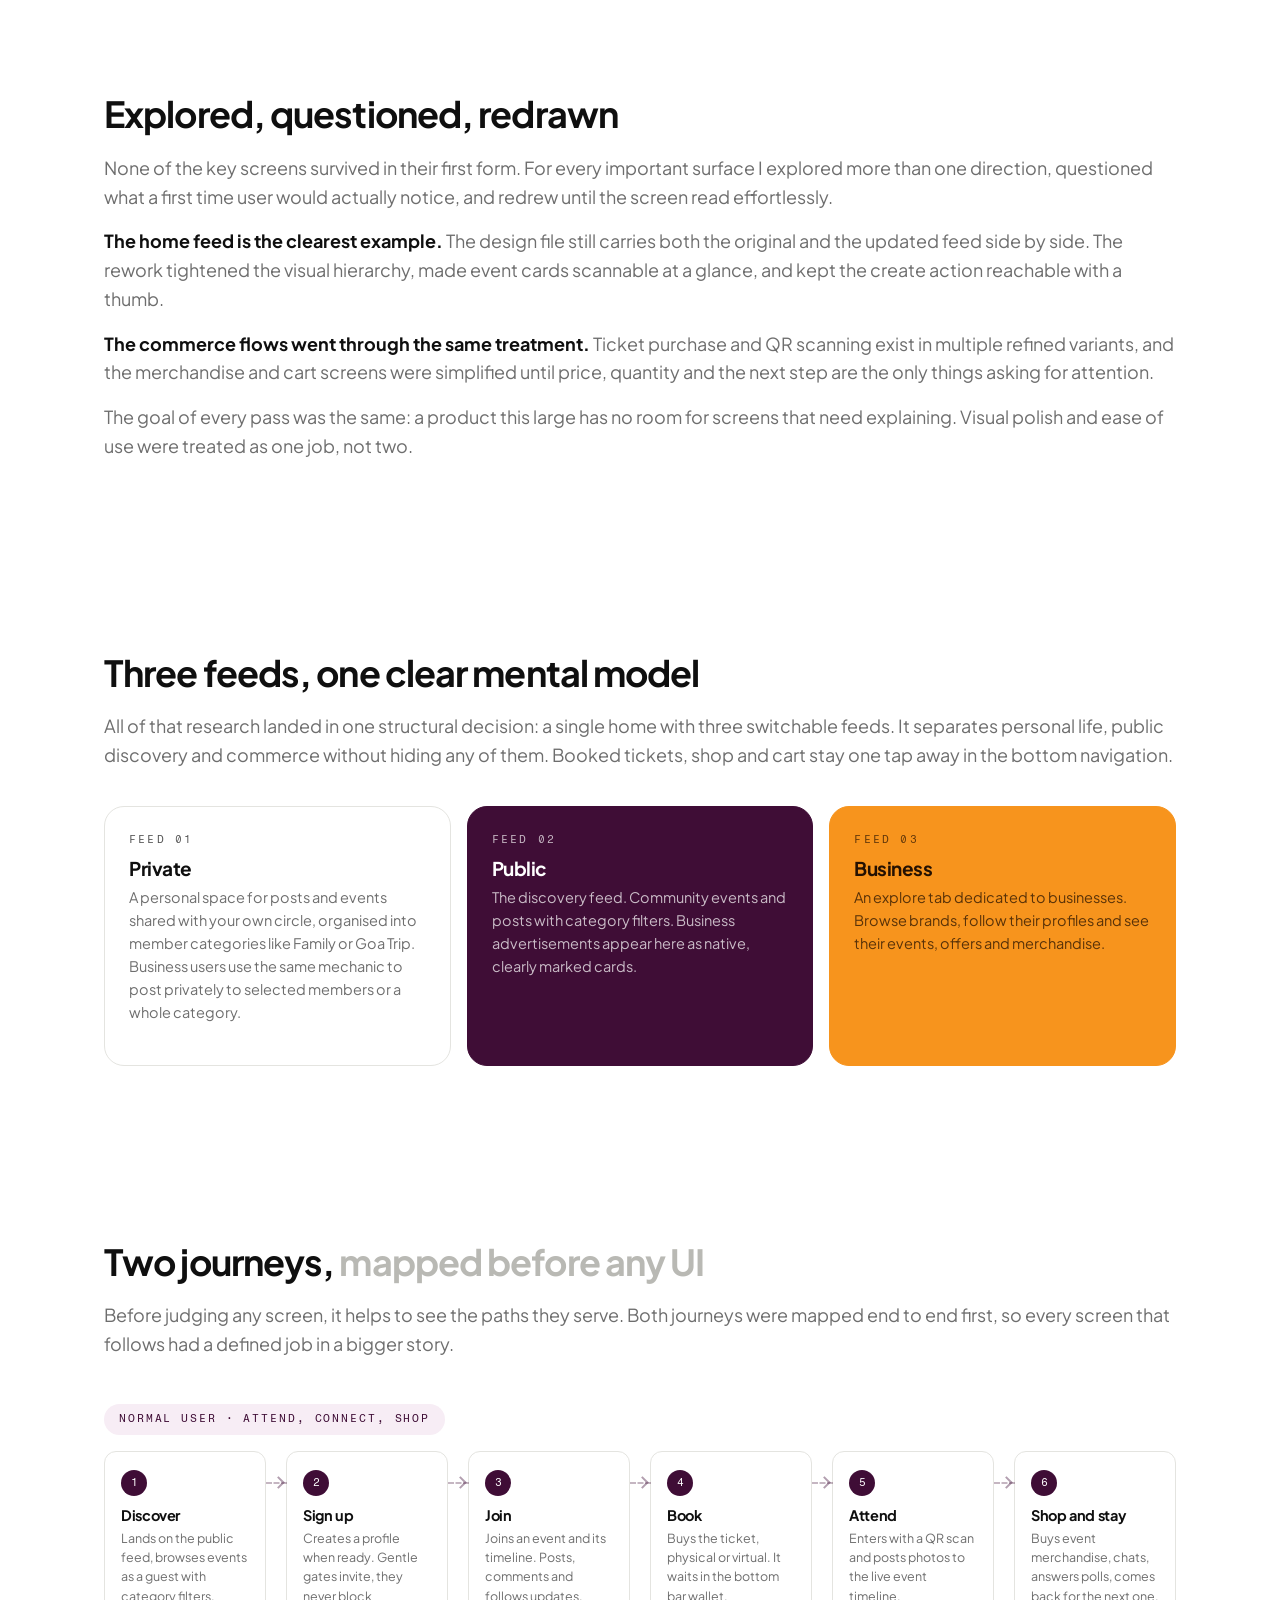
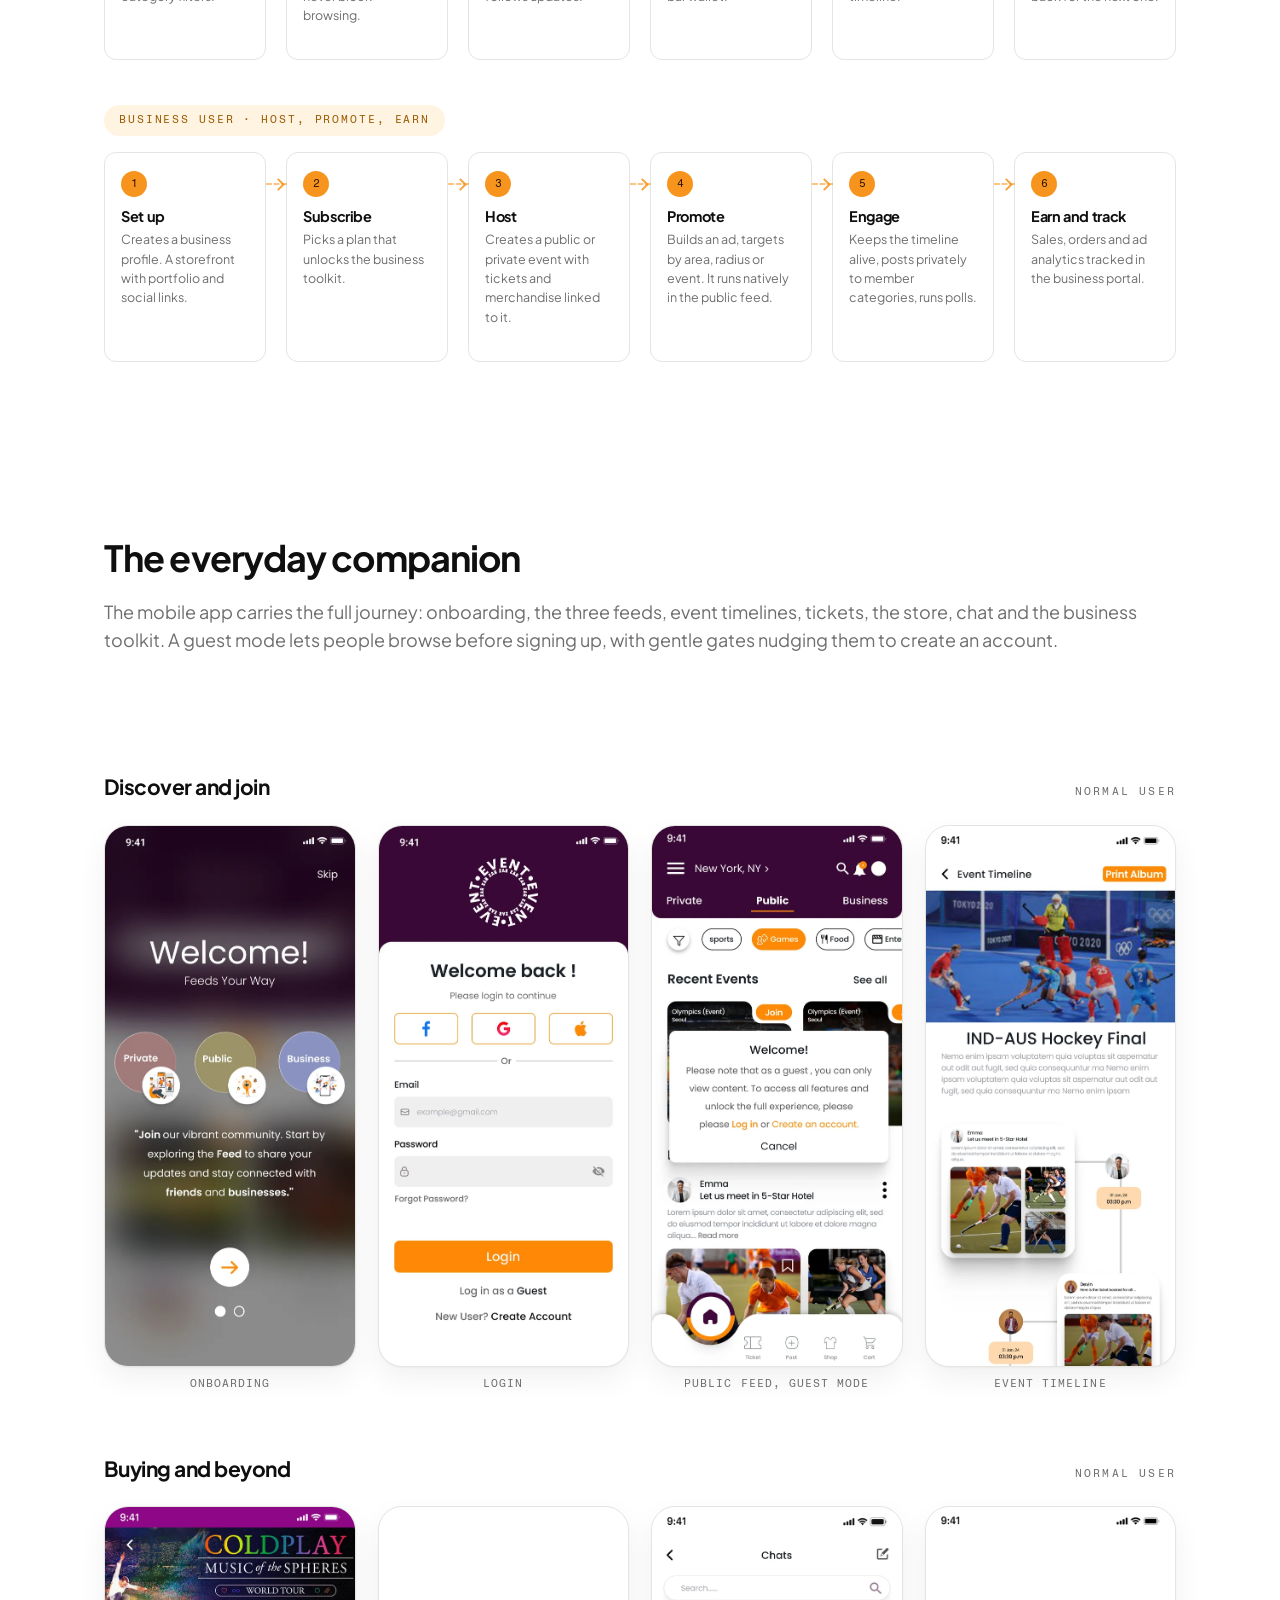
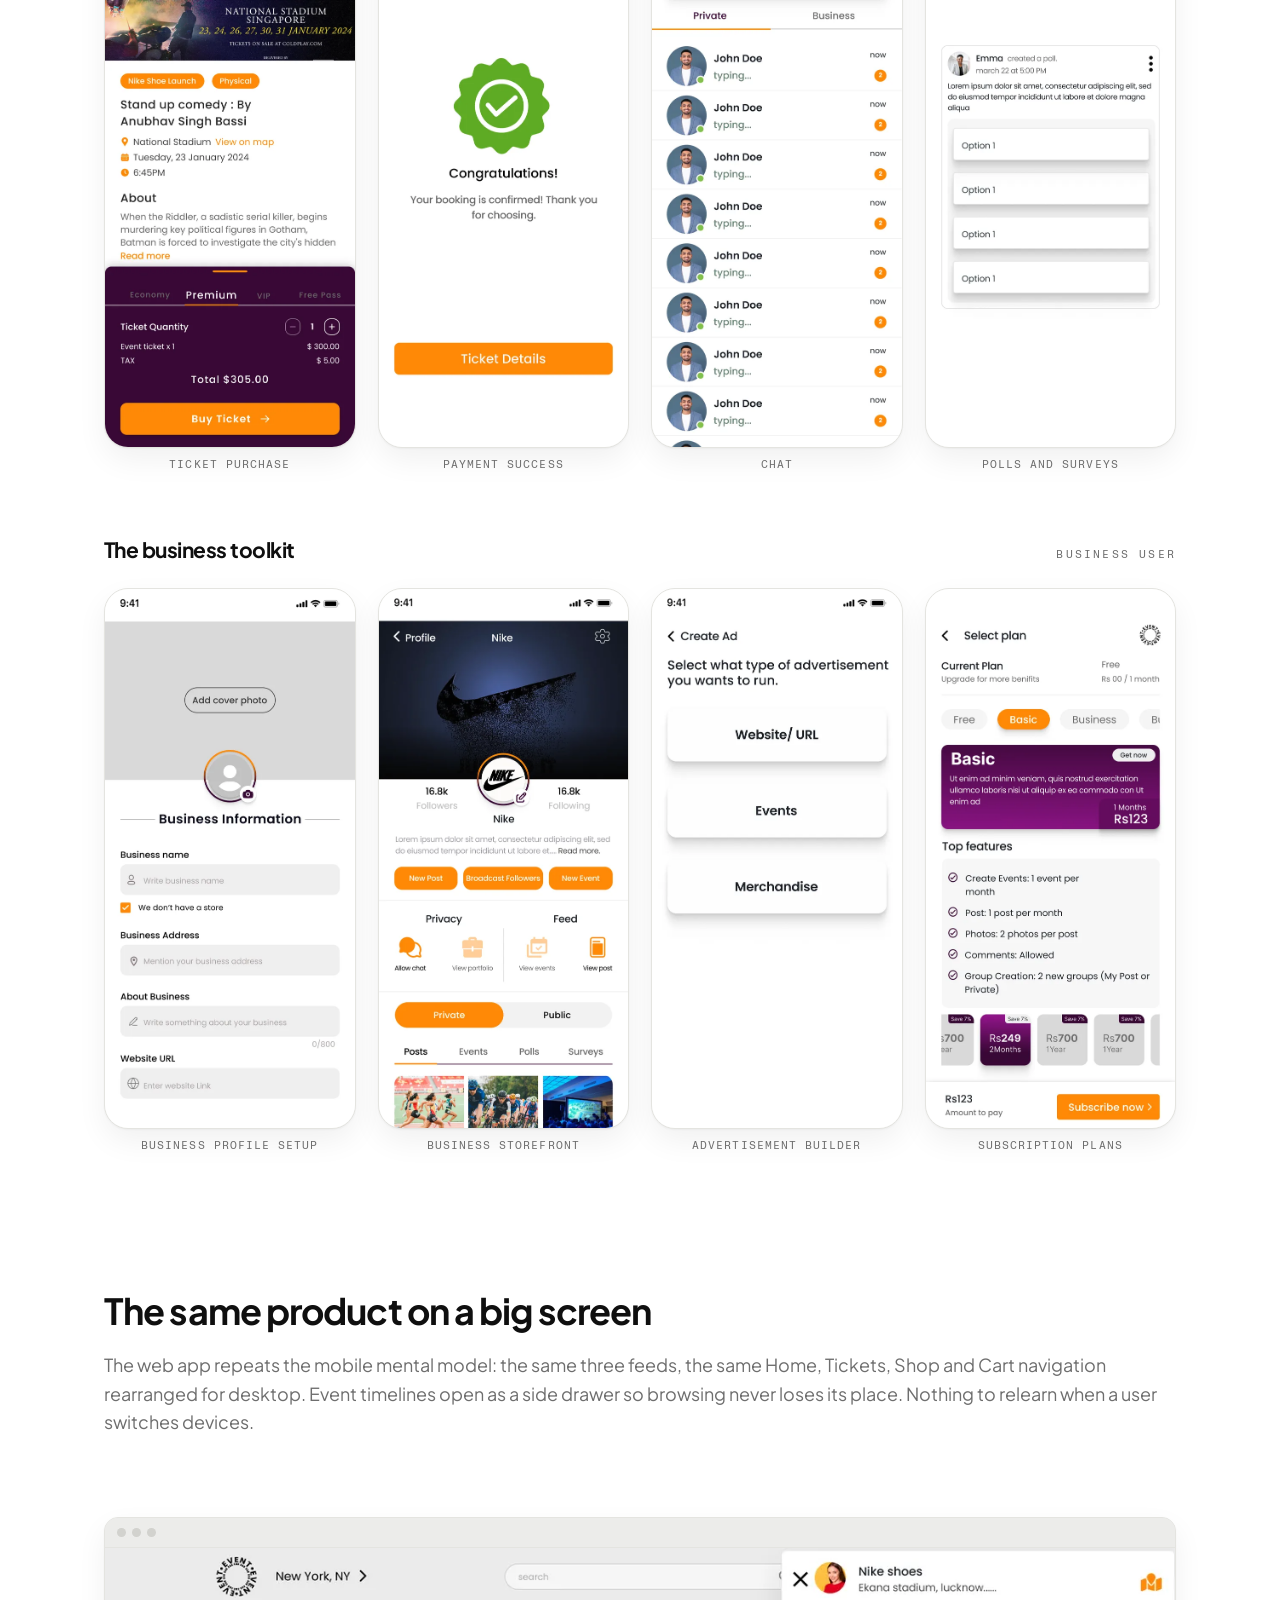
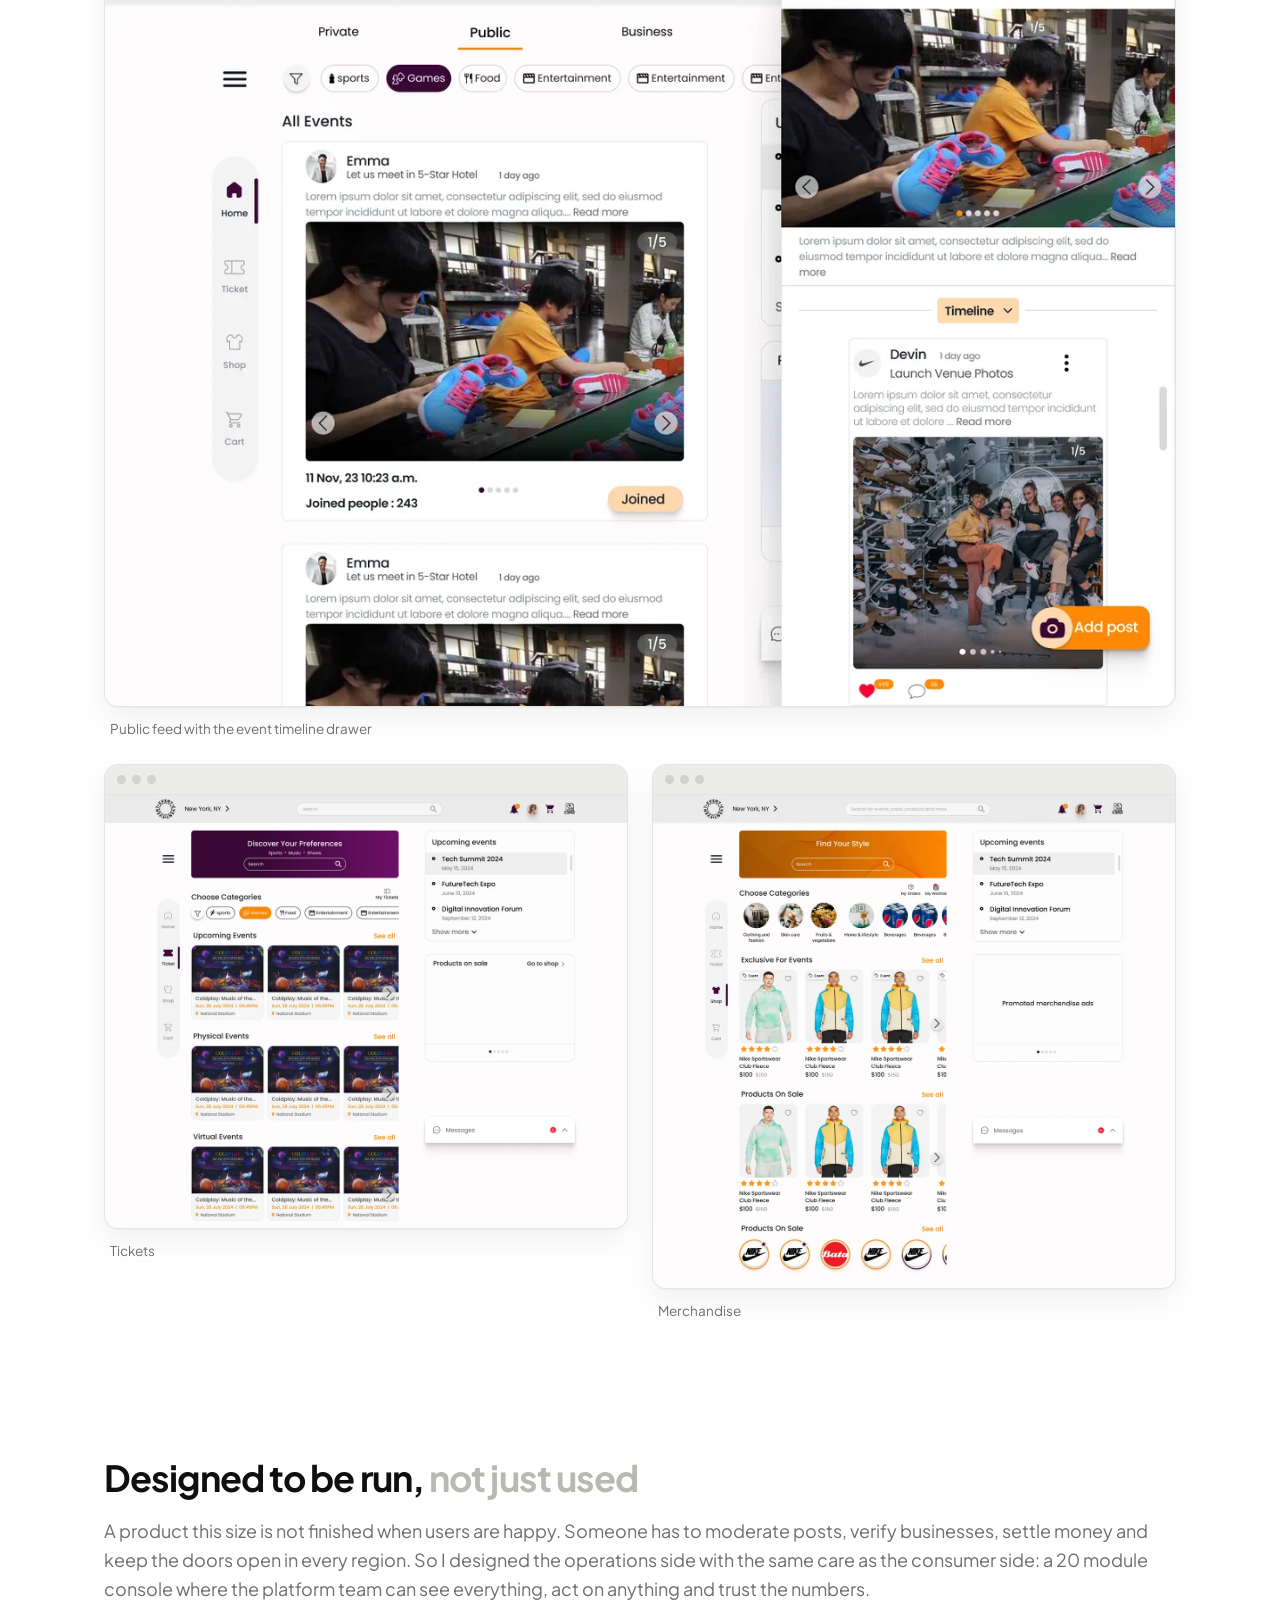
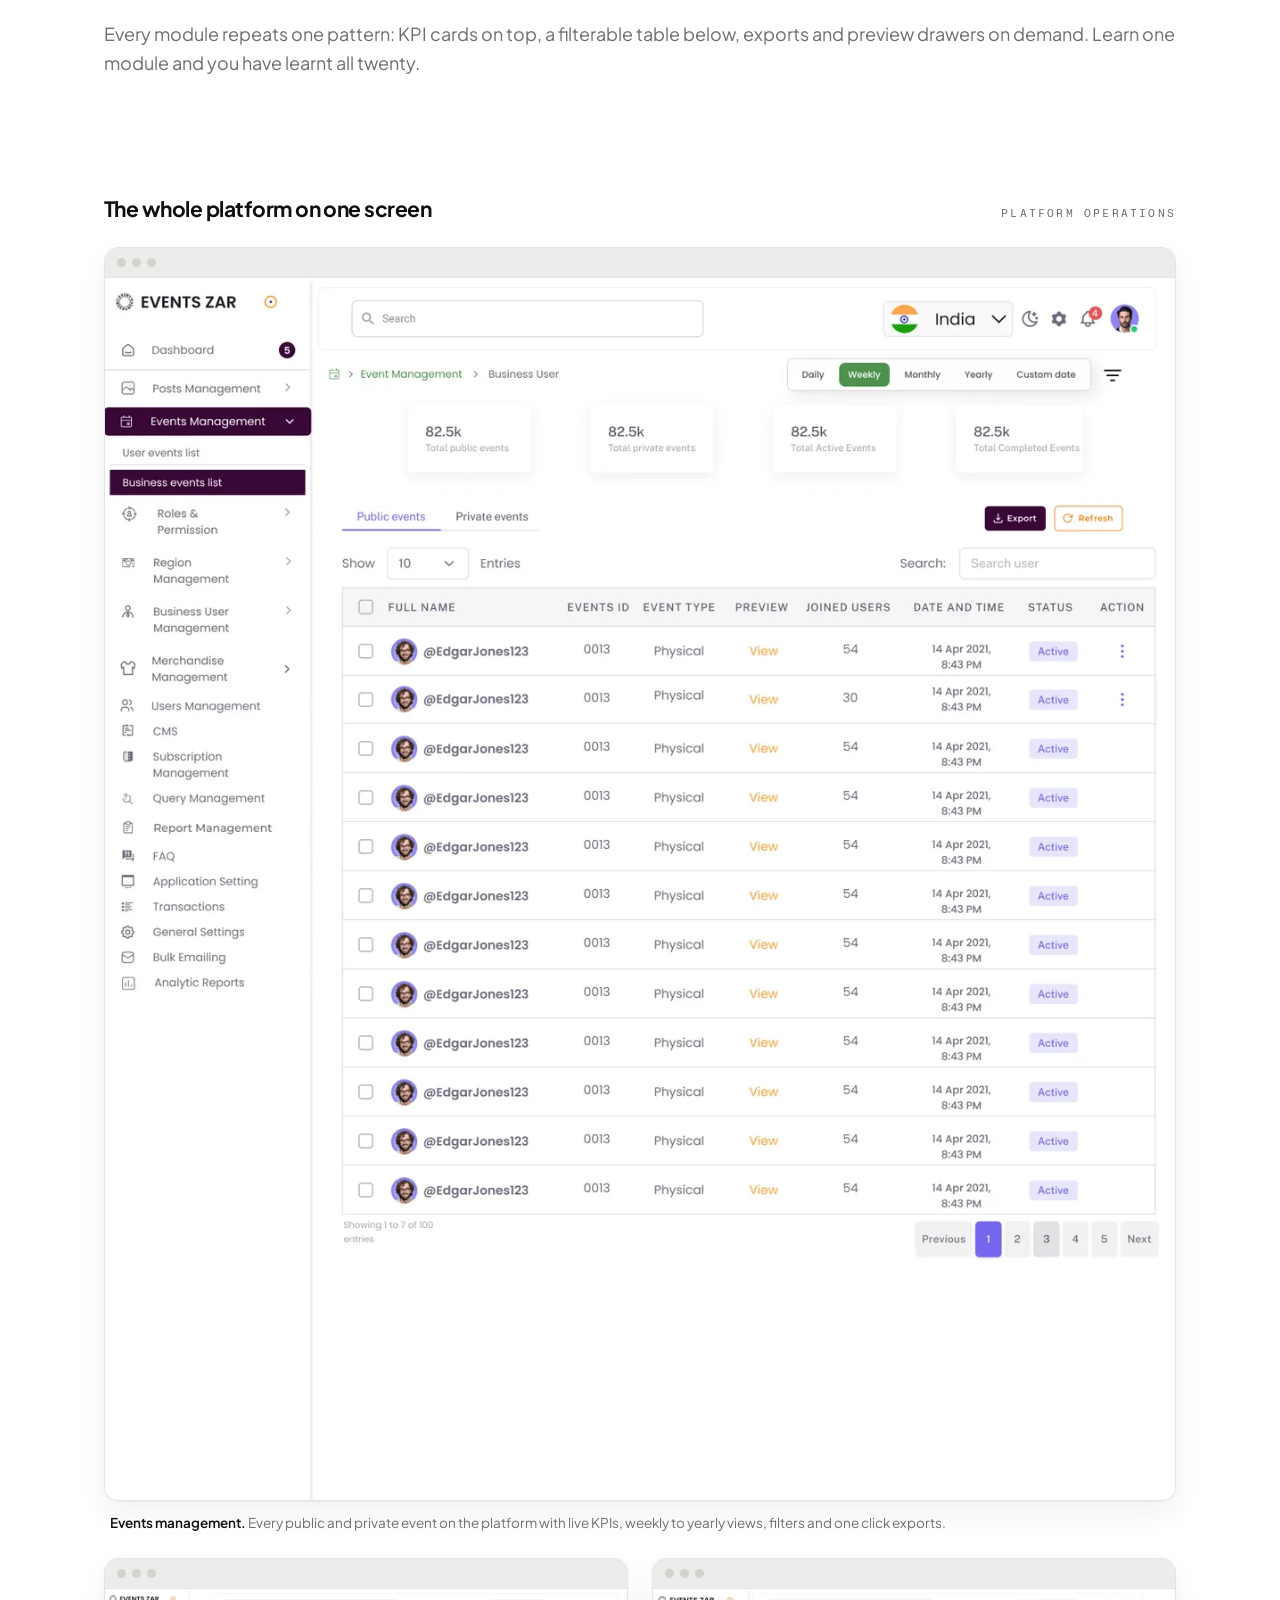
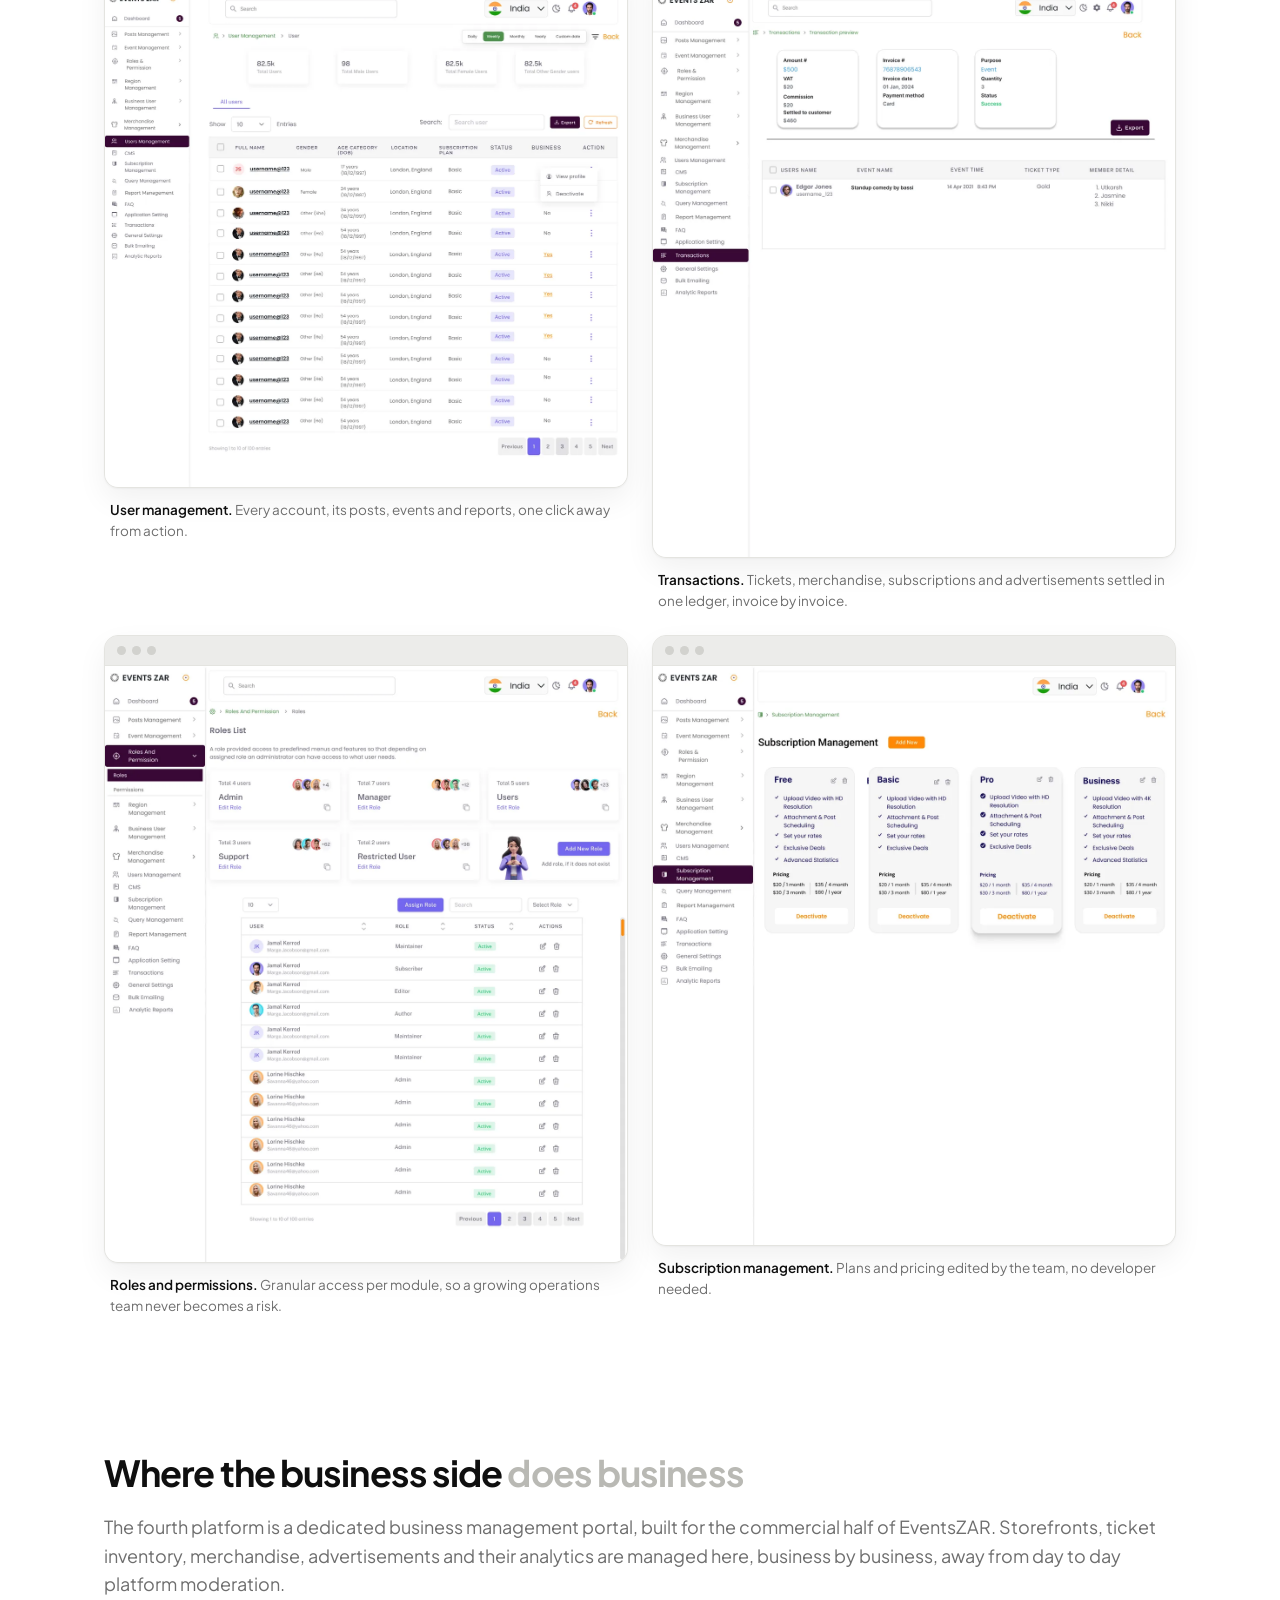
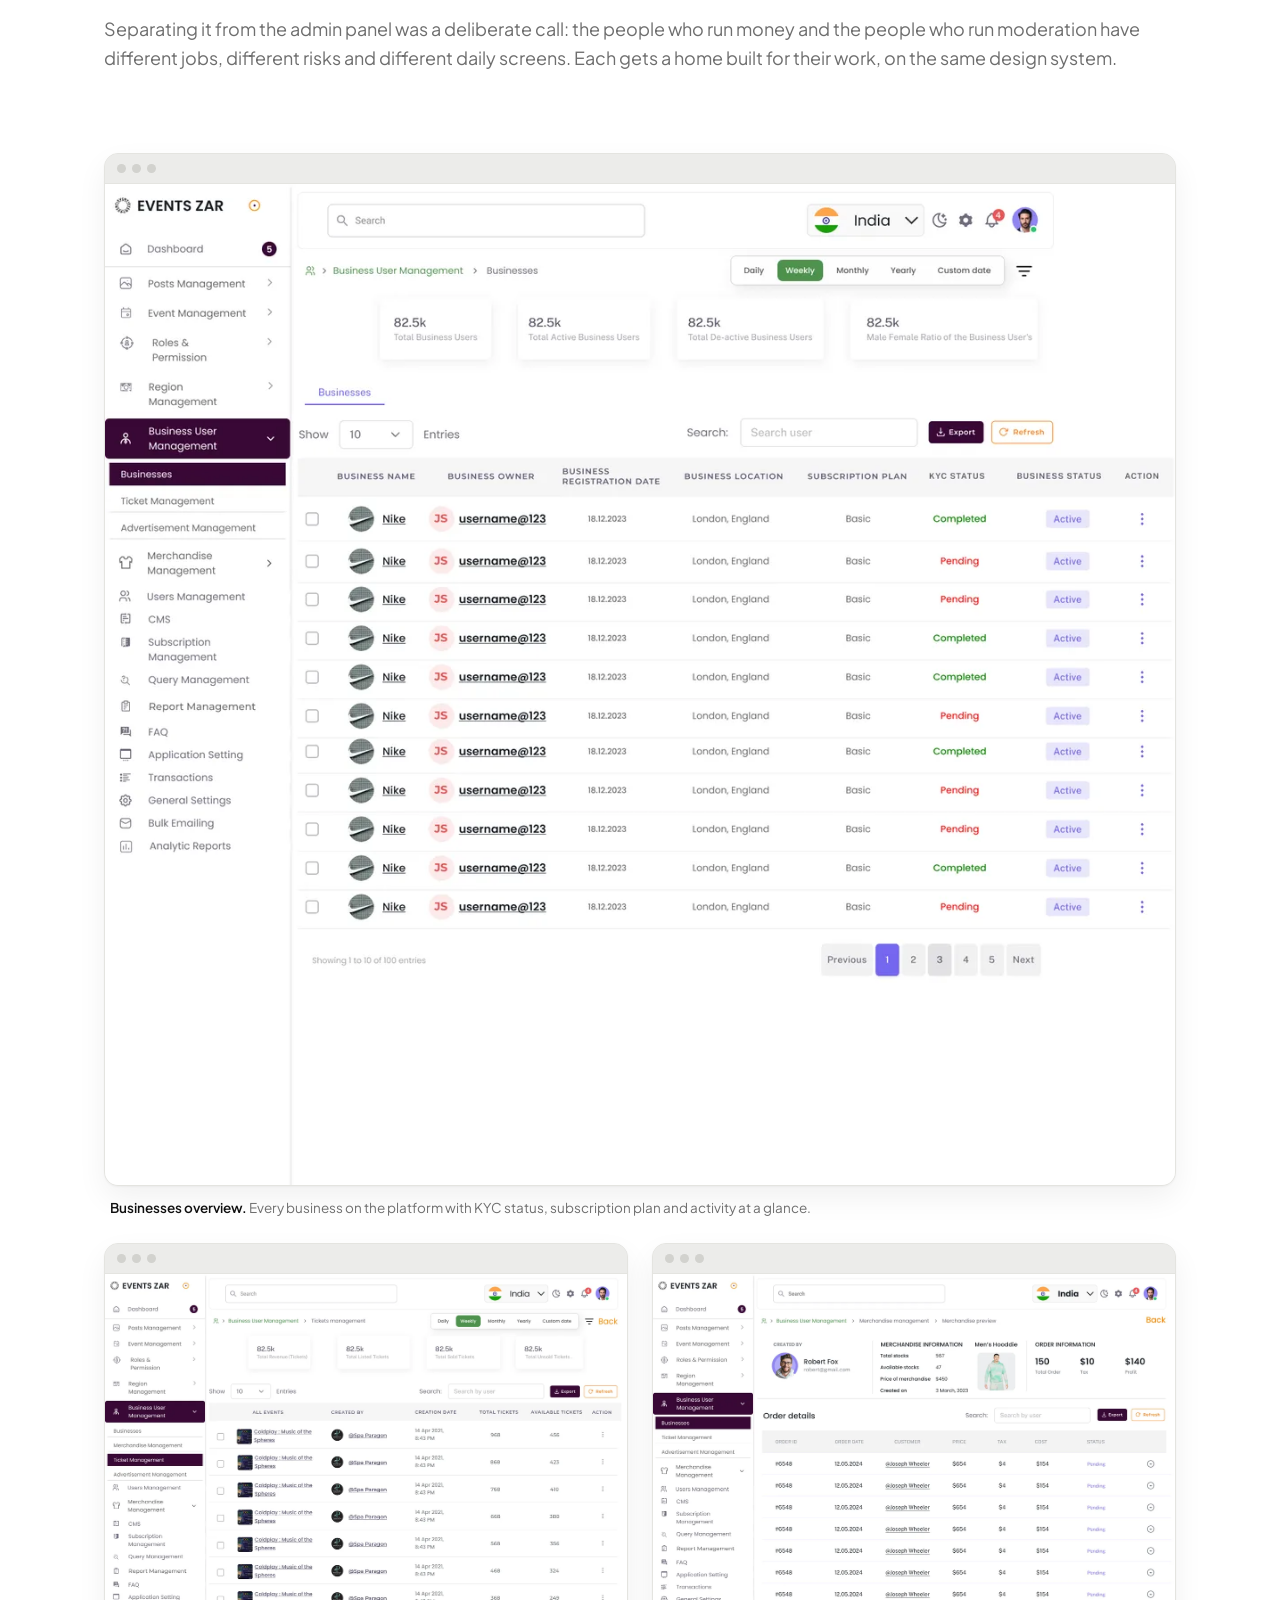
<file: eventzar.html>
<!DOCTYPE html>
<html lang="en">
<head>
<meta charset="UTF-8" />
<meta name="viewport" content="width=device-width, initial-scale=1.0" />
<title>EventsZAR | Pulkit Awasthi</title>
<meta name="description" content="EventsZAR case study by Pulkit Awasthi. A community events platform designed across mobile app, web app and admin panel." />
<link rel="preconnect" href="https://fonts.googleapis.com" />
<link rel="preconnect" href="https://fonts.gstatic.com" crossorigin />
<link href="https://fonts.googleapis.com/css2?family=Plus+Jakarta+Sans:wght@400;500;600;700;800&family=Fragment+Mono&display=swap" rel="stylesheet" />
<link rel="icon" type="image/svg+xml" href="images/favicon.svg" />
<link rel="stylesheet" href="css/styles.css" />
<style>
:root{
  --bg:#FFFFFF; --bg-soft:#F2F2F0; --text:#0F0F0F; --muted:#6E6E6E; --faint:#B9B9B4;
  --border:#E4E4E0; --radius:20px; --radius-sm:12px; --maxw:1120px;
  --shadow:0 1px 2px rgba(0,0,0,.04), 0 12px 30px rgba(0,0,0,.06);
  --font:"Plus Jakarta Sans",-apple-system,BlinkMacSystemFont,"Segoe UI",Roboto,Helvetica,Arial,sans-serif;
  --mono:"Fragment Mono",ui-monospace,SFMono-Regular,Menlo,monospace;
  --plum:#3F0D36; --plum-2:#5A1450; --orange:#F7941D;
}
*{box-sizing:border-box;margin:0;padding:0}
html{scroll-behavior:smooth}
body{font-family:var(--font);background:var(--bg);color:var(--text);line-height:1.6;-webkit-font-smoothing:antialiased}
img{max-width:100%;display:block}
a{color:inherit;text-decoration:none}
.container{width:100%;max-width:var(--maxw);margin:0 auto;padding:0 24px}
h1,h2,h3,h4{line-height:1.1;letter-spacing:-.025em;font-weight:700}
.eyebrow{font-family:var(--mono);font-size:12px;font-weight:400;letter-spacing:.3em;text-transform:uppercase;color:var(--muted)}

/* ---------- HERO BANNER: full width, light, premium ---------- */
.hero-band{position:relative;overflow:hidden;border-bottom:1px solid var(--border);
  background:
    radial-gradient(900px 520px at 78% 18%, rgba(63,13,54,.075), transparent 62%),
    radial-gradient(700px 460px at 62% 92%, rgba(247,148,29,.10), transparent 60%),
    linear-gradient(180deg,#FBFBFC 0%,#F1F2F4 100%)}
.hero-band::before{content:"";position:absolute;inset:0;pointer-events:none;
  background-image:radial-gradient(rgba(15,15,15,.055) 1px, transparent 1px);
  background-size:26px 26px;
  -webkit-mask-image:radial-gradient(720px 480px at 72% 45%, #000 30%, transparent 75%);
  mask-image:radial-gradient(720px 480px at 72% 45%, #000 30%, transparent 75%)}
.hero-grid{position:relative;max-width:1440px;margin:0 auto;display:grid;grid-template-columns:1fr 1.15fr;gap:clamp(28px,4vw,64px);align-items:center;padding:clamp(52px,6vw,104px) clamp(24px,4vw,72px)}
.banner-copy .bk{display:inline-flex;align-items:center;gap:12px;font-family:var(--mono);font-size:11px;letter-spacing:.28em;text-transform:uppercase;color:var(--muted)}
.banner-copy .bk::before{content:"";width:34px;height:1px;background:var(--orange)}
.banner-copy h1{font-size:clamp(48px,5.8vw,84px);margin:20px 0 18px;color:var(--text);letter-spacing:-.035em}
.banner-copy h1 span{background:linear-gradient(115deg,var(--orange) 20%,#E2601B 58%,var(--plum) 130%);-webkit-background-clip:text;background-clip:text;color:transparent}
.banner-copy .tagline{font-size:clamp(16px,1.6vw,19px);color:var(--muted);max-width:480px;margin-bottom:32px}
.bchips{display:flex;gap:9px;flex-wrap:wrap}
.bchips span{font-family:var(--mono);font-size:10.5px;letter-spacing:.14em;text-transform:uppercase;padding:8px 16px;border:1px solid rgba(15,15,15,.08);border-radius:100px;color:var(--text);background:rgba(255,255,255,.85);box-shadow:0 1px 2px rgba(0,0,0,.04), 0 8px 22px rgba(20,16,28,.05)}
.bchips span::before{content:"";display:inline-block;width:6px;height:6px;border-radius:50%;background:var(--orange);margin-right:8px;vertical-align:1px}
/* device stage: podium ring + glows behind the cutout */
.hero-shot{position:relative}
.hero-shot .ring{position:absolute;left:50%;top:54%;transform:translate(-50%,-50%);width:118%;aspect-ratio:1;border-radius:50%;border:1.5px solid rgba(63,13,54,.10);pointer-events:none}
.hero-shot .ring::before{content:"";position:absolute;inset:7%;border-radius:50%;border:1px solid rgba(63,13,54,.07)}
.hero-shot .ring::after{content:"";position:absolute;inset:16%;border-radius:50%;background:radial-gradient(closest-side,rgba(255,255,255,.9),rgba(255,255,255,0) 72%)}
.hero-shot .orb{position:absolute;width:14px;height:14px;border-radius:50%;background:var(--orange);top:12%;right:8%;box-shadow:0 6px 14px rgba(247,148,29,.45)}
.hero-shot .orb.o2{width:9px;height:9px;background:var(--plum);top:auto;bottom:16%;right:auto;left:4%;box-shadow:0 6px 14px rgba(63,13,54,.35)}
.hero-shot img{position:relative;width:100%;animation:heroFloat 7s ease-in-out infinite;
  filter:drop-shadow(0 12px 14px rgba(28,10,25,.10)) drop-shadow(0 42px 55px rgba(63,13,54,.20)) drop-shadow(0 90px 110px rgba(63,13,54,.10))}
@keyframes heroFloat{0%,100%{transform:translateY(0)}50%{transform:translateY(-12px)}}
@media(prefers-reduced-motion:reduce){.hero-shot img{animation:none}}
@media(max-width:900px){.hero-grid{grid-template-columns:1fr}.hero-shot .ring{width:96%}}

/* meta strip */
.meta{display:grid;grid-template-columns:repeat(auto-fit,minmax(160px,1fr));gap:18px;margin:34px 0 0;padding:32px 0;border-bottom:1px solid var(--border)}
.meta .k{font-family:var(--mono);font-size:11px;letter-spacing:.2em;text-transform:uppercase;color:var(--muted);margin-bottom:4px}
.meta .v{font-weight:600;font-size:15px}

/* right progress rail: dots fill as you go, label shows for active section */
#rail{position:fixed;right:28px;top:50%;transform:translateY(-50%);z-index:60;display:none}
@media(min-width:1360px){#rail{display:block}}
#rail a{display:flex;flex-direction:row-reverse;align-items:center;gap:12px;padding:6px 0;font-family:var(--mono);font-size:10px;letter-spacing:.14em;text-transform:uppercase;color:var(--text);transition:.2s}
#rail a .rd{width:9px;height:9px;border-radius:50%;border:1.5px solid #C6C6C1;background:transparent;flex:none;transition:.25s}
#rail a .rl{opacity:0;transform:translateX(6px);transition:.25s;pointer-events:none}
#rail a:hover .rl{opacity:.6;transform:none}
#rail a.done .rd{background:var(--orange);border-color:var(--orange)}
#rail a.active .rd{background:var(--orange);border-color:var(--orange);transform:scale(1.35);box-shadow:0 0 0 4px rgba(247,148,29,.18)}
#rail a.active .rl{opacity:1;transform:none}

/* ---------- generic ---------- */
section.cs{padding:90px 0 6px}
.cs-block{max-width:100%}
.cs-block h2{font-size:clamp(26px,3.4vw,36px);margin-bottom:20px}
.cs-block h2 .g{color:var(--faint)}
.cs-block p{color:var(--muted);font-size:18px;margin-bottom:16px}
.cs-block p b, .cs-block li b{color:var(--text)}
.split{display:block}
.split .sticky-k{display:none}


.stats{display:grid;grid-template-columns:repeat(auto-fit,minmax(150px,1fr));gap:14px;margin:38px 0 6px}
.stat{border:1px solid var(--border);border-radius:var(--radius-sm);padding:20px 18px}
.stat .n{font-size:30px;font-weight:800;letter-spacing:-.03em}
.stat .l{font-family:var(--mono);font-size:11px;letter-spacing:.16em;text-transform:uppercase;color:var(--muted);margin-top:6px}

/* demand -> did rows */
.dd{margin-top:36px;border-top:1px solid var(--border)}
.dd-row{display:grid;grid-template-columns:1fr 1fr;gap:30px;padding:30px 0;border-bottom:1px solid var(--border)}
@media(max-width:760px){.dd-row{grid-template-columns:1fr;gap:8px}}
.dd-row .dk{font-family:var(--mono);font-size:10.5px;letter-spacing:.18em;text-transform:uppercase;margin-bottom:6px}
.dd-row .demand .dk{color:var(--plum)}
.dd-row .did .dk{color:#B36200}
.dd-row h4{font-size:17px;margin-bottom:4px}
.dd-row p{font-size:14.5px;color:var(--muted)}

/* research pattern cards */
.pats{display:grid;grid-template-columns:repeat(auto-fit,minmax(230px,1fr));gap:16px;margin-top:36px}
.pat{border:1px solid var(--border);border-radius:var(--radius);padding:22px;box-shadow:var(--shadow)}
.pat .pk{font-family:var(--mono);font-size:10.5px;letter-spacing:.18em;text-transform:uppercase;color:var(--muted)}
.pat h4{font-size:17px;margin:8px 0 6px}
.pat p{font-size:14px;color:var(--muted)}
.pat .arrow{color:var(--orange);font-weight:700}

/* insight strip */
.insight{margin-top:28px;border-radius:var(--radius);background:var(--bg-soft);padding:26px 30px;display:flex;gap:18px;align-items:flex-start}
.insight .iq{font-size:34px;line-height:1;color:var(--orange);font-weight:800}
.insight p{font-size:17px;color:var(--text);font-weight:600;max-width:640px}
.insight span{display:block;font-size:13.5px;color:var(--muted);font-weight:400;margin-top:6px}

/* scenario boxes, connected in a row */
.scen{display:grid;grid-template-columns:repeat(3,1fr);gap:22px;margin-top:36px}
@media(max-width:860px){.scen{grid-template-columns:1fr}}
.sc{border:1px solid var(--border);border-radius:12px;padding:24px;background:var(--bg);position:relative}
.sc .sn{width:26px;height:26px;border-radius:50%;background:var(--orange);color:#241102;display:flex;align-items:center;justify-content:center;font-family:var(--mono);font-size:11px;margin-bottom:12px}
.sc::before{content:"";position:absolute;left:-23px;width:23px;top:36px;border-top:2px dashed rgba(247,148,29,.55)}
.sc::after{content:"";position:absolute;left:-14px;top:32.5px;width:7px;height:7px;border-top:2px solid rgba(247,148,29,.85);border-right:2px solid rgba(247,148,29,.85);transform:rotate(45deg)}
.sc:first-child::before,.sc:first-child::after{display:none}
@media(max-width:860px){.sc::before,.sc::after{display:none}}
.sc .sk{font-family:var(--mono);font-size:10.5px;letter-spacing:.18em;text-transform:uppercase;color:#B36200}
.sc h4{font-size:17.5px;margin:8px 0 7px}
.sc p{font-size:14px;color:var(--muted)}
.sc .needs{margin-top:14px;padding-top:14px;border-top:1px solid var(--border);font-family:var(--mono);font-size:11px;letter-spacing:.06em;color:var(--muted);line-height:1.9}

/* feeds */
.feeds{display:grid;grid-template-columns:repeat(auto-fit,minmax(220px,1fr));gap:16px;margin-top:36px}
.feed{border-radius:var(--radius);padding:24px;border:1px solid var(--border)}
.feed.f-public{background:var(--plum);color:#fff;border-color:var(--plum)}
.feed.f-public p{color:rgba(255,255,255,.72)}
.feed.f-business{background:var(--orange);color:#241102;border-color:var(--orange)}
.feed.f-business p{color:rgba(36,17,2,.75)}
.feed .fk{font-family:var(--mono);font-size:11px;letter-spacing:.2em;text-transform:uppercase;opacity:.7}
.feed h3{font-size:19px;margin:9px 0 7px}
.feed p{font-size:14.5px;color:var(--muted)}

/* user journeys */
.jgroup{margin-top:44px}
.jgroup .jtag{display:inline-flex;align-items:center;gap:8px;font-family:var(--mono);font-size:10.5px;letter-spacing:.18em;text-transform:uppercase;padding:7px 15px;border-radius:100px;margin-bottom:16px}
.jour-normal .jtag{background:#F7EDF5;color:var(--plum)}
.jour-business .jtag{background:#FFF3E2;color:#9A5B00}
.jflow{display:grid;grid-template-columns:repeat(6,1fr);gap:20px}
.jstep{border:1px solid var(--border);border-radius:12px;padding:18px 16px;background:var(--bg);position:relative}
/* connector: lives only in the gap between boxes, never crosses them */
.jstep::before{content:"";position:absolute;left:-21px;width:21px;top:30px;border-top:2px dashed rgba(63,13,54,.30)}
.jour-business .jstep::before{border-top-color:rgba(247,148,29,.55)}
.jstep::after{content:"";position:absolute;left:-13px;top:26.5px;width:7px;height:7px;border-top:2px solid rgba(63,13,54,.40);border-right:2px solid rgba(63,13,54,.40);transform:rotate(45deg)}
.jour-business .jstep::after{border-color:rgba(247,148,29,.85)}
.jstep:first-child::before,.jstep:first-child::after{display:none}
@media(max-width:980px){
  .jflow{grid-template-columns:repeat(3,1fr)}
  .jstep:nth-child(3n+1)::before,.jstep:nth-child(3n+1)::after{display:none}
}
@media(max-width:560px){
  .jflow{grid-template-columns:1fr 1fr}
  .jstep::before,.jstep::after{display:none}
  .jstep:nth-child(2n)::before,.jstep:nth-child(2n)::after{display:block}
}
.jstep .jn{width:26px;height:26px;border-radius:50%;display:flex;align-items:center;justify-content:center;font-family:var(--mono);font-size:11px;margin-bottom:12px}
.jour-normal .jn{background:var(--plum);color:#fff}
.jour-business .jn{background:var(--orange);color:#241102}
.jstep h4{font-size:14.5px;margin-bottom:5px}
.jstep p{font-size:12.5px;color:var(--muted);line-height:1.55}

/* galleries */
.gal-head{display:flex;align-items:baseline;justify-content:space-between;gap:20px;margin:64px 0 6px;flex-wrap:wrap}
.gal-head h3{font-size:21px}
.gal-head .gk{font-family:var(--mono);font-size:11px;letter-spacing:.2em;text-transform:uppercase;color:var(--muted)}
.phones{display:grid;grid-template-columns:repeat(auto-fit,minmax(200px,1fr));gap:22px;margin-top:24px}
.phone{border:1px solid var(--border);border-radius:24px;overflow:hidden;background:var(--bg-soft);box-shadow:var(--shadow)}
.phone img{width:100%}
figcaption{font-family:var(--mono);font-size:10.5px;letter-spacing:.1em;text-transform:uppercase;color:var(--muted);padding:9px 4px 0;text-align:center}
.desk{display:grid;grid-template-columns:1fr 1fr;gap:24px;margin-top:24px}
.desk figure.wide{grid-column:1/-1}
@media(max-width:760px){.desk{grid-template-columns:1fr}}
.desk figcaption{font-family:var(--font);text-transform:none;letter-spacing:0;font-size:13.5px;text-align:left;padding:12px 6px 0;color:var(--muted);line-height:1.55}
.desk figcaption b{color:var(--text);font-weight:600}
.browser{border:1px solid var(--border);border-radius:14px;overflow:hidden;background:var(--bg-soft);box-shadow:var(--shadow)}
.browser .bar{display:flex;gap:6px;padding:10px 12px;background:#ECECEA;border-bottom:1px solid var(--border)}
.browser .bar i{width:9px;height:9px;border-radius:50%;background:#D2D2CE;display:block}
.browser img{width:100%}

/* tokens */
.tokens{display:grid;grid-template-columns:repeat(auto-fit,minmax(145px,1fr));gap:12px;margin-top:24px}
.tok{border:1px solid var(--border);border-radius:var(--radius-sm);overflow:hidden}
.tok .sw{height:70px}
.tok .tk{padding:12px 14px}
.tok .tk b{display:block;font-size:13.5px}
.tok .tk span{font-family:var(--mono);font-size:11px;color:var(--muted);letter-spacing:.06em}

/* learnings */
.skillchips{display:flex;gap:8px;flex-wrap:wrap;margin-top:22px}
.skillchips span{font-family:var(--mono);font-size:10.5px;letter-spacing:.12em;text-transform:uppercase;padding:8px 15px;border:1px solid var(--border);border-radius:100px;color:var(--muted)}

/* note */
.note{max-width:780px;margin:60px auto 0;border:1.5px dashed var(--orange);border-radius:var(--radius-sm);padding:18px 22px;background:#FFF8EF}
.note .nk{font-family:var(--mono);font-size:11px;letter-spacing:.2em;text-transform:uppercase;color:#B36200;margin-bottom:8px}
.note p{font-size:14px;color:#6b4a1d;margin-bottom:6px}

/* next project */
.next-cs{border-top:1px solid var(--border)}
.next-cs a{display:block;padding:72px 0 84px}
.next-cs .nk{font-family:var(--mono);font-size:11px;letter-spacing:.3em;text-transform:uppercase;color:var(--muted);margin-bottom:16px}
.next-cs h2{font-size:clamp(40px,7vw,88px);letter-spacing:-.035em;line-height:1.05;display:flex;align-items:center;gap:24px;flex-wrap:wrap}
.next-cs h2 .arw{color:var(--orange);transition:transform .25s ease}
.next-cs a:hover h2 .arw{transform:translateX(16px)}

/* thanks */
.thanks{margin:70px 0 64px}
.thanks .band{border-radius:var(--radius);background:linear-gradient(135deg,var(--plum) 0%,var(--plum-2) 62%,#7A1B62 100%);color:#fff;padding:clamp(48px,7vw,90px) clamp(24px,6vw,80px);text-align:center;position:relative;overflow:hidden}
.thanks .band .glow{position:absolute;width:560px;height:560px;border-radius:50%;background:radial-gradient(closest-side,rgba(247,148,29,.25),transparent);bottom:-260px;left:-160px;pointer-events:none}
.thanks .tk-eyebrow{font-family:var(--mono);font-size:11px;letter-spacing:.3em;text-transform:uppercase;color:rgba(255,255,255,.65)}
.thanks h2{font-size:clamp(40px,6vw,72px);margin:16px 0 14px}
.thanks h2 span{color:var(--orange)}
.thanks p{color:rgba(255,255,255,.75);max-width:560px;margin:0 auto 30px;font-size:16.5px}
.thanks .cta-row{display:flex;gap:12px;justify-content:center;flex-wrap:wrap}
.thanks .btn{display:inline-flex;align-items:center;gap:8px;padding:14px 30px;border-radius:100px;font-weight:600;font-size:15px;background:#fff;color:var(--plum);transition:.25s;border:1px solid transparent}
.thanks .btn:hover{transform:translateY(-2px);box-shadow:0 12px 30px rgba(0,0,0,.3)}
.thanks .btn.ghost{background:transparent;color:#fff;border-color:rgba(255,255,255,.45)}
.thanks .btn.ghost:hover{border-color:#fff;box-shadow:none}

</style>
</head>
<body>

  <header class="nav">
    <div class="container nav-inner">
      <a class="logo" href="index.html">PULKIT<span>.</span></a>
      <button class="nav-toggle" aria-label="Menu">&#9776;</button>
      <nav class="nav-links">
        <a href="work.html" class="active">Work</a>
        <a href="about.html">About</a>
        <a href="contact.html">Contact</a>
        <a class="btn btn-primary" href="Pulkit_Awasthi_CV.pdf" download>Download CV</a>
      </nav>
    </div>
  </header>

<!-- left section rail -->
<nav id="rail" aria-label="Sections">
  <a href="#top"><span class="rd"></span><span class="rl">Intro</span></a>
  <a href="#about"><span class="rd"></span><span class="rl">About</span></a>
  <a href="#demands"><span class="rd"></span><span class="rl">The ask</span></a>
  <a href="#research"><span class="rd"></span><span class="rl">Research</span></a>
  <a href="#business"><span class="rd"></span><span class="rl">Business users</span></a>
  <a href="#iteration"><span class="rd"></span><span class="rl">Iteration</span></a>
  <a href="#concept"><span class="rd"></span><span class="rl">Concept</span></a>
  <a href="#journeys"><span class="rd"></span><span class="rl">Journeys</span></a>
  <a href="#mobile"><span class="rd"></span><span class="rl">Mobile app</span></a>
  <a href="#web"><span class="rd"></span><span class="rl">Web app</span></a>
  <a href="#admin"><span class="rd"></span><span class="rl">Admin</span></a>
  <a href="#portal"><span class="rd"></span><span class="rl">Business portal</span></a>
  <a href="#system"><span class="rd"></span><span class="rl">System</span></a>
  <a href="#learnings"><span class="rd"></span><span class="rl">Learnings</span></a>
  <a href="#thanks"><span class="rd"></span><span class="rl">Thanks</span></a>
</nav>

<!-- HERO BANNER -->
<section class="hero-band" id="top">
  <div class="hero-grid">
    <div class="banner-copy">
      <div class="bk">UX/UI case study</div>
      <h1>Events<span>ZAR</span></h1>
      <p class="tagline">One app for everything an event needs. Discover it, join it, buy the ticket, grab the merchandise. And for businesses, host it, promote it and earn from it.</p>
      <div class="bchips"><span>Mobile app</span><span>Web app</span><span>Admin panel</span><span>Business portal</span></div>
    </div>
    <div class="hero-shot">
      <div class="ring"></div>
      <span class="orb"></span><span class="orb o2"></span>
      <img id="hero-swap" src="images/eventzar/hero-cutout-clean.webp" alt="EventsZAR on a laptop and a phone" />
    </div>
  </div>
</section>
<section style="padding:0"><div class="container">
  <div class="meta">
    <div><div class="k">Role</div><div class="v">UX/UI Designer</div></div>
    <div><div class="k">Platforms</div><div class="v">Mobile app, Web app, Admin panel, Business portal</div></div>
    <div><div class="k">Scope</div><div class="v">400+ screens, 45 flows</div></div>
    <div><div class="k">Duration</div><div class="v">1 month</div></div>
    <div><div class="k">Tools</div><div class="v">Figma</div></div>
  </div>
</div></section>

<!-- GLANCE: second fold showcase -->
<section class="cs" id="glance" style="padding-top:64px"><div class="container">
  <div class="cs-block">
    <div class="eyebrow" style="margin-bottom:14px">The product at a glance</div>
    <h2>Three feeds. One bottom bar. <span class="g">Everything an event needs.</span></h2>
    <p>Private for your own circle, Public for discovery, Business for brands. Tickets, shop and cart live one tap away. These six screens are the spine of the whole product.</p>
  </div>
  <div class="phones strip" style="grid-template-columns:repeat(auto-fit,minmax(158px,1fr))">
    <figure><div class="phone"><img src="images/eventzar/c-private-feed.webp" alt="Private feed" loading="lazy"></div><figcaption>Private feed</figcaption></figure>
    <figure><div class="phone"><img src="images/eventzar/c-public-feed.webp" alt="Public feed" loading="lazy"></div><figcaption>Public feed</figcaption></figure>
    <figure><div class="phone"><img src="images/eventzar/c-business-feed.webp" alt="Business feed" loading="lazy"></div><figcaption>Business feed</figcaption></figure>
    <figure><div class="phone"><img src="images/eventzar/c-tickets.webp" alt="Tickets home" loading="lazy"></div><figcaption>Tickets</figcaption></figure>
    <figure><div class="phone"><img src="images/eventzar/c-merch.webp" alt="Merchandise home" loading="lazy"></div><figcaption>Merchandise</figcaption></figure>
    <figure><div class="phone"><img src="images/eventzar/c-cart.webp" alt="Cart" loading="lazy"></div><figcaption>Cart</figcaption></figure>
  </div>
</div></section>

<!-- ABOUT -->
<section class="cs" id="about"><div class="container"><div class="split">
  <div class="sticky-k"><div class="eyebrow">01 &middot; About</div></div>
  <div class="cs-block">
    <h2>What is EventsZAR?</h2>
    <p>Think about everything that surrounds one event. Finding out it exists. Deciding to go. Buying the ticket. Talking about it with friends. Buying the team jersey. And on the other side, someone organising all of it and hoping to make money from it.</p>
    <p>Today each of those jobs lives in a different app. EventsZAR puts them in one place: a <b>social feed</b> to discover events, <b>event timelines</b> to talk about them, <b>ticketing</b> with QR entry, a <b>merchandise store</b>, <b>chat</b>, <b>polls</b>, and for businesses a complete toolkit to host events, run advertisements and sell.</p>
    <p>I designed the entire product across four platforms: the mobile app, the web app, the admin panel that runs the platform and the business management portal that runs its commerce.</p>
    <div class="stats">
      <div class="stat"><div class="n">4</div><div class="l">Platforms</div></div>
      <div class="stat"><div class="n">400+</div><div class="l">Screens</div></div>
      <div class="stat"><div class="n">45</div><div class="l">User flows</div></div>
      <div class="stat"><div class="n">2</div><div class="l">Audiences served</div></div>
    </div>
  </div>
</div></div></section>

<!-- WHAT THE PROJECT DEMANDED -->
<section class="cs" id="demands"><div class="container"><div class="split">
  <div class="sticky-k"><div class="eyebrow">02 &middot; The ask</div></div>
  <div class="cs-block" style="max-width:100%">
    <h2>What the project demanded, <span class="g">and what I did about it</span></h2>
    <p>This was not a one feature app. It asked for a social network, an e-commerce store, a ticketing system and an advertising platform living together without confusing anyone. Here is how each demand translated into design work.</p>
    <div class="dd">
      <div class="dd-row">
        <div class="demand"><div class="dk">The project demanded</div><h4>Serve two very different users in one app</h4><p>A person attending an event and a business hosting it need completely different things from the same screens.</p></div>
        <div class="did"><div class="dk">What I did</div><p>Studied both audiences separately, wrote down what each needs from every feature, and drew a clear permission line between normal users and business users that runs through all four platforms.</p></div>
      </div>
      <div class="dd-row">
        <div class="demand"><div class="dk">The project demanded</div><h4>Complex features that feel instantly familiar</h4><p>Feeds, checkout, ticket booking, ad campaigns. Each is a whole product category of its own.</p></div>
        <div class="did"><div class="dk">What I did</div><p>Researched how users already behave on social media, e-commerce and ticket booking apps, and reused the patterns they already know instead of inventing new ones.</p></div>
      </div>
      <div class="dd-row">
        <div class="demand"><div class="dk">The project demanded</div><h4>Monetisation that does not feel like spam</h4><p>The business runs on subscriptions, advertisements, ticket and merchandise sales. Users hate feeling sold to.</p></div>
        <div class="did"><div class="dk">What I did</div><p>Designed ads as native, clearly marked feed cards, gave businesses their own explore tab instead of forcing them into personal space, and put commerce one tap away rather than in the way.</p></div>
      </div>
      <div class="dd-row">
        <div class="demand"><div class="dk">The project demanded</div><h4>Operations at platform scale</h4><p>Someone has to moderate posts, verify businesses, settle transactions and manage regions.</p></div>
        <div class="did"><div class="dk">What I did</div><p>Designed a 20 module admin console on one repeating pattern of KPI cards, filterable tables and preview drawers, with role based access for large teams.</p></div>
      </div>
    </div>
  </div>
</div></div></section>

<!-- RESEARCH -->
<section class="cs" id="research"><div class="container"><div class="split">
  <div class="sticky-k"><div class="eyebrow">03 &middot; Research</div></div>
  <div class="cs-block" style="max-width:100%">
    <h2>Meet users where they already are</h2>
    <p>Before drawing a single screen, I spent time understanding how people actually behave inside the three app categories EventsZAR combines. How they scroll a feed, how they trust a checkout, how they hold a ticket at a venue gate. The goal was simple: a first time user should never feel like they are learning a new app.</p>
    <div class="pats">
      <div class="pat"><div class="pk">From social media</div><h4>Feed, likes, comments, timelines</h4><p>People scroll, react and share without thinking. <span class="arrow">&rarr;</span> The home feed, event timelines and post interactions follow the exact grammar of social apps, so joining an event conversation feels like second nature.</p></div>
      <div class="pat"><div class="pk">From e-commerce</div><h4>Cart, wishlist, tracking, returns</h4><p>Buyers trust a checkout that behaves like the stores they know. <span class="arrow">&rarr;</span> The merchandise store keeps the familiar cart, coupons, order tracking, returns and refunds journey, nothing clever, nothing surprising.</p></div>
      <div class="pat"><div class="pk">From ticket booking</div><h4>Categories, seats, QR entry</h4><p>Ticket buyers fear two things: wrong ticket and gate trouble. <span class="arrow">&rarr;</span> Clear ticket types, availability states, a wallet of booked tickets in the bottom navigation and QR scanning at entry.</p></div>
    </div>
    <div class="insight"><div class="iq">&ldquo;</div><p>Borrowed familiarity is a feature.
      <span>When one product combines three app categories, the kindest thing a designer can do is let each part behave the way users already expect it to.</span></p></div>
  </div>
</div></div></section>

<!-- BUSINESS USERS -->
<section class="cs" id="business"><div class="container"><div class="split">
  <div class="sticky-k"><div class="eyebrow">04 &middot; Business users</div></div>
  <div class="cs-block" style="max-width:100%">
    <h2>Understanding the people who pay</h2>
    <p>Business users fund the platform, so I could not design for them from guesswork. I worked through their world scenario by scenario: who they are, what a good week looks like for them, and what they would need from the app at each step. Each scenario was walked through the product end to end, and the flows were reworked over multiple attempts until they held up.</p>
    <div class="scen">
      <div class="sc"><div class="sn">1</div><div class="sk">Scenario</div><h4>The event organiser</h4><p>Runs a public tournament. Needs to create the event, sell tiered tickets, keep the event timeline alive and scan tickets at the gate.</p><div class="needs">Create event &middot; Ticket types &middot; Timeline &middot; QR scanning</div></div>
      <div class="sc"><div class="sn">2</div><div class="sk">Scenario</div><h4>The brand</h4><p>Sells merchandise around events and wants reach. Needs a storefront, event exclusive products and ads targeted by area, radius or a specific event.</p><div class="needs">Storefront &middot; Exclusive merchandise &middot; Ad builder &middot; Targeting</div></div>
      <div class="sc"><div class="sn">3</div><div class="sk">Scenario</div><h4>The community business</h4><p>Hosts private events for members. Posts privately by adding selected members, or by creating member categories and posting to a category. Runs polls and surveys to hear from the audience.</p><div class="needs">Private posts &middot; Member categories &middot; Polls and surveys</div></div>
    </div>
    <p style="margin-top:26px">These scenarios shaped real decisions. The <b>advertisement builder</b> became a guided step by step flow with creative sizes, live previews and three targeting modes, because an organiser is not a media buyer. The <b>business profile</b> became a storefront with followers and a portfolio, because reach matters to them as much as sales. And the whole toolkit sits behind <b>tiered subscriptions</b>, so casual users are never charged for tools they do not need.</p>
  </div>
</div></div></section>

<!-- ITERATION -->
<section class="cs" id="iteration"><div class="container"><div class="split">
  <div class="sticky-k"><div class="eyebrow">05 &middot; Iteration</div></div>
  <div class="cs-block">
    <h2>Explored, questioned, redrawn</h2>
    <p>None of the key screens survived in their first form. For every important surface I explored more than one direction, questioned what a first time user would actually notice, and redrew until the screen read effortlessly.</p>
    <p><b>The home feed is the clearest example.</b> The design file still carries both the original and the updated feed side by side. The rework tightened the visual hierarchy, made event cards scannable at a glance, and kept the create action reachable with a thumb.</p>
    <p><b>The commerce flows went through the same treatment.</b> Ticket purchase and QR scanning exist in multiple refined variants, and the merchandise and cart screens were simplified until price, quantity and the next step are the only things asking for attention.</p>
    <p>The goal of every pass was the same: a product this large has no room for screens that need explaining. Visual polish and ease of use were treated as one job, not two.</p>
  </div>
</div></div></section>

<!-- CONCEPT -->
<section class="cs" id="concept"><div class="container"><div class="split">
  <div class="sticky-k"><div class="eyebrow">06 &middot; Core concept</div></div>
  <div class="cs-block" style="max-width:100%">
    <h2>Three feeds, one clear mental model</h2>
    <p>All of that research landed in one structural decision: a single home with three switchable feeds. It separates personal life, public discovery and commerce without hiding any of them. Booked tickets, shop and cart stay one tap away in the bottom navigation.</p>
    <div class="feeds">
      <div class="feed"><div class="fk">Feed 01</div><h3>Private</h3><p>A personal space for posts and events shared with your own circle, organised into member categories like Family or Goa Trip. Business users use the same mechanic to post privately to selected members or a whole category.</p></div>
      <div class="feed f-public"><div class="fk">Feed 02</div><h3>Public</h3><p>The discovery feed. Community events and posts with category filters. Business advertisements appear here as native, clearly marked cards.</p></div>
      <div class="feed f-business"><div class="fk">Feed 03</div><h3>Business</h3><p>An explore tab dedicated to businesses. Browse brands, follow their profiles and see their events, offers and merchandise.</p></div>
    </div>
  </div>
</div></div></section>

<!-- USER JOURNEYS -->
<section class="cs" id="journeys"><div class="container"><div class="split">
  <div class="sticky-k"><div class="eyebrow">07 &middot; User journeys</div></div>
  <div class="cs-block" style="max-width:100%">
    <h2>Two journeys, <span class="g">mapped before any UI</span></h2>
    <p>Before judging any screen, it helps to see the paths they serve. Both journeys were mapped end to end first, so every screen that follows had a defined job in a bigger story.</p>

    <div class="jgroup jour-normal">
      <span class="jtag">Normal user &middot; Attend, connect, shop</span>
      <div class="jflow">
        <div class="jstep"><div class="jn">1</div><h4>Discover</h4><p>Lands on the public feed, browses events as a guest with category filters.</p></div>
        <div class="jstep"><div class="jn">2</div><h4>Sign up</h4><p>Creates a profile when ready. Gentle gates invite, they never block browsing.</p></div>
        <div class="jstep"><div class="jn">3</div><h4>Join</h4><p>Joins an event and its timeline. Posts, comments and follows updates.</p></div>
        <div class="jstep"><div class="jn">4</div><h4>Book</h4><p>Buys the ticket, physical or virtual. It waits in the bottom bar wallet.</p></div>
        <div class="jstep"><div class="jn">5</div><h4>Attend</h4><p>Enters with a QR scan and posts photos to the live event timeline.</p></div>
        <div class="jstep"><div class="jn">6</div><h4>Shop and stay</h4><p>Buys event merchandise, chats, answers polls, comes back for the next one.</p></div>
      </div>
    </div>

    <div class="jgroup jour-business">
      <span class="jtag">Business user &middot; Host, promote, earn</span>
      <div class="jflow">
        <div class="jstep"><div class="jn">1</div><h4>Set up</h4><p>Creates a business profile. A storefront with portfolio and social links.</p></div>
        <div class="jstep"><div class="jn">2</div><h4>Subscribe</h4><p>Picks a plan that unlocks the business toolkit.</p></div>
        <div class="jstep"><div class="jn">3</div><h4>Host</h4><p>Creates a public or private event with tickets and merchandise linked to it.</p></div>
        <div class="jstep"><div class="jn">4</div><h4>Promote</h4><p>Builds an ad, targets by area, radius or event. It runs natively in the public feed.</p></div>
        <div class="jstep"><div class="jn">5</div><h4>Engage</h4><p>Keeps the timeline alive, posts privately to member categories, runs polls.</p></div>
        <div class="jstep"><div class="jn">6</div><h4>Earn and track</h4><p>Sales, orders and ad analytics tracked in the business portal.</p></div>
      </div>
    </div>
  </div>
</div></div></section>

<!-- MOBILE APP -->
<section class="cs" id="mobile"><div class="container">
  <div class="split">
    <div class="sticky-k"><div class="eyebrow">08 &middot; Mobile app</div></div>
    <div class="cs-block">
      <h2>The everyday companion</h2>
      <p>The mobile app carries the full journey: onboarding, the three feeds, event timelines, tickets, the store, chat and the business toolkit. A guest mode lets people browse before signing up, with gentle gates nudging them to create an account.</p>
    </div>
  </div>

  <div class="gal-head"><h3>Discover and join</h3><div class="gk">Normal user</div></div>
  <div class="phones">
    <figure><div class="phone"><img src="images/eventzar/m-onboarding.webp" alt="Onboarding" loading="lazy"></div><figcaption>Onboarding</figcaption></figure>
    <figure><div class="phone"><img src="images/eventzar/m-login.webp" alt="Login" loading="lazy"></div><figcaption>Login</figcaption></figure>
    <figure><div class="phone"><img src="images/eventzar/m-home-feed.webp" alt="Public feed" loading="lazy"></div><figcaption>Public feed, guest mode</figcaption></figure>
    <figure><div class="phone"><img src="images/eventzar/m-event-timeline.webp" alt="Event timeline" loading="lazy"></div><figcaption>Event timeline</figcaption></figure>
  </div>

  <div class="gal-head"><h3>Buying and beyond</h3><div class="gk">Normal user</div></div>
  <div class="phones">
    <figure><div class="phone"><img src="images/eventzar/m-ticket-buy.webp" alt="Buy ticket" loading="lazy"></div><figcaption>Ticket purchase</figcaption></figure>
    <figure><div class="phone"><img src="images/eventzar/m-payment-success.webp" alt="Payment success" loading="lazy"></div><figcaption>Payment success</figcaption></figure>
    <figure><div class="phone"><img src="images/eventzar/m-chat.webp" alt="Chat" loading="lazy"></div><figcaption>Chat</figcaption></figure>
    <figure><div class="phone"><img src="images/eventzar/m-poll-feed.webp" alt="Polls on feed" loading="lazy"></div><figcaption>Polls and surveys</figcaption></figure>
  </div>

  <div class="gal-head"><h3>The business toolkit</h3><div class="gk">Business user</div></div>
  <div class="phones">
    <figure><div class="phone"><img src="images/eventzar/m-business-setup.webp" alt="Business profile setup" loading="lazy"></div><figcaption>Business profile setup</figcaption></figure>
    <figure><div class="phone"><img src="images/eventzar/m-business-profile.webp" alt="Business storefront" loading="lazy"></div><figcaption>Business storefront</figcaption></figure>
    <figure><div class="phone"><img src="images/eventzar/m-create-ad.webp" alt="Create advertisement" loading="lazy"></div><figcaption>Advertisement builder</figcaption></figure>
    <figure><div class="phone"><img src="images/eventzar/m-subscription.webp" alt="Subscription plans" loading="lazy"></div><figcaption>Subscription plans</figcaption></figure>
  </div>
</div></section>

<!-- WEB APP -->
<section class="cs" id="web"><div class="container">
  <div class="split">
    <div class="sticky-k"><div class="eyebrow">09 &middot; Web app</div></div>
    <div class="cs-block">
      <h2>The same product on a big screen</h2>
      <p>The web app repeats the mobile mental model: the same three feeds, the same Home, Tickets, Shop and Cart navigation rearranged for desktop. Event timelines open as a side drawer so browsing never loses its place. Nothing to relearn when a user switches devices.</p>
    </div>
  </div>
  <div class="desk">
    <figure class="wide"><div class="browser"><div class="bar"><i></i><i></i><i></i></div><img src="images/eventzar/w-event-timeline.webp" alt="Web feed with event timeline drawer" loading="lazy"></div><figcaption>Public feed with the event timeline drawer</figcaption></figure>
    <figure><div class="browser"><div class="bar"><i></i><i></i><i></i></div><img src="images/eventzar/w-tickets.webp" alt="Web tickets" loading="lazy"></div><figcaption>Tickets</figcaption></figure>
    <figure><div class="browser"><div class="bar"><i></i><i></i><i></i></div><img src="images/eventzar/w-merch.webp" alt="Web merchandise" loading="lazy"></div><figcaption>Merchandise</figcaption></figure>
  </div>
</div></section>

<!-- ADMIN -->
<section class="cs" id="admin"><div class="container">
  <div class="split">
    <div class="sticky-k"><div class="eyebrow">10 &middot; Admin panel</div></div>
    <div class="cs-block">
      <h2>Designed to be run, <span class="g">not just used</span></h2>
      <p>A product this size is not finished when users are happy. Someone has to moderate posts, verify businesses, settle money and keep the doors open in every region. So I designed the operations side with the same care as the consumer side: a 20 module console where the platform team can see everything, act on anything and trust the numbers.</p>
      <p>Every module repeats one pattern: KPI cards on top, a filterable table below, exports and preview drawers on demand. Learn one module and you have learnt all twenty.</p>
    </div>
  </div>

  <div class="gal-head"><h3>The whole platform on one screen</h3><div class="gk">Platform operations</div></div>
  <div class="desk">
    <figure class="wide"><div class="browser"><div class="bar"><i></i><i></i><i></i></div><img src="images/eventzar/a-events-mgmt.webp" alt="Admin events management" loading="lazy"></div><figcaption><b>Events management.</b> Every public and private event on the platform with live KPIs, weekly to yearly views, filters and one click exports.</figcaption></figure>
    <figure><div class="browser"><div class="bar"><i></i><i></i><i></i></div><img src="images/eventzar/a-user-mgmt.webp" alt="User management" loading="lazy"></div><figcaption><b>User management.</b> Every account, its posts, events and reports, one click away from action.</figcaption></figure>
    <figure><div class="browser"><div class="bar"><i></i><i></i><i></i></div><img src="images/eventzar/a-transactions.webp" alt="Transactions" loading="lazy"></div><figcaption><b>Transactions.</b> Tickets, merchandise, subscriptions and advertisements settled in one ledger, invoice by invoice.</figcaption></figure>
  </div>

  <div class="desk">
    <figure><div class="browser"><div class="bar"><i></i><i></i><i></i></div><img src="images/eventzar/a-roles.webp" alt="Roles and permissions" loading="lazy"></div><figcaption><b>Roles and permissions.</b> Granular access per module, so a growing operations team never becomes a risk.</figcaption></figure>
    <figure><div class="browser"><div class="bar"><i></i><i></i><i></i></div><img src="images/eventzar/a-subscription-mgmt.webp" alt="Subscription management" loading="lazy"></div><figcaption><b>Subscription management.</b> Plans and pricing edited by the team, no developer needed.</figcaption></figure>
  </div>
</div></section>

<!-- BUSINESS PORTAL -->
<section class="cs" id="portal"><div class="container">
  <div class="split">
    <div class="sticky-k"><div class="eyebrow">11 &middot; Business portal</div></div>
    <div class="cs-block">
      <h2>Where the business side <span class="g">does business</span></h2>
      <p>The fourth platform is a dedicated business management portal, built for the commercial half of EventsZAR. Storefronts, ticket inventory, merchandise, advertisements and their analytics are managed here, business by business, away from day to day platform moderation.</p>
      <p>Separating it from the admin panel was a deliberate call: the people who run money and the people who run moderation have different jobs, different risks and different daily screens. Each gets a home built for their work, on the same design system.</p>
    </div>
  </div>
  <div class="desk">
    <figure class="wide"><div class="browser"><div class="bar"><i></i><i></i><i></i></div><img src="images/eventzar/a-business-mgmt.webp" alt="Business management" loading="lazy"></div><figcaption><b>Businesses overview.</b> Every business on the platform with KYC status, subscription plan and activity at a glance.</figcaption></figure>
    <figure><div class="browser"><div class="bar"><i></i><i></i><i></i></div><img src="images/eventzar/a-biz-tickets.webp" alt="Ticket management" loading="lazy"></div><figcaption><b>Ticket management.</b> Every ticket a business sells, tracked by event, type and buyer.</figcaption></figure>
    <figure><div class="browser"><div class="bar"><i></i><i></i><i></i></div><img src="images/eventzar/a-biz-merch.webp" alt="Merchandise management" loading="lazy"></div><figcaption><b>Merchandise management.</b> Product listings, stock and orders per storefront.</figcaption></figure>
    <figure class="wide"><div class="browser"><div class="bar"><i></i><i></i><i></i></div><img src="images/eventzar/a-ads-mgmt.webp" alt="Advertisement management" loading="lazy"></div><figcaption><b>Advertisement management.</b> Creatives, placements, budgets and analytics reviewed before anything reaches the public feed.</figcaption></figure>
  </div>
</div></section>

<!-- DESIGN SYSTEM -->
<section class="cs" id="system"><div class="container"><div class="split">
  <div class="sticky-k"><div class="eyebrow">12 &middot; Design system</div></div>
  <div class="cs-block" style="max-width:100%">
    <h2>One system behind three products</h2>
    <p>Everything runs on a shared design system: colour and effect tokens, typography, buttons, badges, dropdowns, loaders and table patterns as reusable component sets with variants. That is what makes 400+ screens across four platforms feel like one product, and what made developer handoff predictable.</p>
    <div class="tokens">
      <div class="tok"><div class="sw" style="background:#3F0D36"></div><div class="tk"><b>Plum</b><span>Primary brand</span></div></div>
      <div class="tok"><div class="sw" style="background:#F7941D"></div><div class="tk"><b>Orange</b><span>Action and accent</span></div></div>
      <div class="tok"><div class="sw" style="background:#263238"></div><div class="tk"><b>Ink</b><span>Headings and text</span></div></div>
      <div class="tok"><div class="sw" style="background:#34A853"></div><div class="tk"><b>Green</b><span>Success states</span></div></div>
      <div class="tok"><div class="sw" style="background:#EA4235"></div><div class="tk"><b>Red</b><span>Errors and alerts</span></div></div>
      <div class="tok"><div class="sw" style="background:#FCFCFC;border-bottom:1px solid var(--border)"></div><div class="tk"><b>Surface</b><span>Cards and sheets</span></div></div>
    </div>
  </div>
</div></div></section>

<!-- LEARNINGS -->
<section class="cs" id="learnings"><div class="container"><div class="split">
  <div class="sticky-k"><div class="eyebrow">13 &middot; Learnings</div></div>
  <div class="cs-block">
    <h2>What this project proves about how I work</h2>
    <p><b>I think in products, not screens.</b> Every layout here traces back to a question about people or money: who is this for, what do they already know, and how does the platform earn without annoying anyone.</p>
    <p><b>I do the homework before the pixels.</b> Studying user behaviour across social, commerce and ticketing apps, and walking business scenarios end to end, is what kept a four-products-in-one app from becoming a maze.</p>
    <p><b>I design for the whole lifecycle.</b> Not just the happy path: guest modes, empty states, errors, subscription limits, refunds, moderation and the admin tools that keep it all running.</p>
    <p><b>I build systems, not one-offs.</b> One design system carried 400+ screens across four platforms and kept them consistent for developers.</p>
    <div class="skillchips">
      <span>Product thinking</span><span>User research</span><span>Information architecture</span>
      <span>Interaction design</span><span>Design systems</span><span>Multi platform design</span>
    </div>
  </div>
</div></div></section>

<!-- THANK YOU -->
<section class="thanks" id="thanks"><div class="container">
  <div class="band">
    <div class="glow"></div>
    <div class="tk-eyebrow">The end</div>
    <h2>Thank <span>you</span> for viewing</h2>
    <p>EventsZAR taught me how to design one product for two very different audiences at once. If you would like to talk about this project, or about work like it, I am happy to chat. The complete project with all 400+ screens is open to explore in Figma.</p>
    <div class="cta-row">
      <a class="btn" href="mailto:pulkitawasthi5678@gmail.com">Get in touch</a>
      <a id="takeaway-cta" class="btn ghost" href="https://www.figma.com/design/eaKNv7fZH2IfjCgySbOokH/complete-Event-zar-project?node-id=0-1&amp;t=tvQ3divZNx3sQduw-1" target="_blank" rel="noopener noreferrer">View the full project in Figma &#8599;</a>
    </div>
  </div>
</div></section>

<!-- NEXT PROJECT -->
<section class="next-cs">
  <div class="container">
    <a id="next-cs" href="chipt.html">
      <div class="nk">Next project</div>
      <h2><span class="t" id="next-cs-title">Chipt</span> <span class="arw">&rarr;</span></h2>
    </a>
  </div>
</section>

<footer class="footer">
  <div class="container">
    <h2 class="foot-big"><span class="w">Let's create</span><span class="g">incredible work together.</span></h2>
    <div class="foot-cols">
      <div class="fc">
        <div class="flabel">Email</div>
        <a class="fmail" href="mailto:pulkitawasthi5678@gmail.com">pulkitawasthi5678@gmail.com</a>
        <a class="fphone" href="tel:+918707003804">+91 87070 03804</a>
      </div>
      <div class="fc">
        <div class="flabel">Social</div>
        <div class="socials">
          <a href="https://www.linkedin.com/in/paux-ui" target="_blank" rel="noopener noreferrer" aria-label="LinkedIn">
            <svg viewBox="0 0 24 24" fill="currentColor" aria-hidden="true"><path d="M20.45 20.45h-3.55v-5.57c0-1.33-.03-3.04-1.85-3.04-1.85 0-2.14 1.45-2.14 2.94v5.67H9.36V9h3.41v1.56h.05c.47-.9 1.63-1.85 3.36-1.85 3.6 0 4.27 2.37 4.27 5.45v6.29zM5.34 7.43a2.06 2.06 0 1 1 0-4.12 2.06 2.06 0 0 1 0 4.12zM7.12 20.45H3.56V9h3.56v11.45z"/></svg>
          </a>
          <a href="https://wa.me/918707003804" target="_blank" rel="noopener noreferrer" aria-label="WhatsApp">
            <svg viewBox="0 0 24 24" fill="currentColor" aria-hidden="true"><path d="M17.47 14.38c-.3-.15-1.76-.87-2.03-.97-.27-.1-.47-.15-.67.15-.2.3-.77.96-.94 1.16-.17.2-.35.22-.64.08-.3-.15-1.26-.47-2.4-1.48-.88-.79-1.48-1.76-1.65-2.06-.17-.3-.02-.46.13-.6.13-.14.3-.35.44-.52.15-.17.2-.3.3-.5.1-.2.05-.37-.02-.52-.08-.15-.67-1.62-.92-2.22-.24-.58-.49-.5-.67-.51h-.57c-.2 0-.52.07-.8.37-.27.3-1.04 1.02-1.04 2.5 0 1.47 1.07 2.9 1.22 3.1.15.2 2.1 3.2 5.08 4.49.71.3 1.27.49 1.7.63.72.23 1.37.2 1.88.12.57-.09 1.76-.72 2.01-1.42.25-.7.25-1.3.17-1.42-.07-.12-.27-.2-.57-.35zM12.05 21.79h-.01a9.8 9.8 0 0 1-5-1.37l-.36-.21-3.72.97.99-3.62-.23-.37a9.77 9.77 0 0 1-1.5-5.21c0-5.4 4.4-9.79 9.81-9.79a9.73 9.73 0 0 1 6.93 2.87 9.73 9.73 0 0 1 2.87 6.94c0 5.4-4.4 9.79-9.78 9.79zm8.33-18.11A11.7 11.7 0 0 0 12.05.25C5.56.25.28 5.53.28 12.02c0 2.07.54 4.1 1.57 5.89L.18 23.75l5.98-1.57a11.76 11.76 0 0 0 5.88 1.5h.01c6.49 0 11.77-5.28 11.77-11.77 0-3.14-1.22-6.1-3.44-8.23z"/></svg>
          </a>
          <a href="https://www.behance.net/pulkitawasth" target="_blank" rel="noopener noreferrer" aria-label="Behance">
              <svg viewBox="0 0 24 24" fill="currentColor" aria-hidden="true"><path d="M22 7h-7V5h7v2zm1.726 10c-.442 1.297-2.029 3-5.101 3-3.074 0-5.564-1.729-5.564-5.675 0-3.91 2.325-5.92 5.466-5.92 3.082 0 4.964 1.782 5.375 4.426.078.506.109 1.188.095 2.14H15.97c.13 3.211 3.483 3.312 4.588 2.029h3.168zm-7.686-4h4.965c-.105-1.547-1.136-2.219-2.477-2.219-1.466 0-2.277.768-2.488 2.219zm-9.574 6.988H0V5.021h6.953c5.476.081 5.58 5.444 2.72 6.906 3.461 1.26 3.577 8.061-3.207 8.061zM3 11h3.584c2.508 0 2.906-3-.312-3H3v3zm3.391 3H3v3.016h3.341c3.055 0 2.868-3.016.05-3.016z"/></svg>
            </a>
            <a href="mailto:pulkitawasthi5678@gmail.com" aria-label="Email">
            <svg viewBox="0 0 24 24" fill="none" stroke="currentColor" stroke-width="2" stroke-linecap="round" stroke-linejoin="round" aria-hidden="true"><rect x="2.5" y="5" width="19" height="14" rx="2.5"/><path d="m3 7 9 6.5L21 7"/></svg>
          </a>
        </div>
      </div>
    </div>
    <div class="foot-rule"></div>
    <div class="foot-small">
      <div>&copy; <span id="yr"></span> Pulkit Awasthi. Designed and built by me, pixel by pixel.</div>
      <div>Made with Figma, coffee and stubbornness</div>
    </div>
  </div>
</footer>

<script src="js/projects.js?v=1786552116"></script>
<script>
/* left rail scrollspy */
(function(){
  var links = Array.prototype.slice.call(document.querySelectorAll("#rail a"));
  var ids = links.map(function(a){ return a.getAttribute("href").slice(1); });
  var sections = ids.map(function(id){ return document.getElementById(id); }).filter(Boolean);
  function spy(){
    var pos = window.scrollY + window.innerHeight * 0.35, current = ids[0];
    sections.forEach(function(sec){ if (sec.offsetTop <= pos) current = sec.id; });
    var idx = ids.indexOf(current);
    links.forEach(function(a, i){
      a.classList.toggle("active", i === idx);
      a.classList.toggle("done", i < idx);
    });
  }
  window.addEventListener("scroll", spy, {passive:true});
  window.addEventListener("resize", spy);
  spy();
})();

/* site nav bits */
(function(){
  var yr = document.getElementById("yr"); if (yr) yr.textContent = new Date().getFullYear();
  var t = document.querySelector(".nav-toggle"), links = document.querySelector(".nav-links");
  if (t && links) t.addEventListener("click", function(){ links.classList.toggle("open"); });
})();

/* next project: computed from PROJECTS so admin reordering stays correct */
(function(){
  var page = location.pathname.split("/").pop() || "index.html";
  var list = (window.PROJECTS || []).filter(function(p){ return p.customUrl && p.customUrl !== "sample-project.html" && p.title; });
  if (!list.length) return;
  var i = -1;
  list.forEach(function(p, k){ if (p.customUrl === page) i = k; });
  var next = list[(i + 1) % list.length];
  var a = document.getElementById("next-cs"), t = document.getElementById("next-cs-title");
  if (a && t && next) { a.href = next.customUrl; t.textContent = next.title; }
})();

/* admin-managed overrides: hero banner image + takeaway CTA (published via projects.js) */
(function(){
  var page = location.pathname.split("/").pop();
  var p = (window.PROJECTS || []).filter(function(x){ return x.customUrl === page; })[0];
  if (!p) return;
  /* detail strip under the hero: full replace from p.metaStrip, or just the Role value */
  var strip = document.querySelector(".meta");
  if (strip && typeof p.metaStrip === "string" && p.metaStrip.trim()) {
    var rows = p.metaStrip.split("\n").map(function(l){ return l.trim(); }).filter(Boolean);
    if (rows.length === 1 && /^(hide|none)$/i.test(rows[0])) {
      strip.style.display = "none";   /* the word "hide" in the panel removes the strip */
      rows = null;
    }
    if (rows) {
      strip.innerHTML = "";
      rows.forEach(function(line){
        var ix = line.indexOf(":");
        var d = document.createElement("div");
        var dk = document.createElement("div"); dk.className = "k"; dk.textContent = ix > -1 ? line.slice(0, ix).trim() : "";
        var dv = document.createElement("div"); dv.className = "v"; dv.textContent = ix > -1 ? line.slice(ix + 1).trim() : line;
        d.appendChild(dk); d.appendChild(dv); strip.appendChild(d);
      });
    }
  }
  if (strip && strip.children.length && p.role && (!p.metaStrip || !p.metaStrip.trim())) {
    strip.querySelectorAll(".k").forEach(function(k){
      if (k.textContent.trim().toLowerCase() === "role" && k.nextElementSibling) k.nextElementSibling.textContent = p.role;
    });
  }
  if (p.heroImage) { var h = document.getElementById("hero-swap"); if (h) h.src = p.heroImage; }
  var t = document.getElementById("takeaway-cta");
  if (t && ("takeawayCtaLabel" in p)) {
    if (p.takeawayCtaLabel && p.takeawayCtaUrl) {
      t.innerHTML = "";
      t.appendChild(document.createTextNode(p.takeawayCtaLabel + " "));
      var arw = document.createElement("span"); arw.innerHTML = "&#8599;"; t.appendChild(arw);
      t.href = p.takeawayCtaUrl;
    } else {
      t.style.display = "none";
    }
  }
})();
</script>
</body>
</html>
</file>
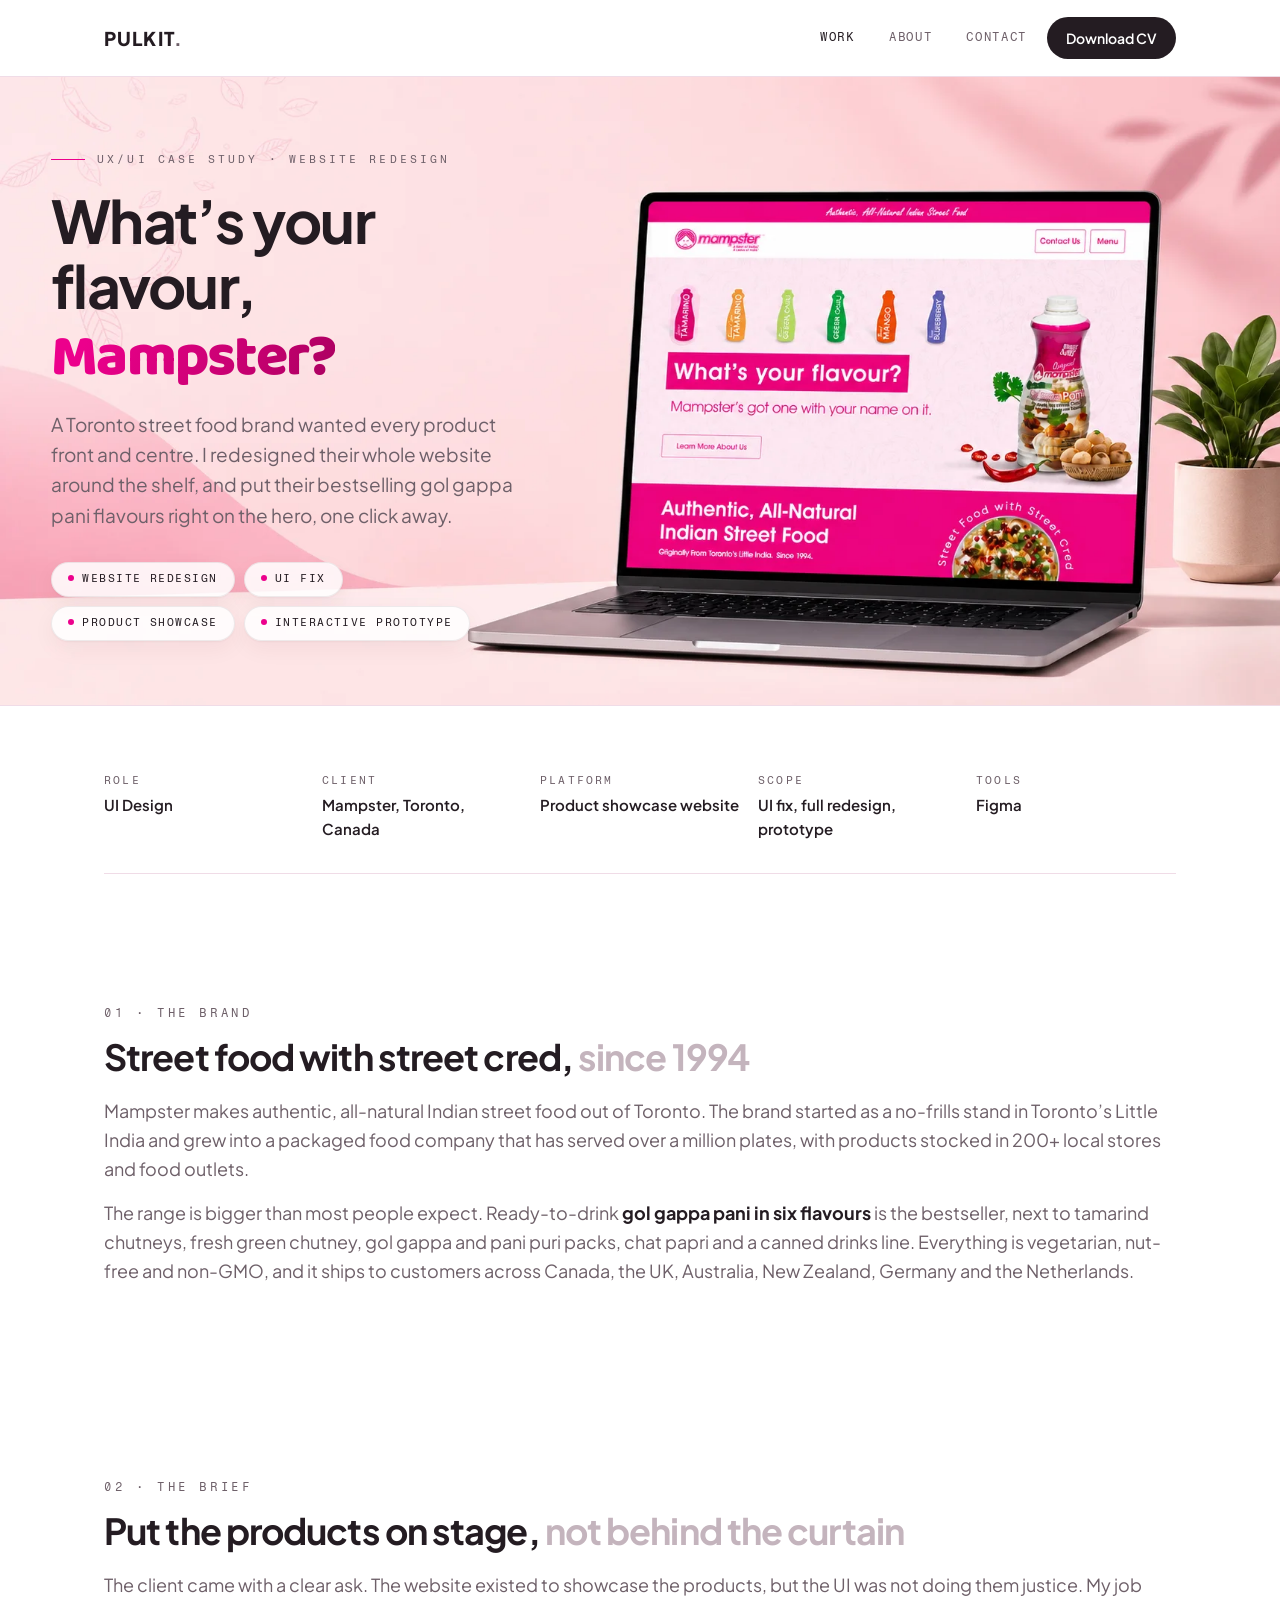
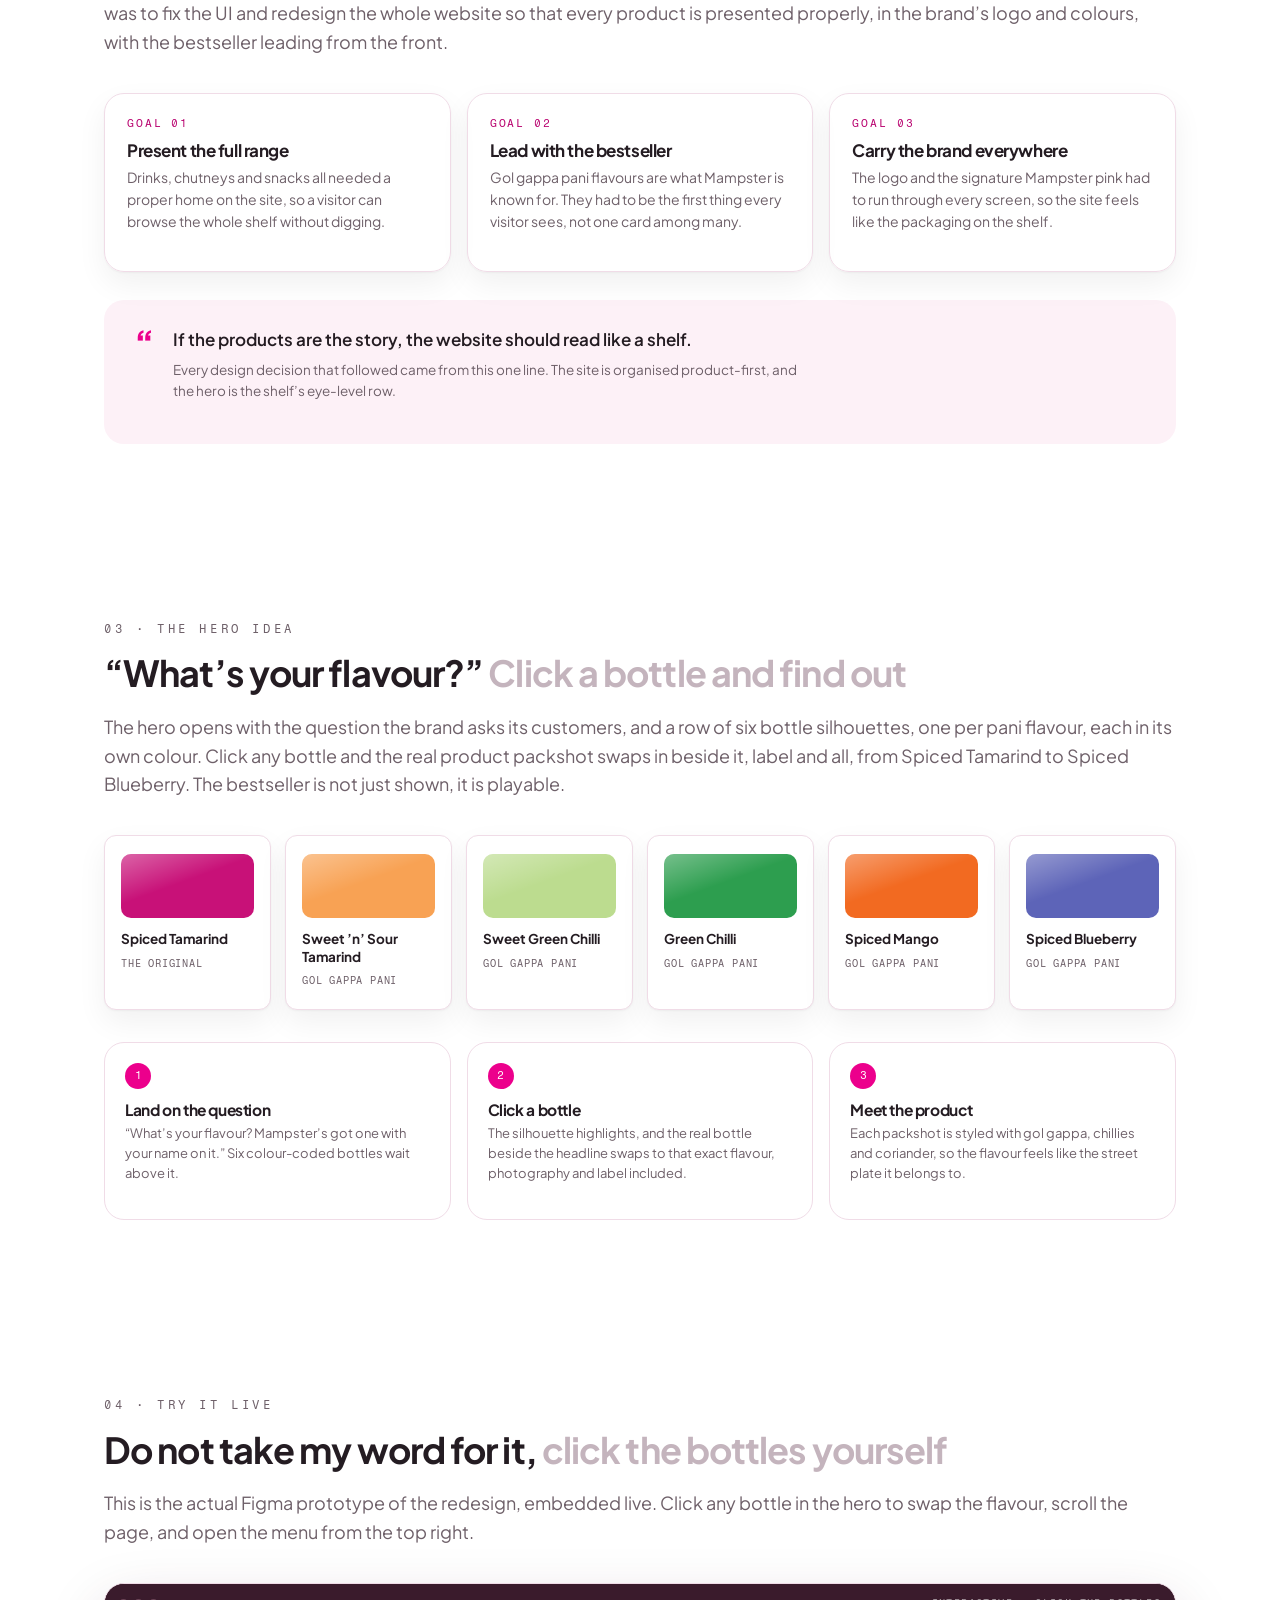
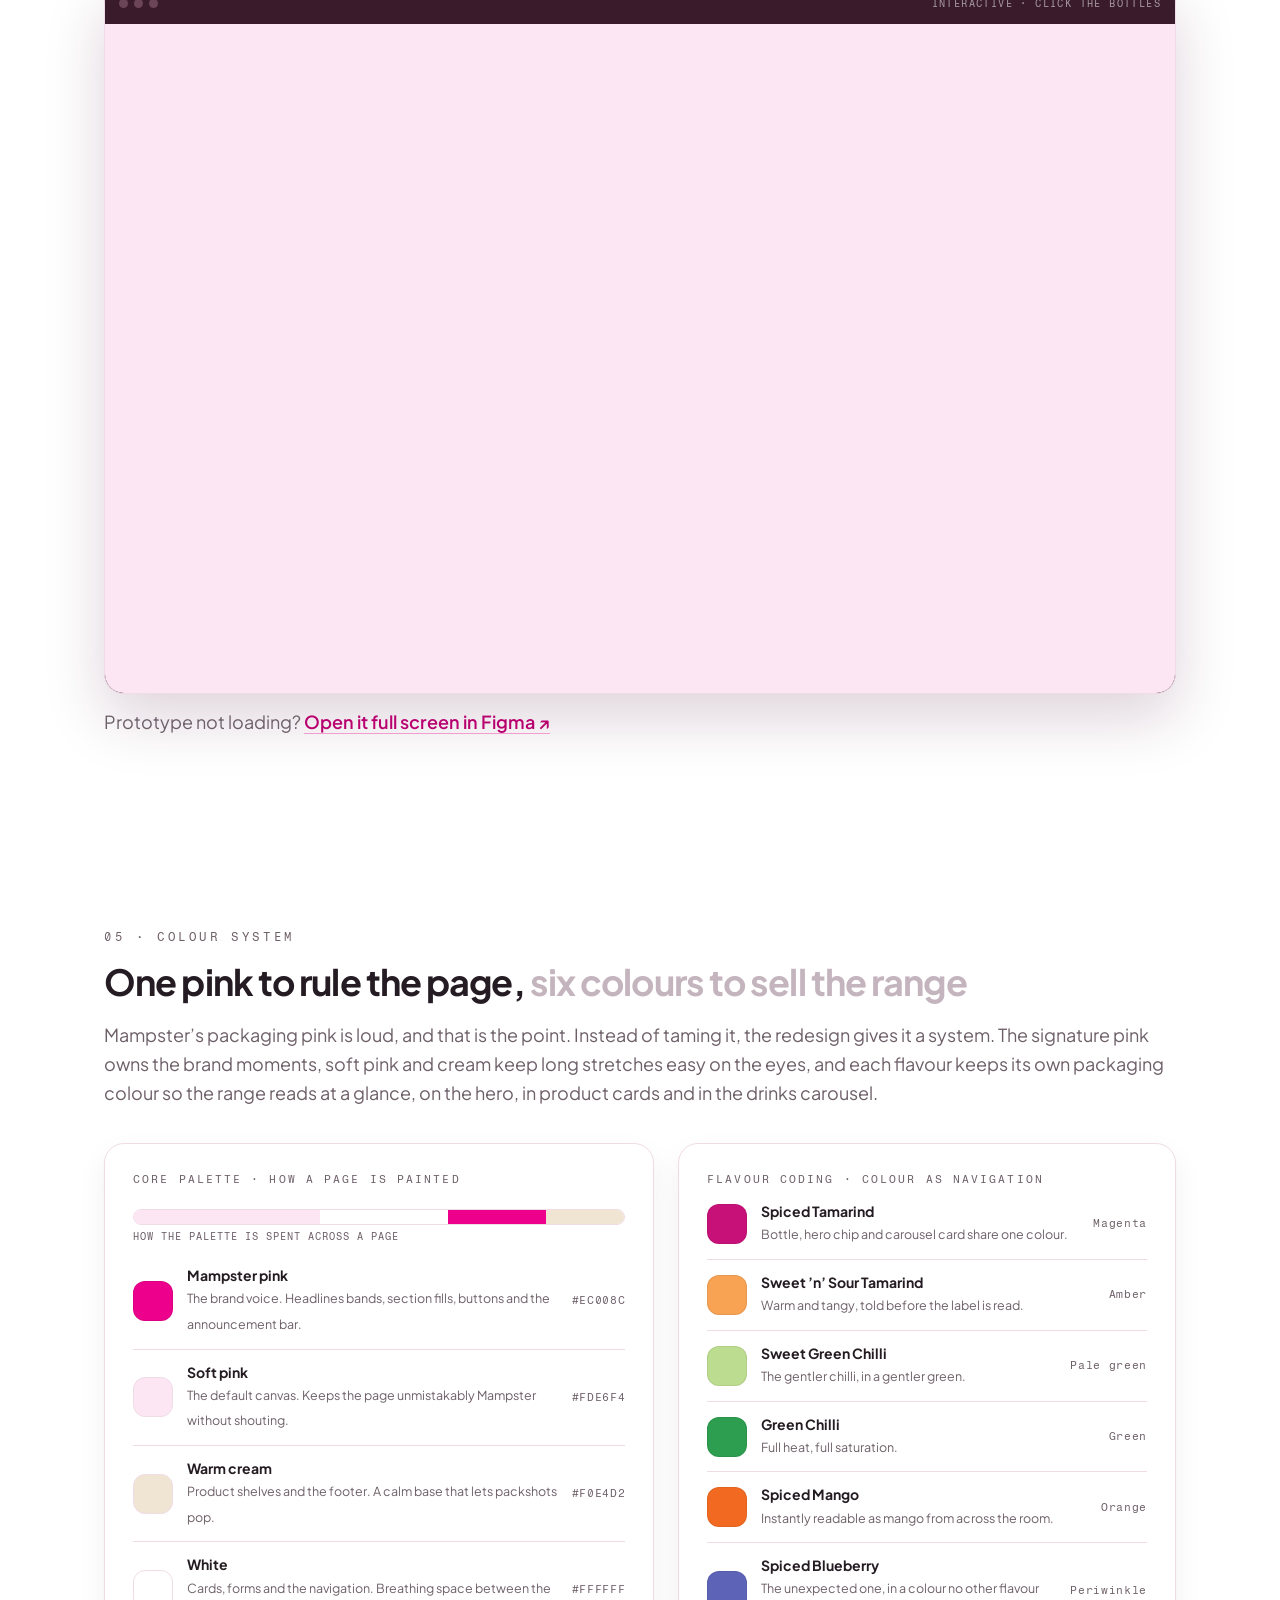
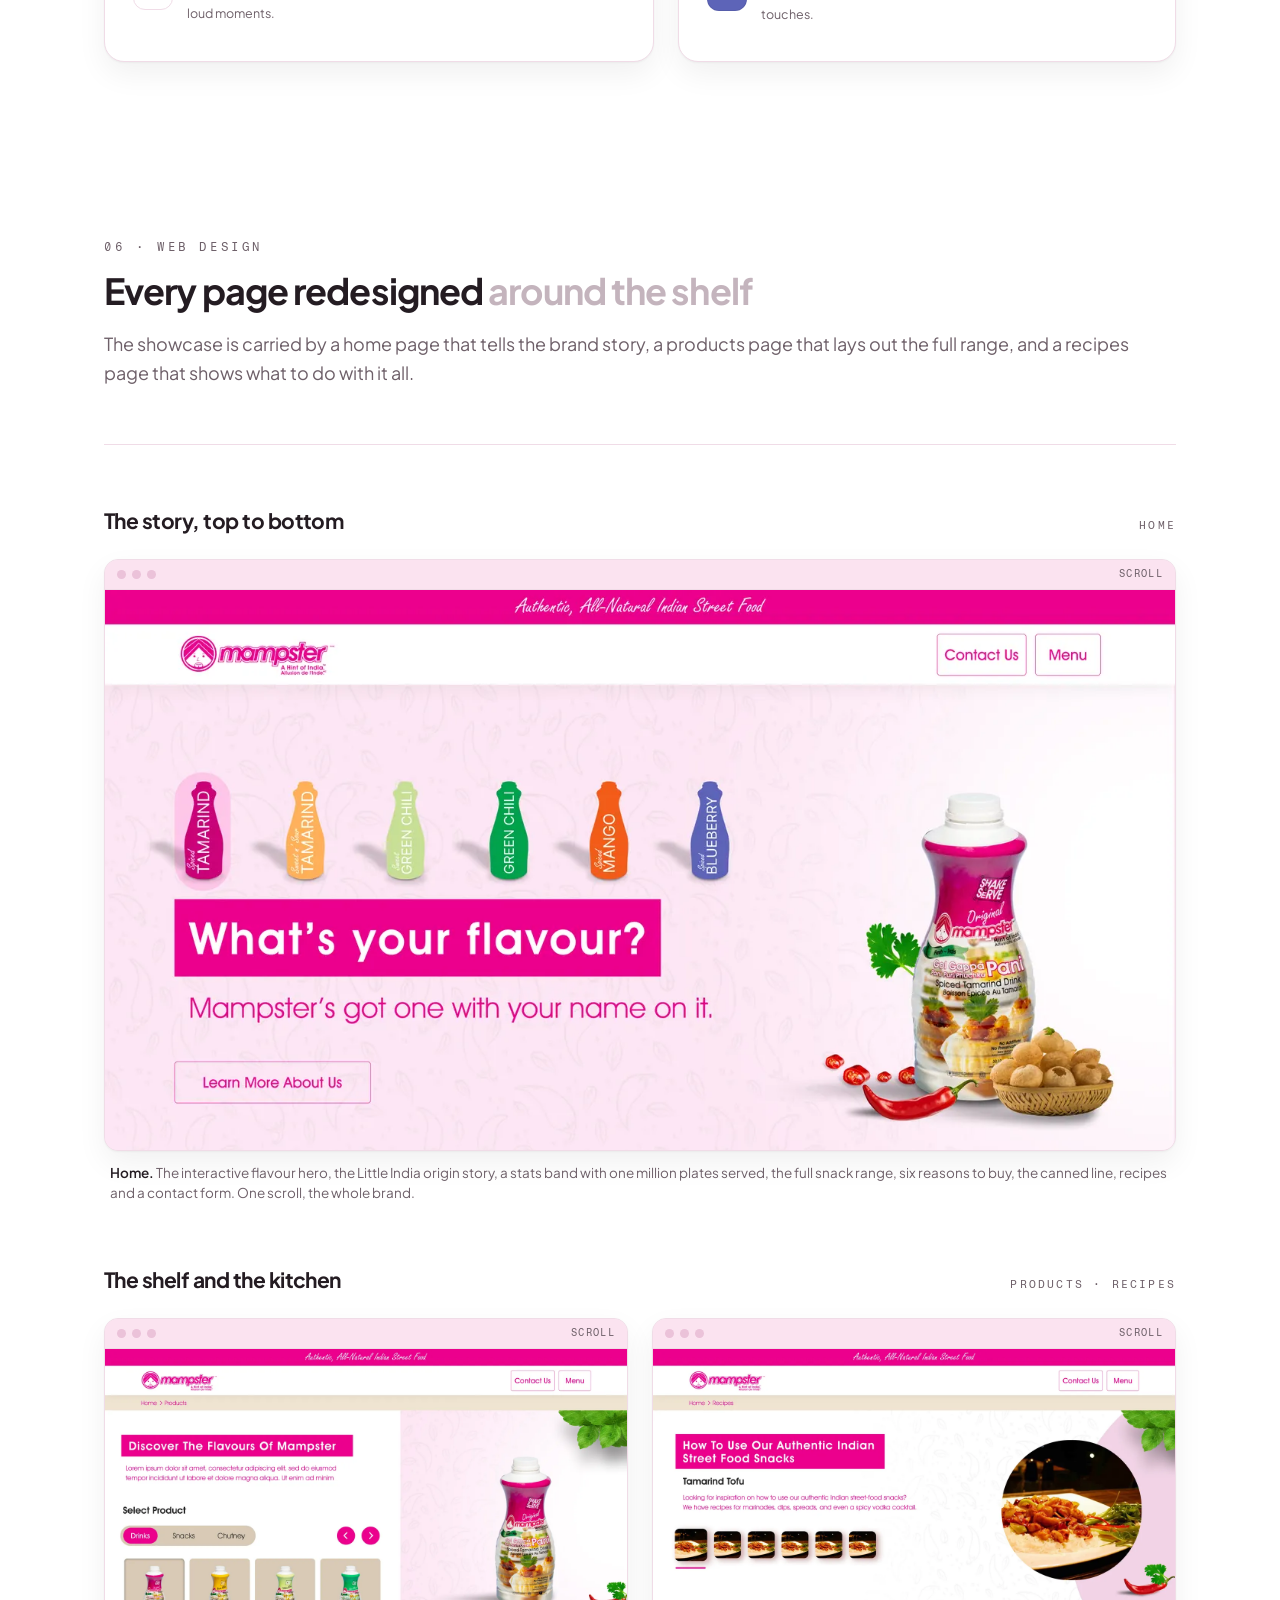
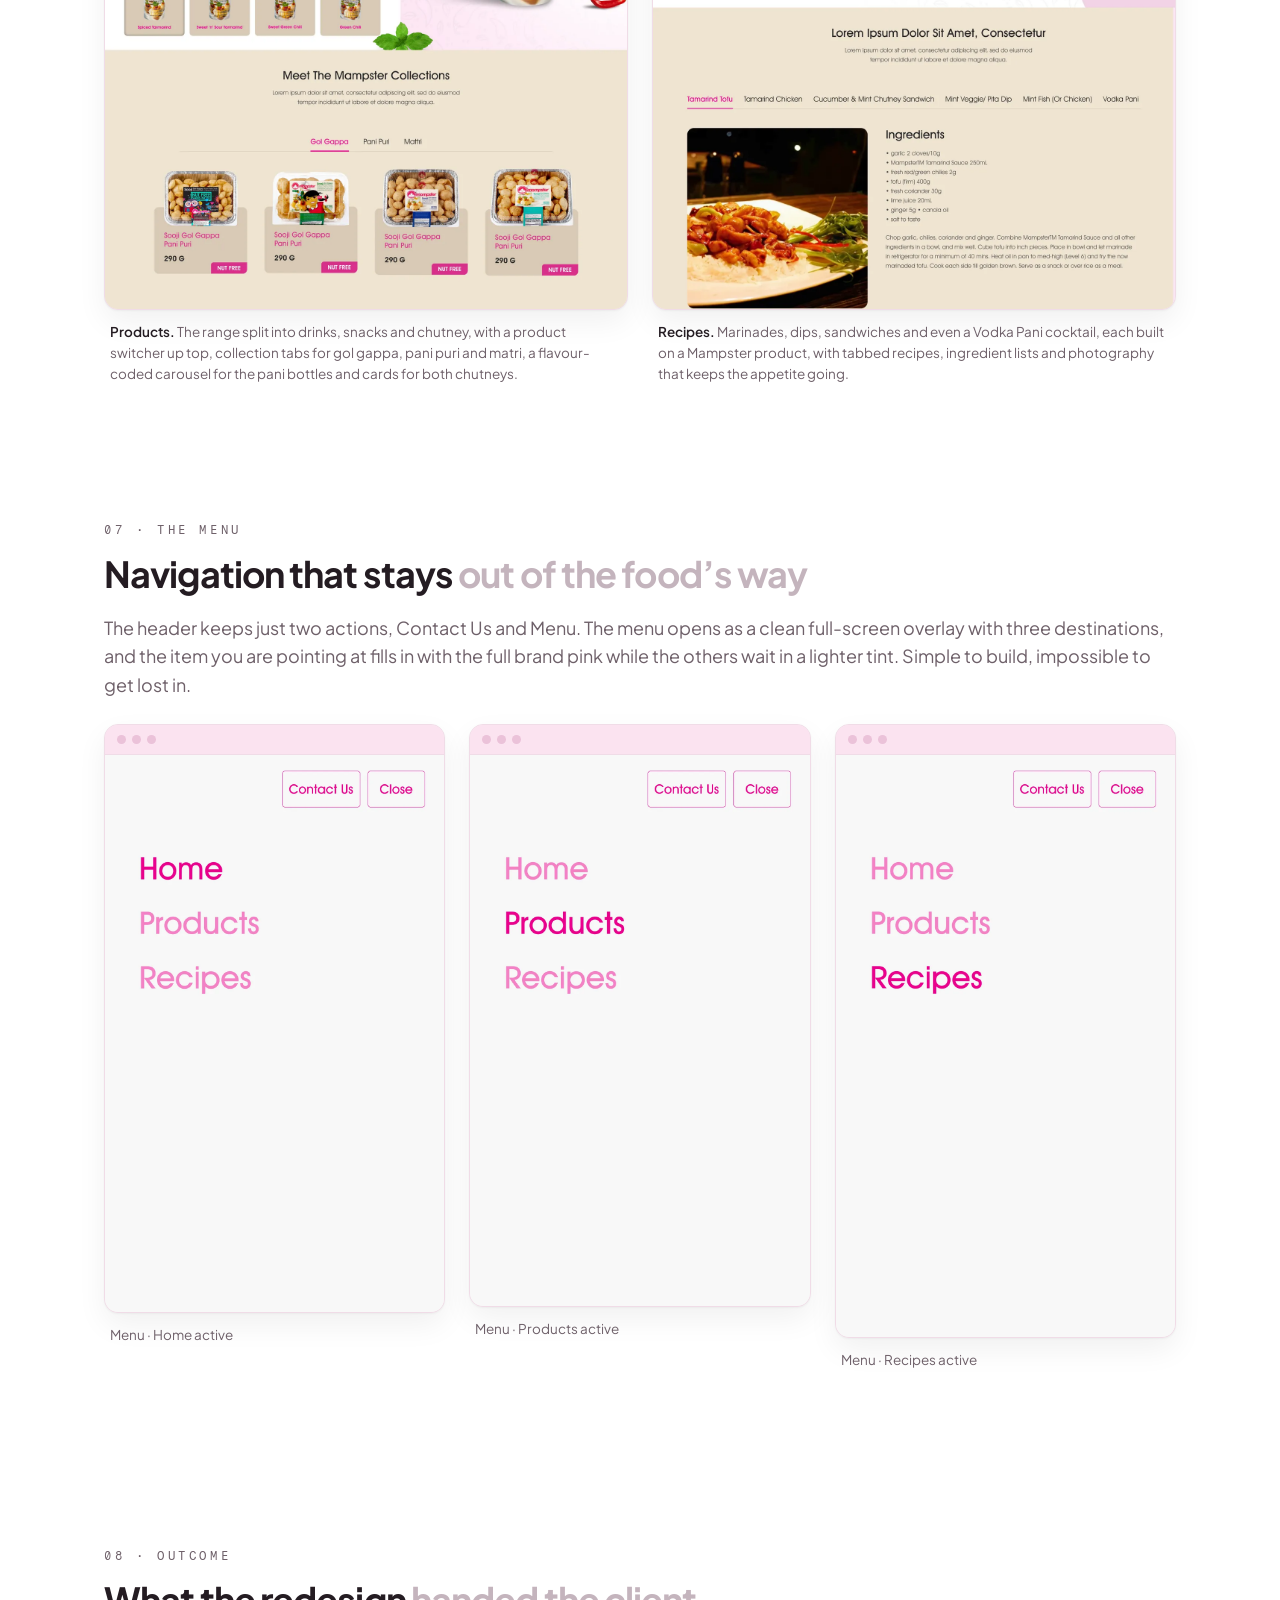
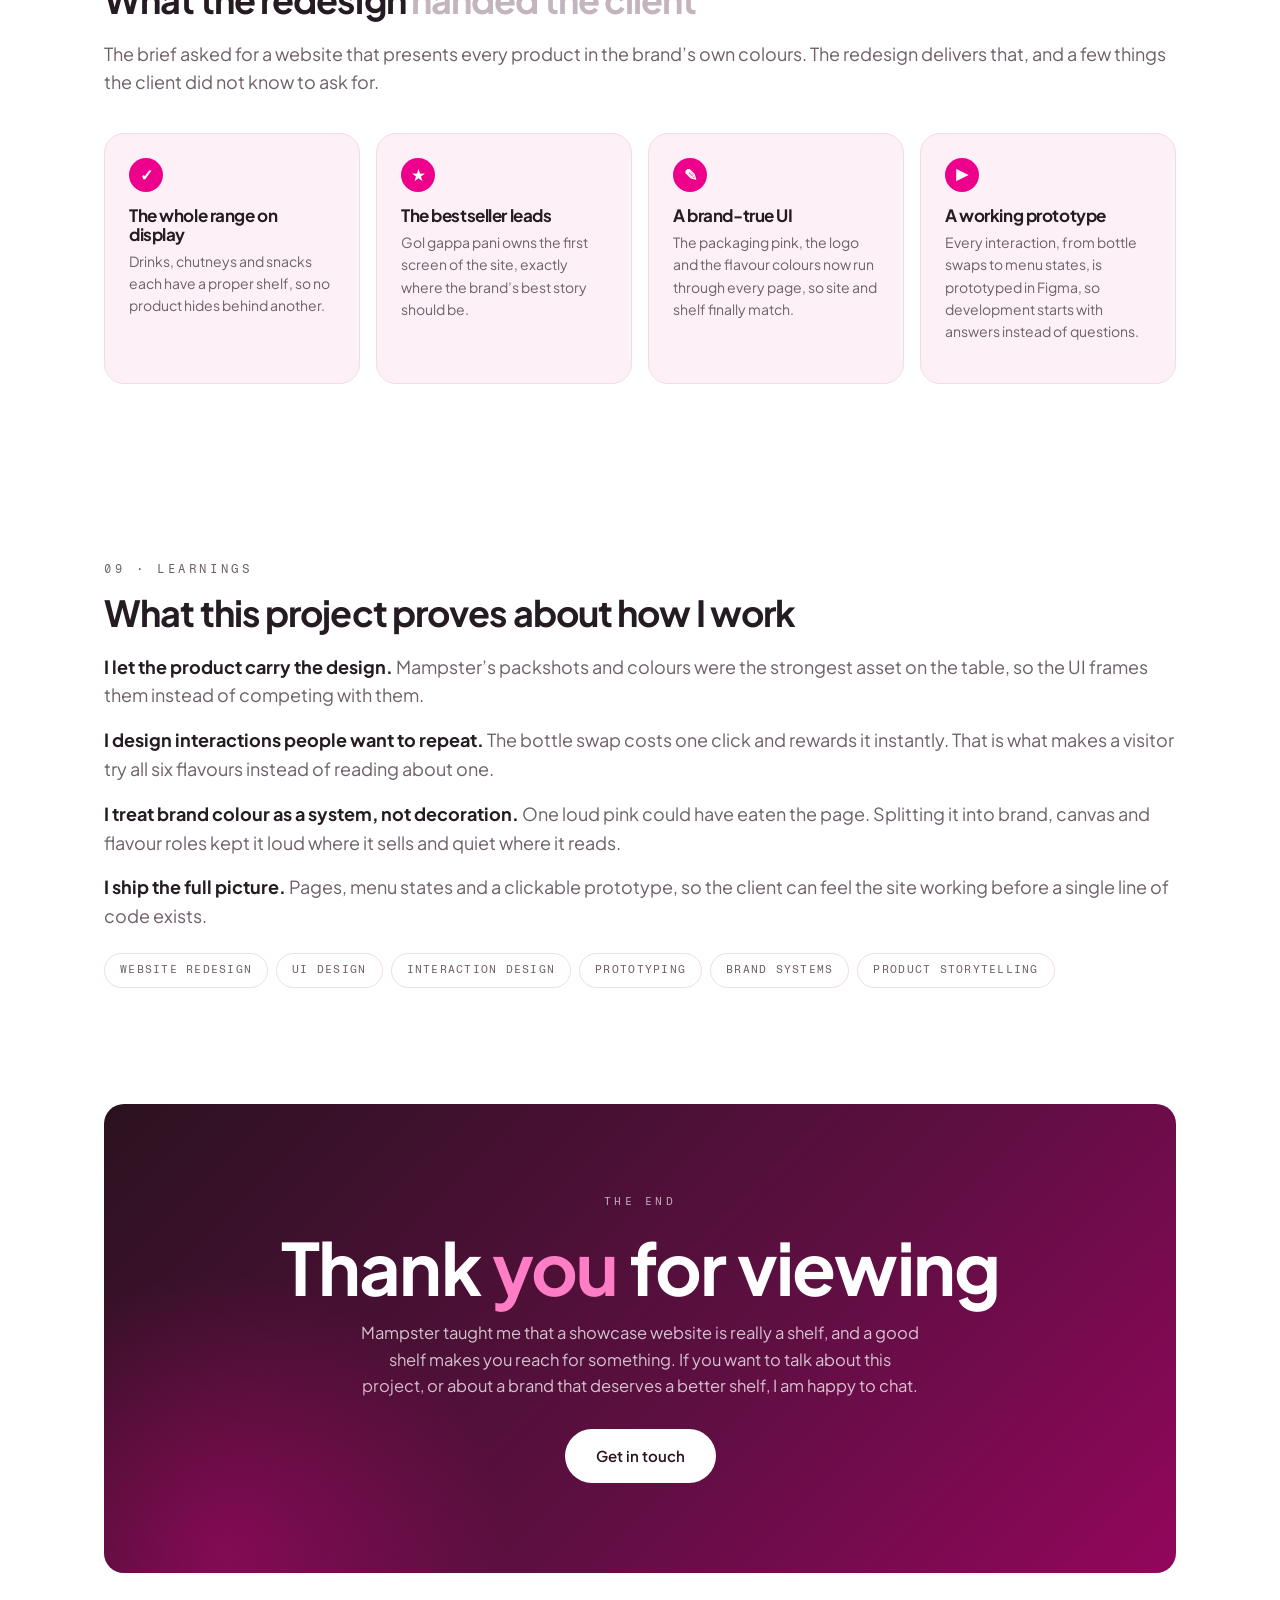
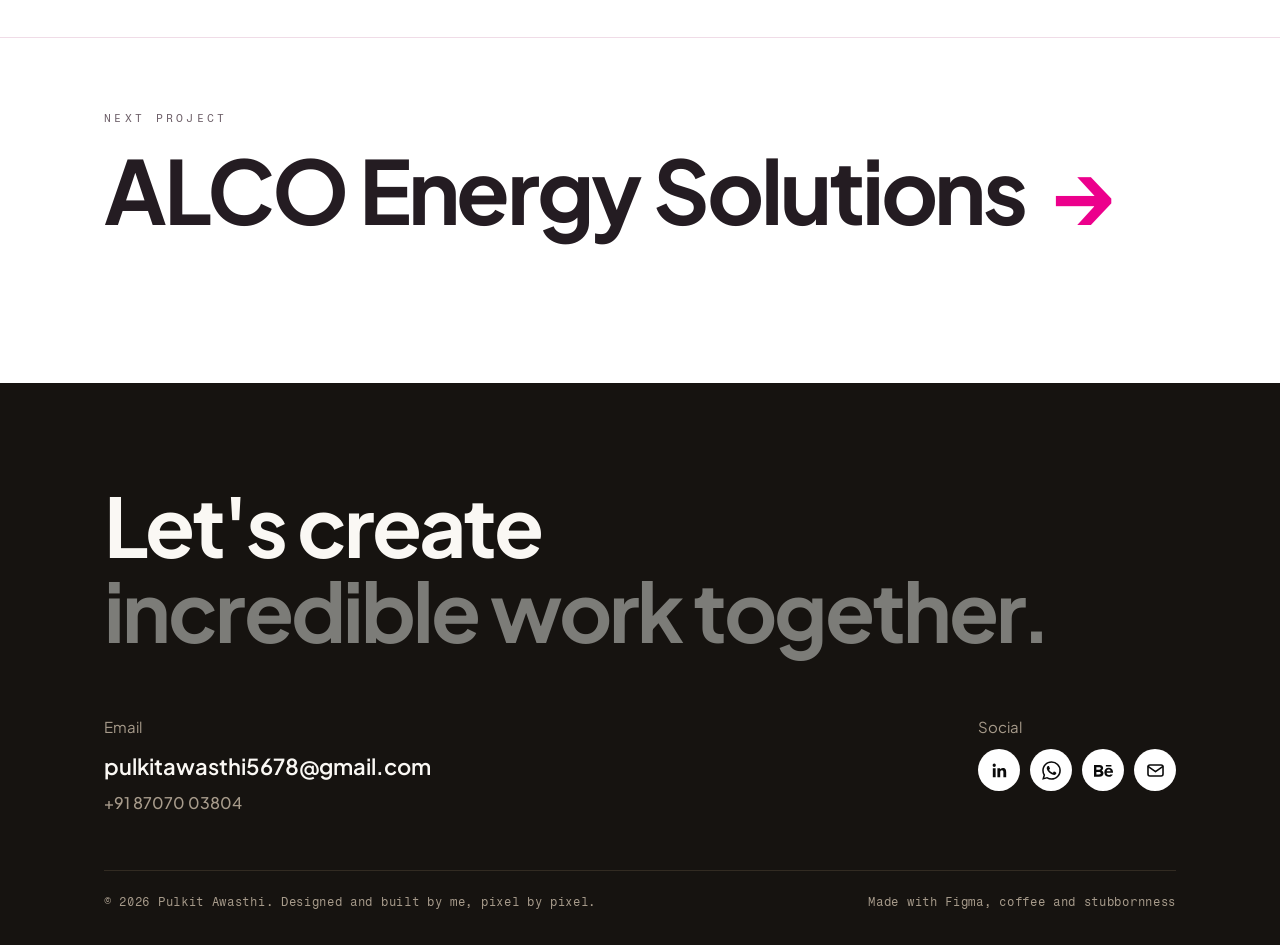
<file: mampster.html>
<!DOCTYPE html>
<html lang="en">
<head>
<meta charset="UTF-8" />
<meta name="viewport" content="width=device-width, initial-scale=1.0" />
<title>Mampster | Pulkit Awasthi</title>
<meta name="description" content="Mampster case study by Pulkit Awasthi. A product-first website redesign for a Toronto Indian street food brand, with an interactive hero where every gol gappa pani flavour is one click away." />
<link rel="preconnect" href="https://fonts.googleapis.com" />
<link rel="preconnect" href="https://fonts.gstatic.com" crossorigin />
<link href="https://fonts.googleapis.com/css2?family=Plus+Jakarta+Sans:wght@400;500;600;700;800&family=Fragment+Mono&family=Baloo+2:wght@600;700;800&display=swap" rel="stylesheet" />
<link rel="icon" type="image/svg+xml" href="images/favicon.svg" />
<link rel="stylesheet" href="css/styles.css" />
<style>
:root{
  --bg:#FFFFFF; --bg-soft:#FDF1F7; --text:#241C22; --muted:#6E6069; --faint:#C4B4BD;
  --border:#F0DCE7; --radius:20px; --radius-sm:12px; --maxw:1120px;
  --shadow:0 1px 2px rgba(0,0,0,.04), 0 12px 30px rgba(0,0,0,.06);
  --font:"Plus Jakarta Sans",-apple-system,BlinkMacSystemFont,"Segoe UI",Roboto,Helvetica,Arial,sans-serif;
  --mono:"Fragment Mono",ui-monospace,SFMono-Regular,Menlo,monospace;
  --round:"Baloo 2",var(--font);
  --pink:#EC008C; --pink-deep:#B8006E; --ink:#2B1220; --cream:#F0E4D2; --pinksoft:#FDE6F4;
}
*{box-sizing:border-box;margin:0;padding:0}
html{scroll-behavior:smooth}
body{font-family:var(--font);background:var(--bg);color:var(--text);line-height:1.6;-webkit-font-smoothing:antialiased}
img{max-width:100%;display:block}
a{color:inherit;text-decoration:none}
.container{width:100%;max-width:var(--maxw);margin:0 auto;padding:0 24px}
h1,h2,h3,h4{line-height:1.1;letter-spacing:-.025em;font-weight:700}
.eyebrow{font-family:var(--mono);font-size:12px;font-weight:400;letter-spacing:.3em;text-transform:uppercase;color:var(--muted)}

/* ---------- HERO BANNER : full-bleed photo, copy on the blank left side ---------- */
.hero-band{position:relative;overflow:hidden;border-bottom:1px solid var(--border);
  background:#FBDFE7 url("images/mampster/hero-banner.webp") right center / cover no-repeat}
.hero-grid{position:relative;z-index:1;max-width:1536px;margin:0 auto;display:flex;align-items:center;
  min-height:clamp(480px,44vw,700px);padding:clamp(40px,5vw,80px) clamp(24px,4vw,72px)}
.banner-copy{max-width:480px}
@media(max-width:820px){
  .hero-band{background:linear-gradient(180deg,#FFF8FC 0%,#FBDFE7 100%)}
  .hero-grid{min-height:0;flex-direction:column;align-items:stretch;gap:26px}
  .banner-copy{max-width:none}
  .hero-mobile-img{display:block;border-radius:14px;box-shadow:var(--shadow)}
}
.hero-mobile-img{display:none}
.banner-copy .bk{display:inline-flex;align-items:center;gap:12px;font-family:var(--mono);font-size:11px;letter-spacing:.28em;text-transform:uppercase;color:var(--muted)}
.banner-copy .bk::before{content:"";width:34px;height:1px;background:var(--pink)}
.banner-copy h1{font-size:clamp(40px,4.6vw,68px);margin:20px 0 18px;color:var(--text);letter-spacing:-.03em}
.banner-copy h1 .serif{font-family:var(--round);font-weight:800;
  background:linear-gradient(115deg,var(--pink) 15%,#C4006F 70%,#8A004E 130%);-webkit-background-clip:text;background-clip:text;color:transparent}
.banner-copy .tagline{font-size:clamp(16px,1.6vw,19px);color:var(--muted);max-width:500px;margin-bottom:32px}
.bchips{display:flex;gap:9px;flex-wrap:wrap}
.bchips span{font-family:var(--mono);font-size:10.5px;letter-spacing:.14em;text-transform:uppercase;padding:8px 16px;border:1px solid rgba(43,18,32,.08);border-radius:100px;color:var(--text);background:rgba(255,255,255,.85);box-shadow:0 1px 2px rgba(0,0,0,.04), 0 8px 22px rgba(74,10,48,.05)}
.bchips span::before{content:"";display:inline-block;width:6px;height:6px;border-radius:50%;background:var(--pink);margin-right:8px;vertical-align:1px}

/* meta strip */
.meta{display:grid;grid-template-columns:repeat(auto-fit,minmax(160px,1fr));gap:18px;margin:34px 0 0;padding:32px 0;border-bottom:1px solid var(--border)}
.meta .k{font-family:var(--mono);font-size:11px;letter-spacing:.2em;text-transform:uppercase;color:var(--muted);margin-bottom:4px}
.meta .v{font-weight:600;font-size:15px}

/* right progress rail */
#rail{position:fixed;right:28px;top:50%;transform:translateY(-50%);z-index:60;display:none}
@media(min-width:1360px){#rail{display:block}}
#rail a{display:flex;flex-direction:row-reverse;align-items:center;gap:12px;padding:6px 0;font-family:var(--mono);font-size:10px;letter-spacing:.14em;text-transform:uppercase;color:var(--text);transition:.2s}
#rail a .rd{width:9px;height:9px;border-radius:50%;border:1.5px solid #E4C4D6;background:transparent;flex:none;transition:.25s}
#rail a .rl{opacity:0;transform:translateX(6px);transition:.25s;pointer-events:none}
#rail a:hover .rl{opacity:.6;transform:none}
#rail a.done .rd{background:var(--pink);border-color:var(--pink)}
#rail a.active .rd{background:var(--pink);border-color:var(--pink);transform:scale(1.35);box-shadow:0 0 0 4px rgba(236,0,140,.18)}
#rail a.active .rl{opacity:1;transform:none}

/* ---------- generic ---------- */
section.cs{padding:90px 0 6px}
.cs-block{max-width:100%}
.cs-block h2{font-size:clamp(26px,3.4vw,36px);margin-bottom:20px}
.cs-block h2 .g{color:var(--faint)}
.cs-block p{color:var(--muted);font-size:18px;margin-bottom:16px}
.cs-block p b, .cs-block li b{color:var(--text)}

.stats{display:grid;grid-template-columns:repeat(auto-fit,minmax(150px,1fr));gap:14px;margin:38px 0 6px}
.stat{border:1px solid var(--border);border-radius:var(--radius-sm);padding:20px 18px}
.stat .n{font-size:30px;font-weight:800;letter-spacing:-.03em}
.stat .l{font-family:var(--mono);font-size:11px;letter-spacing:.16em;text-transform:uppercase;color:var(--muted);margin-top:6px}

/* brief cards */
.pains{display:grid;grid-template-columns:repeat(auto-fit,minmax(230px,1fr));gap:16px;margin-top:36px}
.pain{border:1px solid var(--border);border-radius:var(--radius);padding:22px;box-shadow:var(--shadow);position:relative}
.pain .pk{font-family:var(--mono);font-size:10.5px;letter-spacing:.18em;text-transform:uppercase;color:var(--pink-deep)}
.pain h4{font-size:17px;margin:8px 0 6px}
.pain p{font-size:14px;color:var(--muted)}

/* insight strip */
.insight{margin-top:28px;border-radius:var(--radius);background:var(--bg-soft);padding:26px 30px;display:flex;gap:18px;align-items:flex-start}
.insight .iq{font-size:34px;line-height:1;color:var(--pink);font-weight:800}
.insight p{font-size:17px;color:var(--text);font-weight:600;max-width:640px}
.insight span{display:block;font-size:13.5px;color:var(--muted);font-weight:400;margin-top:6px}

/* flavour system strip */
.flavours{display:grid;grid-template-columns:repeat(auto-fit,minmax(150px,1fr));gap:14px;margin-top:36px}
.flv{border:1px solid var(--border);border-radius:var(--radius-sm);padding:18px 16px;box-shadow:var(--shadow);background:var(--bg)}
.flv .swatch{width:100%;height:64px;border-radius:10px;margin-bottom:12px;position:relative;overflow:hidden}
.flv .swatch::after{content:"";position:absolute;inset:0;background:linear-gradient(160deg,rgba(255,255,255,.35),transparent 45%)}
.flv b{font-size:13.5px;display:block;line-height:1.3}
.flv span{font-family:var(--mono);font-size:10px;letter-spacing:.08em;text-transform:uppercase;color:var(--muted)}

/* interaction steps */
.howtap{display:grid;grid-template-columns:repeat(auto-fit,minmax(200px,1fr));gap:16px;margin-top:32px}
.tapstep{border:1px solid var(--border);border-radius:var(--radius);padding:20px;background:var(--bg)}
.tapstep .tn{width:26px;height:26px;border-radius:50%;background:var(--pink);color:#fff;display:flex;align-items:center;justify-content:center;font-family:var(--mono);font-size:11px;margin-bottom:12px}
.tapstep h4{font-size:15.5px;margin-bottom:5px}
.tapstep p{font-size:13px;color:var(--muted);line-height:1.55}

/* prototype embed */
.proto-wrap{margin-top:36px;border-radius:var(--radius);overflow:hidden;border:1px solid var(--border);background:var(--ink);box-shadow:0 24px 60px rgba(74,10,48,.18)}
.proto-wrap .bar{display:flex;align-items:center;gap:6px;padding:12px 14px;background:#3A1B2C}
.proto-wrap .bar i{width:9px;height:9px;border-radius:50%;background:#6B4457;display:block}
.proto-wrap .bar .hint{margin-left:auto;font-family:var(--mono);font-size:10px;letter-spacing:.14em;text-transform:uppercase;color:rgba(255,255,255,.55)}
.proto-wrap iframe{display:block;width:100%;aspect-ratio:16/10;border:0;background:#FDE6F4}
.proto-note{font-size:13.5px;color:var(--muted);margin-top:14px}
.proto-note a{color:var(--pink-deep);font-weight:600;border-bottom:1px solid rgba(236,0,140,.35)}

/* scrollable tall page frames */
.browser{border:1px solid var(--border);border-radius:14px;overflow:hidden;background:var(--bg-soft);box-shadow:var(--shadow)}
.browser .bar{display:flex;gap:6px;padding:10px 12px;background:#FBE3F0;border-bottom:1px solid var(--border);position:relative}
.browser .bar i{width:9px;height:9px;border-radius:50%;background:#EBC2D9;display:block}
.browser img{width:100%}
.browser.scrolly .page{max-height:560px;overflow-y:auto;overscroll-behavior:contain;scrollbar-width:thin;scrollbar-color:#E4A9CB transparent}
.browser .bar .hint{position:absolute;right:12px;top:50%;transform:translateY(-50%);font-family:var(--mono);font-size:9.5px;letter-spacing:.14em;text-transform:uppercase;color:var(--muted)}
.desk{display:grid;grid-template-columns:1fr 1fr;gap:24px;margin-top:24px}
.desk figure.wide{grid-column:1/-1}
@media(max-width:760px){.desk{grid-template-columns:1fr}}
.desk figcaption{font-family:var(--font);text-transform:none;letter-spacing:0;font-size:13.5px;text-align:left;padding:12px 6px 0;color:var(--muted);line-height:1.55}
.desk figcaption b{color:var(--text);font-weight:600}
.desk.three{grid-template-columns:1fr 1fr 1fr}
@media(max-width:860px){.desk.three{grid-template-columns:1fr}}
.gal-head{display:flex;align-items:baseline;justify-content:space-between;gap:20px;margin:64px 0 6px;flex-wrap:wrap}
.gal-head h3{font-size:21px}
.gal-head .gk{font-family:var(--mono);font-size:11px;letter-spacing:.2em;text-transform:uppercase;color:var(--muted)}
figcaption{font-family:var(--mono);font-size:10.5px;letter-spacing:.1em;text-transform:uppercase;color:var(--muted);padding:9px 4px 0;text-align:center}

/* colour system cards */
.dl{display:grid;grid-template-columns:1.05fr .95fr;gap:24px;margin-top:36px}
@media(max-width:880px){.dl{grid-template-columns:1fr}}
.dl-card{border:1px solid var(--border);border-radius:var(--radius);padding:28px 28px 22px;box-shadow:var(--shadow);background:var(--bg)}
.dl-card .dlk{font-family:var(--mono);font-size:10.5px;letter-spacing:.2em;text-transform:uppercase;color:var(--muted)}
.pal-bar{display:flex;height:16px;border-radius:100px;overflow:hidden;margin:20px 0 4px;border:1px solid var(--border)}
.pal-note{font-family:var(--mono);font-size:10px;letter-spacing:.1em;text-transform:uppercase;color:var(--muted);margin-bottom:8px}
.pal-row{display:flex;align-items:center;gap:14px;padding:13px 0;border-bottom:1px solid var(--border)}
.pal-row:last-child{border-bottom:0}
.pal-row .dot{width:40px;height:40px;border-radius:12px;border:1px solid rgba(0,0,0,.07);flex:none}
.pal-row b{font-size:14px;display:block;line-height:1.3}
.pal-row .use{font-size:12.5px;color:var(--muted);line-height:1.4}
.pal-row .hex{margin-left:auto;font-family:var(--mono);font-size:11px;color:var(--muted);letter-spacing:.06em;white-space:nowrap}

/* impact */
.impact{display:grid;grid-template-columns:repeat(auto-fit,minmax(230px,1fr));gap:16px;margin-top:36px}
.imp{border:1px solid var(--border);border-radius:var(--radius);padding:24px;background:var(--bg-soft)}
.imp .ik{width:34px;height:34px;border-radius:50%;background:var(--pink);color:#fff;display:flex;align-items:center;justify-content:center;font-weight:800;font-size:16px;margin-bottom:14px}
.imp h4{font-size:17px;margin-bottom:6px}
.imp p{font-size:14px;color:var(--muted)}

/* learnings */
.skillchips{display:flex;gap:8px;flex-wrap:wrap;margin-top:22px}
.skillchips span{font-family:var(--mono);font-size:10.5px;letter-spacing:.12em;text-transform:uppercase;padding:8px 15px;border:1px solid var(--border);border-radius:100px;color:var(--muted)}

/* next project */
.next-cs{border-top:1px solid var(--border)}
.next-cs a{display:block;padding:72px 0 84px}
.next-cs .nk{font-family:var(--mono);font-size:11px;letter-spacing:.3em;text-transform:uppercase;color:var(--muted);margin-bottom:16px}
.next-cs h2{font-size:clamp(40px,7vw,88px);letter-spacing:-.035em;line-height:1.05;display:flex;align-items:center;gap:24px;flex-wrap:wrap}
.next-cs h2 .arw{color:var(--pink);transition:transform .25s ease}
.next-cs a:hover h2 .arw{transform:translateX(16px)}

/* thanks */
.thanks{margin:70px 0 64px}
.thanks .band{border-radius:var(--radius);background:linear-gradient(135deg,#2B1220 0%,#5E0F42 58%,#B8006E 130%);color:#fff;padding:clamp(48px,7vw,90px) clamp(24px,6vw,80px);text-align:center;position:relative;overflow:hidden}
.thanks .band .glow{position:absolute;width:560px;height:560px;border-radius:50%;background:radial-gradient(closest-side,rgba(236,0,140,.35),transparent);bottom:-260px;left:-160px;pointer-events:none}
.thanks .tk-eyebrow{font-family:var(--mono);font-size:11px;letter-spacing:.3em;text-transform:uppercase;color:rgba(255,255,255,.65)}
.thanks h2{font-size:clamp(40px,6vw,72px);margin:16px 0 14px}
.thanks h2 span{color:#FF7DC5}
.thanks p{color:rgba(255,255,255,.75);max-width:560px;margin:0 auto 30px;font-size:16.5px}
.thanks .cta-row{display:flex;gap:12px;justify-content:center;flex-wrap:wrap}
.thanks .btn{display:inline-flex;align-items:center;gap:8px;padding:14px 30px;border-radius:100px;font-weight:600;font-size:15px;background:#fff;color:#2B1220;transition:.25s;border:1px solid transparent}
.thanks .btn:hover{transform:translateY(-2px);box-shadow:0 12px 30px rgba(0,0,0,.3)}
.thanks .btn.ghost{background:transparent;color:#fff;border-color:rgba(255,255,255,.45)}
.thanks .btn.ghost:hover{border-color:#fff;box-shadow:none}
</style>
</head>
<body>

  <header class="nav">
    <div class="container nav-inner">
      <a class="logo" href="index.html">PULKIT<span>.</span></a>
      <button class="nav-toggle" aria-label="Menu">&#9776;</button>
      <nav class="nav-links">
        <a href="work.html" class="active">Work</a>
        <a href="about.html">About</a>
        <a href="contact.html">Contact</a>
        <a class="btn btn-primary" href="Pulkit_Awasthi_CV.pdf" download>Download CV</a>
      </nav>
    </div>
  </header>

<!-- right section rail -->
<nav id="rail" aria-label="Sections">
  <a href="#top"><span class="rd"></span><span class="rl">Intro</span></a>
  <a href="#brand"><span class="rd"></span><span class="rl">The brand</span></a>
  <a href="#brief"><span class="rd"></span><span class="rl">The brief</span></a>
  <a href="#idea"><span class="rd"></span><span class="rl">The hero idea</span></a>
  <a href="#proto"><span class="rd"></span><span class="rl">Try it live</span></a>
  <a href="#system"><span class="rd"></span><span class="rl">Colour system</span></a>
  <a href="#web"><span class="rd"></span><span class="rl">Web design</span></a>
  <a href="#menu"><span class="rd"></span><span class="rl">The menu</span></a>
  <a href="#impact"><span class="rd"></span><span class="rl">Outcome</span></a>
  <a href="#learnings"><span class="rd"></span><span class="rl">Learnings</span></a>
  <a href="#thanks"><span class="rd"></span><span class="rl">Thanks</span></a>
</nav>

<!-- HERO BANNER -->
<section class="hero-band" id="top">
  <div class="hero-grid">
    <div class="banner-copy">
      <div class="bk">UX/UI case study &middot; Website redesign</div>
      <h1>What&rsquo;s your flavour, <span class="serif">Mampster?</span></h1>
      <p class="tagline">A Toronto street food brand wanted every product front and centre. I redesigned their whole website around the shelf, and put their bestselling gol gappa pani flavours right on the hero, one click away.</p>
      <div class="bchips"><span>Website redesign</span><span>UI fix</span><span>Product showcase</span><span>Interactive prototype</span></div>
    </div>
    <img class="hero-mobile-img" src="images/mampster/hero-banner.webp" alt="Mampster redesigned home page on a laptop" loading="eager" />
  </div>
</section>
<section style="padding:0"><div class="container">
  <div class="meta">
    <div><div class="k">Role</div><div class="v">UX/UI Designer</div></div>
    <div><div class="k">Client</div><div class="v">Mampster, Toronto, Canada</div></div>
    <div><div class="k">Platform</div><div class="v">Product showcase website</div></div>
    <div><div class="k">Scope</div><div class="v">UI fix, full redesign, prototype</div></div>
    <div><div class="k">Tools</div><div class="v">Figma</div></div>
  </div>
</div></section>

<!-- BRAND -->
<section class="cs" id="brand"><div class="container">
  <div class="cs-block">
    <div class="eyebrow" style="margin-bottom:14px">01 &middot; The brand</div>
    <h2>Street food with street cred, <span class="g">since 1994</span></h2>
    <p>Mampster makes authentic, all-natural Indian street food out of Toronto. The brand started as a no-frills stand in Toronto&rsquo;s Little India and grew into a packaged food company that has served over a million plates, with products stocked in 200+ local stores and food outlets.</p>
    <p>The range is bigger than most people expect. Ready-to-drink <b>gol gappa pani in six flavours</b> is the bestseller, next to tamarind chutneys, fresh green chutney, gol gappa and pani puri packs, chat papri and a canned drinks line. Everything is vegetarian, nut-free and non-GMO, and it ships to customers across Canada, the UK, Australia, New Zealand, Germany and the Netherlands.</p>
  </div>
</div></section>

<!-- BRIEF -->
<section class="cs" id="brief"><div class="container">
  <div class="cs-block" style="max-width:100%">
    <div class="eyebrow" style="margin-bottom:14px">02 &middot; The brief</div>
    <h2>Put the products on stage, <span class="g">not behind the curtain</span></h2>
    <p>The client came with a clear ask. The website existed to showcase the products, but the UI was not doing them justice. My job was to fix the UI and redesign the whole website so that every product is presented properly, in the brand&rsquo;s logo and colours, with the bestseller leading from the front.</p>
    <div class="pains">
      <div class="pain"><div class="pk">Goal 01</div><h4>Present the full range</h4><p>Drinks, chutneys and snacks all needed a proper home on the site, so a visitor can browse the whole shelf without digging.</p></div>
      <div class="pain"><div class="pk">Goal 02</div><h4>Lead with the bestseller</h4><p>Gol gappa pani flavours are what Mampster is known for. They had to be the first thing every visitor sees, not one card among many.</p></div>
      <div class="pain"><div class="pk">Goal 03</div><h4>Carry the brand everywhere</h4><p>The logo and the signature Mampster pink had to run through every screen, so the site feels like the packaging on the shelf.</p></div>
    </div>
    <div class="insight"><div class="iq">&ldquo;</div><p>If the products are the story, the website should read like a shelf.
      <span>Every design decision that followed came from this one line. The site is organised product-first, and the hero is the shelf&rsquo;s eye-level row.</span></p></div>
  </div>
</div></section>

<!-- HERO IDEA -->
<section class="cs" id="idea"><div class="container">
  <div class="cs-block" style="max-width:100%">
    <div class="eyebrow" style="margin-bottom:14px">03 &middot; The hero idea</div>
    <h2>&ldquo;What&rsquo;s your flavour?&rdquo; <span class="g">Click a bottle and find out</span></h2>
    <p>The hero opens with the question the brand asks its customers, and a row of six bottle silhouettes, one per pani flavour, each in its own colour. Click any bottle and the real product packshot swaps in beside it, label and all, from Spiced Tamarind to Spiced Blueberry. The bestseller is not just shown, it is playable.</p>
    <div class="flavours">
      <div class="flv"><div class="swatch" style="background:#C81178"></div><b>Spiced Tamarind</b><span>The original</span></div>
      <div class="flv"><div class="swatch" style="background:#F8A254"></div><b>Sweet &rsquo;n&rsquo; Sour Tamarind</b><span>Gol gappa pani</span></div>
      <div class="flv"><div class="swatch" style="background:#BCDC8F"></div><b>Sweet Green Chilli</b><span>Gol gappa pani</span></div>
      <div class="flv"><div class="swatch" style="background:#2D9E4F"></div><b>Green Chilli</b><span>Gol gappa pani</span></div>
      <div class="flv"><div class="swatch" style="background:#F26A21"></div><b>Spiced Mango</b><span>Gol gappa pani</span></div>
      <div class="flv"><div class="swatch" style="background:#5D64B8"></div><b>Spiced Blueberry</b><span>Gol gappa pani</span></div>
    </div>
    <div class="howtap">
      <div class="tapstep"><div class="tn">1</div><h4>Land on the question</h4><p>&ldquo;What&rsquo;s your flavour? Mampster&rsquo;s got one with your name on it.&rdquo; Six colour-coded bottles wait above it.</p></div>
      <div class="tapstep"><div class="tn">2</div><h4>Click a bottle</h4><p>The silhouette highlights, and the real bottle beside the headline swaps to that exact flavour, photography and label included.</p></div>
      <div class="tapstep"><div class="tn">3</div><h4>Meet the product</h4><p>Each packshot is styled with gol gappa, chillies and coriander, so the flavour feels like the street plate it belongs to.</p></div>
    </div>
  </div>
</div></section>

<!-- PROTOTYPE -->
<section class="cs" id="proto"><div class="container">
  <div class="cs-block" style="max-width:100%">
    <div class="eyebrow" style="margin-bottom:14px">04 &middot; Try it live</div>
    <h2>Do not take my word for it, <span class="g">click the bottles yourself</span></h2>
    <p>This is the actual Figma prototype of the redesign, embedded live. Click any bottle in the hero to swap the flavour, scroll the page, and open the menu from the top right.</p>
    <div class="proto-wrap">
      <div class="bar"><i></i><i></i><i></i><span class="hint">Interactive &middot; click the bottles</span></div>
      <iframe title="Mampster interactive prototype" loading="lazy" allowfullscreen
        src="https://embed.figma.com/proto/CQGUOCwsUwi600sssHg8Lf/Mampster-Website---Splash-page?node-id=800-5594&scaling=scale-down-width&hide-ui=1&embed-host=share"></iframe>
    </div>
    <p class="proto-note">Prototype not loading? <a href="https://www.figma.com/proto/CQGUOCwsUwi600sssHg8Lf/Mampster-Website---Splash-page?node-id=800-5594&scaling=scale-down-width&hide-ui=1" target="_blank" rel="noopener noreferrer">Open it full screen in Figma &#8599;</a></p>
  </div>
</div></section>

<!-- COLOUR SYSTEM -->
<section class="cs" id="system"><div class="container">
  <div class="cs-block" style="max-width:100%">
    <div class="eyebrow" style="margin-bottom:14px">05 &middot; Colour system</div>
    <h2>One pink to rule the page, <span class="g">six colours to sell the range</span></h2>
    <p>Mampster&rsquo;s packaging pink is loud, and that is the point. Instead of taming it, the redesign gives it a system. The signature pink owns the brand moments, soft pink and cream keep long stretches easy on the eyes, and each flavour keeps its own packaging colour so the range reads at a glance, on the hero, in product cards and in the drinks carousel.</p>
    <div class="dl">
      <div class="dl-card">
        <div class="dlk">Core palette &middot; how a page is painted</div>
        <div class="pal-bar">
          <span style="flex:38;background:#FDE6F4"></span>
          <span style="flex:26;background:#FFFFFF"></span>
          <span style="flex:20;background:#EC008C"></span>
          <span style="flex:16;background:#F0E4D2"></span>
        </div>
        <div class="pal-note">How the palette is spent across a page</div>
        <div class="pal-row"><span class="dot" style="background:#EC008C"></span><div><b>Mampster pink</b><span class="use">The brand voice. Headlines bands, section fills, buttons and the announcement bar.</span></div><span class="hex">#EC008C</span></div>
        <div class="pal-row"><span class="dot" style="background:#FDE6F4;border-color:var(--border)"></span><div><b>Soft pink</b><span class="use">The default canvas. Keeps the page unmistakably Mampster without shouting.</span></div><span class="hex">#FDE6F4</span></div>
        <div class="pal-row"><span class="dot" style="background:#F0E4D2;border-color:var(--border)"></span><div><b>Warm cream</b><span class="use">Product shelves and the footer. A calm base that lets packshots pop.</span></div><span class="hex">#F0E4D2</span></div>
        <div class="pal-row"><span class="dot" style="background:#FFFFFF;border-color:var(--border)"></span><div><b>White</b><span class="use">Cards, forms and the navigation. Breathing space between the loud moments.</span></div><span class="hex">#FFFFFF</span></div>
      </div>
      <div class="dl-card">
        <div class="dlk">Flavour coding &middot; colour as navigation</div>
        <div class="pal-row"><span class="dot" style="background:#C81178"></span><div><b>Spiced Tamarind</b><span class="use">Bottle, hero chip and carousel card share one colour.</span></div><span class="hex">Magenta</span></div>
        <div class="pal-row"><span class="dot" style="background:#F8A254"></span><div><b>Sweet &rsquo;n&rsquo; Sour Tamarind</b><span class="use">Warm and tangy, told before the label is read.</span></div><span class="hex">Amber</span></div>
        <div class="pal-row"><span class="dot" style="background:#BCDC8F"></span><div><b>Sweet Green Chilli</b><span class="use">The gentler chilli, in a gentler green.</span></div><span class="hex">Pale green</span></div>
        <div class="pal-row"><span class="dot" style="background:#2D9E4F"></span><div><b>Green Chilli</b><span class="use">Full heat, full saturation.</span></div><span class="hex">Green</span></div>
        <div class="pal-row"><span class="dot" style="background:#F26A21"></span><div><b>Spiced Mango</b><span class="use">Instantly readable as mango from across the room.</span></div><span class="hex">Orange</span></div>
        <div class="pal-row"><span class="dot" style="background:#5D64B8"></span><div><b>Spiced Blueberry</b><span class="use">The unexpected one, in a colour no other flavour touches.</span></div><span class="hex">Periwinkle</span></div>
      </div>
    </div>
  </div>
</div></section>

<!-- WEB -->
<section class="cs" id="web"><div class="container">
  <div class="cs-block">
    <div class="eyebrow" style="margin-bottom:14px">06 &middot; Web design</div>
    <h2>Every page redesigned <span class="g">around the shelf</span></h2>
    <p>The showcase is carried by a home page that tells the brand story, a products page that lays out the full range, and a recipes page that shows what to do with it all.</p>
  </div>

  <div class="gal-head"><h3>The story, top to bottom</h3><div class="gk">Home</div></div>
  <div class="desk">
    <figure class="wide"><div class="browser scrolly"><div class="bar"><i></i><i></i><i></i><span class="hint">Scroll</span></div><div class="page"><img src="images/mampster/w-home.webp" alt="Mampster redesigned home page, full scroll" loading="lazy"></div></div><figcaption><b>Home.</b> The interactive flavour hero, the Little India origin story, a stats band with one million plates served, the full snack range, six reasons to buy, the canned line, recipes and a contact form. One scroll, the whole brand.</figcaption></figure>
  </div>

  <div class="gal-head"><h3>The shelf and the kitchen</h3><div class="gk">Products &middot; Recipes</div></div>
  <div class="desk">
    <figure><div class="browser scrolly"><div class="bar"><i></i><i></i><i></i><span class="hint">Scroll</span></div><div class="page"><img src="images/mampster/w-products.webp" alt="Mampster products page" loading="lazy"></div></div><figcaption><b>Products.</b> The range split into drinks, snacks and chutney, with a product switcher up top, collection tabs for gol gappa, pani puri and matri, a flavour-coded carousel for the pani bottles and cards for both chutneys.</figcaption></figure>
    <figure><div class="browser scrolly"><div class="bar"><i></i><i></i><i></i><span class="hint">Scroll</span></div><div class="page"><img src="images/mampster/w-recipe.webp" alt="Mampster recipes page" loading="lazy"></div></div><figcaption><b>Recipes.</b> Marinades, dips, sandwiches and even a Vodka Pani cocktail, each built on a Mampster product, with tabbed recipes, ingredient lists and photography that keeps the appetite going.</figcaption></figure>
  </div>

</div></section>

<!-- MENU -->
<section class="cs" id="menu"><div class="container">
  <div class="cs-block" style="max-width:100%">
    <div class="eyebrow" style="margin-bottom:14px">07 &middot; The menu</div>
    <h2>Navigation that stays <span class="g">out of the food&rsquo;s way</span></h2>
    <p>The header keeps just two actions, Contact Us and Menu. The menu opens as a clean full-screen overlay with three destinations, and the item you are pointing at fills in with the full brand pink while the others wait in a lighter tint. Simple to build, impossible to get lost in.</p>
    <div class="desk three">
      <figure><div class="browser"><div class="bar"><i></i><i></i><i></i></div><img src="images/mampster/menu-home.webp" alt="Menu overlay with Home highlighted" loading="lazy"></div><figcaption>Menu &middot; Home active</figcaption></figure>
      <figure><div class="browser"><div class="bar"><i></i><i></i><i></i></div><img src="images/mampster/menu-products.webp" alt="Menu overlay with Products highlighted" loading="lazy"></div><figcaption>Menu &middot; Products active</figcaption></figure>
      <figure><div class="browser"><div class="bar"><i></i><i></i><i></i></div><img src="images/mampster/menu-recipes.webp" alt="Menu overlay with Recipes highlighted" loading="lazy"></div><figcaption>Menu &middot; Recipes active</figcaption></figure>
    </div>
  </div>
</div></section>

<!-- OUTCOME -->
<section class="cs" id="impact"><div class="container">
  <div class="cs-block" style="max-width:100%">
    <div class="eyebrow" style="margin-bottom:14px">08 &middot; Outcome</div>
    <h2>What the redesign <span class="g">handed the client</span></h2>
    <p>The brief asked for a website that presents every product in the brand&rsquo;s own colours. The redesign delivers that, and a few things the client did not know to ask for.</p>
    <div class="impact">
      <div class="imp"><div class="ik">&#10003;</div><h4>The whole range on display</h4><p>Drinks, chutneys and snacks each have a proper shelf, so no product hides behind another.</p></div>
      <div class="imp"><div class="ik">&#9733;</div><h4>The bestseller leads</h4><p>Gol gappa pani owns the first screen of the site, exactly where the brand&rsquo;s best story should be.</p></div>
      <div class="imp"><div class="ik">&#9998;</div><h4>A brand-true UI</h4><p>The packaging pink, the logo and the flavour colours now run through every page, so site and shelf finally match.</p></div>
      <div class="imp"><div class="ik">&#9654;</div><h4>A working prototype</h4><p>Every interaction, from bottle swaps to menu states, is prototyped in Figma, so development starts with answers instead of questions.</p></div>
    </div>
  </div>
</div></section>

<!-- LEARNINGS -->
<section class="cs" id="learnings"><div class="container">
  <div class="cs-block">
    <div class="eyebrow" style="margin-bottom:14px">09 &middot; Learnings</div>
    <h2>What this project proves about how I work</h2>
    <p><b>I let the product carry the design.</b> Mampster&rsquo;s packshots and colours were the strongest asset on the table, so the UI frames them instead of competing with them.</p>
    <p><b>I design interactions people want to repeat.</b> The bottle swap costs one click and rewards it instantly. That is what makes a visitor try all six flavours instead of reading about one.</p>
    <p><b>I treat brand colour as a system, not decoration.</b> One loud pink could have eaten the page. Splitting it into brand, canvas and flavour roles kept it loud where it sells and quiet where it reads.</p>
    <p><b>I ship the full picture.</b> Pages, menu states and a clickable prototype, so the client can feel the site working before a single line of code exists.</p>
    <div class="skillchips">
      <span>Website redesign</span><span>UI design</span><span>Interaction design</span>
      <span>Prototyping</span><span>Brand systems</span><span>Product storytelling</span>
    </div>
  </div>
</div></section>

<!-- THANK YOU -->
<section class="thanks" id="thanks"><div class="container">
  <div class="band">
    <div class="glow"></div>
    <div class="tk-eyebrow">The end</div>
    <h2>Thank <span>you</span> for viewing</h2>
    <p>Mampster taught me that a showcase website is really a shelf, and a good shelf makes you reach for something. If you want to talk about this project, or about a brand that deserves a better shelf, I am happy to chat.</p>
    <div class="cta-row">
      <a class="btn" href="mailto:pulkitawasthi5678@gmail.com">Get in touch</a>
      <a id="takeaway-cta" class="btn ghost" href="https://www.figma.com/design/CQGUOCwsUwi600sssHg8Lf/Mampster-Website---Splash-page?node-id=92-6" target="_blank" rel="noopener noreferrer">View the full project in Figma &#8599;</a>
    </div>
  </div>
</div></section>

<!-- NEXT PROJECT -->
<section class="next-cs">
  <div class="container">
    <a id="next-cs" href="eventzar.html">
      <div class="nk">Next project</div>
      <h2><span class="t" id="next-cs-title">EventsZAR</span> <span class="arw">&rarr;</span></h2>
    </a>
  </div>
</section>

<footer class="footer">
  <div class="container">
    <h2 class="foot-big"><span class="w">Let's create</span><span class="g">incredible work together.</span></h2>
    <div class="foot-cols">
      <div class="fc">
        <div class="flabel">Email</div>
        <a class="fmail" href="mailto:pulkitawasthi5678@gmail.com">pulkitawasthi5678@gmail.com</a>
        <a class="fphone" href="tel:+918707003804">+91 87070 03804</a>
      </div>
      <div class="fc">
        <div class="flabel">Social</div>
        <div class="socials">
          <a href="https://www.linkedin.com/in/paux-ui" target="_blank" rel="noopener noreferrer" aria-label="LinkedIn">
            <svg viewBox="0 0 24 24" fill="currentColor" aria-hidden="true"><path d="M20.45 20.45h-3.55v-5.57c0-1.33-.03-3.04-1.85-3.04-1.85 0-2.14 1.45-2.14 2.94v5.67H9.36V9h3.41v1.56h.05c.47-.9 1.63-1.85 3.36-1.85 3.6 0 4.27 2.37 4.27 5.45v6.29zM5.34 7.43a2.06 2.06 0 1 1 0-4.12 2.06 2.06 0 0 1 0 4.12zM7.12 20.45H3.56V9h3.56v11.45z"/></svg>
          </a>
          <a href="https://wa.me/918707003804" target="_blank" rel="noopener noreferrer" aria-label="WhatsApp">
            <svg viewBox="0 0 24 24" fill="currentColor" aria-hidden="true"><path d="M17.47 14.38c-.3-.15-1.76-.87-2.03-.97-.27-.1-.47-.15-.67.15-.2.3-.77.96-.94 1.16-.17.2-.35.22-.64.08-.3-.15-1.26-.47-2.4-1.48-.88-.79-1.48-1.76-1.65-2.06-.17-.3-.02-.46.13-.6.13-.14.3-.35.44-.52.15-.17.2-.3.3-.5.1-.2.05-.37-.02-.52-.08-.15-.67-1.62-.92-2.22-.24-.58-.49-.5-.67-.51h-.57c-.2 0-.52.07-.8.37-.27.3-1.04 1.02-1.04 2.5 0 1.47 1.07 2.9 1.22 3.1.15.2 2.1 3.2 5.08 4.49.71.3 1.27.49 1.7.63.72.23 1.37.2 1.88.12.57-.09 1.76-.72 2.01-1.42.25-.7.25-1.3.17-1.42-.07-.12-.27-.2-.57-.35zM12.05 21.79h-.01a9.8 9.8 0 0 1-5-1.37l-.36-.21-3.72.97.99-3.62-.23-.37a9.77 9.77 0 0 1-1.5-5.21c0-5.4 4.4-9.79 9.81-9.79a9.73 9.73 0 0 1 6.93 2.87 9.73 9.73 0 0 1 2.87 6.94c0 5.4-4.4 9.79-9.78 9.79zm8.33-18.11A11.7 11.7 0 0 0 12.05.25C5.56.25.28 5.53.28 12.02c0 2.07.54 4.1 1.57 5.89L.18 23.75l5.98-1.57a11.76 11.76 0 0 0 5.88 1.5h.01c6.49 0 11.77-5.28 11.77-11.77 0-3.14-1.22-6.1-3.44-8.23z"/></svg>
          </a>
          <a href="https://www.behance.net/pulkitawasth" target="_blank" rel="noopener noreferrer" aria-label="Behance">
              <svg viewBox="0 0 24 24" fill="currentColor" aria-hidden="true"><path d="M22 7h-7V5h7v2zm1.726 10c-.442 1.297-2.029 3-5.101 3-3.074 0-5.564-1.729-5.564-5.675 0-3.91 2.325-5.92 5.466-5.92 3.082 0 4.964 1.782 5.375 4.426.078.506.109 1.188.095 2.14H15.97c.13 3.211 3.483 3.312 4.588 2.029h3.168zm-7.686-4h4.965c-.105-1.547-1.136-2.219-2.477-2.219-1.466 0-2.277.768-2.488 2.219zm-9.574 6.988H0V5.021h6.953c5.476.081 5.58 5.444 2.72 6.906 3.461 1.26 3.577 8.061-3.207 8.061zM3 11h3.584c2.508 0 2.906-3-.312-3H3v3zm3.391 3H3v3.016h3.341c3.055 0 2.868-3.016.05-3.016z"/></svg>
            </a>
            <a href="mailto:pulkitawasthi5678@gmail.com" aria-label="Email">
            <svg viewBox="0 0 24 24" fill="none" stroke="currentColor" stroke-width="2" stroke-linecap="round" stroke-linejoin="round" aria-hidden="true"><rect x="2.5" y="5" width="19" height="14" rx="2.5"/><path d="m3 7 9 6.5L21 7"/></svg>
          </a>
        </div>
      </div>
    </div>
    <div class="foot-rule"></div>
    <div class="foot-small">
      <div>&copy; <span id="yr"></span> Pulkit Awasthi. Designed and built by me, pixel by pixel.</div>
      <div>Made with Figma, coffee and stubbornness</div>
    </div>
  </div>
</footer>

<script src="js/projects.js?v=1786552116"></script>
<script>
/* right rail scrollspy */
(function(){
  var links = Array.prototype.slice.call(document.querySelectorAll("#rail a"));
  var ids = links.map(function(a){ return a.getAttribute("href").slice(1); });
  var sections = ids.map(function(id){ return document.getElementById(id); }).filter(Boolean);
  function spy(){
    var pos = window.scrollY + window.innerHeight * 0.35, current = ids[0];
    sections.forEach(function(sec){ if (sec.offsetTop <= pos) current = sec.id; });
    var idx = ids.indexOf(current);
    links.forEach(function(a, i){
      a.classList.toggle("active", i === idx);
      a.classList.toggle("done", i < idx);
    });
  }
  window.addEventListener("scroll", spy, {passive:true});
  window.addEventListener("resize", spy);
  spy();
})();

/* site nav bits */
(function(){
  var yr = document.getElementById("yr"); if (yr) yr.textContent = new Date().getFullYear();
  var t = document.querySelector(".nav-toggle"), links = document.querySelector(".nav-links");
  if (t && links) t.addEventListener("click", function(){ links.classList.toggle("open"); });
})();

/* next project: computed from PROJECTS so admin reordering stays correct */
(function(){
  var page = location.pathname.split("/").pop() || "index.html";
  var list = (window.PROJECTS || []).filter(function(p){ return p.customUrl && p.customUrl !== "sample-project.html" && p.title; });
  if (!list.length) return;
  var i = -1;
  list.forEach(function(p, k){ if (p.customUrl === page) i = k; });
  var next = list[(i + 1) % list.length];
  var a = document.getElementById("next-cs"), t = document.getElementById("next-cs-title");
  if (a && t && next) { a.href = next.customUrl; t.textContent = next.title; }
})();

/* admin-managed overrides: hero image + takeaway CTA (published via projects.js) */
(function(){
  var page = location.pathname.split("/").pop();
  var p = (window.PROJECTS || []).filter(function(x){ return x.customUrl === page; })[0];
  if (!p) return;
  var strip = document.querySelector(".meta");
  if (strip && typeof p.metaStrip === "string" && p.metaStrip.trim()) {
    var rows = p.metaStrip.split("\n").map(function(l){ return l.trim(); }).filter(Boolean);
    if (rows.length === 1 && /^(hide|none)$/i.test(rows[0])) {
      strip.style.display = "none";
      rows = null;
    }
    if (rows) {
      strip.innerHTML = "";
      rows.forEach(function(line){
        var ix = line.indexOf(":");
        var d = document.createElement("div");
        var dk = document.createElement("div"); dk.className = "k"; dk.textContent = ix > -1 ? line.slice(0, ix).trim() : "";
        var dv = document.createElement("div"); dv.className = "v"; dv.textContent = ix > -1 ? line.slice(ix + 1).trim() : line;
        d.appendChild(dk); d.appendChild(dv); strip.appendChild(d);
      });
    }
  }
  if (strip && strip.children.length && p.role && (!p.metaStrip || !p.metaStrip.trim())) {
    strip.querySelectorAll(".k").forEach(function(k){
      if (k.textContent.trim().toLowerCase() === "role" && k.nextElementSibling) k.nextElementSibling.textContent = p.role;
    });
  }
  if (p.heroImage) { var h = document.getElementById("hero-swap"); if (h) h.src = p.heroImage; }
  var t = document.getElementById("takeaway-cta");
  if (t && ("takeawayCtaLabel" in p)) {
    if (p.takeawayCtaLabel && p.takeawayCtaUrl) {
      t.innerHTML = "";
      t.appendChild(document.createTextNode(p.takeawayCtaLabel + " "));
      var arw = document.createElement("span"); arw.innerHTML = "&#8599;"; t.appendChild(arw);
      t.href = p.takeawayCtaUrl;
    } else {
      t.style.display = "none";
    }
  }
})();
</script>
</body>
</html>
</file>
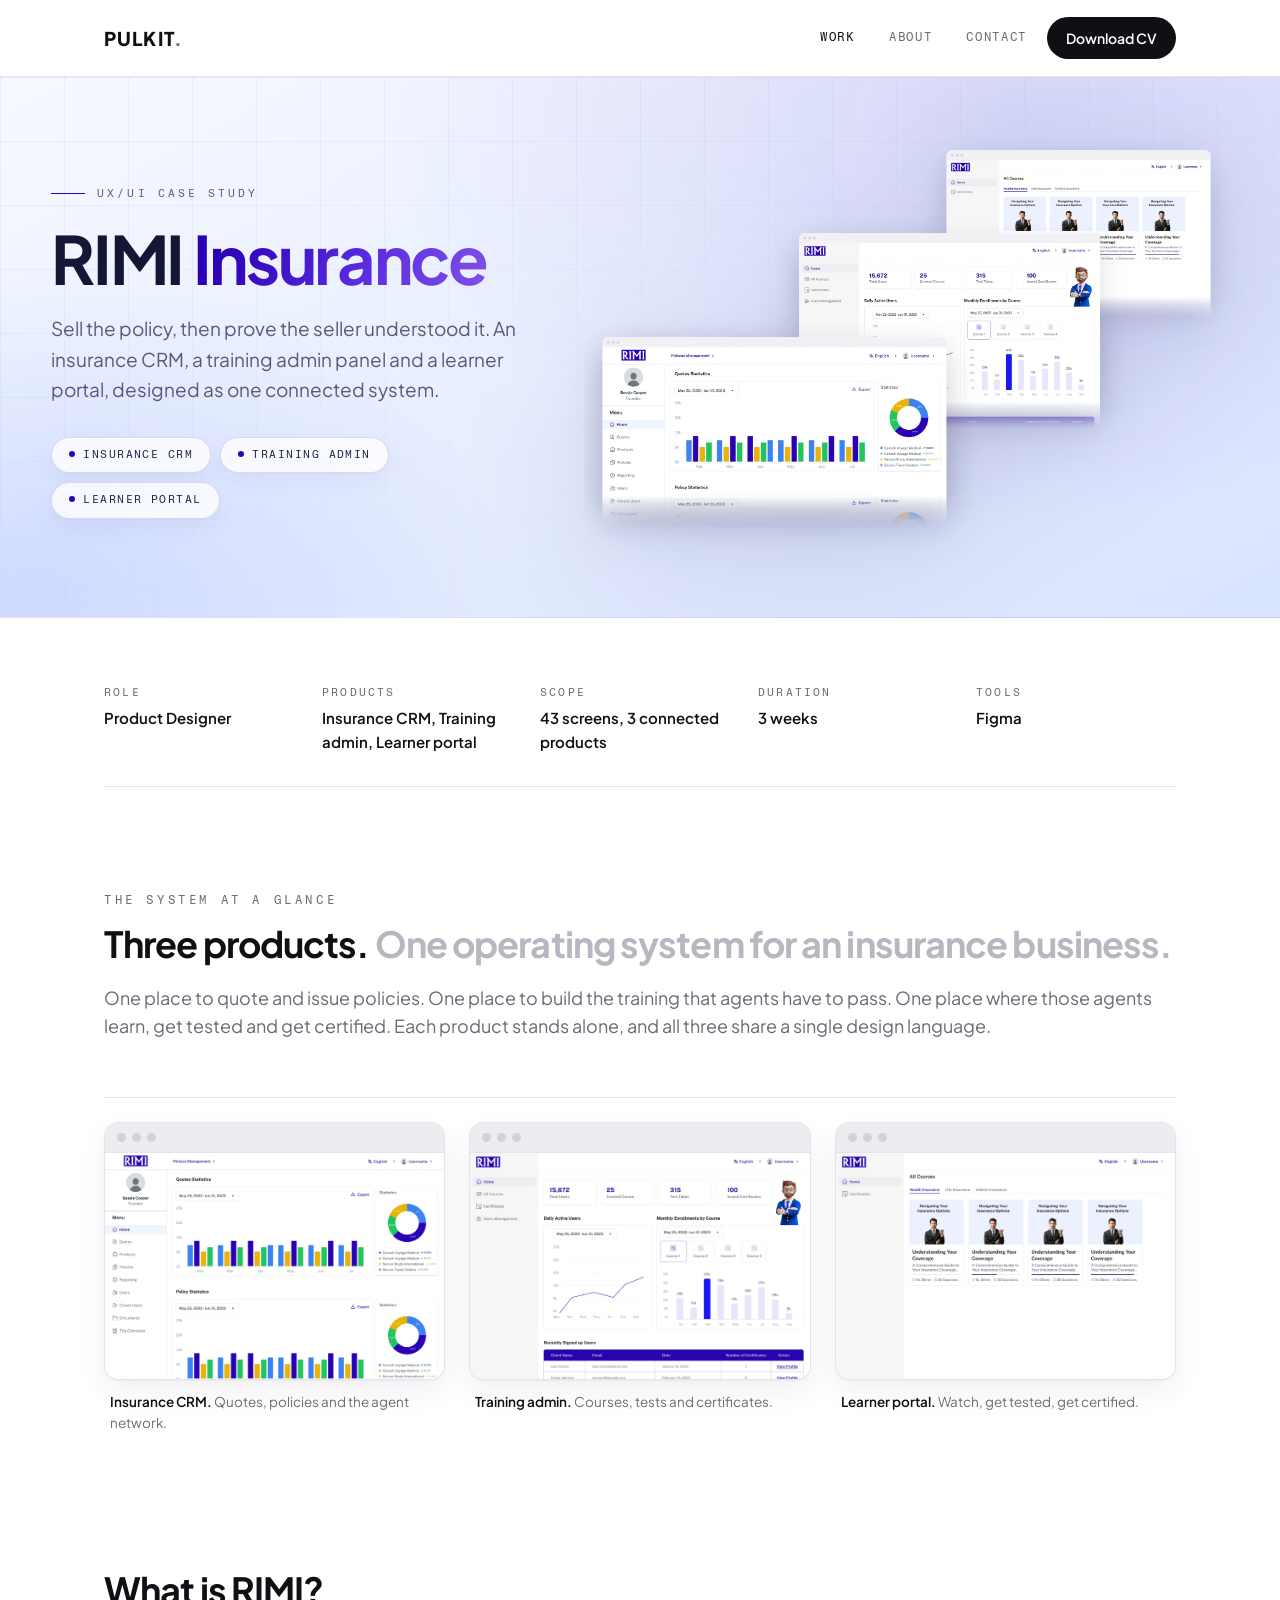
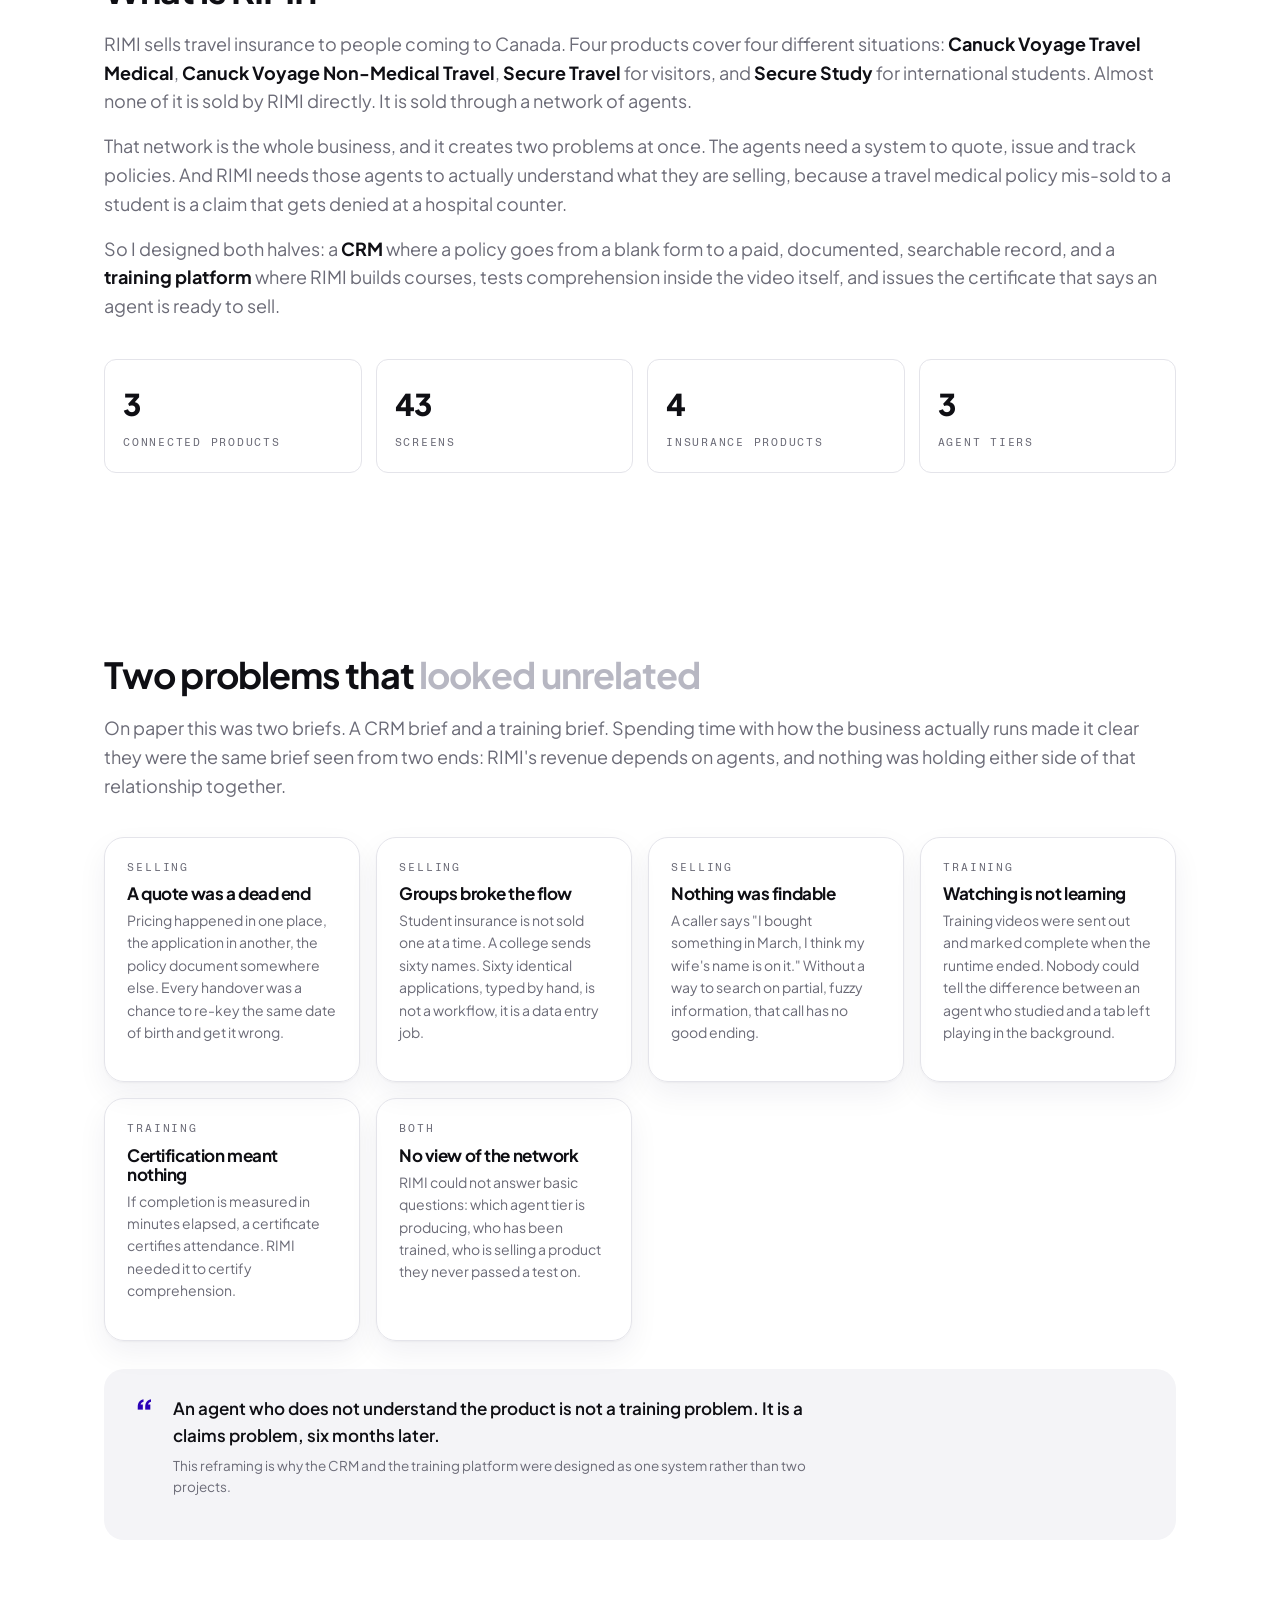
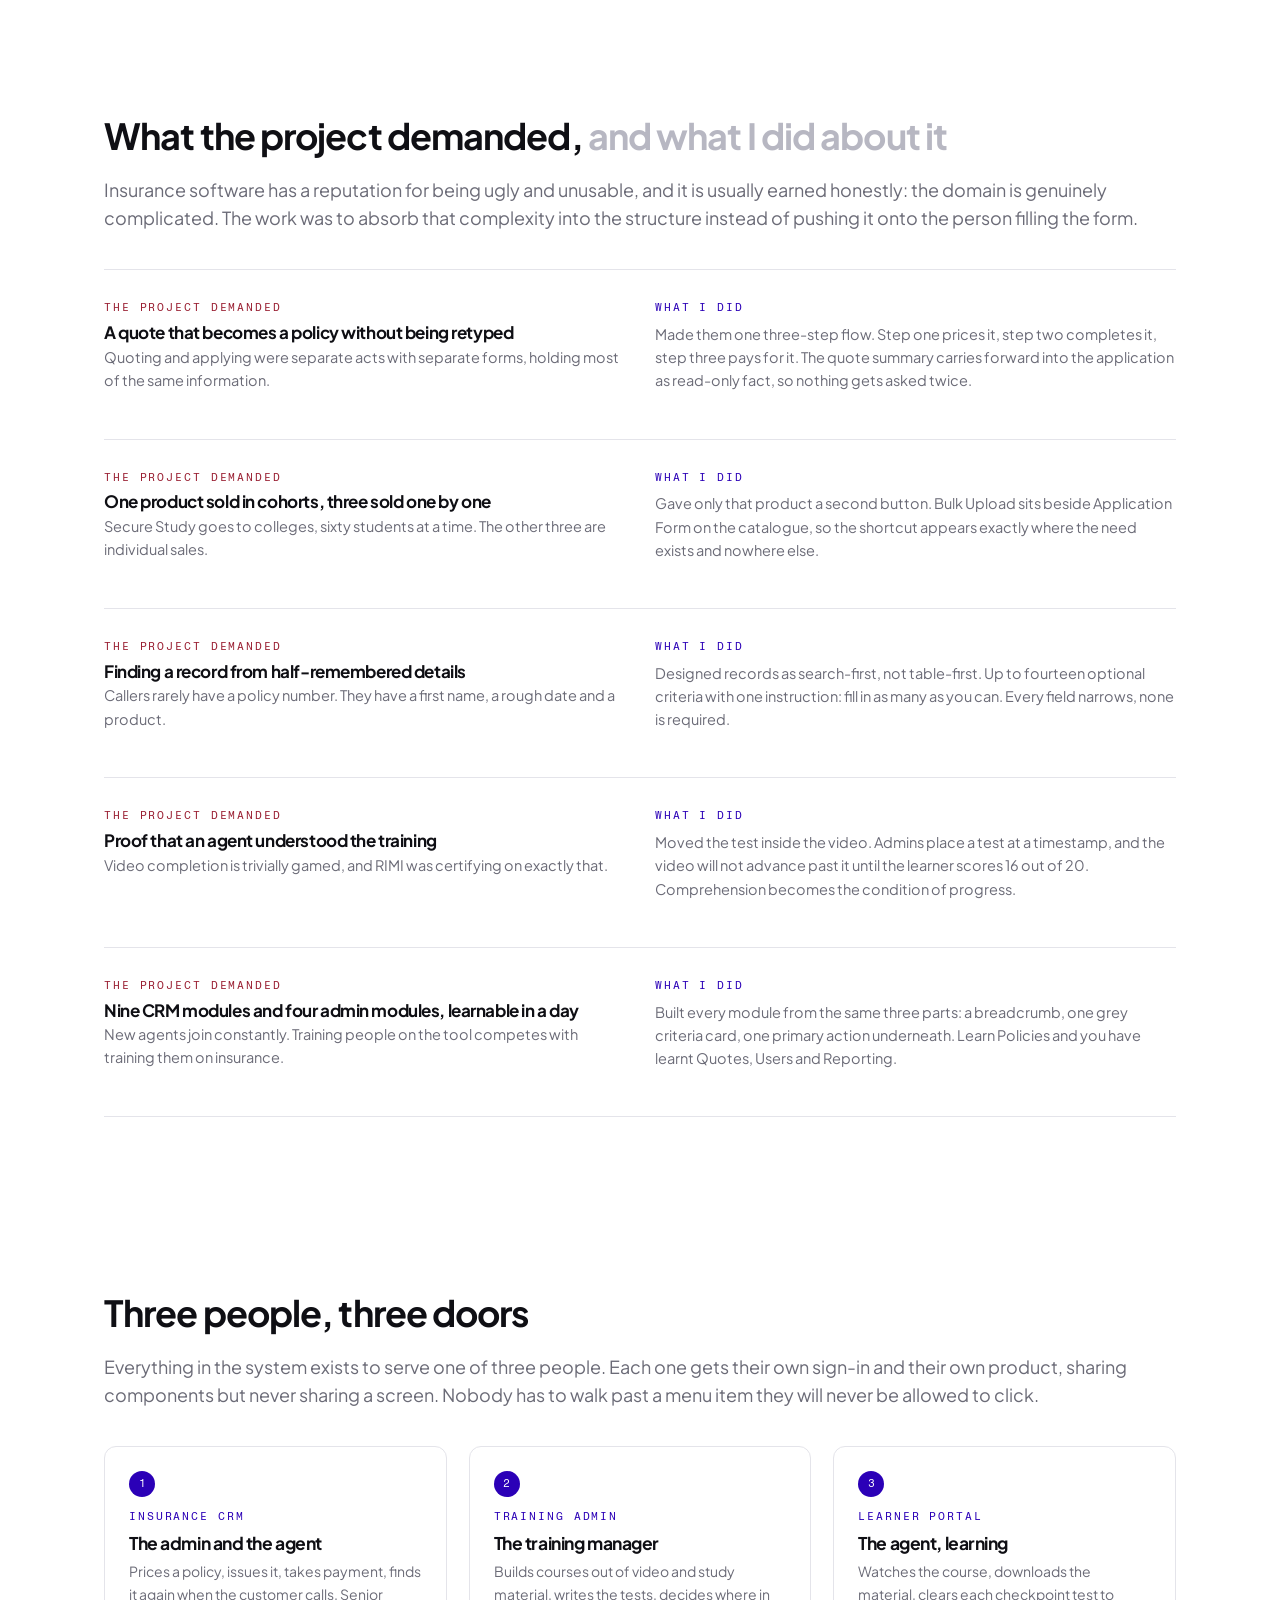
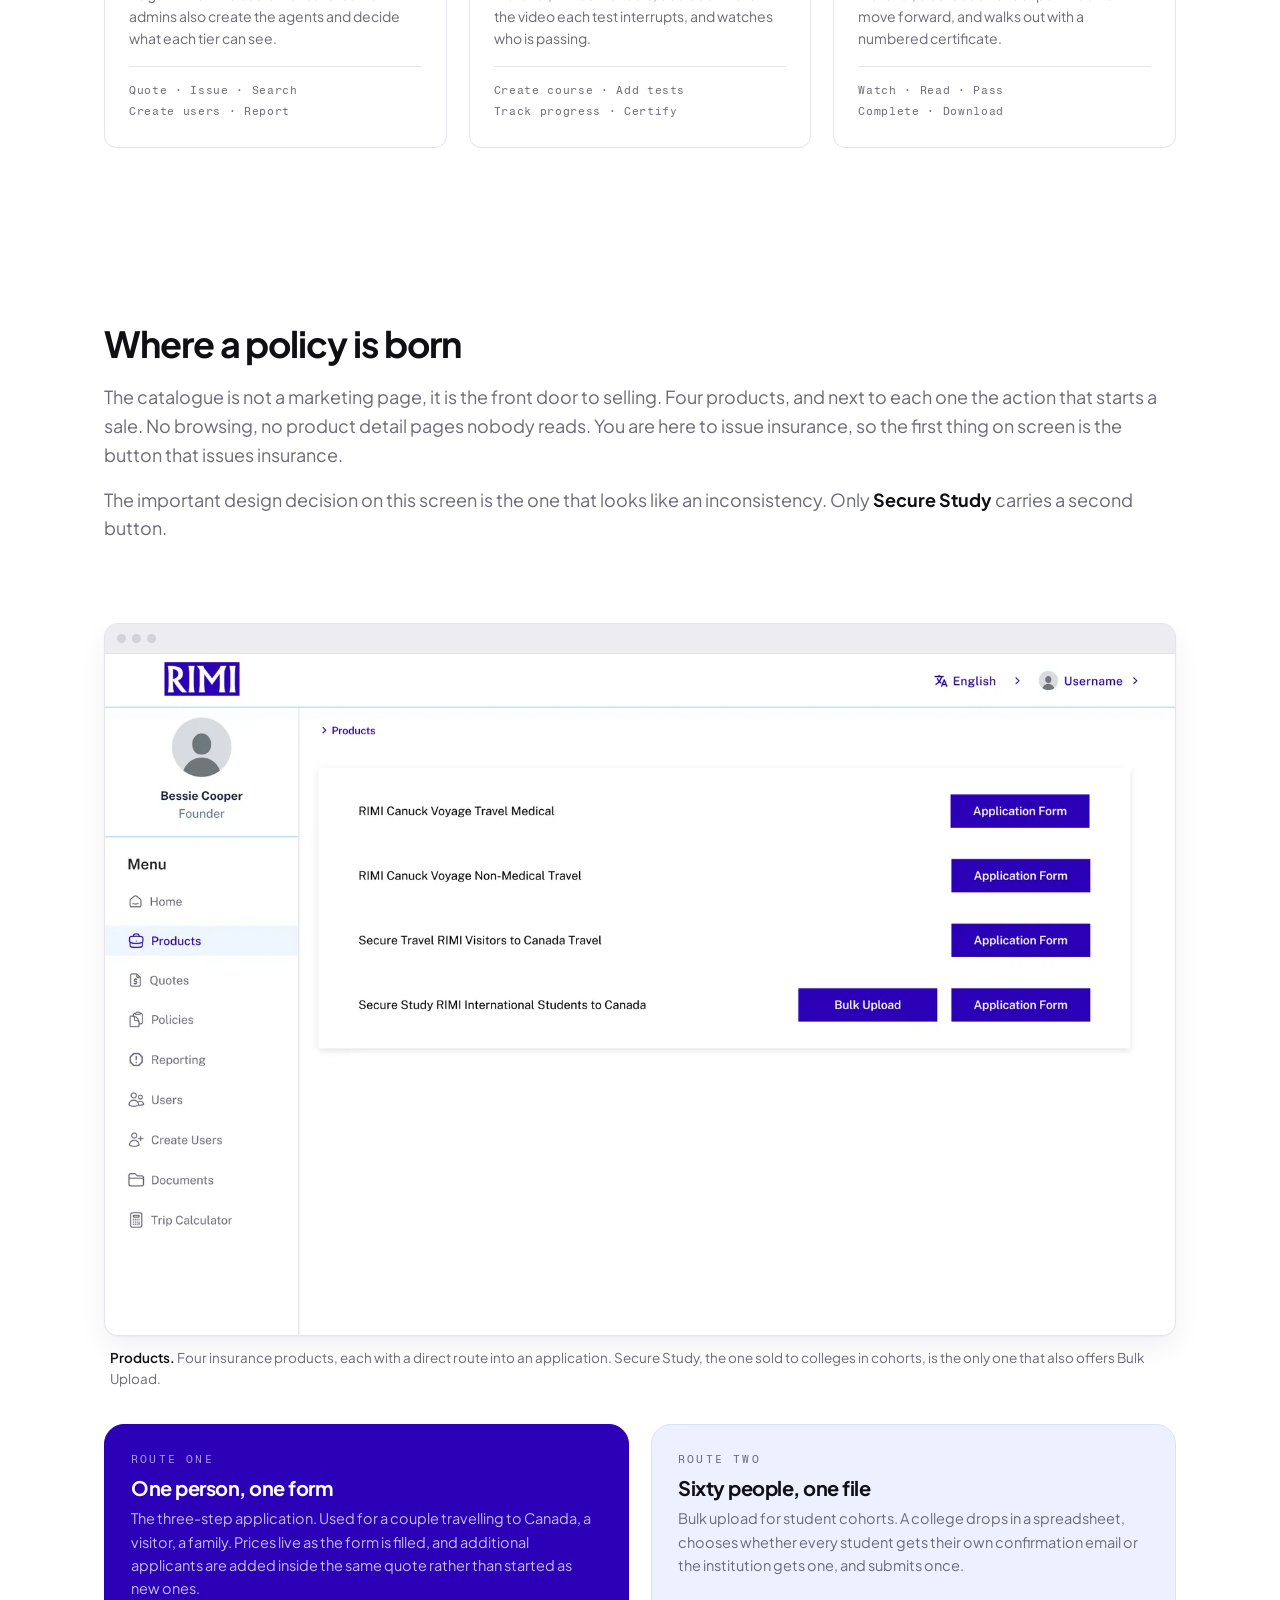
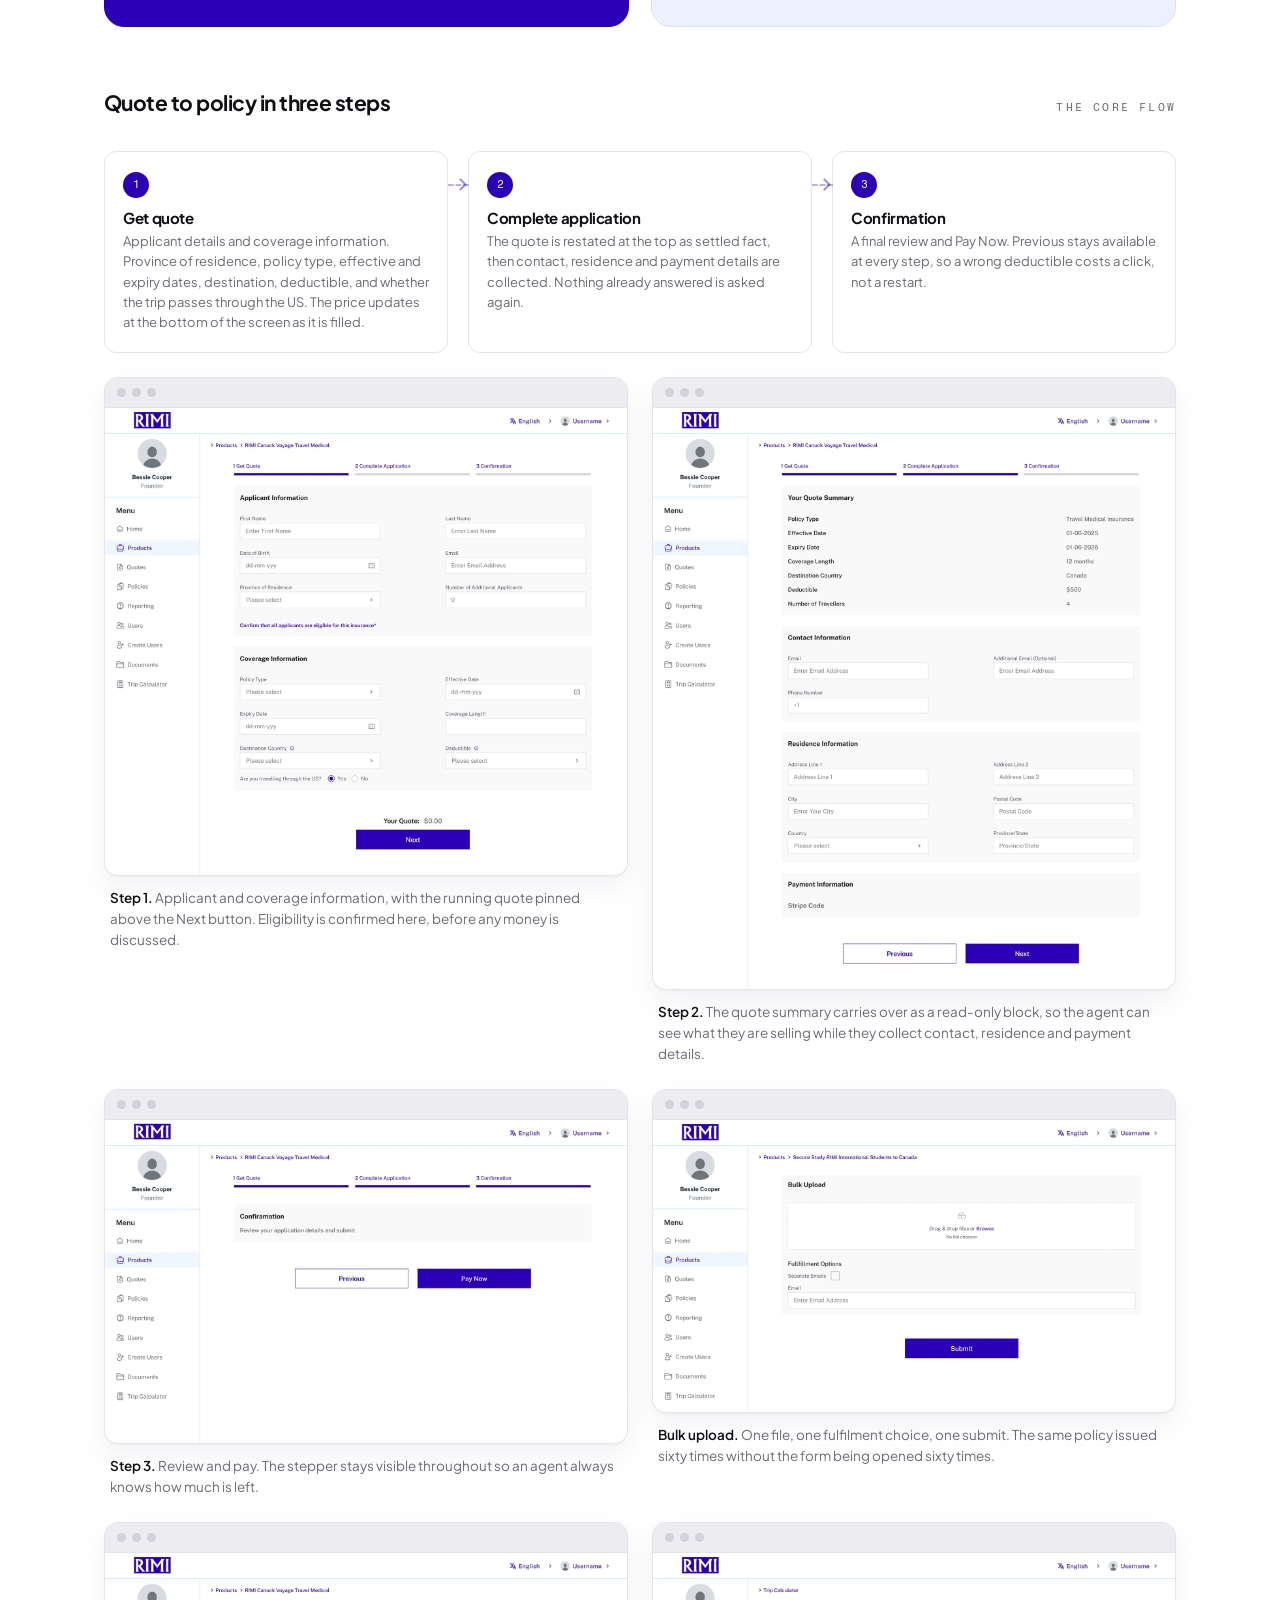
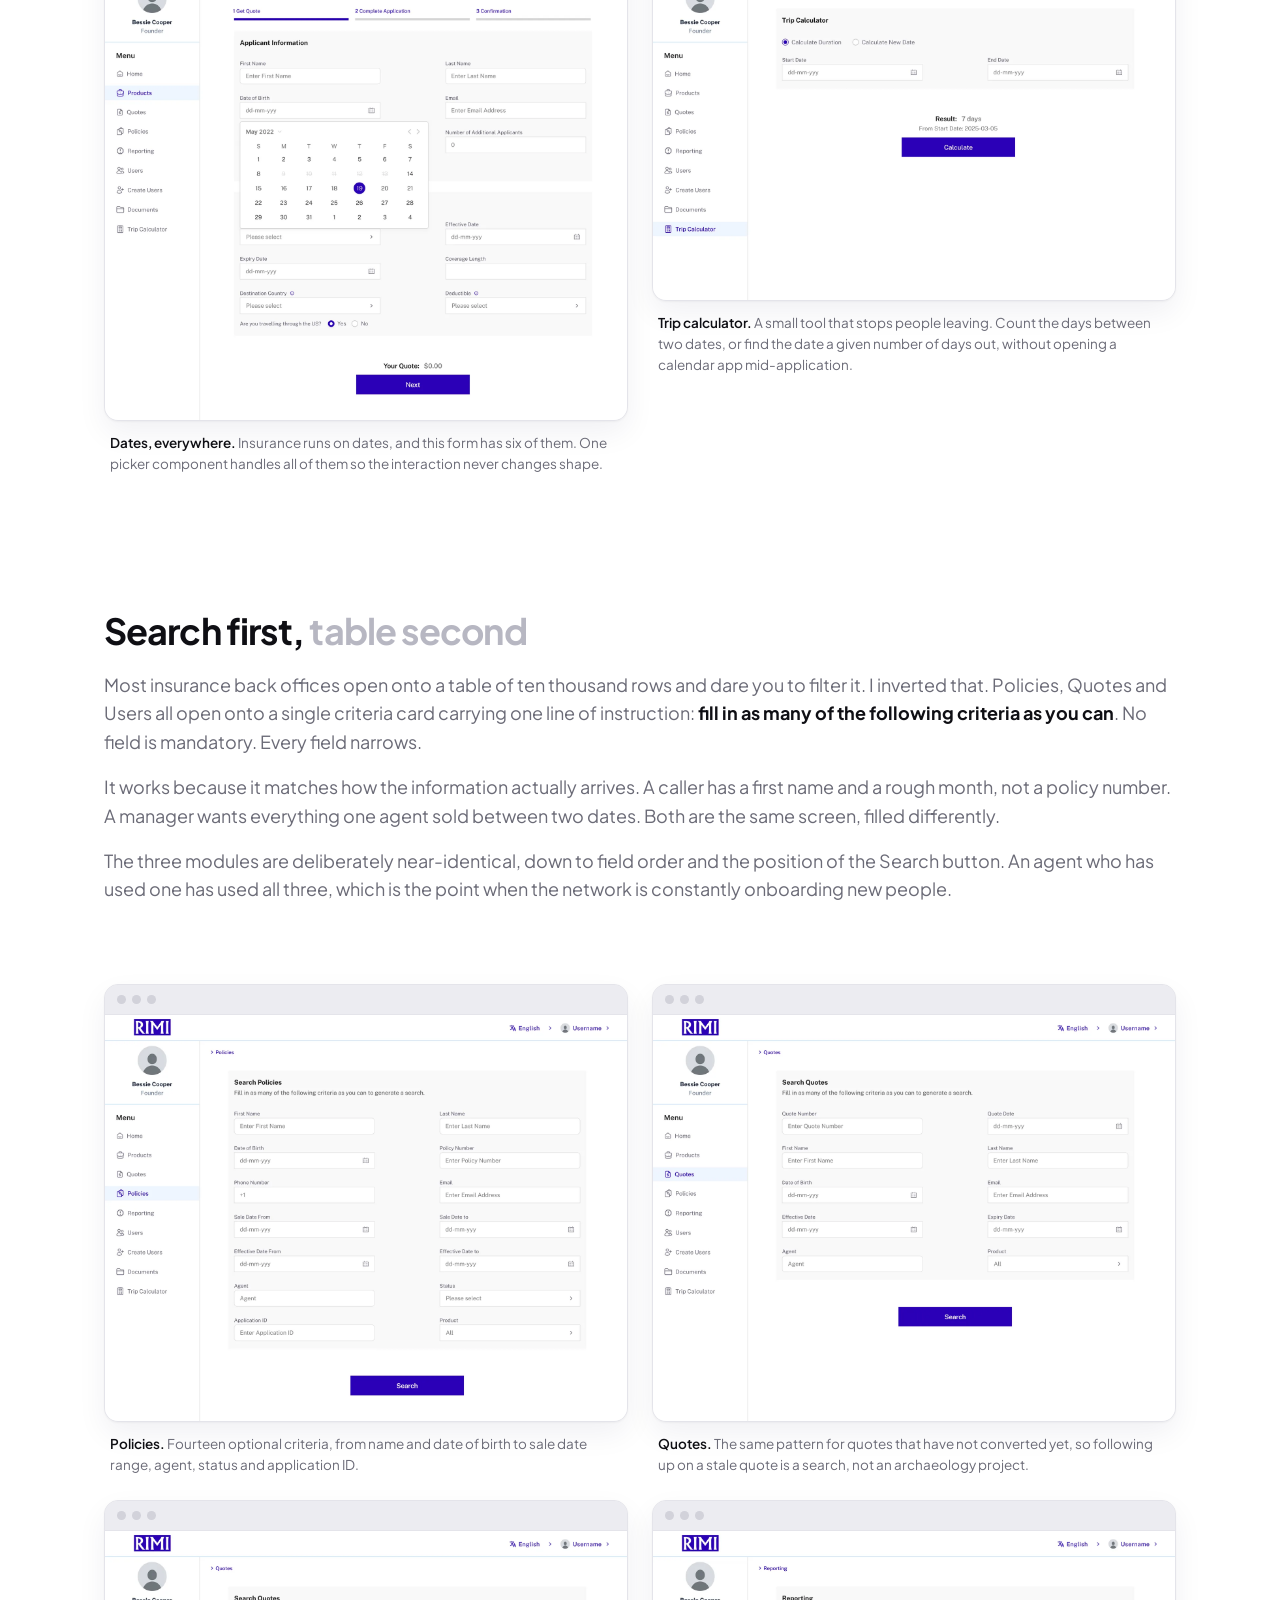
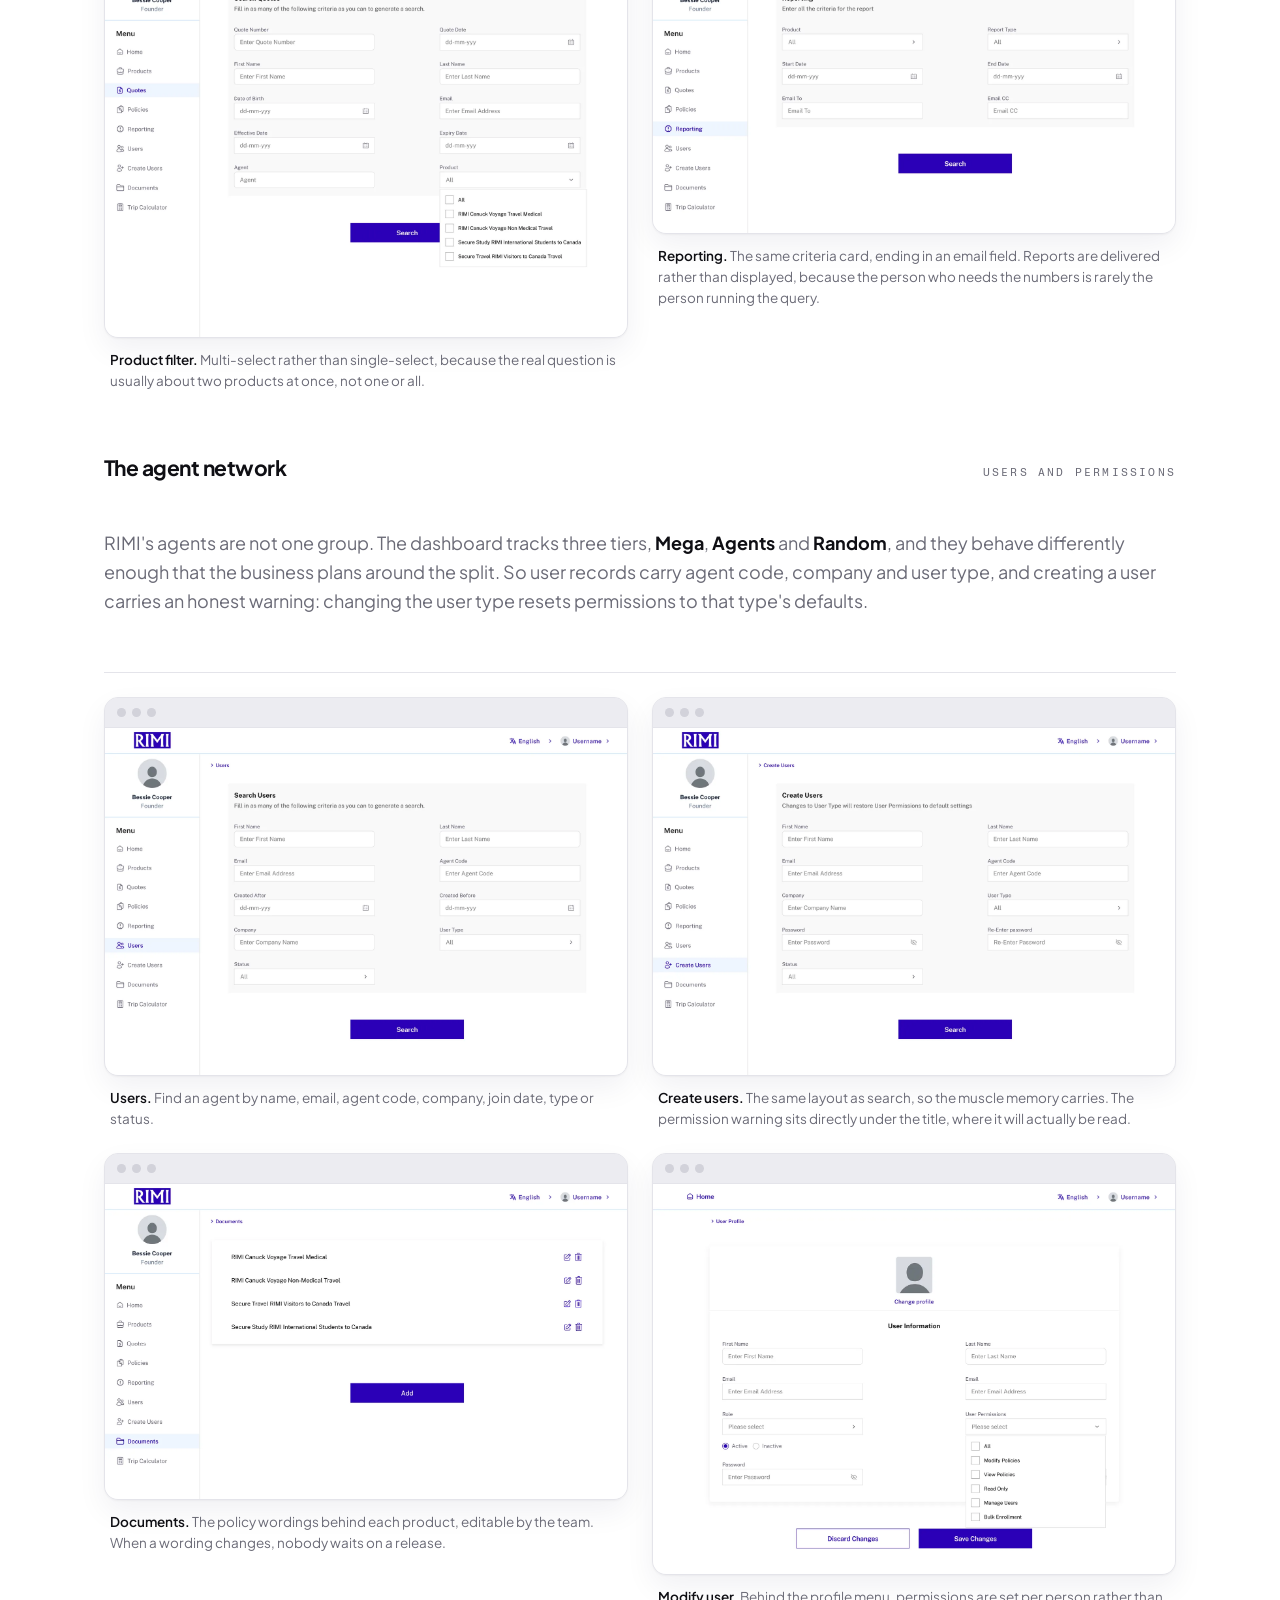
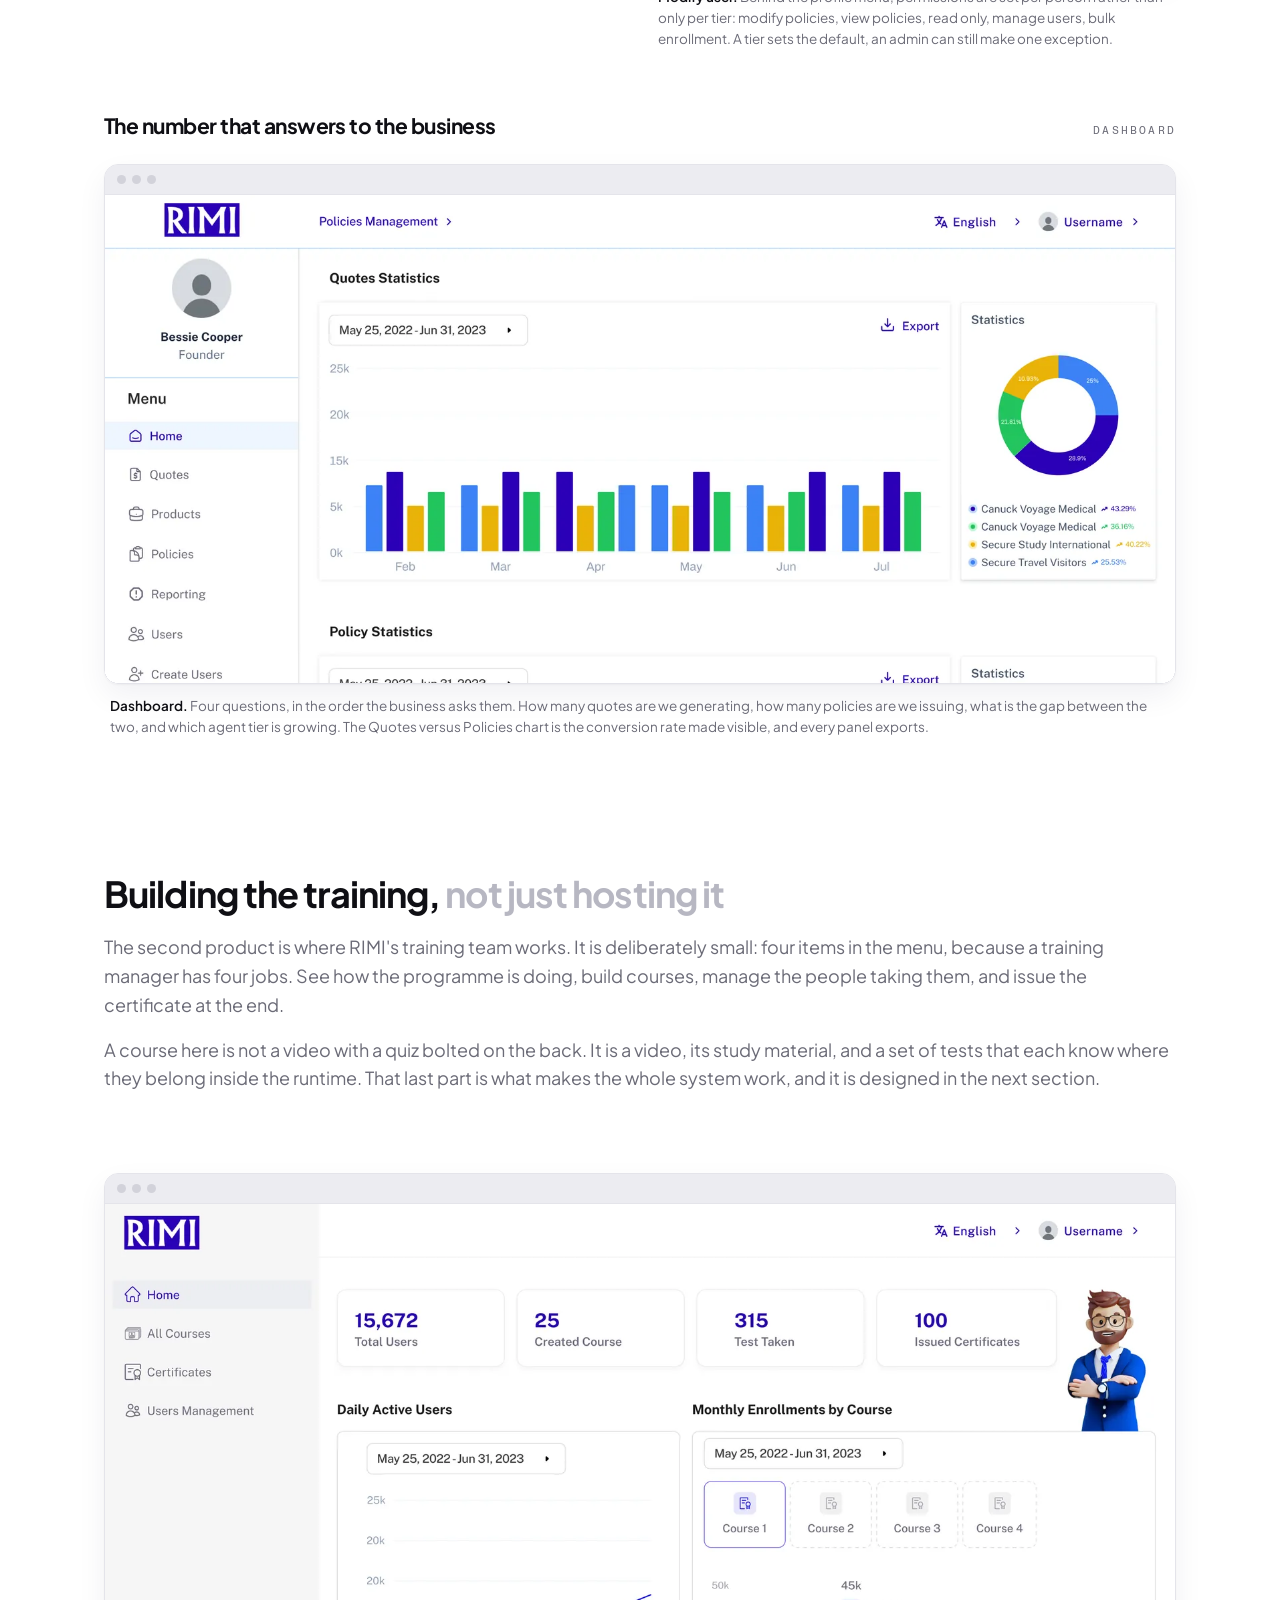
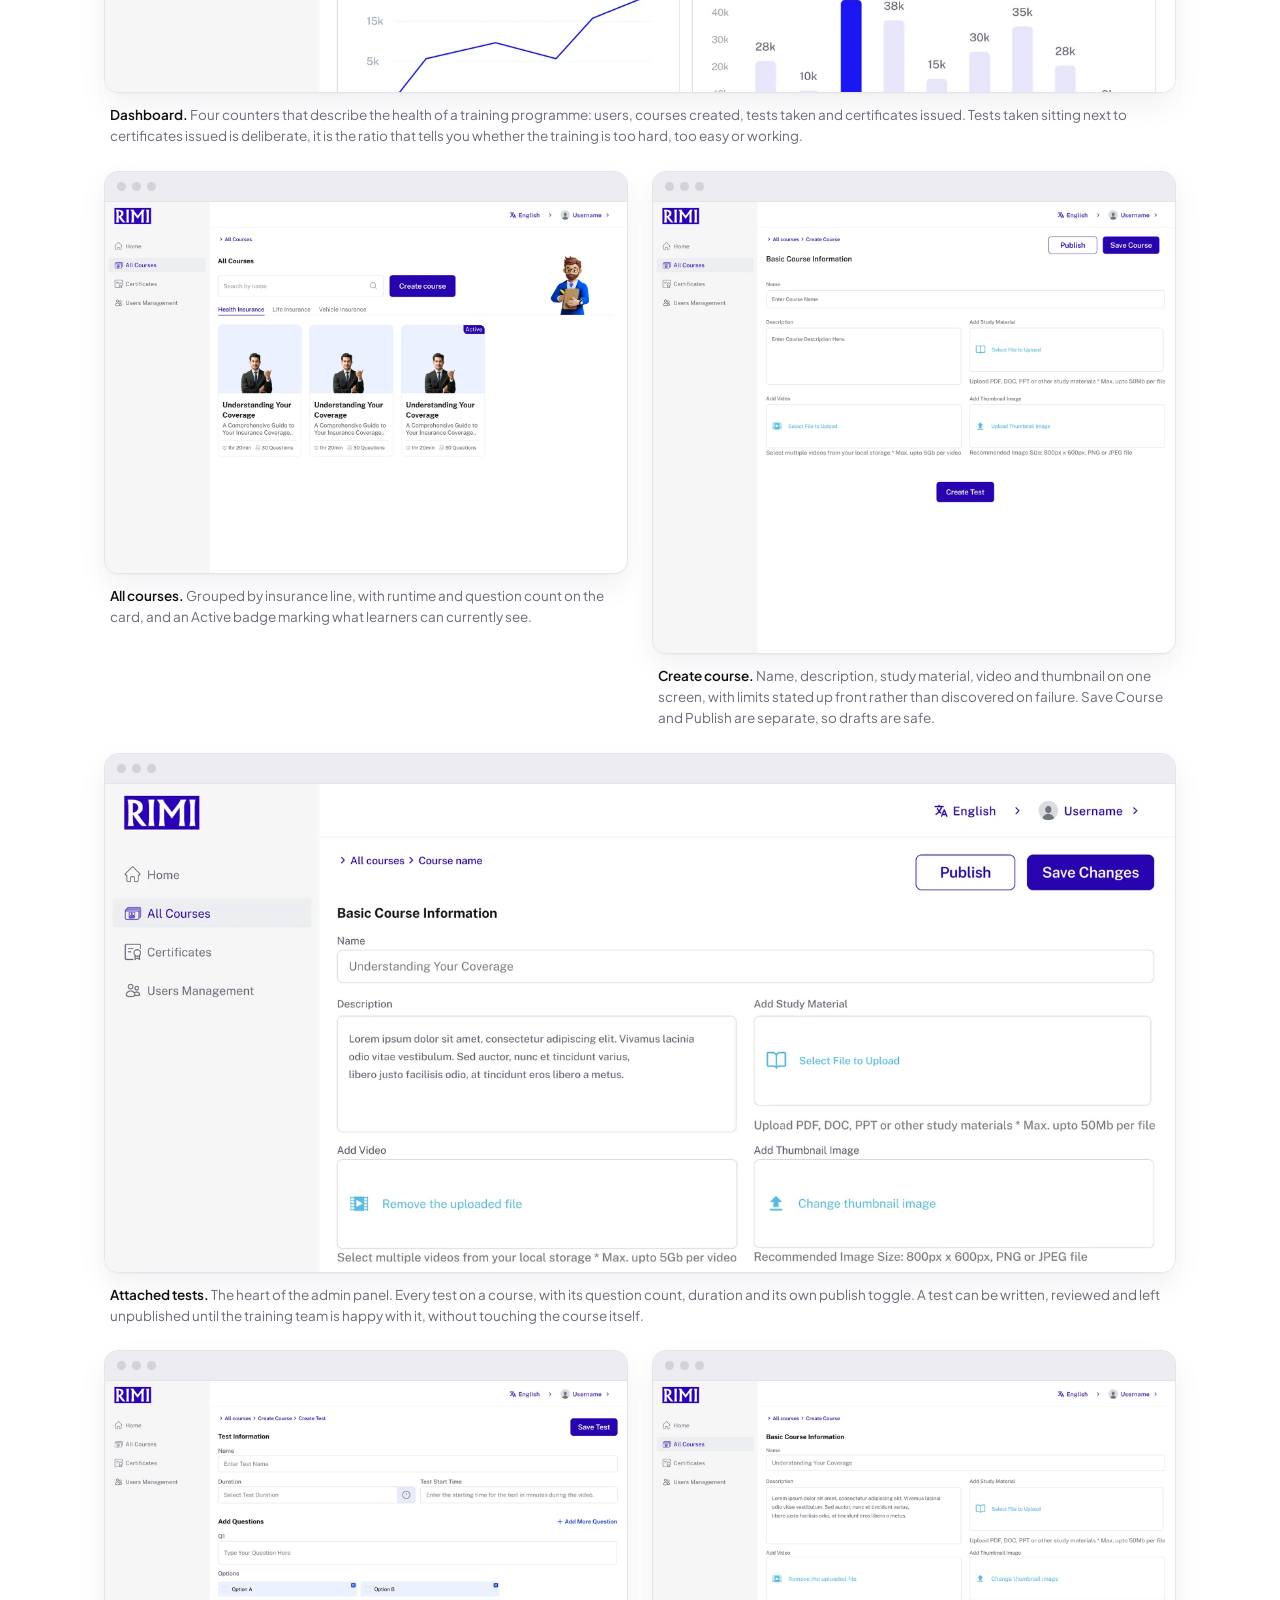
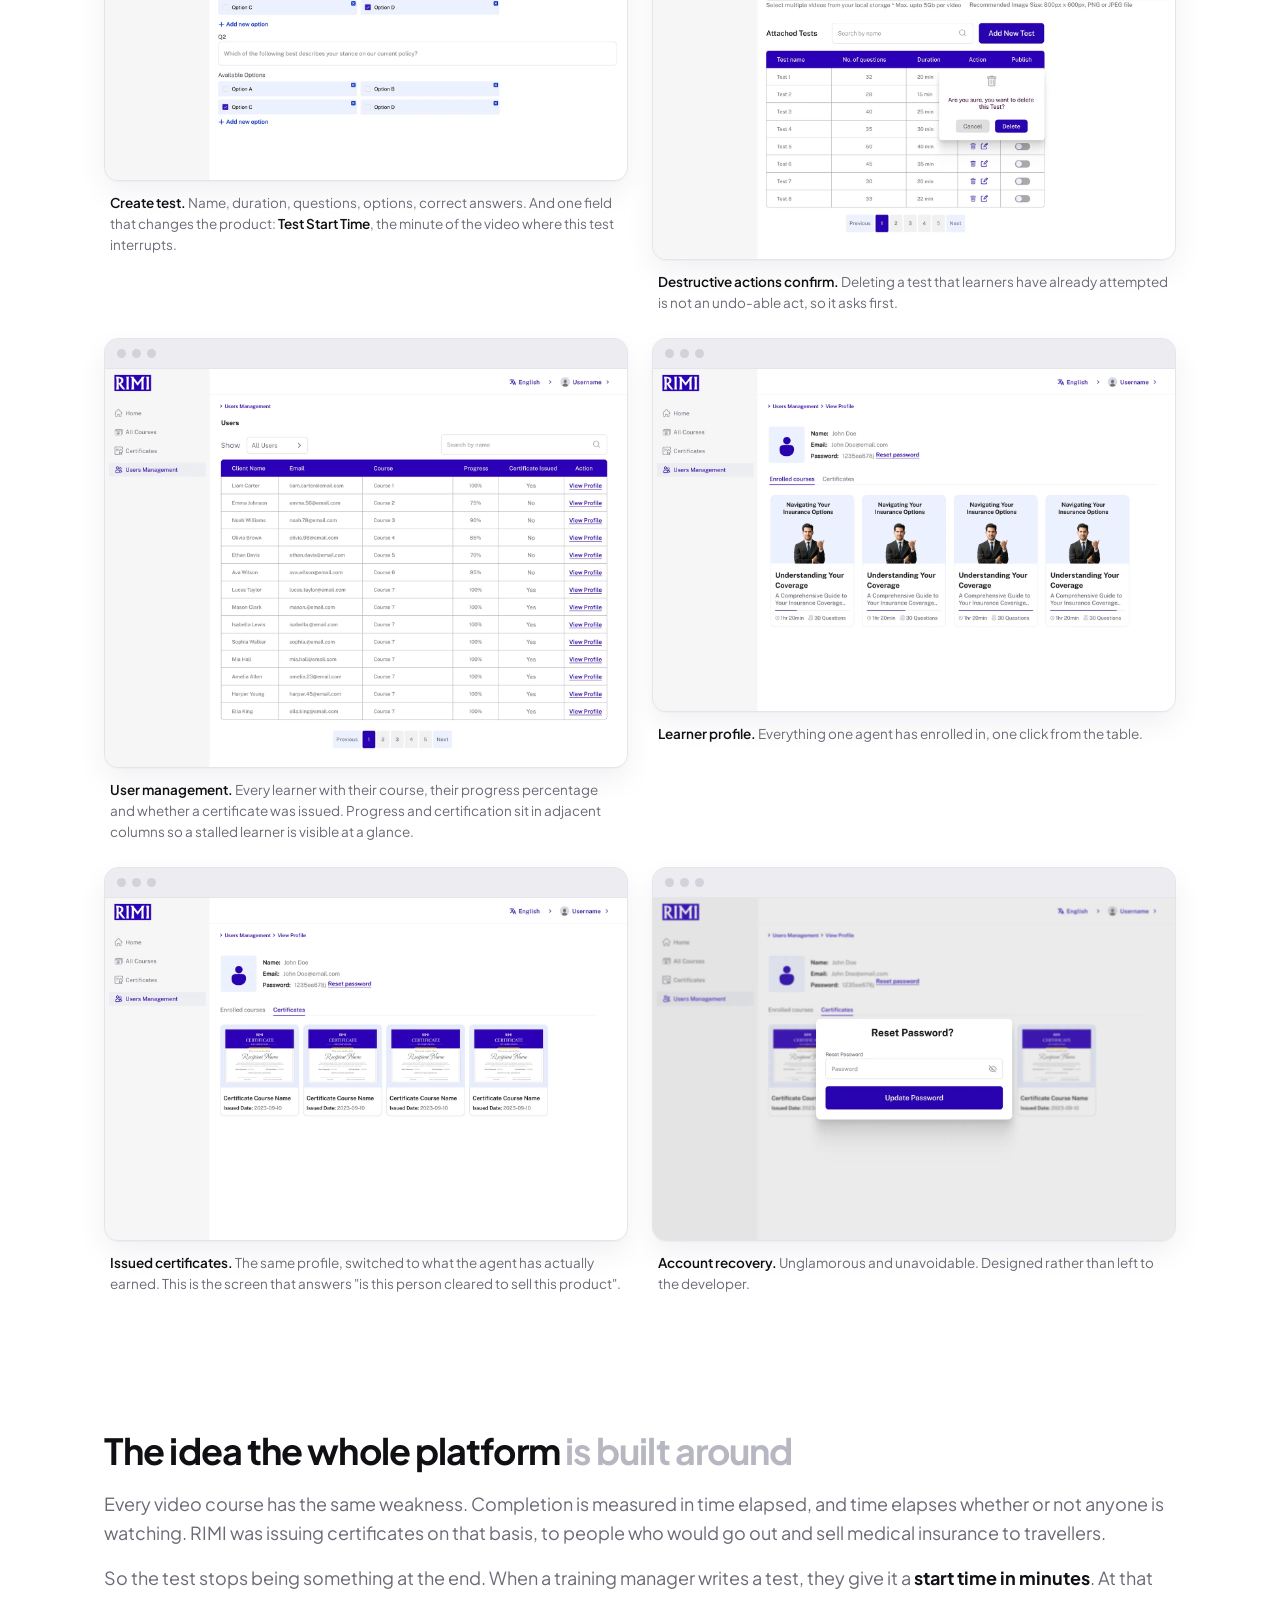
<file: rimi.html>
<!DOCTYPE html>
<html lang="en">
<head>
<meta charset="UTF-8" />
<meta name="viewport" content="width=device-width, initial-scale=1.0" />
<title>RIMI Insurance | Pulkit Awasthi</title>
<meta name="description" content="RIMI Insurance case study by Pulkit Awasthi. An insurance CRM, a training admin panel and a learner portal designed as one connected system, where quoting, issuing and certifying all happen in one place." />
<link rel="preconnect" href="https://fonts.googleapis.com" />
<link rel="preconnect" href="https://fonts.gstatic.com" crossorigin />
<link href="https://fonts.googleapis.com/css2?family=Plus+Jakarta+Sans:wght@400;500;600;700;800&family=Fragment+Mono&display=swap" rel="stylesheet" />
<link rel="icon" type="image/svg+xml" href="images/favicon.svg" />
<link rel="stylesheet" href="css/styles.css" />
<style>
:root{
  --bg:#FFFFFF; --bg-soft:#F4F4F7; --text:#0F0F14; --muted:#6B6B77; --faint:#B7B7C2;
  --border:#E4E4EA; --radius:20px; --radius-sm:12px; --maxw:1120px;
  --shadow:0 1px 2px rgba(0,0,0,.04), 0 12px 30px rgba(20,10,60,.06);
  --font:"Plus Jakarta Sans",-apple-system,BlinkMacSystemFont,"Segoe UI",Roboto,Helvetica,Arial,sans-serif;
  --mono:"Fragment Mono",ui-monospace,SFMono-Regular,Menlo,monospace;
  --ind:#2B00B7; --ind-2:#4A1FD6; --ink:#241946; --gold:#B57E10; --tint:#EDF1FF;
}
*{box-sizing:border-box;margin:0;padding:0}
html{scroll-behavior:smooth}
body{font-family:var(--font);background:var(--bg);color:var(--text);line-height:1.6;-webkit-font-smoothing:antialiased}
img{max-width:100%;display:block}
a{color:inherit;text-decoration:none}
.container{width:100%;max-width:var(--maxw);margin:0 auto;padding:0 24px}
h1,h2,h3,h4{line-height:1.1;letter-spacing:-.025em;font-weight:700}
.eyebrow{font-family:var(--mono);font-size:12px;font-weight:400;letter-spacing:.3em;text-transform:uppercase;color:var(--muted)}

/* ---------- HERO BANNER: RIMI light blue ---------- */
.hero-band{position:relative;overflow:hidden;border-bottom:1px solid rgba(24,24,72,.09);
  background:
    radial-gradient(1000px 620px at 80% 8%, rgba(43,0,183,.10), transparent 64%),
    radial-gradient(780px 540px at 2% 96%, rgba(96,132,255,.20), transparent 62%),
    linear-gradient(152deg,#F6F9FF 0%,#E9EFFF 44%,#D9E4FF 100%)}
.hero-band::before{content:"";position:absolute;inset:0;pointer-events:none;
  background-image:linear-gradient(rgba(43,0,183,.055) 1px, transparent 1px),
                   linear-gradient(90deg, rgba(43,0,183,.055) 1px, transparent 1px);
  background-size:64px 64px;
  -webkit-mask-image:linear-gradient(160deg,#000 0%, transparent 66%);
  mask-image:linear-gradient(160deg,#000 0%, transparent 66%)}
.hero-grid{position:relative;z-index:1;max-width:1520px;margin:0 auto;display:grid;grid-template-columns:1fr 1.32fr;gap:clamp(28px,3.5vw,56px);align-items:center;padding:clamp(52px,5vw,86px) clamp(24px,4vw,72px)}
.banner-copy .bk{display:inline-flex;align-items:center;gap:12px;font-family:var(--mono);font-size:11px;letter-spacing:.28em;text-transform:uppercase;color:#5B6080}
.banner-copy .bk::before{content:"";width:34px;height:1px;background:var(--ind)}
.banner-copy h1{font-size:clamp(46px,5.2vw,78px);margin:20px 0 18px;color:#131735;letter-spacing:-.035em}
.banner-copy h1 span{background:linear-gradient(112deg,var(--ind) 12%,#5B2BE0 58%,#8A5BE8 110%);-webkit-background-clip:text;background-clip:text;color:transparent}
.banner-copy .tagline{font-size:clamp(16px,1.6vw,19px);color:#565B78;max-width:470px;margin-bottom:32px}
.bchips{display:flex;gap:9px;flex-wrap:wrap}
.bchips span{font-family:var(--mono);font-size:10.5px;letter-spacing:.14em;text-transform:uppercase;padding:9px 17px;border:1px solid rgba(43,0,183,.14);border-radius:100px;color:#22264A;background:rgba(255,255,255,.78);backdrop-filter:blur(6px);box-shadow:0 1px 2px rgba(20,20,70,.04), 0 8px 22px rgba(30,30,90,.05)}
.bchips span::before{content:"";display:inline-block;width:6px;height:6px;border-radius:50%;background:var(--ind);margin-right:8px;vertical-align:1px}
.hero-shot{position:relative}
.hero-shot img{position:relative;width:100%;animation:heroFloat 8s ease-in-out infinite;
  filter:drop-shadow(0 12px 22px rgba(26,14,80,.10)) drop-shadow(0 46px 70px rgba(26,14,80,.12))}
@keyframes heroFloat{0%,100%{transform:translateY(0)}50%{transform:translateY(-12px)}}
@media(prefers-reduced-motion:reduce){.hero-shot img{animation:none}}
@media(max-width:980px){.hero-grid{grid-template-columns:1fr}.hero-shot{margin-top:8px}}

/* meta strip */
.meta{display:grid;grid-template-columns:repeat(auto-fit,minmax(160px,1fr));gap:18px;margin:34px 0 0;padding:32px 0;border-bottom:1px solid var(--border)}
.meta .k{font-family:var(--mono);font-size:11px;letter-spacing:.2em;text-transform:uppercase;color:var(--muted);margin-bottom:4px}
.meta .v{font-weight:600;font-size:15px}

/* right progress rail */
#rail{position:fixed;right:28px;top:50%;transform:translateY(-50%);z-index:60;display:none}
@media(min-width:1360px){#rail{display:block}}
#rail a{display:flex;flex-direction:row-reverse;align-items:center;gap:12px;padding:6px 0;font-family:var(--mono);font-size:10px;letter-spacing:.14em;text-transform:uppercase;color:var(--text);transition:.2s}
#rail a .rd{width:9px;height:9px;border-radius:50%;border:1.5px solid #C6C6D1;background:transparent;flex:none;transition:.25s}
#rail a .rl{opacity:0;transform:translateX(6px);transition:.25s;pointer-events:none}
#rail a:hover .rl{opacity:.6;transform:none}
#rail a.done .rd{background:var(--ind);border-color:var(--ind)}
#rail a.active .rd{background:var(--ind);border-color:var(--ind);transform:scale(1.35);box-shadow:0 0 0 4px rgba(43,0,183,.16)}
#rail a.active .rl{opacity:1;transform:none}

/* ---------- generic ---------- */
section.cs{padding:90px 0 6px}
.cs-block{max-width:100%}
.cs-block h2{font-size:clamp(26px,3.4vw,36px);margin-bottom:20px}
.cs-block h2 .g{color:var(--faint)}
.cs-block p{color:var(--muted);font-size:18px;margin-bottom:16px}
.cs-block p b, .cs-block li b{color:var(--text)}
.split{display:block}
.split .sticky-k{display:none}

.stats{display:grid;grid-template-columns:repeat(auto-fit,minmax(150px,1fr));gap:14px;margin:38px 0 6px}
.stat{border:1px solid var(--border);border-radius:var(--radius-sm);padding:20px 18px}
.stat .n{font-size:30px;font-weight:800;letter-spacing:-.03em}
.stat .l{font-family:var(--mono);font-size:11px;letter-spacing:.16em;text-transform:uppercase;color:var(--muted);margin-top:6px}

/* demand -> did rows */
.dd{margin-top:36px;border-top:1px solid var(--border)}
.dd-row{display:grid;grid-template-columns:1fr 1fr;gap:30px;padding:30px 0;border-bottom:1px solid var(--border)}
@media(max-width:760px){.dd-row{grid-template-columns:1fr;gap:8px}}
.dd-row .dk{font-family:var(--mono);font-size:10.5px;letter-spacing:.18em;text-transform:uppercase;margin-bottom:6px}
.dd-row .demand .dk{color:#9A2033}
.dd-row .did .dk{color:var(--ind)}
.dd-row h4{font-size:17px;margin-bottom:4px}
.dd-row p{font-size:14.5px;color:var(--muted)}

/* pattern / pain cards */
.pats{display:grid;grid-template-columns:repeat(auto-fit,minmax(230px,1fr));gap:16px;margin-top:36px}
.pat{border:1px solid var(--border);border-radius:var(--radius);padding:22px;box-shadow:var(--shadow)}
.pat .pk{font-family:var(--mono);font-size:10.5px;letter-spacing:.18em;text-transform:uppercase;color:var(--muted)}
.pat h4{font-size:17px;margin:8px 0 6px}
.pat p{font-size:14px;color:var(--muted)}
.pat .arrow{color:var(--ind);font-weight:700}

/* insight strip */
.insight{margin-top:28px;border-radius:var(--radius);background:var(--bg-soft);padding:26px 30px;display:flex;gap:18px;align-items:flex-start}
.insight .iq{font-size:34px;line-height:1;color:var(--ind);font-weight:800}
.insight p{font-size:17px;color:var(--text);font-weight:600;max-width:640px}
.insight span{display:block;font-size:13.5px;color:var(--muted);font-weight:400;margin-top:6px}

/* scenario boxes, connected in a row */
.scen{display:grid;grid-template-columns:repeat(3,1fr);gap:22px;margin-top:36px}
@media(max-width:860px){.scen{grid-template-columns:1fr}}
.sc{border:1px solid var(--border);border-radius:12px;padding:24px;background:var(--bg);position:relative}
.sc .sn{width:26px;height:26px;border-radius:50%;background:var(--ind);color:#fff;display:flex;align-items:center;justify-content:center;font-family:var(--mono);font-size:11px;margin-bottom:12px}
.sc .sk{font-family:var(--mono);font-size:10.5px;letter-spacing:.18em;text-transform:uppercase;color:var(--ind)}
.sc h4{font-size:17.5px;margin:8px 0 7px}
.sc p{font-size:14px;color:var(--muted)}
.sc .needs{margin-top:14px;padding-top:14px;border-top:1px solid var(--border);font-family:var(--mono);font-size:11px;letter-spacing:.06em;color:var(--muted);line-height:1.9}

/* wizard / flow steps */
.jflow{display:grid;grid-template-columns:repeat(3,1fr);gap:20px;margin-top:34px}
.jflow.four{grid-template-columns:repeat(4,1fr)}
.jstep{border:1px solid var(--border);border-radius:12px;padding:20px 18px;background:var(--bg);position:relative}
.jstep::before{content:"";position:absolute;left:-21px;width:21px;top:32px;border-top:2px dashed rgba(43,0,183,.30)}
.jstep::after{content:"";position:absolute;left:-13px;top:28.5px;width:7px;height:7px;border-top:2px solid rgba(43,0,183,.45);border-right:2px solid rgba(43,0,183,.45);transform:rotate(45deg)}
.jstep:first-child::before,.jstep:first-child::after{display:none}
@media(max-width:860px){.jflow,.jflow.four{grid-template-columns:1fr}.jstep::before,.jstep::after{display:none}}
.jstep .jn{width:26px;height:26px;border-radius:50%;display:flex;align-items:center;justify-content:center;font-family:var(--mono);font-size:11px;margin-bottom:12px;background:var(--ind);color:#fff}
.jstep h4{font-size:15px;margin-bottom:5px}
.jstep p{font-size:13px;color:var(--muted);line-height:1.55}

/* two ways to issue */
.ways{display:grid;grid-template-columns:1fr 1fr;gap:22px;margin-top:34px}
@media(max-width:760px){.ways{grid-template-columns:1fr}}
.way{border-radius:var(--radius);padding:26px;border:1px solid var(--border)}
.way.a{background:var(--ind);color:#fff;border-color:var(--ind)}
.way.a p{color:rgba(255,255,255,.74)}
.way.a .wk{color:rgba(255,255,255,.6)}
.way.b{background:var(--tint);border-color:#DAE0FA}
.way .wk{font-family:var(--mono);font-size:11px;letter-spacing:.2em;text-transform:uppercase;color:var(--muted)}
.way h3{font-size:20px;margin:9px 0 8px}
.way p{font-size:14.5px;color:var(--muted)}

/* checkpoint timeline */
.tl{margin:38px 0 6px;border:1px solid var(--border);border-radius:var(--radius);padding:34px 30px 26px;background:var(--bg-soft)}
.tl-bar{position:relative;height:8px;border-radius:100px;background:#DDDDE6;margin:58px 0 0}
.tl-fill{position:absolute;left:0;top:0;bottom:0;width:34%;border-radius:100px;background:var(--ind)}
.tl-dot{position:absolute;top:50%;transform:translate(-50%,-50%);width:18px;height:18px;border-radius:50%;background:#fff;border:3px solid var(--ind);box-shadow:0 2px 8px rgba(43,0,183,.28)}
.tl-dot b{position:absolute;left:50%;transform:translateX(-50%);bottom:26px;white-space:nowrap;font-family:var(--mono);font-size:10.5px;letter-spacing:.12em;text-transform:uppercase;color:var(--ind);font-weight:400}
.tl-dot i{position:absolute;left:50%;transform:translateX(-50%);top:26px;white-space:nowrap;font-family:var(--mono);font-size:10.5px;color:var(--muted);font-style:normal}
.tl-meta{display:flex;justify-content:space-between;font-family:var(--mono);font-size:11px;color:var(--muted);margin-top:44px}
@media(max-width:700px){.tl-dot b,.tl-dot i{font-size:9px}}

/* pass / fail branch */
.branch{display:grid;grid-template-columns:1fr 1fr;gap:22px;margin-top:26px}
@media(max-width:760px){.branch{grid-template-columns:1fr}}
.br{border:1px solid var(--border);border-radius:var(--radius);padding:24px;background:var(--bg)}
.br.pass{border-color:#BFE3CC;background:#F3FBF6}
.br.fail{border-color:#F0CFCF;background:#FDF5F5}
.br .bk2{font-family:var(--mono);font-size:10.5px;letter-spacing:.18em;text-transform:uppercase;margin-bottom:8px}
.br.pass .bk2{color:#1B7A45}
.br.fail .bk2{color:#A32B2B}
.br h4{font-size:17px;margin-bottom:6px}
.br p{font-size:14px;color:var(--muted)}

/* galleries */
.gal-head{display:flex;align-items:baseline;justify-content:space-between;gap:20px;margin:64px 0 6px;flex-wrap:wrap}
.gal-head h3{font-size:21px}
.gal-head .gk{font-family:var(--mono);font-size:11px;letter-spacing:.2em;text-transform:uppercase;color:var(--muted)}
.desk{display:grid;grid-template-columns:1fr 1fr;gap:24px;margin-top:24px}
.desk.three{grid-template-columns:repeat(3,1fr)}
.desk figure.wide{grid-column:1/-1}
@media(max-width:900px){.desk.three{grid-template-columns:1fr 1fr}}
@media(max-width:760px){.desk,.desk.three{grid-template-columns:1fr}}
.desk figcaption{font-size:13.5px;text-align:left;padding:12px 6px 0;color:var(--muted);line-height:1.55}
.desk figcaption b{color:var(--text);font-weight:600}
.browser{border:1px solid var(--border);border-radius:14px;overflow:hidden;background:var(--bg-soft);box-shadow:var(--shadow)}
.browser .bar{display:flex;gap:6px;padding:10px 12px;background:#ECECF1;border-bottom:1px solid var(--border)}
.browser .bar i{width:9px;height:9px;border-radius:50%;background:#D2D2DA;display:block}
.browser img{width:100%}
.browser.tall{max-height:520px;overflow-y:auto}
.desk.glance .browser img{aspect-ratio:3/2;object-fit:cover;object-position:top left}
.browser.tall img{width:100%}

/* tokens */
.tokens{display:grid;grid-template-columns:repeat(auto-fit,minmax(145px,1fr));gap:12px;margin-top:24px}
.tok{border:1px solid var(--border);border-radius:var(--radius-sm);overflow:hidden}
.tok .sw{height:70px}
.tok .tk{padding:12px 14px}
.tok .tk b{display:block;font-size:13.5px}
.tok .tk span{font-family:var(--mono);font-size:11px;color:var(--muted);letter-spacing:.06em}

/* learnings */
.skillchips{display:flex;gap:8px;flex-wrap:wrap;margin-top:22px}
.skillchips span{font-family:var(--mono);font-size:10.5px;letter-spacing:.12em;text-transform:uppercase;padding:8px 15px;border:1px solid var(--border);border-radius:100px;color:var(--muted)}

/* next project */
.next-cs{border-top:1px solid var(--border)}
.next-cs a{display:block;padding:72px 0 84px}
.next-cs .nk{font-family:var(--mono);font-size:11px;letter-spacing:.3em;text-transform:uppercase;color:var(--muted);margin-bottom:16px}
.next-cs h2{font-size:clamp(40px,7vw,88px);letter-spacing:-.035em;line-height:1.05;display:flex;align-items:center;gap:24px;flex-wrap:wrap}
.next-cs h2 .arw{color:var(--ind);transition:transform .25s ease}
.next-cs a:hover h2 .arw{transform:translateX(16px)}

/* thanks */
.thanks{margin:70px 0 64px}
.thanks .band{border-radius:var(--radius);background:linear-gradient(135deg,var(--ink) 0%,#2B00B7 68%,#5B2BE0 100%);color:#fff;padding:clamp(48px,7vw,90px) clamp(24px,6vw,80px);text-align:center;position:relative;overflow:hidden}
.thanks .band .glow{position:absolute;width:560px;height:560px;border-radius:50%;background:radial-gradient(closest-side,rgba(181,126,16,.22),transparent);bottom:-260px;left:-160px;pointer-events:none}
.thanks .tk-eyebrow{font-family:var(--mono);font-size:11px;letter-spacing:.3em;text-transform:uppercase;color:rgba(255,255,255,.65)}
.thanks h2{font-size:clamp(40px,6vw,72px);margin:16px 0 14px}
.thanks h2 span{color:#F0C86A}
.thanks p{color:rgba(255,255,255,.75);max-width:580px;margin:0 auto 30px;font-size:16.5px}
.thanks .cta-row{display:flex;gap:12px;justify-content:center;flex-wrap:wrap}
.thanks .btn{display:inline-flex;align-items:center;gap:8px;padding:14px 30px;border-radius:100px;font-weight:600;font-size:15px;background:#fff;color:var(--ind);transition:.25s;border:1px solid transparent}
.thanks .btn:hover{transform:translateY(-2px);box-shadow:0 12px 30px rgba(0,0,0,.3)}
.thanks .btn.ghost{background:transparent;color:#fff;border-color:rgba(255,255,255,.45)}
.thanks .btn.ghost:hover{border-color:#fff;box-shadow:none}
</style>
</head>
<body>

  <header class="nav">
    <div class="container nav-inner">
      <a class="logo" href="index.html">PULKIT<span>.</span></a>
      <button class="nav-toggle" aria-label="Menu">&#9776;</button>
      <nav class="nav-links">
        <a href="work.html" class="active">Work</a>
        <a href="about.html">About</a>
        <a href="contact.html">Contact</a>
        <a class="btn btn-primary" href="Pulkit_Awasthi_CV.pdf" download>Download CV</a>
      </nav>
    </div>
  </header>

<!-- section rail -->
<nav id="rail" aria-label="Sections">
  <a href="#top"><span class="rd"></span><span class="rl">Intro</span></a>
  <a href="#about"><span class="rd"></span><span class="rl">About</span></a>
  <a href="#problem"><span class="rd"></span><span class="rl">Problem</span></a>
  <a href="#demands"><span class="rd"></span><span class="rl">The ask</span></a>
  <a href="#roles"><span class="rd"></span><span class="rl">Who uses it</span></a>
  <a href="#crm"><span class="rd"></span><span class="rl">Insurance CRM</span></a>
  <a href="#records"><span class="rd"></span><span class="rl">Records</span></a>
  <a href="#lms"><span class="rd"></span><span class="rl">Training admin</span></a>
  <a href="#gate"><span class="rd"></span><span class="rl">Checkpoints</span></a>
  <a href="#portal"><span class="rd"></span><span class="rl">Learner portal</span></a>
  <a href="#system"><span class="rd"></span><span class="rl">System</span></a>
  <a href="#learnings"><span class="rd"></span><span class="rl">Learnings</span></a>
  <a href="#thanks"><span class="rd"></span><span class="rl">Thanks</span></a>
</nav>

<!-- HERO BANNER -->
<section class="hero-band" id="top">
  <div class="hero-grid">
    <div class="banner-copy">
      <div class="bk">UX/UI case study</div>
      <h1>RIMI <span>Insurance</span></h1>
      <p class="tagline">Sell the policy, then prove the seller understood it. An insurance CRM, a training admin panel and a learner portal, designed as one connected system.</p>
      <div class="bchips"><span>Insurance CRM</span><span>Training admin</span><span>Learner portal</span></div>
    </div>
    <div class="hero-shot">
      <img id="hero-swap" src="images/rimi/hero-stage.webp" alt="The three RIMI dashboards: insurance CRM, training admin panel and learner portal" />
    </div>
  </div>
</section>
<section style="padding:0"><div class="container">
  <div class="meta">
    <div><div class="k">Role</div><div class="v">Product Designer</div></div>
    <div><div class="k">Products</div><div class="v">Insurance CRM, Training admin, Learner portal</div></div>
    <div><div class="k">Scope</div><div class="v">43 screens, 3 connected products</div></div>
    <div><div class="k">Duration</div><div class="v">3 weeks</div></div>
    <div><div class="k">Tools</div><div class="v">Figma</div></div>
  </div>
</div></section>

<!-- GLANCE -->
<section class="cs" id="glance" style="padding-top:64px"><div class="container">
  <div class="cs-block">
    <div class="eyebrow" style="margin-bottom:14px">The system at a glance</div>
    <h2>Three products. <span class="g">One operating system for an insurance business.</span></h2>
    <p>One place to quote and issue policies. One place to build the training that agents have to pass. One place where those agents learn, get tested and get certified. Each product stands alone, and all three share a single design language.</p>
  </div>
  <div class="desk three glance">
    <figure><div class="browser"><div class="bar"><i></i><i></i><i></i></div><img src="images/rimi/crm-dashboard.webp" alt="Insurance CRM dashboard" loading="lazy"></div><figcaption><b>Insurance CRM.</b> Quotes, policies and the agent network.</figcaption></figure>
    <figure><div class="browser"><div class="bar"><i></i><i></i><i></i></div><img src="images/rimi/adm-home.webp" alt="Training admin dashboard" loading="lazy"></div><figcaption><b>Training admin.</b> Courses, tests and certificates.</figcaption></figure>
    <figure><div class="browser"><div class="bar"><i></i><i></i><i></i></div><img src="images/rimi/cl-dashboard.webp" alt="Learner portal course catalogue" loading="lazy"></div><figcaption><b>Learner portal.</b> Watch, get tested, get certified.</figcaption></figure>
  </div>
</div></section>

<!-- ABOUT -->
<section class="cs" id="about"><div class="container"><div class="split">
  <div class="sticky-k"><div class="eyebrow">01 &middot; About</div></div>
  <div class="cs-block">
    <h2>What is RIMI?</h2>
    <p>RIMI sells travel insurance to people coming to Canada. Four products cover four different situations: <b>Canuck Voyage Travel Medical</b>, <b>Canuck Voyage Non-Medical Travel</b>, <b>Secure Travel</b> for visitors, and <b>Secure Study</b> for international students. Almost none of it is sold by RIMI directly. It is sold through a network of agents.</p>
    <p>That network is the whole business, and it creates two problems at once. The agents need a system to quote, issue and track policies. And RIMI needs those agents to actually understand what they are selling, because a travel medical policy mis-sold to a student is a claim that gets denied at a hospital counter.</p>
    <p>So I designed both halves: a <b>CRM</b> where a policy goes from a blank form to a paid, documented, searchable record, and a <b>training platform</b> where RIMI builds courses, tests comprehension inside the video itself, and issues the certificate that says an agent is ready to sell.</p>
    <div class="stats">
      <div class="stat"><div class="n">3</div><div class="l">Connected products</div></div>
      <div class="stat"><div class="n">43</div><div class="l">Screens</div></div>
      <div class="stat"><div class="n">4</div><div class="l">Insurance products</div></div>
      <div class="stat"><div class="n">3</div><div class="l">Agent tiers</div></div>
    </div>
  </div>
</div></div></section>

<!-- PROBLEM -->
<section class="cs" id="problem"><div class="container"><div class="split">
  <div class="sticky-k"><div class="eyebrow">02 &middot; Problem</div></div>
  <div class="cs-block" style="max-width:100%">
    <h2>Two problems that <span class="g">looked unrelated</span></h2>
    <p>On paper this was two briefs. A CRM brief and a training brief. Spending time with how the business actually runs made it clear they were the same brief seen from two ends: RIMI's revenue depends on agents, and nothing was holding either side of that relationship together.</p>
    <div class="pats">
      <div class="pat"><div class="pk">Selling</div><h4>A quote was a dead end</h4><p>Pricing happened in one place, the application in another, the policy document somewhere else. Every handover was a chance to re-key the same date of birth and get it wrong.</p></div>
      <div class="pat"><div class="pk">Selling</div><h4>Groups broke the flow</h4><p>Student insurance is not sold one at a time. A college sends sixty names. Sixty identical applications, typed by hand, is not a workflow, it is a data entry job.</p></div>
      <div class="pat"><div class="pk">Selling</div><h4>Nothing was findable</h4><p>A caller says "I bought something in March, I think my wife's name is on it." Without a way to search on partial, fuzzy information, that call has no good ending.</p></div>
      <div class="pat"><div class="pk">Training</div><h4>Watching is not learning</h4><p>Training videos were sent out and marked complete when the runtime ended. Nobody could tell the difference between an agent who studied and a tab left playing in the background.</p></div>
      <div class="pat"><div class="pk">Training</div><h4>Certification meant nothing</h4><p>If completion is measured in minutes elapsed, a certificate certifies attendance. RIMI needed it to certify comprehension.</p></div>
      <div class="pat"><div class="pk">Both</div><h4>No view of the network</h4><p>RIMI could not answer basic questions: which agent tier is producing, who has been trained, who is selling a product they never passed a test on.</p></div>
    </div>
    <div class="insight">
      <div class="iq">&ldquo;</div>
      <p>An agent who does not understand the product is not a training problem. It is a claims problem, six months later.
        <span>This reframing is why the CRM and the training platform were designed as one system rather than two projects.</span></p>
    </div>
  </div>
</div></div></section>

<!-- WHAT THE PROJECT DEMANDED -->
<section class="cs" id="demands"><div class="container"><div class="split">
  <div class="sticky-k"><div class="eyebrow">03 &middot; The ask</div></div>
  <div class="cs-block" style="max-width:100%">
    <h2>What the project demanded, <span class="g">and what I did about it</span></h2>
    <p>Insurance software has a reputation for being ugly and unusable, and it is usually earned honestly: the domain is genuinely complicated. The work was to absorb that complexity into the structure instead of pushing it onto the person filling the form.</p>
    <div class="dd">
      <div class="dd-row">
        <div class="demand"><div class="dk">The project demanded</div><h4>A quote that becomes a policy without being retyped</h4><p>Quoting and applying were separate acts with separate forms, holding most of the same information.</p></div>
        <div class="did"><div class="dk">What I did</div><p>Made them one three-step flow. Step one prices it, step two completes it, step three pays for it. The quote summary carries forward into the application as read-only fact, so nothing gets asked twice.</p></div>
      </div>
      <div class="dd-row">
        <div class="demand"><div class="dk">The project demanded</div><h4>One product sold in cohorts, three sold one by one</h4><p>Secure Study goes to colleges, sixty students at a time. The other three are individual sales.</p></div>
        <div class="did"><div class="dk">What I did</div><p>Gave only that product a second button. Bulk Upload sits beside Application Form on the catalogue, so the shortcut appears exactly where the need exists and nowhere else.</p></div>
      </div>
      <div class="dd-row">
        <div class="demand"><div class="dk">The project demanded</div><h4>Finding a record from half-remembered details</h4><p>Callers rarely have a policy number. They have a first name, a rough date and a product.</p></div>
        <div class="did"><div class="dk">What I did</div><p>Designed records as search-first, not table-first. Up to fourteen optional criteria with one instruction: fill in as many as you can. Every field narrows, none is required.</p></div>
      </div>
      <div class="dd-row">
        <div class="demand"><div class="dk">The project demanded</div><h4>Proof that an agent understood the training</h4><p>Video completion is trivially gamed, and RIMI was certifying on exactly that.</p></div>
        <div class="did"><div class="dk">What I did</div><p>Moved the test inside the video. Admins place a test at a timestamp, and the video will not advance past it until the learner scores 16 out of 20. Comprehension becomes the condition of progress.</p></div>
      </div>
      <div class="dd-row">
        <div class="demand"><div class="dk">The project demanded</div><h4>Nine CRM modules and four admin modules, learnable in a day</h4><p>New agents join constantly. Training people on the tool competes with training them on insurance.</p></div>
        <div class="did"><div class="dk">What I did</div><p>Built every module from the same three parts: a breadcrumb, one grey criteria card, one primary action underneath. Learn Policies and you have learnt Quotes, Users and Reporting.</p></div>
      </div>
    </div>
  </div>
</div></div></section>

<!-- ROLES -->
<section class="cs" id="roles"><div class="container"><div class="split">
  <div class="sticky-k"><div class="eyebrow">04 &middot; Who uses it</div></div>
  <div class="cs-block" style="max-width:100%">
    <h2>Three people, three doors</h2>
    <p>Everything in the system exists to serve one of three people. Each one gets their own sign-in and their own product, sharing components but never sharing a screen. Nobody has to walk past a menu item they will never be allowed to click.</p>
    <div class="scen">
      <div class="sc">
        <div class="sn">1</div>
        <div class="sk">Insurance CRM</div>
        <h4>The admin and the agent</h4>
        <p>Prices a policy, issues it, takes payment, finds it again when the customer calls. Senior admins also create the agents and decide what each tier can see.</p>
        <div class="needs">Quote &middot; Issue &middot; Search<br>Create users &middot; Report</div>
      </div>
      <div class="sc">
        <div class="sn">2</div>
        <div class="sk">Training admin</div>
        <h4>The training manager</h4>
        <p>Builds courses out of video and study material, writes the tests, decides where in the video each test interrupts, and watches who is passing.</p>
        <div class="needs">Create course &middot; Add tests<br>Track progress &middot; Certify</div>
      </div>
      <div class="sc">
        <div class="sn">3</div>
        <div class="sk">Learner portal</div>
        <h4>The agent, learning</h4>
        <p>Watches the course, downloads the material, clears each checkpoint test to move forward, and walks out with a numbered certificate.</p>
        <div class="needs">Watch &middot; Read &middot; Pass<br>Complete &middot; Download</div>
      </div>
    </div>
  </div>
</div></div></section>

<!-- INSURANCE CRM -->
<section class="cs" id="crm"><div class="container">
  <div class="split">
    <div class="sticky-k"><div class="eyebrow">05 &middot; Insurance CRM</div></div>
    <div class="cs-block">
      <h2>Where a policy is born</h2>
      <p>The catalogue is not a marketing page, it is the front door to selling. Four products, and next to each one the action that starts a sale. No browsing, no product detail pages nobody reads. You are here to issue insurance, so the first thing on screen is the button that issues insurance.</p>
      <p>The important design decision on this screen is the one that looks like an inconsistency. Only <b>Secure Study</b> carries a second button.</p>
    </div>
  </div>

  <div class="desk">
    <figure class="wide"><div class="browser"><div class="bar"><i></i><i></i><i></i></div><img src="images/rimi/crm-products.webp" alt="Products catalogue with application form and bulk upload actions" loading="lazy"></div><figcaption><b>Products.</b> Four insurance products, each with a direct route into an application. Secure Study, the one sold to colleges in cohorts, is the only one that also offers Bulk Upload.</figcaption></figure>
  </div>

  <div class="ways">
    <div class="way a">
      <div class="wk">Route one</div>
      <h3>One person, one form</h3>
      <p>The three-step application. Used for a couple travelling to Canada, a visitor, a family. Prices live as the form is filled, and additional applicants are added inside the same quote rather than started as new ones.</p>
    </div>
    <div class="way b">
      <div class="wk">Route two</div>
      <h3>Sixty people, one file</h3>
      <p>Bulk upload for student cohorts. A college drops in a spreadsheet, chooses whether every student gets their own confirmation email or the institution gets one, and submits once.</p>
    </div>
  </div>

  <div class="gal-head"><h3>Quote to policy in three steps</h3><div class="gk">The core flow</div></div>
  <div class="jflow">
    <div class="jstep"><div class="jn">1</div><h4>Get quote</h4><p>Applicant details and coverage information. Province of residence, policy type, effective and expiry dates, destination, deductible, and whether the trip passes through the US. The price updates at the bottom of the screen as it is filled.</p></div>
    <div class="jstep"><div class="jn">2</div><h4>Complete application</h4><p>The quote is restated at the top as settled fact, then contact, residence and payment details are collected. Nothing already answered is asked again.</p></div>
    <div class="jstep"><div class="jn">3</div><h4>Confirmation</h4><p>A final review and Pay Now. Previous stays available at every step, so a wrong deductible costs a click, not a restart.</p></div>
  </div>

  <div class="desk">
    <figure><div class="browser"><div class="bar"><i></i><i></i><i></i></div><img src="images/rimi/crm-form-1.webp" alt="Step one, get quote" loading="lazy"></div><figcaption><b>Step 1.</b> Applicant and coverage information, with the running quote pinned above the Next button. Eligibility is confirmed here, before any money is discussed.</figcaption></figure>
    <figure><div class="browser"><div class="bar"><i></i><i></i><i></i></div><img src="images/rimi/crm-form-2.webp" alt="Step two, complete application" loading="lazy"></div><figcaption><b>Step 2.</b> The quote summary carries over as a read-only block, so the agent can see what they are selling while they collect contact, residence and payment details.</figcaption></figure>
    <figure><div class="browser"><div class="bar"><i></i><i></i><i></i></div><img src="images/rimi/crm-form-3.webp" alt="Step three, confirmation" loading="lazy"></div><figcaption><b>Step 3.</b> Review and pay. The stepper stays visible throughout so an agent always knows how much is left.</figcaption></figure>
    <figure><div class="browser"><div class="bar"><i></i><i></i><i></i></div><img src="images/rimi/crm-bulk-upload.webp" alt="Bulk upload for student cohorts" loading="lazy"></div><figcaption><b>Bulk upload.</b> One file, one fulfilment choice, one submit. The same policy issued sixty times without the form being opened sixty times.</figcaption></figure>
  </div>

  <div class="desk">
    <figure><div class="browser"><div class="bar"><i></i><i></i><i></i></div><img src="images/rimi/crm-date-modal.webp" alt="Date picker inside the application form" loading="lazy"></div><figcaption><b>Dates, everywhere.</b> Insurance runs on dates, and this form has six of them. One picker component handles all of them so the interaction never changes shape.</figcaption></figure>
    <figure><div class="browser"><div class="bar"><i></i><i></i><i></i></div><img src="images/rimi/crm-trip-duration.webp" alt="Trip calculator" loading="lazy"></div><figcaption><b>Trip calculator.</b> A small tool that stops people leaving. Count the days between two dates, or find the date a given number of days out, without opening a calendar app mid-application.</figcaption></figure>
  </div>
</div></section>

<!-- RECORDS -->
<section class="cs" id="records"><div class="container">
  <div class="split">
    <div class="sticky-k"><div class="eyebrow">06 &middot; Records</div></div>
    <div class="cs-block">
      <h2>Search first, <span class="g">table second</span></h2>
      <p>Most insurance back offices open onto a table of ten thousand rows and dare you to filter it. I inverted that. Policies, Quotes and Users all open onto a single criteria card carrying one line of instruction: <b>fill in as many of the following criteria as you can</b>. No field is mandatory. Every field narrows.</p>
      <p>It works because it matches how the information actually arrives. A caller has a first name and a rough month, not a policy number. A manager wants everything one agent sold between two dates. Both are the same screen, filled differently.</p>
      <p>The three modules are deliberately near-identical, down to field order and the position of the Search button. An agent who has used one has used all three, which is the point when the network is constantly onboarding new people.</p>
    </div>
  </div>

  <div class="desk">
    <figure><div class="browser"><div class="bar"><i></i><i></i><i></i></div><img src="images/rimi/crm-policies.webp" alt="Search policies" loading="lazy"></div><figcaption><b>Policies.</b> Fourteen optional criteria, from name and date of birth to sale date range, agent, status and application ID.</figcaption></figure>
    <figure><div class="browser"><div class="bar"><i></i><i></i><i></i></div><img src="images/rimi/crm-quotes.webp" alt="Search quotes" loading="lazy"></div><figcaption><b>Quotes.</b> The same pattern for quotes that have not converted yet, so following up on a stale quote is a search, not an archaeology project.</figcaption></figure>
    <figure><div class="browser"><div class="bar"><i></i><i></i><i></i></div><img src="images/rimi/crm-product-dropdown.webp" alt="Multi select product filter" loading="lazy"></div><figcaption><b>Product filter.</b> Multi-select rather than single-select, because the real question is usually about two products at once, not one or all.</figcaption></figure>
    <figure><div class="browser"><div class="bar"><i></i><i></i><i></i></div><img src="images/rimi/crm-reporting.webp" alt="Reporting" loading="lazy"></div><figcaption><b>Reporting.</b> The same criteria card, ending in an email field. Reports are delivered rather than displayed, because the person who needs the numbers is rarely the person running the query.</figcaption></figure>
  </div>

  <div class="gal-head"><h3>The agent network</h3><div class="gk">Users and permissions</div></div>
  <div class="cs-block" style="margin-top:8px">
    <p>RIMI's agents are not one group. The dashboard tracks three tiers, <b>Mega</b>, <b>Agents</b> and <b>Random</b>, and they behave differently enough that the business plans around the split. So user records carry agent code, company and user type, and creating a user carries an honest warning: changing the user type resets permissions to that type's defaults.</p>
  </div>
  <div class="desk">
    <figure><div class="browser"><div class="bar"><i></i><i></i><i></i></div><img src="images/rimi/crm-users.webp" alt="Search users" loading="lazy"></div><figcaption><b>Users.</b> Find an agent by name, email, agent code, company, join date, type or status.</figcaption></figure>
    <figure><div class="browser"><div class="bar"><i></i><i></i><i></i></div><img src="images/rimi/crm-create-user.webp" alt="Create users" loading="lazy"></div><figcaption><b>Create users.</b> The same layout as search, so the muscle memory carries. The permission warning sits directly under the title, where it will actually be read.</figcaption></figure>
    <figure><div class="browser"><div class="bar"><i></i><i></i><i></i></div><img src="images/rimi/crm-documents.webp" alt="Documents" loading="lazy"></div><figcaption><b>Documents.</b> The policy wordings behind each product, editable by the team. When a wording changes, nobody waits on a release.</figcaption></figure>
    <figure><div class="browser"><div class="bar"><i></i><i></i><i></i></div><img src="images/rimi/crm-profile-dropdown.webp" alt="Profile and modify users" loading="lazy"></div><figcaption><b>Modify user.</b> Behind the profile menu, permissions are set per person rather than only per tier: modify policies, view policies, read only, manage users, bulk enrollment. A tier sets the default, an admin can still make one exception.</figcaption></figure>
  </div>

  <div class="gal-head"><h3>The number that answers to the business</h3><div class="gk">Dashboard</div></div>
  <div class="desk">
    <figure class="wide"><div class="browser tall"><div class="bar"><i></i><i></i><i></i></div><img src="images/rimi/crm-dashboard.webp" alt="CRM dashboard with quote, policy and agent statistics" loading="lazy"></div><figcaption><b>Dashboard.</b> Four questions, in the order the business asks them. How many quotes are we generating, how many policies are we issuing, what is the gap between the two, and which agent tier is growing. The Quotes versus Policies chart is the conversion rate made visible, and every panel exports.</figcaption></figure>
  </div>
</div></section>

<!-- TRAINING ADMIN -->
<section class="cs" id="lms"><div class="container">
  <div class="split">
    <div class="sticky-k"><div class="eyebrow">07 &middot; Training admin</div></div>
    <div class="cs-block">
      <h2>Building the training, <span class="g">not just hosting it</span></h2>
      <p>The second product is where RIMI's training team works. It is deliberately small: four items in the menu, because a training manager has four jobs. See how the programme is doing, build courses, manage the people taking them, and issue the certificate at the end.</p>
      <p>A course here is not a video with a quiz bolted on the back. It is a video, its study material, and a set of tests that each know where they belong inside the runtime. That last part is what makes the whole system work, and it is designed in the next section.</p>
    </div>
  </div>

  <div class="desk">
    <figure class="wide"><div class="browser tall"><div class="bar"><i></i><i></i><i></i></div><img src="images/rimi/adm-home.webp" alt="Training admin dashboard" loading="lazy"></div><figcaption><b>Dashboard.</b> Four counters that describe the health of a training programme: users, courses created, tests taken and certificates issued. Tests taken sitting next to certificates issued is deliberate, it is the ratio that tells you whether the training is too hard, too easy or working.</figcaption></figure>
    <figure><div class="browser"><div class="bar"><i></i><i></i><i></i></div><img src="images/rimi/adm-all-courses.webp" alt="All courses" loading="lazy"></div><figcaption><b>All courses.</b> Grouped by insurance line, with runtime and question count on the card, and an Active badge marking what learners can currently see.</figcaption></figure>
    <figure><div class="browser"><div class="bar"><i></i><i></i><i></i></div><img src="images/rimi/adm-create-course.webp" alt="Create course" loading="lazy"></div><figcaption><b>Create course.</b> Name, description, study material, video and thumbnail on one screen, with limits stated up front rather than discovered on failure. Save Course and Publish are separate, so drafts are safe.</figcaption></figure>
  </div>

  <div class="desk">
    <figure class="wide"><div class="browser tall"><div class="bar"><i></i><i></i><i></i></div><img src="images/rimi/adm-edit-course.webp" alt="Editing a course with attached tests" loading="lazy"></div><figcaption><b>Attached tests.</b> The heart of the admin panel. Every test on a course, with its question count, duration and its own publish toggle. A test can be written, reviewed and left unpublished until the training team is happy with it, without touching the course itself.</figcaption></figure>
    <figure><div class="browser"><div class="bar"><i></i><i></i><i></i></div><img src="images/rimi/adm-create-test.webp" alt="Create test with start time field" loading="lazy"></div><figcaption><b>Create test.</b> Name, duration, questions, options, correct answers. And one field that changes the product: <b>Test Start Time</b>, the minute of the video where this test interrupts.</figcaption></figure>
    <figure><div class="browser"><div class="bar"><i></i><i></i><i></i></div><img src="images/rimi/adm-delete-modal.webp" alt="Delete confirmation" loading="lazy"></div><figcaption><b>Destructive actions confirm.</b> Deleting a test that learners have already attempted is not an undo-able act, so it asks first.</figcaption></figure>
  </div>

  <div class="desk">
    <figure><div class="browser"><div class="bar"><i></i><i></i><i></i></div><img src="images/rimi/adm-user-mgmt.webp" alt="User management with progress and certificate status" loading="lazy"></div><figcaption><b>User management.</b> Every learner with their course, their progress percentage and whether a certificate was issued. Progress and certification sit in adjacent columns so a stalled learner is visible at a glance.</figcaption></figure>
    <figure><div class="browser"><div class="bar"><i></i><i></i><i></i></div><img src="images/rimi/adm-profile-courses.webp" alt="Learner profile with enrolled courses" loading="lazy"></div><figcaption><b>Learner profile.</b> Everything one agent has enrolled in, one click from the table.</figcaption></figure>
    <figure><div class="browser"><div class="bar"><i></i><i></i><i></i></div><img src="images/rimi/adm-profile-certs.webp" alt="Issued certificates for a learner" loading="lazy"></div><figcaption><b>Issued certificates.</b> The same profile, switched to what the agent has actually earned. This is the screen that answers "is this person cleared to sell this product".</figcaption></figure>
    <figure><div class="browser"><div class="bar"><i></i><i></i><i></i></div><img src="images/rimi/adm-reset-password.webp" alt="Reset password" loading="lazy"></div><figcaption><b>Account recovery.</b> Unglamorous and unavoidable. Designed rather than left to the developer.</figcaption></figure>
  </div>
</div></section>

<!-- CHECKPOINT MECHANIC -->
<section class="cs" id="gate"><div class="container"><div class="split">
  <div class="sticky-k"><div class="eyebrow">08 &middot; Checkpoints</div></div>
  <div class="cs-block" style="max-width:100%">
    <h2>The idea the whole platform <span class="g">is built around</span></h2>
    <p>Every video course has the same weakness. Completion is measured in time elapsed, and time elapses whether or not anyone is watching. RIMI was issuing certificates on that basis, to people who would go out and sell medical insurance to travellers.</p>
    <p>So the test stops being something at the end. When a training manager writes a test, they give it a <b>start time in minutes</b>. At that moment the video stops and the test takes over the player. Score 16 out of 20 and the video continues. Score less and it rewinds. You do not fail the course, you rewatch the ten minutes you did not absorb and try the checkpoint again.</p>

    <div class="tl">
      <div class="eyebrow" style="margin-bottom:6px">One course video, three checkpoints</div>
      <div class="tl-bar">
        <span class="tl-fill"></span>
        <span class="tl-dot" style="left:7%"><b>Test 1</b><i>at 10 min</i></span>
        <span class="tl-dot" style="left:32%"><b>Test 2</b><i>at 45 min</i></span>
        <span class="tl-dot" style="left:79%"><b>Test 3</b><i>at 1h 50</i></span>
      </div>
      <div class="tl-meta"><span>00:00</span><span>Currently at 47:38</span><span>2:20:00</span></div>
    </div>

    <div class="jflow four">
      <div class="jstep"><div class="jn">1</div><h4>Watch</h4><p>The learner plays the course video with study material listed underneath, downloadable at any point.</p></div>
      <div class="jstep"><div class="jn">2</div><h4>Interrupt</h4><p>At the timestamp the admin set, the video pauses and the quiz replaces it in place. The timeline stays visible below, so the learner can see exactly where they are.</p></div>
      <div class="jstep"><div class="jn">3</div><h4>Answer</h4><p>Twenty questions on a timer, one at a time, with a live counter and free movement between questions before submitting.</p></div>
      <div class="jstep"><div class="jn">4</div><h4>Branch</h4><p>The result screen decides what happens to the video, and it is the only way past this point in the runtime.</p></div>
    </div>

    <div class="branch">
      <div class="br pass">
        <div class="bk2">16 / 20 or above</div>
        <h4>Proceed to next session</h4>
        <p>The checkpoint unlocks and playback continues from where it stopped. The language is deliberately forward-facing: this is a session cleared, not a test survived.</p>
      </div>
      <div class="br fail">
        <div class="bk2">Below 16 / 20</div>
        <h4>Watch the video again</h4>
        <p>No penalty, no lockout, no failed course. The single button sends the learner back to the material with the passing score stated plainly, so the target is never a mystery.</p>
      </div>
    </div>

    <div class="desk" style="margin-top:34px">
      <figure><div class="browser"><div class="bar"><i></i><i></i><i></i></div><img src="images/rimi/cl-result-b.webp" alt="Passed the checkpoint quiz" loading="lazy"></div><figcaption><b>Passed.</b> Score, percentage and a progress bar, then one clear way forward.</figcaption></figure>
      <figure><div class="browser"><div class="bar"><i></i><i></i><i></i></div><img src="images/rimi/cl-result-a.webp" alt="Did not pass the checkpoint quiz" loading="lazy"></div><figcaption><b>Not passed.</b> The same layout, the same tone. "Don't worry, you can rewatch the video and try the quiz again" is doing real work here: an agent who feels punished stops learning and starts guessing.</figcaption></figure>
    </div>

    <div class="insight">
      <div class="iq">&ldquo;</div>
      <p>The certificate now means an agent answered correctly at three points inside the material, not that a video finished playing.
        <span>One field in the admin panel, Test Start Time, is what turns a video library into a qualification.</span></p>
    </div>
  </div>
</div></div></section>

<!-- LEARNER PORTAL -->
<section class="cs" id="portal"><div class="container">
  <div class="split">
    <div class="sticky-k"><div class="eyebrow">09 &middot; Learner portal</div></div>
    <div class="cs-block">
      <h2>The agent's side of the deal</h2>
      <p>The learner portal has two menu items. Home and Certificates. That is the entire information architecture, and it is the right amount, because a learner has exactly one job and one reward.</p>
      <p>The player screen carries everything needed in one column: the video, its description, and the study materials as a downloadable list underneath. No tabs, no accordions, no hunting for the PDF that was mentioned at minute twelve.</p>
    </div>
  </div>

  <div class="desk">
    <figure class="wide"><div class="browser tall"><div class="bar"><i></i><i></i><i></i></div><img src="images/rimi/cl-course.webp" alt="Course player with study materials" loading="lazy"></div><figcaption><b>Course player.</b> The checkpoint markers are visible on the scrubber from the first second, so the tests are never an ambush. Study materials sit directly below, open in a click.</figcaption></figure>
    <figure><div class="browser"><div class="bar"><i></i><i></i><i></i></div><img src="images/rimi/cl-quiz-start.webp" alt="Quiz before any question is attempted" loading="lazy"></div><figcaption><b>Checkpoint reached.</b> "Complete the Quiz to Continue" replaces the video in place. The timeline stays underneath so the learner keeps their bearings.</figcaption></figure>
    <figure><div class="browser"><div class="bar"><i></i><i></i><i></i></div><img src="images/rimi/cl-quiz-attempting.webp" alt="Quiz in progress with timer" loading="lazy"></div><figcaption><b>In progress.</b> Timer above, question count top right, Previous and Next below. One question at a time keeps a twenty-question test from reading as a wall.</figcaption></figure>
  </div>

  <div class="desk">
    <figure><div class="browser"><div class="bar"><i></i><i></i><i></i></div><img src="images/rimi/cl-dashboard.webp" alt="Learner course catalogue" loading="lazy"></div><figcaption><b>All courses.</b> Grouped by insurance line, with runtime and question count so a learner can judge the commitment before starting.</figcaption></figure>
    <figure><div class="browser"><div class="bar"><i></i><i></i><i></i></div><img src="images/rimi/cl-fullscreen-a.webp" alt="Fullscreen video playback" loading="lazy"></div><figcaption><b>Fullscreen.</b> Checkpoints still hold in fullscreen. There is no view of the course where the gate can be skipped.</figcaption></figure>
    <figure class="wide"><div class="browser tall"><div class="bar"><i></i><i></i><i></i></div><img src="images/rimi/cl-profile-certs.webp" alt="Completed courses and certificate" loading="lazy"></div><figcaption><b>Certificates.</b> Completed courses along the top, the certificate itself below, carrying a date of achievement and a certificate number so RIMI can verify a claim of qualification later. Both signature lines are named, because a certificate nobody signs is a graphic.</figcaption></figure>
  </div>
</div></section>

<!-- DESIGN SYSTEM -->
<section class="cs" id="system"><div class="container"><div class="split">
  <div class="sticky-k"><div class="eyebrow">10 &middot; Design system</div></div>
  <div class="cs-block" style="max-width:100%">
    <h2>One system, three products</h2>
    <p>All three products are built from the same component library: form fields with labels, radio and checkbox groups, date and time pickers, data filters, profile and language menus, tables, pagination and buttons, each as a component set with variants. That is what lets a CRM, an admin panel and a learner portal read as one company rather than three vendors.</p>
    <p>Three rules did most of the work. Grey cards hold input, white surfaces hold results. One indigo means action, and nothing else is allowed to be indigo. Every destructive act confirms, every long form states its limits before you hit them.</p>
    <div class="tokens">
      <div class="tok"><div class="sw" style="background:#2B00B7"></div><div class="tk"><b>Indigo</b><span>Primary action</span></div></div>
      <div class="tok"><div class="sw" style="background:#EDF1FF"></div><div class="tk"><b>Indigo tint</b><span>Selected and active</span></div></div>
      <div class="tok"><div class="sw" style="background:#241946"></div><div class="tk"><b>Deep plum</b><span>Player and headings</span></div></div>
      <div class="tok"><div class="sw" style="background:#B57E10"></div><div class="tk"><b>Gold</b><span>Certificate</span></div></div>
      <div class="tok"><div class="sw" style="background:#F9F9F9;border-bottom:1px solid var(--border)"></div><div class="tk"><b>Field grey</b><span>Criteria cards</span></div></div>
      <div class="tok"><div class="sw" style="background:#FFFFFF;border-bottom:1px solid var(--border)"></div><div class="tk"><b>Surface</b><span>Results and tables</span></div></div>
    </div>
  </div>
</div></div></section>

<!-- LEARNINGS -->
<section class="cs" id="learnings"><div class="container"><div class="split">
  <div class="sticky-k"><div class="eyebrow">11 &middot; Learnings</div></div>
  <div class="cs-block">
    <h2>What this project proves about how I work</h2>
    <p><b>I look for the real problem behind the brief.</b> This arrived as two requests, a CRM and a training portal. Understanding that RIMI's risk sits with the agent, not the software, is what turned it into one system with a shared purpose.</p>
    <p><b>I design the exception on purpose.</b> One product has a second button. One form asks whether you travel through the US. These are not inconsistencies, they are the places where the domain refuses to be uniform, and pretending otherwise is what makes enterprise tools painful.</p>
    <p><b>I make the boring screens well.</b> Search criteria, password resets, delete confirmations and date pickers are where operational software is actually lived in. They got the same attention as the dashboard.</p>
    <p><b>I design for the person who has to run it.</b> Publish toggles on individual tests, editable policy documents, exportable reports. Wherever the team would otherwise need a developer, I gave them a control instead.</p>
    <div class="skillchips">
      <span>Product thinking</span><span>Enterprise UX</span><span>Information architecture</span>
      <span>Complex forms</span><span>Design systems</span><span>Interaction design</span>
    </div>
  </div>
</div></div></section>

<!-- THANK YOU -->
<section class="thanks" id="thanks"><div class="container">
  <div class="band">
    <div class="glow"></div>
    <div class="tk-eyebrow">The end</div>
    <h2>Thank <span>you</span> for viewing</h2>
    <p>RIMI taught me that the hardest part of enterprise design is not the complexity, it is deciding which complexity belongs to the user and which belongs to the system. If you would like to talk about this project, or about work like it, I am happy to chat.</p>
    <div class="cta-row">
      <a class="btn" href="mailto:pulkitawasthi5678@gmail.com">Get in touch</a>
      <a id="takeaway-cta" class="btn ghost" href="https://www.figma.com/design/MTMgYKbHjrgHLy1uBuFgfo/Tempelate-design-system?node-id=346-150749" target="_blank" rel="noopener noreferrer">View the full project in Figma &#8599;</a>
    </div>
  </div>
</div></section>

<!-- NEXT PROJECT -->
<section class="next-cs">
  <div class="container">
    <a id="next-cs" href="index.html">
      <div class="nk">Next project</div>
      <h2><span class="t" id="next-cs-title">More work</span> <span class="arw">&rarr;</span></h2>
    </a>
  </div>
</section>

<footer class="footer">
  <div class="container">
    <h2 class="foot-big"><span class="w">Let's create</span><span class="g">incredible work together.</span></h2>
    <div class="foot-cols">
      <div class="fc">
        <div class="flabel">Email</div>
        <a class="fmail" href="mailto:pulkitawasthi5678@gmail.com">pulkitawasthi5678@gmail.com</a>
        <a class="fphone" href="tel:+918707003804">+91 87070 03804</a>
      </div>
      <div class="fc">
        <div class="flabel">Social</div>
        <div class="socials">
          <a href="https://www.linkedin.com/in/paux-ui" target="_blank" rel="noopener noreferrer" aria-label="LinkedIn">
            <svg viewBox="0 0 24 24" fill="currentColor" aria-hidden="true"><path d="M20.45 20.45h-3.55v-5.57c0-1.33-.03-3.04-1.85-3.04-1.85 0-2.14 1.45-2.14 2.94v5.67H9.36V9h3.41v1.56h.05c.47-.9 1.63-1.85 3.36-1.85 3.6 0 4.27 2.37 4.27 5.45v6.29zM5.34 7.43a2.06 2.06 0 1 1 0-4.12 2.06 2.06 0 0 1 0 4.12zM7.12 20.45H3.56V9h3.56v11.45z"/></svg>
          </a>
          <a href="https://wa.me/918707003804" target="_blank" rel="noopener noreferrer" aria-label="WhatsApp">
            <svg viewBox="0 0 24 24" fill="currentColor" aria-hidden="true"><path d="M17.47 14.38c-.3-.15-1.76-.87-2.03-.97-.27-.1-.47-.15-.67.15-.2.3-.77.96-.94 1.16-.17.2-.35.22-.64.08-.3-.15-1.26-.47-2.4-1.48-.88-.79-1.48-1.76-1.65-2.06-.17-.3-.02-.46.13-.6.13-.14.3-.35.44-.52.15-.17.2-.3.3-.5.1-.2.05-.37-.02-.52-.08-.15-.67-1.62-.92-2.22-.24-.58-.49-.5-.67-.51h-.57c-.2 0-.52.07-.8.37-.27.3-1.04 1.02-1.04 2.5 0 1.47 1.07 2.9 1.22 3.1.15.2 2.1 3.2 5.08 4.49.71.3 1.27.49 1.7.63.72.23 1.37.2 1.88.12.57-.09 1.76-.72 2.01-1.42.25-.7.25-1.3.17-1.42-.07-.12-.27-.2-.57-.35zM12.05 21.79h-.01a9.8 9.8 0 0 1-5-1.37l-.36-.21-3.72.97.99-3.62-.23-.37a9.77 9.77 0 0 1-1.5-5.21c0-5.4 4.4-9.79 9.81-9.79a9.73 9.73 0 0 1 6.93 2.87 9.73 9.73 0 0 1 2.87 6.94c0 5.4-4.4 9.79-9.78 9.79zm8.33-18.11A11.7 11.7 0 0 0 12.05.25C5.56.25.28 5.53.28 12.02c0 2.07.54 4.1 1.57 5.89L.18 23.75l5.98-1.57a11.76 11.76 0 0 0 5.88 1.5h.01c6.49 0 11.77-5.28 11.77-11.77 0-3.14-1.22-6.1-3.44-8.23z"/></svg>
          </a>
          <a href="https://www.behance.net/pulkitawasth" target="_blank" rel="noopener noreferrer" aria-label="Behance">
            <svg viewBox="0 0 24 24" fill="currentColor" aria-hidden="true"><path d="M22 7h-7V5h7v2zm1.726 10c-.442 1.297-2.029 3-5.101 3-3.074 0-5.564-1.729-5.564-5.675 0-3.91 2.325-5.92 5.466-5.92 3.082 0 4.964 1.782 5.375 4.426.078.506.109 1.188.095 2.14H15.97c.13 3.211 3.483 3.312 4.588 2.029h3.168zm-7.686-4h4.965c-.105-1.547-1.136-2.219-2.477-2.219-1.466 0-2.277.768-2.488 2.219zm-9.574 6.988H0V5.021h6.953c5.476.081 5.58 5.444 2.72 6.906 3.461 1.26 3.577 8.061-3.207 8.061zM3 11h3.584c2.508 0 2.906-3-.312-3H3v3zm3.391 3H3v3.016h3.341c3.055 0 2.868-3.016.05-3.016z"/></svg>
          </a>
          <a href="mailto:pulkitawasthi5678@gmail.com" aria-label="Email">
            <svg viewBox="0 0 24 24" fill="none" stroke="currentColor" stroke-width="2" stroke-linecap="round" stroke-linejoin="round" aria-hidden="true"><rect x="2.5" y="5" width="19" height="14" rx="2.5"/><path d="m3 7 9 6.5L21 7"/></svg>
          </a>
        </div>
      </div>
    </div>
    <div class="foot-rule"></div>
    <div class="foot-small">
      <div>&copy; <span id="yr"></span> Pulkit Awasthi. Designed and built by me, pixel by pixel.</div>
      <div>Made with Figma, coffee and stubbornness</div>
    </div>
  </div>
</footer>

<script src="js/projects.js?v=1786552116"></script>
<script>
/* rail scrollspy */
(function(){
  var links = Array.prototype.slice.call(document.querySelectorAll("#rail a"));
  var ids = links.map(function(a){ return a.getAttribute("href").slice(1); });
  var sections = ids.map(function(id){ return document.getElementById(id); }).filter(Boolean);
  function spy(){
    var pos = window.scrollY + window.innerHeight * 0.35, current = ids[0];
    sections.forEach(function(sec){ if (sec.offsetTop <= pos) current = sec.id; });
    var idx = ids.indexOf(current);
    links.forEach(function(a, i){
      a.classList.toggle("active", i === idx);
      a.classList.toggle("done", i < idx);
    });
  }
  window.addEventListener("scroll", spy, {passive:true});
  window.addEventListener("resize", spy);
  spy();
})();

/* site nav bits */
(function(){
  var yr = document.getElementById("yr"); if (yr) yr.textContent = new Date().getFullYear();
  var t = document.querySelector(".nav-toggle"), links = document.querySelector(".nav-links");
  if (t && links) t.addEventListener("click", function(){ links.classList.toggle("open"); });
})();

/* next project: computed from PROJECTS so admin reordering stays correct */
(function(){
  var page = location.pathname.split("/").pop() || "index.html";
  var list = (window.PROJECTS || []).filter(function(p){ return p.customUrl && p.customUrl !== "sample-project.html" && p.title; });
  if (!list.length) return;
  var i = -1;
  list.forEach(function(p, k){ if (p.customUrl === page) i = k; });
  var next = list[(i + 1) % list.length];
  var a = document.getElementById("next-cs"), t = document.getElementById("next-cs-title");
  if (a && t && next) { a.href = next.customUrl; t.textContent = next.title; }
})();

/* admin-managed overrides: hero banner image + takeaway CTA (published via projects.js) */
(function(){
  var page = location.pathname.split("/").pop();
  var p = (window.PROJECTS || []).filter(function(x){ return x.customUrl === page; })[0];
  if (!p) return;
  var strip = document.querySelector(".meta");
  if (strip && typeof p.metaStrip === "string" && p.metaStrip.trim()) {
    var rows = p.metaStrip.split("\n").map(function(l){ return l.trim(); }).filter(Boolean);
    if (rows.length === 1 && /^(hide|none)$/i.test(rows[0])) {
      strip.style.display = "none";
      rows = null;
    }
    if (rows) {
      strip.innerHTML = "";
      rows.forEach(function(line){
        var ix = line.indexOf(":");
        var d = document.createElement("div");
        var dk = document.createElement("div"); dk.className = "k"; dk.textContent = ix > -1 ? line.slice(0, ix).trim() : "";
        var dv = document.createElement("div"); dv.className = "v"; dv.textContent = ix > -1 ? line.slice(ix + 1).trim() : line;
        d.appendChild(dk); d.appendChild(dv); strip.appendChild(d);
      });
    }
  }
  if (strip && strip.children.length && p.role && (!p.metaStrip || !p.metaStrip.trim())) {
    strip.querySelectorAll(".k").forEach(function(k){
      if (k.textContent.trim().toLowerCase() === "role" && k.nextElementSibling) k.nextElementSibling.textContent = p.role;
    });
  }
  if (p.heroImage) { var h = document.getElementById("hero-swap"); if (h) h.src = p.heroImage; }
  var t = document.getElementById("takeaway-cta");
  if (t && ("takeawayCtaLabel" in p)) {
    if (p.takeawayCtaLabel && p.takeawayCtaUrl) {
      t.innerHTML = "";
      t.appendChild(document.createTextNode(p.takeawayCtaLabel + " "));
      var arw = document.createElement("span"); arw.innerHTML = "&#8599;"; t.appendChild(arw);
      t.href = p.takeawayCtaUrl;
    } else {
      t.style.display = "none";
    }
  }
})();
</script>
</body>
</html>
</file>
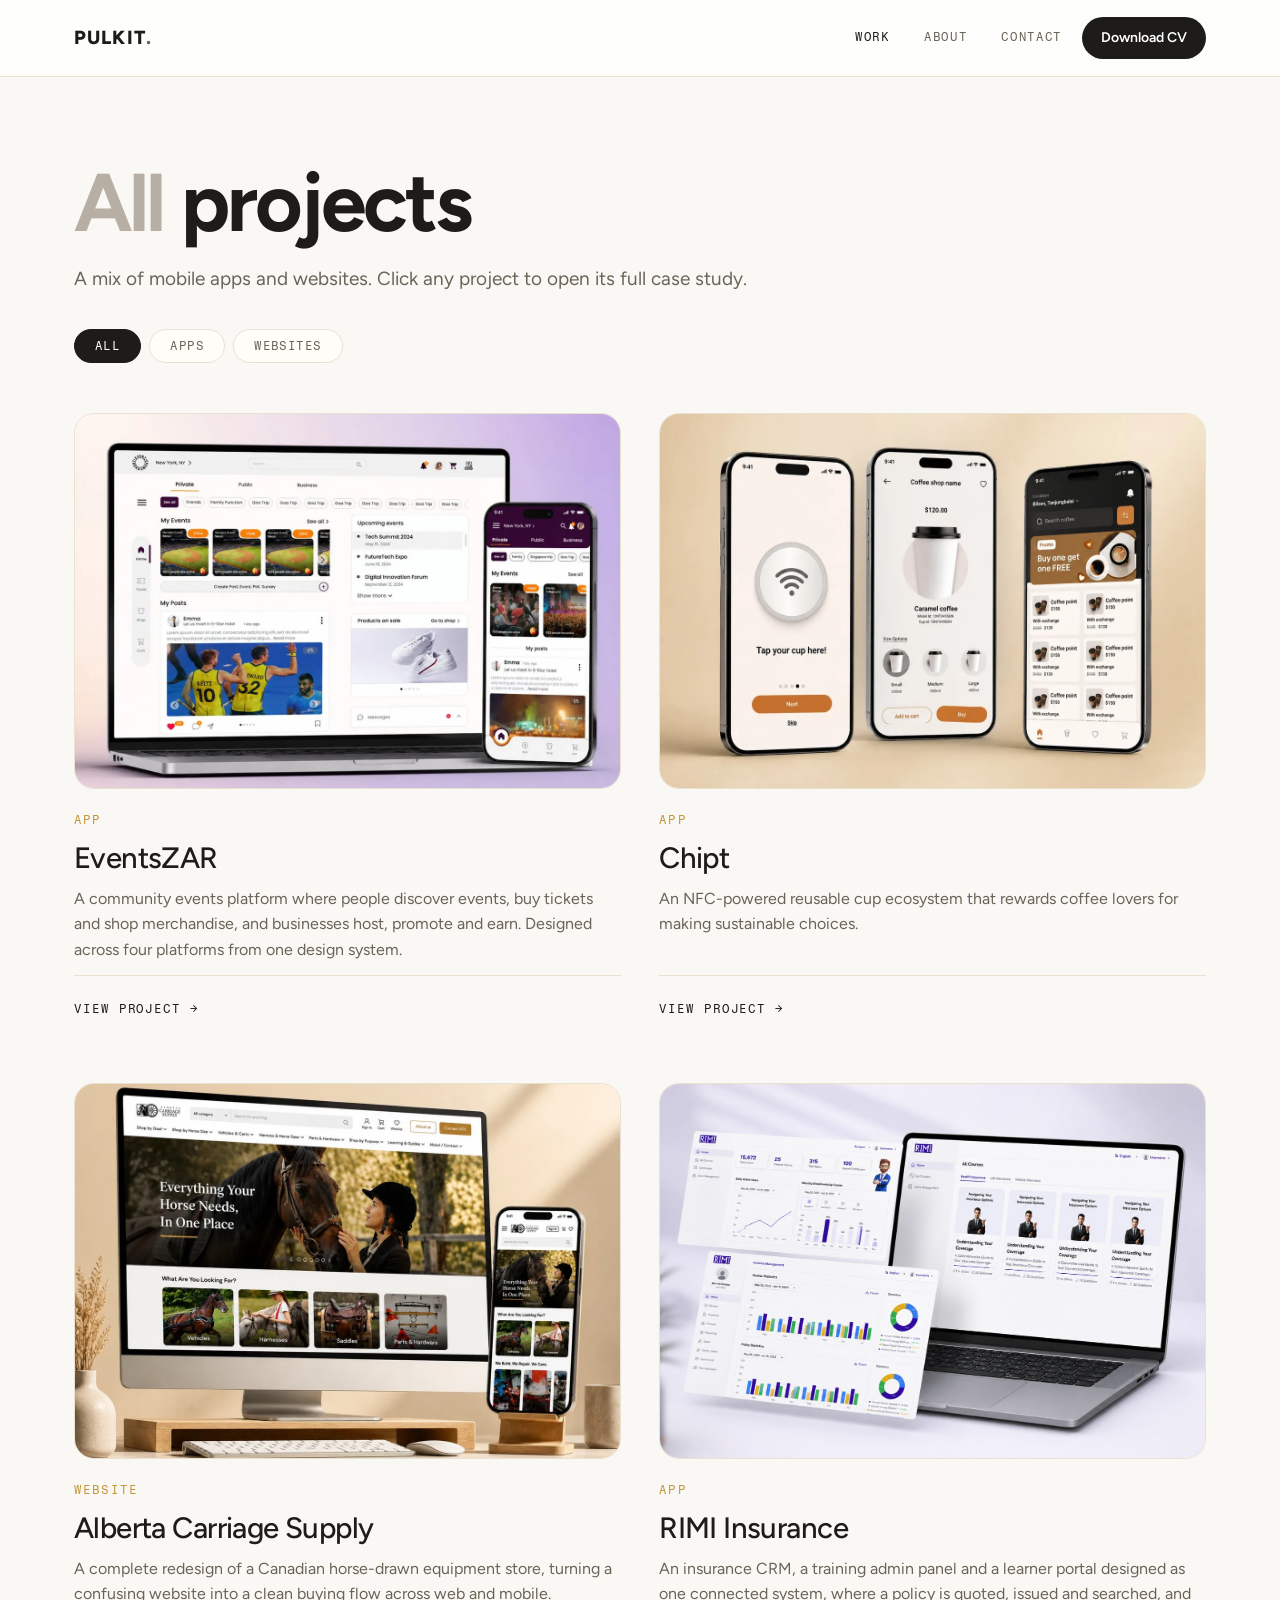
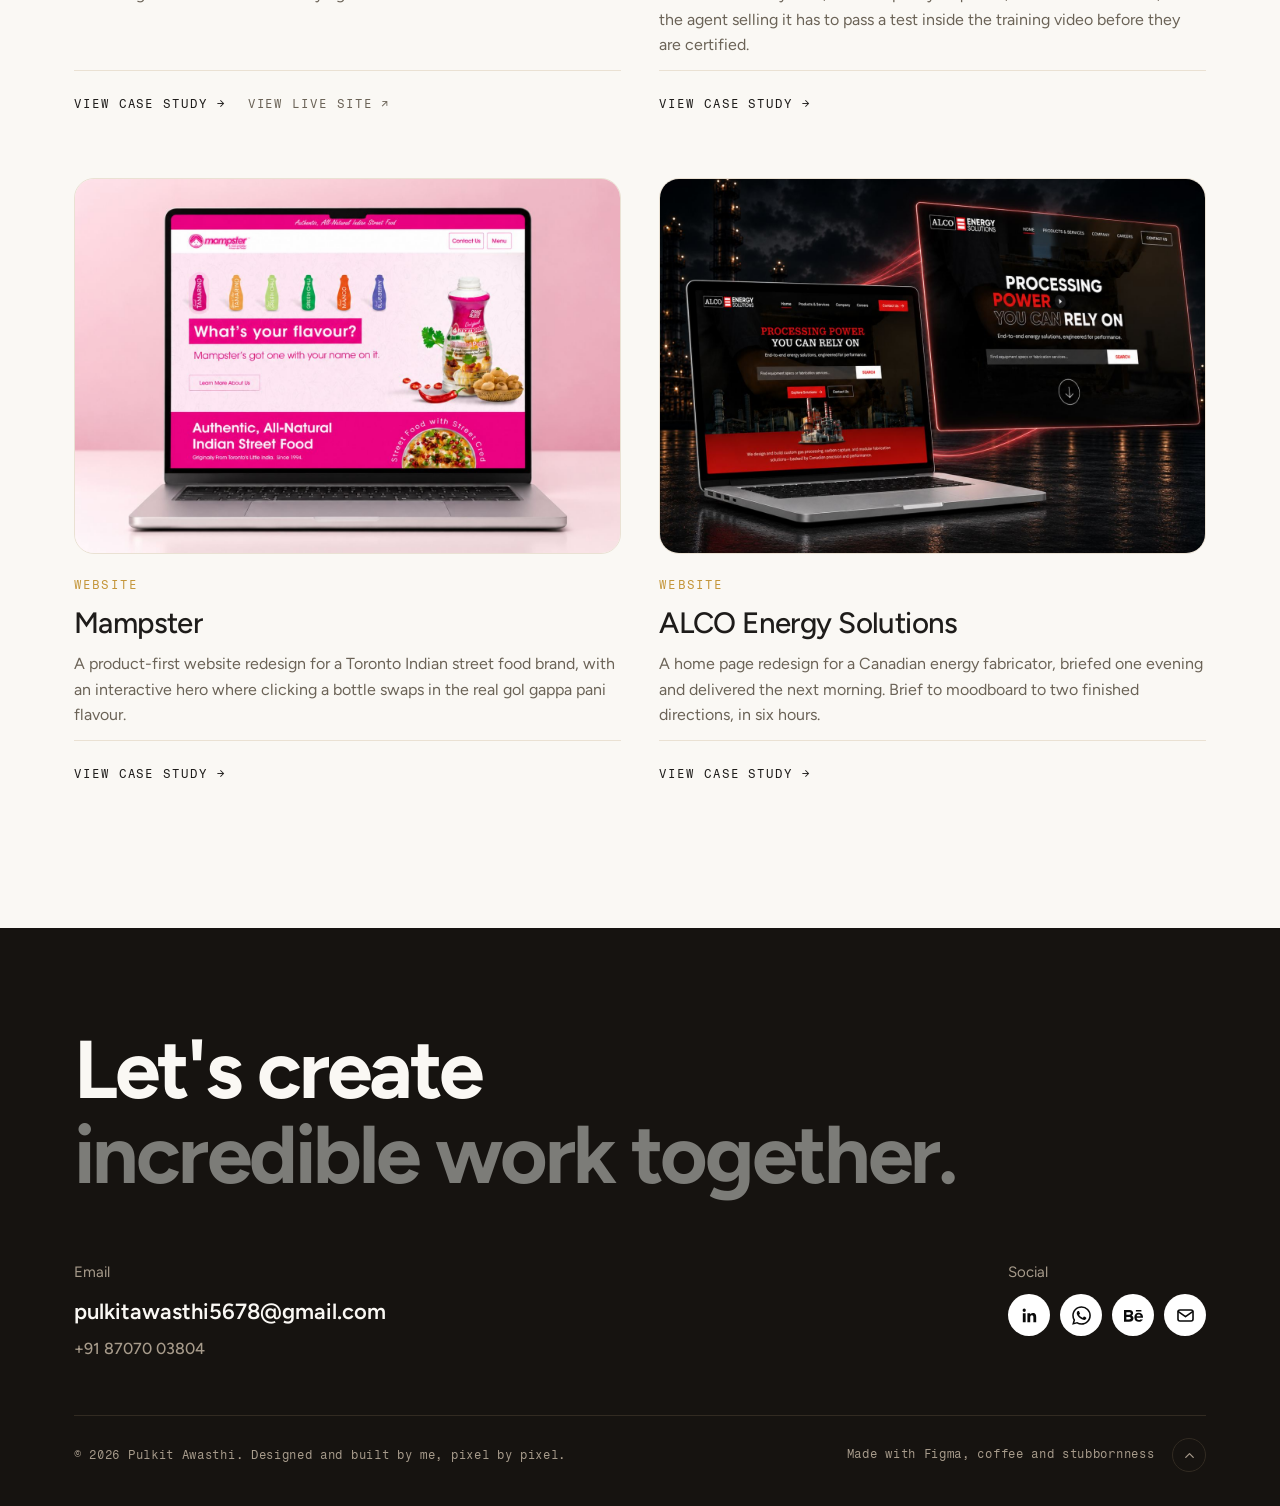
<file: work.html>
<!DOCTYPE html>
<html lang="en">
<head>
  <meta charset="UTF-8" />
  <meta name="viewport" content="width=device-width, initial-scale=1.0" />
  <title>Work | Pulkit Awasthi</title>
  <meta name="description" content="Selected projects and case studies by Pulkit Awasthi, Product & UX/UI Designer." />
  <link rel="icon" type="image/svg+xml" href="images/favicon.svg" />
  <link rel="preconnect" href="https://fonts.googleapis.com" />
  <link rel="preconnect" href="https://fonts.gstatic.com" crossorigin />
  <link href="https://fonts.googleapis.com/css2?family=Figtree:wght@400;500;600;700;800&family=Newsreader:ital,opsz,wght@1,6..72,400;1,6..72,500&family=Fragment+Mono&display=swap" rel="stylesheet" />
  <link rel="stylesheet" href="css/styles.css" />
</head>
<body>

  <!-- NAV -->
  <header class="nav">
    <div class="container nav-inner">
      <a class="logo" href="index.html">PULKIT<span>.</span></a>
      <button class="nav-toggle" aria-label="Menu">&#9776;</button>
      <nav class="nav-links">
        <a href="work.html">Work</a>
        <a href="about.html">About</a>
        <a href="contact.html">Contact</a>
        <a class="btn btn-primary" href="Pulkit_Awasthi_CV.pdf" download>Download CV</a>
      </nav>
    </div>
  </header>

  <!-- PAGE HEAD -->
  <section class="page-head reveal">
    <div class="container">
      <h1><span class="g">All</span> projects</h1>
      <p class="lead">A mix of mobile apps and websites. Click any project to open its full case study.</p>
      <div class="filters">
        <button class="filter active" data-filter="all">All</button>
        <button class="filter" data-filter="app">Apps</button>
        <button class="filter" data-filter="website">Websites</button>
        <button class="filter" data-filter="uxaudit" hidden>UX audits</button>
      </div>
    </div>
  </section>

  <!-- ALL PROJECTS -->
  <section class="section reveal" id="work" style="padding-top:34px">
    <div class="container">
      <div class="pgrid pgrid-2" id="grid"></div>
    </div>
  </section>

  <!-- FOOTER -->
  <footer class="footer">
    <div class="container">
      <h2 class="foot-big"><span class="w js-cycle">Let's create</span><span class="g">incredible work together.</span></h2>
      <div class="foot-cols">
        <div class="fc">
          <div class="flabel">Email</div>
          <a class="fmail" id="footer-email" href="mailto:pulkitawasthi5678@gmail.com">pulkitawasthi5678@gmail.com</a>
          <a class="fphone" id="footer-phone" href="tel:+918707003804">+91 87070 03804</a>
        </div>
        <div class="fc">
          <div class="flabel">Social</div>
          <div class="socials">
            <a id="footer-linkedin" href="#" target="_blank" rel="noopener noreferrer" aria-label="LinkedIn">
              <svg viewBox="0 0 24 24" fill="currentColor" aria-hidden="true"><path d="M20.45 20.45h-3.55v-5.57c0-1.33-.03-3.04-1.85-3.04-1.85 0-2.14 1.45-2.14 2.94v5.67H9.36V9h3.41v1.56h.05c.47-.9 1.63-1.85 3.36-1.85 3.6 0 4.27 2.37 4.27 5.45v6.29zM5.34 7.43a2.06 2.06 0 1 1 0-4.12 2.06 2.06 0 0 1 0 4.12zM7.12 20.45H3.56V9h3.56v11.45z"/></svg>
            </a>
            <a id="footer-whatsapp" href="#" target="_blank" rel="noopener noreferrer" aria-label="WhatsApp">
              <svg viewBox="0 0 24 24" fill="currentColor" aria-hidden="true"><path d="M17.47 14.38c-.3-.15-1.76-.87-2.03-.97-.27-.1-.47-.15-.67.15-.2.3-.77.96-.94 1.16-.17.2-.35.22-.64.08-.3-.15-1.26-.47-2.4-1.48-.88-.79-1.48-1.76-1.65-2.06-.17-.3-.02-.46.13-.6.13-.14.3-.35.44-.52.15-.17.2-.3.3-.5.1-.2.05-.37-.02-.52-.08-.15-.67-1.62-.92-2.22-.24-.58-.49-.5-.67-.51h-.57c-.2 0-.52.07-.8.37-.27.3-1.04 1.02-1.04 2.5 0 1.47 1.07 2.9 1.22 3.1.15.2 2.1 3.2 5.08 4.49.71.3 1.27.49 1.7.63.72.23 1.37.2 1.88.12.57-.09 1.76-.72 2.01-1.42.25-.7.25-1.3.17-1.42-.07-.12-.27-.2-.57-.35zM12.05 21.79h-.01a9.8 9.8 0 0 1-5-1.37l-.36-.21-3.72.97.99-3.62-.23-.37a9.77 9.77 0 0 1-1.5-5.21c0-5.4 4.4-9.79 9.81-9.79a9.73 9.73 0 0 1 6.93 2.87 9.73 9.73 0 0 1 2.87 6.94c0 5.4-4.4 9.79-9.78 9.79zm8.33-18.11A11.7 11.7 0 0 0 12.05.25C5.56.25.28 5.53.28 12.02c0 2.07.54 4.1 1.57 5.89L.18 23.75l5.98-1.57a11.76 11.76 0 0 0 5.88 1.5h.01c6.49 0 11.77-5.28 11.77-11.77 0-3.14-1.22-6.1-3.44-8.23z"/></svg>
            </a>
            <a href="https://www.behance.net/pulkitawasth" target="_blank" rel="noopener noreferrer" aria-label="Behance">
              <svg viewBox="0 0 24 24" fill="currentColor" aria-hidden="true"><path d="M22 7h-7V5h7v2zm1.726 10c-.442 1.297-2.029 3-5.101 3-3.074 0-5.564-1.729-5.564-5.675 0-3.91 2.325-5.92 5.466-5.92 3.082 0 4.964 1.782 5.375 4.426.078.506.109 1.188.095 2.14H15.97c.13 3.211 3.483 3.312 4.588 2.029h3.168zm-7.686-4h4.965c-.105-1.547-1.136-2.219-2.477-2.219-1.466 0-2.277.768-2.488 2.219zm-9.574 6.988H0V5.021h6.953c5.476.081 5.58 5.444 2.72 6.906 3.461 1.26 3.577 8.061-3.207 8.061zM3 11h3.584c2.508 0 2.906-3-.312-3H3v3zm3.391 3H3v3.016h3.341c3.055 0 2.868-3.016.05-3.016z"/></svg>
            </a>
            <a id="footer-mail" href="mailto:pulkitawasthi5678@gmail.com" aria-label="Email">
              <svg viewBox="0 0 24 24" fill="none" stroke="currentColor" stroke-width="2" stroke-linecap="round" stroke-linejoin="round" aria-hidden="true"><rect x="2.5" y="5" width="19" height="14" rx="2.5"/><path d="m3 7 9 6.5L21 7"/></svg>
            </a>
          </div>
        </div>
      </div>
      <div class="foot-rule"></div>
      <div class="foot-small">
        <div>© <span id="yr"></span> Pulkit Awasthi. Designed and built by me, pixel by pixel.</div>
        <div>Made with Figma, coffee and stubbornness
          <button class="to-top" type="button" aria-label="Back to top">
            <svg viewBox="0 0 24 24" fill="none" stroke="currentColor" stroke-width="2" stroke-linecap="round" stroke-linejoin="round" width="15" height="15"><path d="M18 15l-6-6-6 6"/></svg>
          </button>
        </div>
      </div>
    </div>
  </footer>

  <script>document.getElementById("yr").textContent = new Date().getFullYear();</script>
  <!-- The ?v= stamp is bumped automatically on each publish, so browsers cache this file until it actually changes. -->
  <script src="js/projects.js?v=1786552116"></script>
  <script src="js/store.js"></script>
  <script src="js/main.js"></script>
</body>
</html>
</file>
<file: css/styles.css>
/* =========================================================
   Pulkit Awasthi — Portfolio
   Light editorial theme (soft grey page, white cards,
   black pill CTAs, black footer band).
   All colours live here. Change these variables to
   re-theme the entire site.
   ========================================================= */
:root {
  --bg: #FAF8F4;            /* page background                    */
  --bg-soft: #F2EDE3;       /* soft grey blocks (thumbs, inputs)  */
  --surface: #FFFDF8;       /* cards / panels                     */
  --text: #1E1C1A;          /* headings & body                    */
  --muted: #6B6357;         /* secondary text                     */
  --faint: #B8AFA4;         /* the grey half of split headings    */
  --accent: #C4963A;        /* "accent" is black in this theme    */
  --accent-soft: #F0E8DA;   /* tint (badges/hover)                */
  --border: #EAE1D3;        /* hairlines on light                 */

  --dark: #161310;          /* footer band                        */
  --dark-2: #211C16;        /* chips & panels on dark             */
  --dark-border: #322B22;   /* hairlines on dark                  */
  --dark-text: #FAF8F4;     /* primary text on dark               */
  --dark-muted: #A79B8B;    /* secondary text on dark             */

  --radius: 20px;
  --radius-sm: 12px;
  --maxw: 1180px;
  --nav-h: 76px;
  --shadow: 0 1px 2px rgba(0,0,0,.04), 0 12px 30px rgba(0,0,0,.06);
  --shadow-lg: 0 20px 60px rgba(0,0,0,.16);
  --font: "Figtree", -apple-system, BlinkMacSystemFont, "Segoe UI", Roboto, Helvetica, Arial, sans-serif;
  --serif: "Newsreader", Georgia, "Times New Roman", serif;
  --mono: "Fragment Mono", ui-monospace, SFMono-Regular, Menlo, monospace;
  --transition: .25s cubic-bezier(.4,0,.2,1);
}

* { box-sizing: border-box; margin: 0; padding: 0; }
html { scroll-behavior: smooth; }
body {
  font-family: var(--font);
  background: var(--bg);
  color: var(--text);
  line-height: 1.6;
  -webkit-font-smoothing: antialiased;
  text-rendering: optimizeLegibility;
}
img { max-width: 100%; display: block; }
a { color: inherit; text-decoration: none; }
.container { width: 100%; max-width: var(--maxw); margin: 0 auto; padding: 0 24px; }

/* ---------- Typography ---------- */
h1,h2,h3,h4 { line-height: 1.08; letter-spacing: -.025em; font-weight: 700; }
.eyebrow {
  font-family: var(--mono); font-size: 12px; font-weight: 400; letter-spacing: .3em;
  text-transform: uppercase; color: var(--muted);
}
.lead { font-size: 19px; color: var(--muted); }

/* ---------- Buttons ---------- */
.btn {
  display: inline-flex; align-items: center; gap: 8px;
  padding: 13px 26px; border-radius: 100px; font-weight: 600; font-size: 15px;
  border: 1px solid transparent; cursor: pointer; transition: var(--transition);
  font-family: var(--font);
}
.btn-primary { background: var(--text); color: #fff; }
.btn-primary:hover { transform: translateY(-2px); box-shadow: 0 10px 24px rgba(0,0,0,.25); }
.btn-ghost { background: transparent; color: var(--text); border-color: #CFCFCA; }
.btn-ghost:hover { border-color: var(--text); }
.arw { display: inline-block; transition: var(--transition); }
a:hover > .arw { transform: translate(2px, -2px); }

/* ---------- Nav ---------- */
.nav {
  position: sticky; top: 0; z-index: 100;
  background: rgba(255,255,255,.82); backdrop-filter: blur(12px);
  border-bottom: 1px solid var(--border);
  transition: transform .32s ease, opacity .32s ease;
}
/* hidden while the page is being scrolled; shown again the moment scrolling stops */
.nav.is-scrolling { transform: translateY(-100%); opacity: 0; pointer-events: none; }
@media (prefers-reduced-motion: reduce) { .nav { transition: none; } .nav.is-scrolling { transform: none; opacity: 1; pointer-events: auto; } }
.nav-inner { display: flex; align-items: center; justify-content: space-between; height: var(--nav-h); }
.logo { font-weight: 800; font-size: 19px; letter-spacing: .06em; }
.logo span { color: var(--muted); }
.nav-links { display: flex; align-items: center; gap: 6px; }
.nav-links a {
  padding: 8px 14px; border-radius: 100px; font-family: var(--mono); font-size: 12px;
  letter-spacing: .14em; text-transform: uppercase; color: var(--muted); transition: var(--transition);
}
.nav-links a:hover { color: var(--text); }
.nav-links a.active { color: var(--text); }
.nav-links .btn { padding: 9px 18px; font-family: var(--font); font-size: 14px; letter-spacing: 0; text-transform: none; }
.nav-links .btn-primary { color: #fff; }
.nav-links .btn-primary:hover { color: #fff; background: var(--text); }
.nav-toggle { display: none; background: none; border: none; font-size: 24px; cursor: pointer; color: var(--text); }

/* =========================================================
   Hero (light) — availability pill, split-colour title,
   bold-lead paragraph, LinkedIn CTA
   ========================================================= */
.hero {
  position: sticky; top: var(--nav-h); overflow: hidden; text-align: center;
  /* the nav is --nav-h plus its 1px bottom border: match it exactly, or the hero
     is a hair taller than its sticky slot and creeps before it pins */
  min-height: calc(100svh - var(--nav-h) - 1px);
  display: flex; flex-direction: column; justify-content: center;
  padding: 24px 0 40px; z-index: 0;
}
/* the hero is pinned only inside .pin-wrap: the approach section slides over it,
   then the whole wrap scrolls away so the hero never ghosts behind later sections */
.pin-wrap { position: relative; }
.approach, .section, .footer { position: relative; z-index: 2; }
.approach, .section { background: var(--bg); }
.approach { box-shadow: 0 -18px 40px rgba(30,28,26,.05); border-top: 1px solid var(--border); }
.hero .container { position: relative; z-index: 2; }
.hero-fluid { position: absolute; inset: 0; width: 100%; height: 100%; pointer-events: none; z-index: 0; }
/* floating design-tool icons (parallax toward the cursor, gentle bob) */
.hero .float {
  position: absolute; z-index: 1; display: flex; align-items: center; justify-content: center;
  width: 58px; height: 58px; padding: 13px;
  background: var(--surface); border: 1px solid var(--border); border-radius: 16px;
  box-shadow: var(--shadow); will-change: transform;
}
.hero .float svg { width: 100%; height: 100%; }
.hero .float.pill {
  width: auto; height: auto; padding: 10px 18px; border-radius: 100px;
  font-family: var(--mono); font-size: 11px; letter-spacing: .14em; text-transform: uppercase; color: var(--muted);
}
.hero .f1 { top: 22%; left: 9%; }
.hero .f2 { top: 16%; right: 11%; }
.hero .f3 { bottom: 26%; left: 14%; }
.hero .f4 { bottom: 20%; right: 9%; }
.hero .f5 { top: 52%; left: 5%; }
.hero .f6 { top: 56%; right: 5%; }
@media (max-width: 1000px) { .hero .float { display: none; } }
.hero .avail-pill {
  display: inline-flex; align-items: center; gap: 9px;
  background: var(--surface); border: 1px solid var(--border); border-radius: 100px;
  padding: 8px 18px; font-size: 14px; font-weight: 600; box-shadow: var(--shadow);
}
.hero .avail-pill .dot {
  width: 9px; height: 9px; border-radius: 50%; background: #22C55E; position: relative; flex: none;
}
.hero .avail-pill .dot::after {
  content: ""; position: absolute; inset: -4px; border-radius: 50%;
  border: 2px solid rgba(34,197,94,.4); animation: pulse 2s ease-out infinite;
}
@keyframes pulse { 0% { transform: scale(.6); opacity: 1; } 100% { transform: scale(1.3); opacity: 0; } }
.hero-name {
  font-family: var(--mono); font-size: 18px; font-weight: 400; letter-spacing: .3em;
  text-transform: uppercase; color: var(--text); margin: 34px 0 0;
}
.hero-name::after { content: ""; display: block; width: 44px; height: 2px; background: var(--accent); margin: 16px auto 0; }
.hero-role {
  font-family: var(--serif); font-style: italic; font-weight: 500;
  font-size: clamp(34px, 4.4vw, 50px); letter-spacing: -.01em; line-height: 1.12;
  color: var(--text); margin: 26px 0 26px;
}
.hero-role .ln-a { color: var(--text); }
.hero-role .ln-b { color: var(--text); }
/* wide enough to hold the second line of the lead on one line at desktop widths */
.hero-lead { max-width: 900px; margin: 0 auto; font-size: 18px; line-height: 1.65; color: var(--muted); font-weight: 400; }
/* the bold opening phrase owns its own line, the rest of the lead follows underneath */
.hero-lead b { display: block; color: var(--text); font-weight: 700; }
.hero-actions { display: flex; align-items: center; justify-content: center; gap: 14px; margin-top: 36px; flex-wrap: wrap; }
/* ghost CTA: outlined at rest, fills on hover */
.hero-actions .btn { font-size: 16px; padding: 12px 12px 12px 28px; gap: 12px;
  background: transparent; color: var(--text); border: 1.5px solid var(--text); }
.hero-actions .btn .cta-arw {
  width: 32px; height: 32px; border-radius: 50%; background: var(--text); color: var(--bg);
  display: inline-flex; align-items: center; justify-content: center; font-size: 15px;
  transition: var(--transition);
}
/* LinkedIn mark rides in a filled circle, same treatment as the arrow CTA */
.hero-actions .btn .cta-icon {
  width: 32px; height: 32px; border-radius: 50%; background: var(--text); color: var(--bg);
  display: inline-flex; align-items: center; justify-content: center; flex: none;
  transition: var(--transition);
}
.hero-actions .btn .cta-icon svg { width: 16px; height: 16px; display: block; }
.hero-actions .btn:hover { background: var(--text); color: var(--bg); transform: none; box-shadow: none; }
.hero-actions .btn:hover .cta-arw { background: var(--bg); color: var(--text); transform: translate(3px, -3px); }
.hero-actions .btn:hover .cta-icon { background: var(--bg); color: var(--text); }
.hero-meta { margin-top: 26px; display: flex; justify-content: center; gap: 10px; flex-wrap: wrap; }
.pbadge {
  display: inline-flex; align-items: center; gap: 8px;
  border: 1px solid var(--border); background: var(--surface); border-radius: 100px;
  padding: 7px 15px; font-family: var(--mono); font-size: 11.5px; letter-spacing: .1em;
  text-transform: uppercase; color: var(--muted);
}

/* =========================================================
   Approach — statement with grey → dark word reveal
   ========================================================= */
/* same vertical rhythm as .section, so the gap into Selected projects matches
   the gap from projects into Experience */
.approach { padding: clamp(56px, 9vh, 110px) 0; }
.approach .statement {
  font-size: clamp(26px, 3.6vw, 46px); font-weight: 600; line-height: 1.32;
  letter-spacing: -.02em; max-width: 100%; margin-top: 26px;
}
.approach .word { opacity: .13; transition: opacity .18s linear; }
@media (prefers-reduced-motion: reduce) { .approach .word { opacity: 1 !important; } }

/* =========================================================
   Projects — card grid
   ========================================================= */
.section { padding: clamp(56px, 9vh, 110px) 0; }
.section-head { display: flex; align-items: end; justify-content: space-between; gap: 20px; margin-bottom: 40px; flex-wrap: wrap; }
.section-head h2 { font-size: clamp(34px, 4.6vw, 58px); letter-spacing: -.03em; }
.section-head h2 .g { color: var(--faint); }
.section-head .head-link {
  font-family: var(--mono); font-size: 12px; letter-spacing: .16em; text-transform: uppercase;
  color: var(--muted); padding-bottom: 8px;
}
.section-head .head-link:hover { color: var(--text); }

/* vertical project rows, one per line: text left, big thumbnail right */
.pgrid { display: grid; grid-template-columns: 1fr; gap: clamp(56px, 8vw, 110px); }
.pcard {
  background: transparent; border: none; cursor: pointer;
  display: grid; grid-template-columns: 1fr 1.15fr; gap: clamp(28px, 5vw, 70px); align-items: center;
}
@media (max-width: 860px) { .pcard { grid-template-columns: 1fr; gap: 22px; } .pcard .pthumb { order: -1; } }
.pcard:focus-visible { outline: 2px solid var(--text); outline-offset: 6px; }
.pcard .pthumb {
  aspect-ratio: 16 / 11.5; background: var(--bg-soft); overflow: hidden;
  border-radius: 24px; border: 1px solid var(--border);
}
.pcard .pthumb img { width: 100%; height: 100%; object-fit: cover; transition: transform .6s cubic-bezier(.4,0,.2,1); }
.pcard:hover .pthumb img { transform: scale(1.03); }
.pcard .pthumb .ph {
  height: 100%; display: flex; align-items: center; justify-content: center;
  color: var(--muted); font-weight: 700; font-size: 18px; opacity: .55; padding: 20px; text-align: center;
}
.pcard .pbody { display: flex; flex-direction: column; gap: 14px; }
.pcard .plabels { display: flex; justify-content: space-between; gap: 16px; font-family: var(--mono); font-size: 12px; letter-spacing: .18em; text-transform: uppercase; }
.pcard .plabels .pl-a { color: var(--accent); }
.pcard .plabels .pl-b { color: var(--faint); }
.pcard .pkicker { font-family: var(--mono); font-size: 11px; letter-spacing: .18em; text-transform: uppercase; color: var(--accent); }
.pcard h3 { font-size: clamp(28px, 3.4vw, 42px); font-weight: 500; letter-spacing: -.02em; }
.pcard .psummary { color: var(--muted); font-size: 17px; line-height: 1.65; max-width: 52ch; }
.pcard .prule { border-top: 1px solid var(--border); margin-top: 6px; }
.pgrid-cta {
  display: flex; justify-content: center; margin-top: 56px; padding: 26px 0;
  border-top: 1px solid var(--border); border-bottom: 1px solid var(--border);
}
.pgrid-cta a {
  display: inline-flex; align-items: center; gap: 10px;
  font-family: var(--mono); font-size: 13px; letter-spacing: .18em; text-transform: uppercase;
  color: var(--text);
}
.pgrid-cta a .arw { transition: transform .25s ease; }
.pgrid-cta a:hover { color: var(--accent); }
.pgrid-cta a:hover .arw { transform: translateX(6px); }
.pcard .plinks { display: flex; align-items: baseline; gap: 28px; flex-wrap: wrap; }
.pcard .plink {
  padding-top: 12px; font-family: var(--mono); font-size: 12px;
  letter-spacing: .16em; text-transform: uppercase; color: var(--text);
}
.pcard .plink:hover { color: var(--accent); }
.pcard .plink.sec { color: var(--muted); }
.pcard .plink.sec:hover { color: var(--text); }

/* ---------- Work page: two-up vertical cards (thumbnail on top, copy below) ---------- */
.pgrid.pgrid-2 {
  grid-template-columns: repeat(2, 1fr);
  gap: clamp(46px, 5vw, 72px) clamp(24px, 3vw, 40px);
}
.pgrid.pgrid-2 .pcard {
  display: flex; flex-direction: column; align-items: stretch; gap: 22px; height: 100%;
}
.pgrid.pgrid-2 .pcard .pthumb { order: -1; aspect-ratio: 16 / 11; border-radius: 20px; }
.pgrid.pgrid-2 .pcard .pbody { flex: 1; gap: 12px; }
.pgrid.pgrid-2 .pcard h3 { font-size: clamp(24px, 2.3vw, 32px); }
.pgrid.pgrid-2 .pcard .psummary { font-size: 16px; line-height: 1.6; max-width: none; }
/* rule + CTAs sit at the card foot so every card in a row lines up */
.pgrid.pgrid-2 .pcard .prule { margin-top: auto; }
.pgrid.pgrid-2 .pcard .plinks { gap: 22px; }
@media (max-width: 720px) {
  .pgrid.pgrid-2 { grid-template-columns: 1fr; gap: 48px; }
}

.tslide .tq::before { content: "\201C"; display: block; font-size: 58px; line-height: .55; color: var(--accent); margin-bottom: 16px; }
.tslide .tn { font-family: var(--mono); font-size: 12px; letter-spacing: .16em; text-transform: uppercase; color: var(--text); }
.tslide .tr { font-size: 14px; color: var(--muted); margin-top: 3px; }
.tslide .twho { margin-top: auto; padding-top: 22px; }
.tnav { display: flex; align-items: center; gap: 12px; }
.tbtn {
  width: 46px; height: 46px; border-radius: 50%; border: 1px solid var(--border);
  background: var(--bg); color: var(--text); font-size: 17px; cursor: pointer;
  display: inline-flex; align-items: center; justify-content: center; transition: var(--transition);
}
.tbtn:hover { background: var(--text); color: var(--bg); border-color: var(--text); }
.empty { color: var(--muted); padding: 30px 0; }

/* ---------- Work page filters ---------- */
.page-head { padding: clamp(56px, 9vh, 100px) 0 10px; }
.page-head h1 { font-size: clamp(40px, 6.4vw, 84px); letter-spacing: -.035em; max-width: 16ch; }
.page-head h1 .g { color: var(--faint); }
.page-head .lead { margin-top: 18px; max-width: 60ch; }
.filters { display: flex; gap: 8px; margin: 34px 0 6px; flex-wrap: wrap; }
.filter {
  border: 1px solid var(--border); background: var(--surface); border-radius: 100px;
  padding: 9px 20px; font-family: var(--mono); font-size: 12px; letter-spacing: .12em;
  text-transform: uppercase; color: var(--muted); cursor: pointer; transition: var(--transition);
}
.filter:hover { color: var(--text); border-color: var(--text); }
.filter.active { background: var(--text); border-color: var(--text); color: #fff; }

/* =========================================================
   Experience — sticky left intro, stacking cards right
   ========================================================= */
.xp-grid { display: grid; grid-template-columns: minmax(300px, 1fr) minmax(0, 1.25fr); gap: clamp(36px, 5vw, 84px); align-items: start; }
.xp-left { position: sticky; top: calc(var(--nav-h) + 34px); }
.xp-left h2 { font-size: clamp(34px, 4.6vw, 58px); letter-spacing: -.03em; }
.xp-left h2 .g { color: var(--faint); }
.xp-left .xp-desc { color: var(--muted); font-size: 16.5px; margin-top: 18px; max-width: 42ch; }
.xp-left .xp-sub {
  font-family: var(--mono); font-size: 11.5px; letter-spacing: .22em; text-transform: uppercase;
  color: var(--muted); margin: 34px 0 14px;
}
.tools-row { display: flex; flex-wrap: wrap; gap: 10px; }
.tool-chip {
  display: inline-flex; align-items: center; gap: 10px;
  background: var(--surface); border: 1px solid var(--border); border-radius: 14px;
  padding: 10px 16px 10px 12px; font-weight: 600; font-size: 14.5px;
}
.tool-chip .ticon { width: 22px; height: 22px; display: flex; align-items: center; justify-content: center; flex: none; }
.tool-chip .ticon svg { width: 100%; height: 100%; }
.tool-chip .ticon.badge {
  border-radius: 6px; font-weight: 800; font-size: 11px; color: #fff; letter-spacing: 0;
}
.edu-card { border-top: 1px solid var(--border); padding-top: 16px; max-width: 42ch; }
.edu-card .deg { font-weight: 700; font-size: 16px; }
.edu-card .sch { color: var(--muted); font-size: 14.5px; margin-top: 3px; }

.xp-stack { display: flex; flex-direction: column; gap: 22px; }
.xp-card {
  position: sticky; /* JS sets a per-card top offset so earlier titles stay visible */
  background: var(--surface); border: 1px solid var(--border); border-radius: var(--radius);
  padding: 28px 30px; box-shadow: var(--shadow);
}
.xp-card .xp-top { display: flex; justify-content: space-between; gap: 16px; align-items: baseline; flex-wrap: wrap; }
.xp-card .co { font-size: 21px; font-weight: 700; letter-spacing: -.02em; }
.xp-card .when { font-family: var(--mono); font-size: 11.5px; letter-spacing: .12em; text-transform: uppercase; color: var(--muted); white-space: nowrap; }
.xp-card .role { color: var(--text); font-weight: 600; font-size: 15px; margin-top: 2px; }
.xp-card .loc { color: var(--muted); font-weight: 400; }
.xp-card p { color: var(--muted); font-size: 15.5px; margin-top: 14px; }

/* =========================================================
   About page
   ========================================================= */
.about-hero { padding: clamp(64px, 10vh, 120px) 0 clamp(30px, 5vh, 60px); }
.about-hero h1 { font-size: clamp(42px, 6.6vw, 88px); letter-spacing: -.035em; }
.about-hero h1 .g { color: var(--faint); }
.about-hero .about-text {
  max-width: 62ch; font-size: clamp(18px, 2.1vw, 22px); line-height: 1.55;
  color: var(--muted); font-weight: 600; margin-top: 26px;
}
.about-hero .about-text b { color: var(--text); font-weight: 700; }
.work-link-row { padding: 0 0 clamp(70px, 10vh, 120px); }
.work-link-row a {
  display: flex; align-items: center; justify-content: space-between; gap: 20px;
  border-top: 1px solid var(--border); border-bottom: 1px solid var(--border);
  padding: 34px 6px; font-size: clamp(26px, 3.6vw, 44px); font-weight: 700; letter-spacing: -.025em;
  transition: var(--transition);
}
.work-link-row a:hover { padding-left: 18px; color: var(--text); }
.work-link-row .arw { font-size: .9em; }

/* =========================================================
   Contact page — takeaway card
   ========================================================= */
.contact-wrap { padding: clamp(56px, 9vh, 100px) 0 clamp(80px, 12vh, 140px); }
.contact-grid { display: grid; grid-template-columns: 1.1fr .9fr; gap: clamp(36px, 6vw, 90px); align-items: center; }
.contact-copy h1 { font-size: clamp(40px, 6vw, 78px); letter-spacing: -.035em; }
.contact-copy h1 .g { color: var(--faint); }
.contact-copy .lead { margin-top: 20px; max-width: 46ch; }
.contact-ctas { display: flex; gap: 14px; margin-top: 34px; flex-wrap: wrap; }
.contact-ctas .btn { font-size: 16px; padding: 15px 30px; }

.take-card {
  background: var(--surface); border: 1px solid var(--border); border-radius: 24px;
  padding: 34px; box-shadow: var(--shadow-lg); position: relative; overflow: hidden;
}
.take-card::before {
  content: ""; position: absolute; top: 0; left: 0; right: 0; height: 6px; background: var(--text);
}
.take-card .tk-label { font-family: var(--mono); font-size: 11px; letter-spacing: .22em; text-transform: uppercase; color: var(--muted); }
.take-card .tk-name { font-size: 28px; font-weight: 800; letter-spacing: -.02em; margin-top: 14px; }
.take-card .tk-role { color: var(--muted); font-weight: 600; margin-top: 2px; font-size: 15px; }
.take-card .tk-rows { margin-top: 24px; border-top: 1px solid var(--border); }
.take-card .fitem { border-bottom: 1px solid var(--border); margin: 0; padding: 13px 2px; }
.take-card .tk-foot { display: flex; gap: 8px; margin-top: 22px; flex-wrap: wrap; }
.take-card .pbadge { background: var(--bg); }

/* =========================================================
   Footer — black band (big two-tone line, email + socials)
   ========================================================= */
.footer { background: var(--dark); color: var(--dark-text); padding: clamp(70px, 11vh, 130px) 0 34px; margin-top: clamp(40px, 7vh, 80px); }
.foot-big { font-size: clamp(40px, 6.4vw, 88px); font-weight: 700; letter-spacing: -.035em; line-height: 1.04; }
.foot-big .w { color: var(--dark-text); display: block; transition: opacity .4s ease, transform .4s ease; }
.foot-big .w.out { opacity: 0; transform: translateY(14px); }
@media (prefers-reduced-motion: reduce) { .foot-big .w { transition: none; } }
.foot-big .g { color: #7C7C78; display: block; }
.foot-cols { display: flex; justify-content: space-between; gap: 40px; flex-wrap: wrap; margin-top: clamp(40px, 7vh, 70px); }
.flabel { color: var(--dark-muted); font-size: 15px; margin-bottom: 10px; }
.fmail { font-size: clamp(18px, 2.2vw, 22px); font-weight: 600; color: var(--dark-text); }
.fmail:hover { text-decoration: underline; }
.fphone { display: block; color: var(--dark-muted); font-weight: 500; margin-top: 6px; }
.fphone:hover { color: var(--dark-text); }
.socials { display: flex; gap: 10px; }
.socials a {
  width: 42px; height: 42px; border-radius: 50%; background: #fff; color: #0A0A0A;
  display: inline-flex; align-items: center; justify-content: center; transition: var(--transition);
}
.socials a:hover { transform: translateY(-3px); }
.socials svg { width: 19px; height: 19px; }
.foot-rule { border-top: 1px solid var(--dark-border); margin-top: clamp(36px, 6vh, 60px); }
.foot-small {
  display: flex; justify-content: space-between; align-items: center; gap: 14px; flex-wrap: wrap;
  padding-top: 22px; color: var(--dark-muted); font-family: var(--mono); font-size: 11.5px; letter-spacing: .06em;
}
.foot-small .to-top {
  border: 1px solid var(--dark-border); background: none; color: var(--dark-muted); border-radius: 50%;
  width: 34px; height: 34px; display: inline-flex; align-items: center; justify-content: center;
  cursor: pointer; transition: var(--transition); margin-left: 10px; vertical-align: middle;
}
.foot-small .to-top:hover { color: var(--dark-text); border-color: var(--dark-text); }
.fitem {
  display: flex; align-items: center; gap: 10px; font-size: 16px; font-weight: 500;
  color: var(--text); margin-bottom: 10px;
}
.fitem a:hover { text-decoration: underline; }
.copy-btn {
  border: 1px solid var(--border); background: none; border-radius: 6px; width: 24px; height: 24px;
  display: inline-flex; align-items: center; justify-content: center; cursor: pointer;
  color: var(--muted); transition: var(--transition); flex: none;
}
.copy-btn:hover { border-color: var(--text); color: var(--text); }
.copy-btn.copied { border-color: #16a34a; color: #16a34a; }

/* ---------- Scroll reveal ---------- */
.reveal { opacity: 0; transform: translateY(34px); transition: opacity .75s cubic-bezier(.22,1,.36,1), transform .75s cubic-bezier(.22,1,.36,1); }
.reveal.in { opacity: 1; transform: none; }
.item-reveal { opacity: 0; transform: translateY(18px); transition: opacity .6s ease, transform .6s ease; }
.item-reveal.in { opacity: 1; transform: none; }
@media (prefers-reduced-motion: reduce) {
  .reveal, .item-reveal { opacity: 1 !important; transform: none !important; transition: none !important; }
  .hero .avail-pill .dot::after { animation: none; }
}

/* =========================================================
   Case study page
   ========================================================= */
.cs-hero { padding: 60px 0 40px; }
.cs-back {
  color: var(--muted); font-family: var(--mono); font-size: 12px; letter-spacing: .16em; text-transform: uppercase;
  display: inline-flex; gap: 6px; align-items: center; margin-bottom: 30px;
}
.cs-back:hover { color: var(--text); }
.cs-hero h1 { font-size: clamp(34px, 6vw, 62px); max-width: 18ch; margin: 14px 0 20px; }
.cs-hero .lead { max-width: 62ch; }
.cs-meta { display: flex; gap: 44px; flex-wrap: wrap; margin-top: 34px; padding-top: 30px; border-top: 1px solid var(--border); }
.cs-meta .k { font-family: var(--mono); font-size: 11px; letter-spacing: .2em; text-transform: uppercase; color: var(--muted); margin-bottom: 4px; }
.cs-meta .v { font-weight: 600; font-size: 15px; }
.cs-cover { border-radius: var(--radius); overflow: hidden; margin: 44px 0; border: 1px solid var(--border); background: var(--surface); }
.cs-cover img { width: 100%; }
.cs-cover .ph { padding: 120px 20px; text-align: center; color: var(--muted); font-weight: 700; font-size: 22px; opacity: .5; }

.cs-embed { max-width: var(--maxw); margin: 52px auto 10px; padding: 0 24px; }
.cs-embed .inner { margin: 0 0 18px; }
.cs-embed .inner h2 { font-size: 28px; }
.cs-embed .frame {
  position: relative; width: 100%; height: 82vh; min-height: 480px; overflow: hidden;
  background: #111; border: 1px solid var(--border); border-radius: var(--radius); box-shadow: var(--shadow);
}
.cs-embed .frame.portrait { height: 88vh; }
.cs-embed iframe { position: absolute; inset: 0; width: 100% !important; height: 100% !important; border: 0; }

/* preview-mode banner */
.preview-bar {
  position: fixed; bottom: 0; left: 0; right: 0; z-index: 200; text-align: center;
  font-size: 13px; font-weight: 600; padding: 9px 16px; line-height: 1.4;
}
.preview-bar.ok { background: #ECFDF3; color: #067647; border-top: 1px solid #ABEFC6; }
.preview-bar.warn { background: #FEF3F2; color: #B42318; border-top: 1px solid #FECDCA; }

.cs-body { display: grid; grid-template-columns: 1fr; gap: 0; max-width: 760px; margin: 0 auto; }
.cs-block { padding: 40px 0; border-bottom: 1px solid var(--border); }
.cs-block:last-child { border-bottom: none; }
.cs-block h2 { font-size: 28px; margin-bottom: 16px; }
.cs-block p { color: var(--muted); font-size: 17px; margin-bottom: 14px; }
.cs-block ul { color: var(--muted); font-size: 17px; padding-left: 20px; }
.cs-block li { margin-bottom: 8px; }

.cs-gallery { max-width: var(--maxw); margin: 20px auto; display: grid; grid-template-columns: repeat(2,1fr); gap: 24px; }
.cs-gallery.full { grid-template-columns: 1fr; }
.cs-gallery figure { border-radius: var(--radius); overflow: hidden; border: 1px solid var(--border); background: var(--surface); }
.cs-gallery figure .ph { padding: 90px 20px; text-align: center; color: var(--muted); font-weight: 700; opacity: .5; }
.cs-nav { display: flex; justify-content: space-between; gap: 16px; padding: 50px 0; border-top: 1px solid var(--border); }
.cs-nav a { color: var(--muted); font-weight: 600; }
.cs-nav a:hover { color: var(--text); }
.cs-nav a b { display: block; color: var(--text); font-size: 18px; margin-top: 4px; }

/* =========================================================
   Admin / CMS  (light theme, monochrome accents)
   ========================================================= */
.admin-wrap { display: grid; grid-template-columns: 420px 1fr; gap: 40px; align-items: start; }
.admin-form { background: var(--surface); border: 1px solid var(--border); border-radius: var(--radius); padding: 30px; position: sticky; top: 90px; }
.admin-form h3 { margin-bottom: 6px; }
.admin-form .hint { color: var(--muted); font-size: 14px; margin-bottom: 22px; }
.field { margin-bottom: 18px; }
.field label { display: block; font-weight: 600; font-size: 14px; margin-bottom: 7px; }
.field label small { color: var(--muted); font-weight: 400; }
.field input, .field textarea, .field select {
  width: 100%; padding: 11px 14px; border: 1px solid var(--border); border-radius: var(--radius-sm);
  font-family: var(--font); font-size: 14px; background: var(--bg-soft); color: var(--text); transition: var(--transition);
}
.field input:focus, .field textarea:focus, .field select:focus { outline: none; border-color: var(--text); background: var(--surface); }
.field textarea { resize: vertical; min-height: 80px; }
.drop {
  border: 2px dashed var(--border); border-radius: var(--radius-sm); padding: 22px; text-align: center;
  color: var(--muted); font-size: 14px; cursor: pointer; transition: var(--transition);
}
.drop:hover, .drop.over { border-color: var(--text); color: var(--text); background: var(--accent-soft); }
.thumbs { display: flex; flex-wrap: wrap; gap: 8px; margin-top: 10px; }
.thumbs .t { position: relative; width: 66px; height: 50px; border-radius: 8px; overflow: hidden; border: 1px solid var(--border); }
.thumbs .t img { width: 100%; height: 100%; object-fit: cover; }
.thumbs .t button { position: absolute; top: 2px; right: 2px; background: rgba(0,0,0,.6); color: #fff; border: none; border-radius: 50%; width: 18px; height: 18px; font-size: 11px; cursor: pointer; line-height: 1; }
.admin-actions { display: flex; gap: 10px; flex-wrap: wrap; margin-top: 8px; }
.admin-actions .btn { flex: 1; justify-content: center; }
.btn-sm { padding: 9px 16px; font-size: 14px; }

.admin-list h3 { margin-bottom: 4px; }
.admin-list .hint { color: var(--muted); font-size: 14px; margin-bottom: 20px; }
.row {
  display: flex; align-items: center; gap: 14px; padding: 14px; background: var(--surface);
  border: 1px solid var(--border); border-radius: var(--radius-sm); margin-bottom: 12px;
}
.list-head { display: flex; align-items: center; justify-content: space-between; gap: 14px; margin-bottom: 10px; }
.list-head .btn { padding: 9px 18px; font-size: 13.5px; }
.add-choice { border: 1px solid var(--border); border-radius: var(--radius-sm); padding: 18px; margin: 4px 0 16px; background: var(--bg-soft); }
.add-choice > b { font-size: 14px; }
.add-choice .ac-row { display: grid; grid-template-columns: 1fr 1fr; gap: 10px; margin: 12px 0 10px; }
@media (max-width: 700px) { .add-choice .ac-row { grid-template-columns: 1fr; } }
.add-choice .ac-row button { text-align: left; border: 1px solid var(--border); background: var(--surface); border-radius: 10px; padding: 14px 16px; cursor: pointer; font-family: var(--font); transition: var(--transition); }
.add-choice .ac-row button:hover { border-color: var(--text); }
.add-choice .ac-row button b { display: block; font-size: 14.5px; margin-bottom: 4px; color: var(--text); }
.add-choice .ac-row button span { font-size: 12.5px; color: var(--muted); line-height: 1.5; }
.add-choice .ac-cancel { border: none; background: none; color: var(--muted); font-size: 12.5px; cursor: pointer; text-decoration: underline; font-family: var(--font); }
.rtag { display: inline-block; font-family: var(--mono); font-size: 9.5px; letter-spacing: .1em; text-transform: uppercase; padding: 2px 8px; border-radius: 100px; background: var(--bg-soft); color: var(--muted); border: 1px solid var(--border); vertical-align: 2px; margin-left: 6px; }
.rtag-html { background: #FFF3E2; border-color: #F3D4A6; color: #9A5B00; }
.row .rhandle { cursor: grab; color: var(--faint); font-size: 15px; padding: 0 2px; flex-shrink: 0; user-select: none; -webkit-user-select: none; }
.row .rhandle:hover { color: var(--text); }
.row.dragging { opacity: .45; border-style: dashed; }
.row.dragging * { pointer-events: none; }
.row .rmedia { width: 74px; height: 54px; border-radius: 8px; overflow: hidden; flex-shrink: 0; background: var(--bg-soft); display:flex;align-items:center;justify-content:center; }
.row .rmedia img { width: 100%; height: 100%; object-fit: cover; }
.row .rmedia .ph { color: var(--muted); font-weight: 700; font-size: 12px; }
.row .rinfo { flex: 1; min-width: 0; }
.row .rinfo b { font-size: 16px; }
.row .rinfo span { display: block; color: var(--muted); font-size: 13px; }
.row .feat-check {
  display: inline-flex; align-items: center; gap: 6px; flex: none; white-space: nowrap;
  font-size: 12px; font-weight: 600; color: var(--muted); cursor: pointer; margin-right: 6px;
}
.row .feat-check input { width: 15px; height: 15px; accent-color: var(--text); cursor: pointer; }
.row .ractions { display: flex; gap: 8px; }
.row .ractions button { border: 1px solid var(--border); background: var(--bg-soft); border-radius: 8px; padding: 7px 12px; font-size: 13px; font-weight: 600; cursor: pointer; color: var(--text); font-family: var(--font); transition: var(--transition); }
.row .ractions button:hover { border-color: var(--text); color: var(--text); }
.row .ractions .del:hover { border-color: #e11d48; color: #e11d48; }

/* CMS tabs + content editor */
.tabs { display: flex; gap: 6px; margin-bottom: 26px; border-bottom: 1px solid var(--border); }
.tab {
  padding: 12px 20px; font-weight: 600; font-size: 15px; color: var(--muted); cursor: pointer;
  background: none; border: none; border-bottom: 2px solid transparent; font-family: var(--font); margin-bottom: -1px;
}
.tab:hover { color: var(--text); }
.tab.active { color: var(--text); border-bottom-color: var(--text); }
.tabpane { display: none; }
.tabpane.active { display: block; }
.cms-group { background: var(--surface); border: 1px solid var(--border); border-radius: var(--radius); padding: 26px; margin-bottom: 20px; }
.cms-group > h3 { margin-bottom: 4px; }
.cms-group > .hint { color: var(--muted); font-size: 14px; margin-bottom: 18px; }
.grid2 { display: grid; grid-template-columns: 1fr 1fr; gap: 16px; }
.check { display: flex; align-items: center; gap: 10px; font-weight: 600; font-size: 14px; cursor: pointer; }
.check input { width: 18px; height: 18px; accent-color: var(--text); }
.rowcard { border: 1px solid var(--border); border-radius: var(--radius-sm); padding: 16px 16px 4px; margin-bottom: 12px; background: var(--bg-soft); position: relative; }
.rowcard .rm {
  position: absolute; top: 12px; right: 12px; border: 1px solid var(--border); background: var(--surface);
  border-radius: 8px; padding: 5px 11px; font-size: 12px; font-weight: 600; cursor: pointer; color: #e11d48; font-family: var(--font);
}
.rowcard .rm:hover { border-color: #e11d48; }
.addbtn {
  border: 1px dashed var(--border); background: var(--bg-soft); border-radius: var(--radius-sm); padding: 12px;
  width: 100%; font-weight: 600; cursor: pointer; color: var(--text); font-family: var(--font); font-size: 14px; transition: var(--transition);
}
.addbtn:hover { border-color: var(--text); background: var(--accent-soft); }
.save-bar { position: sticky; bottom: 0; background: var(--bg); padding: 16px 0; border-top: 1px solid var(--border); display: flex; gap: 12px; align-items: center; z-index: 5; }
@media (max-width: 700px) { .grid2 { grid-template-columns: 1fr; } }

.callout { background: var(--accent-soft); border-radius: var(--radius-sm); padding: 18px 20px; font-size: 14px; color: var(--text); margin-bottom: 24px; line-height: 1.7; }
.callout b { color: var(--text); }

.toast {
  position: fixed; bottom: 24px; left: 50%; transform: translateX(-50%) translateY(100px);
  background: var(--text); color: #fff; padding: 14px 24px; border-radius: 100px; font-weight: 600;
  font-size: 14px; box-shadow: var(--shadow-lg); transition: var(--transition); z-index: 200;
}
.toast.show { transform: translateX(-50%) translateY(0); }

/* admin page uses the shared sticky nav */
.admin-page .nav { position: sticky; background: rgba(255,255,255,.85); border-bottom: 1px solid var(--border); }

/* ---------- Responsive ---------- */
@media (max-width: 900px) {
  .pgrid { grid-template-columns: 1fr; }
  .xp-grid { grid-template-columns: 1fr; }
  .xp-left { position: static; }
  .contact-grid { grid-template-columns: 1fr; }
  .admin-wrap { grid-template-columns: 1fr; }
  .admin-form { position: static; }
  .cs-gallery { grid-template-columns: 1fr; }
  .nav-links { display: none; position: absolute; top: var(--nav-h); left: 0; right: 0; flex-direction: column; background: var(--surface); border-bottom: 1px solid var(--border); padding: 16px 24px; gap: 6px; }
  .nav-links.open { display: flex; }
  .nav-links a { width: 100%; }
  .nav-toggle { display: block; }
}
/* ---------- Mobile: tighter vertical rhythm ---------- */
@media (max-width: 700px) {
  .hero { padding: 46px 0 54px; }
  .hero h1 { margin: 20px 0 22px; }
  .hero-actions { margin-top: 26px; }
  .hero-meta { margin-top: 18px; }
  .approach { padding: 44px 0; }
  .approach .statement { margin-top: 18px; }
  .section { padding: 44px 0; }
  .section-head { margin-bottom: 24px; }
  .page-head { padding: 46px 0 6px; }
  .page-head .lead { margin-top: 12px; }
  .filters { margin: 24px 0 4px; }
  .about-hero { padding: 46px 0 22px; }
  .about-hero .about-text { margin-top: 18px; }
  .contact-wrap { padding: 44px 0 64px; }
  .contact-ctas { margin-top: 24px; }
  .work-link-row { padding-bottom: 60px; }
  .work-link-row a { padding: 20px 4px; }
  .xp-grid { gap: 28px; }
  .xp-left .xp-desc { margin-top: 12px; }
  .xp-left .xp-sub { margin: 24px 0 10px; }
  .xp-stack { gap: 14px; }
  /* on phones the company cards flow normally instead of pin-stacking */
  .xp-card { position: relative; top: auto !important; padding: 22px 20px; }
  .footer { padding: 52px 0 24px; margin-top: 24px; }
  .foot-cols { margin-top: 34px; gap: 26px; }
  .foot-rule { margin-top: 30px; }
  .cs-hero { padding: 40px 0 26px; }
  .cs-block { padding: 28px 0; }
}
@media (max-width: 520px) {
  .cs-meta { gap: 24px; }
  .hero-actions .btn { width: 100%; justify-content: center; }
}
</file>
